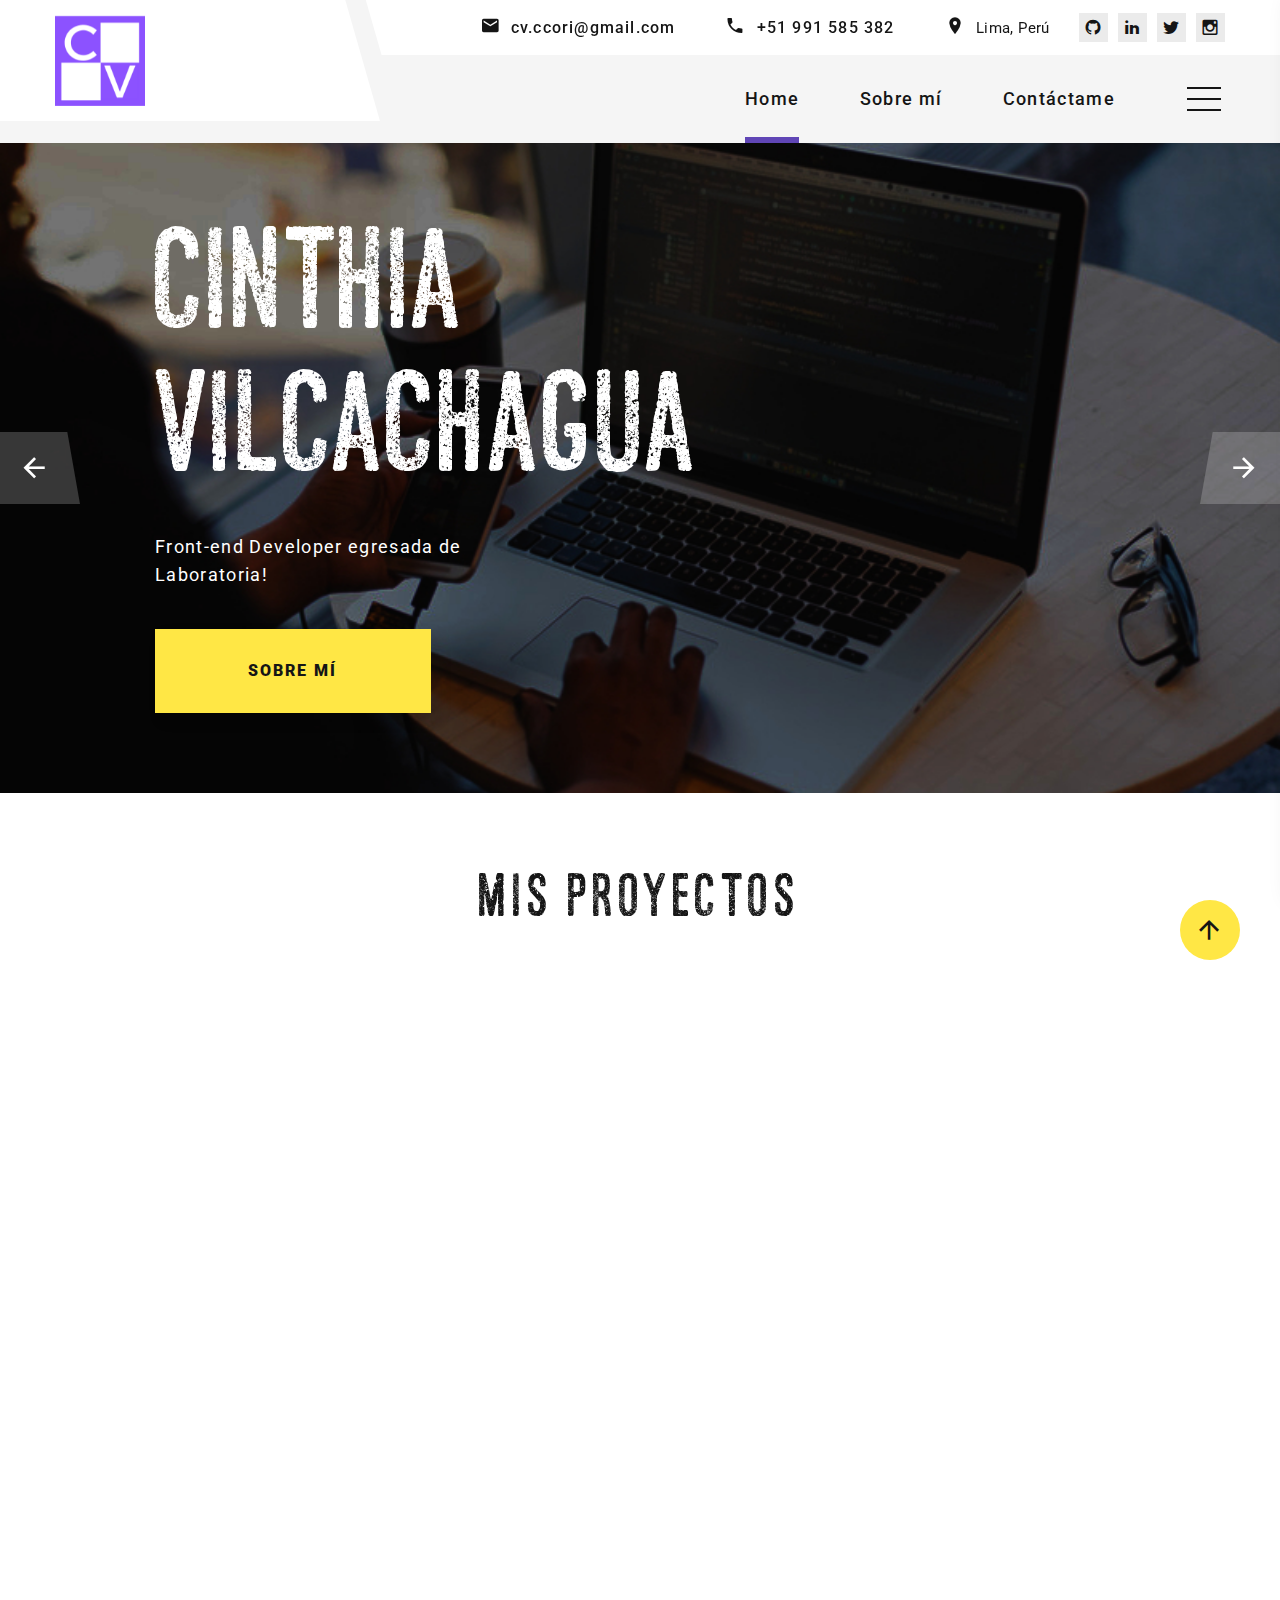
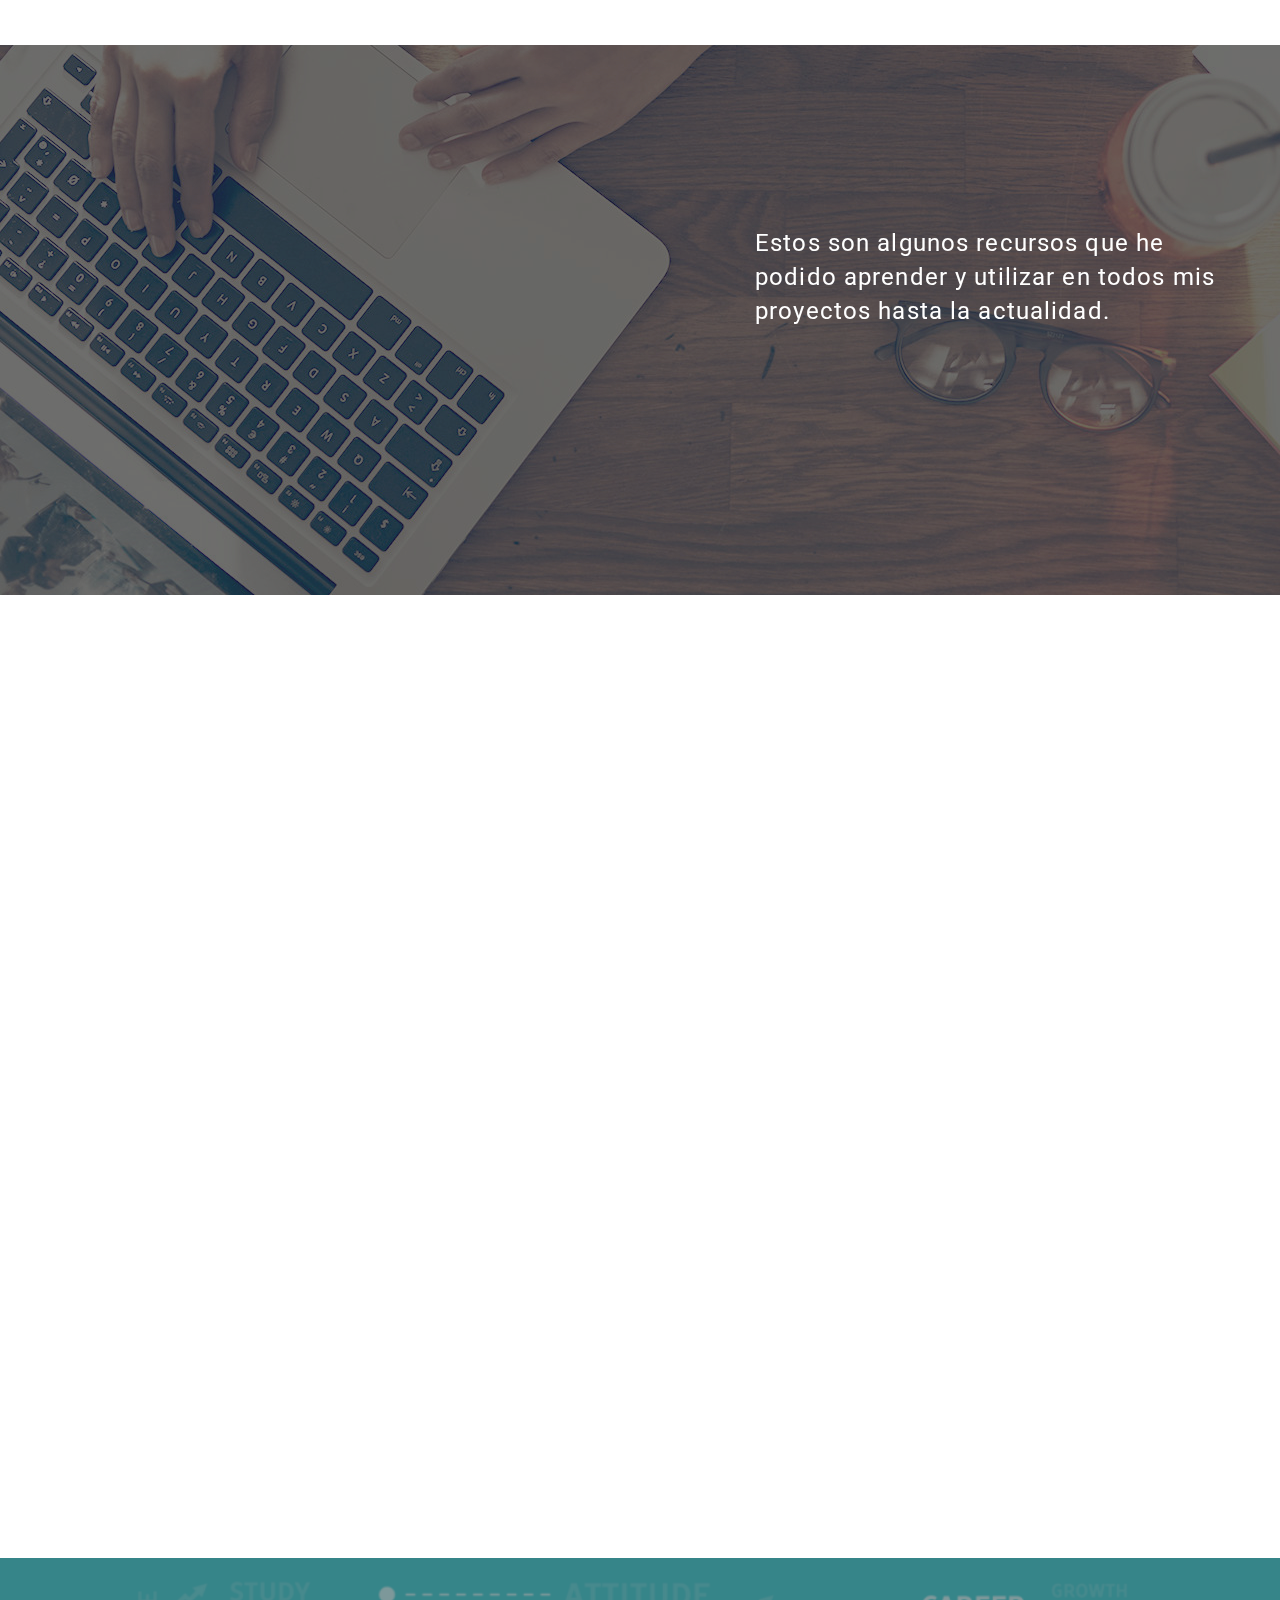
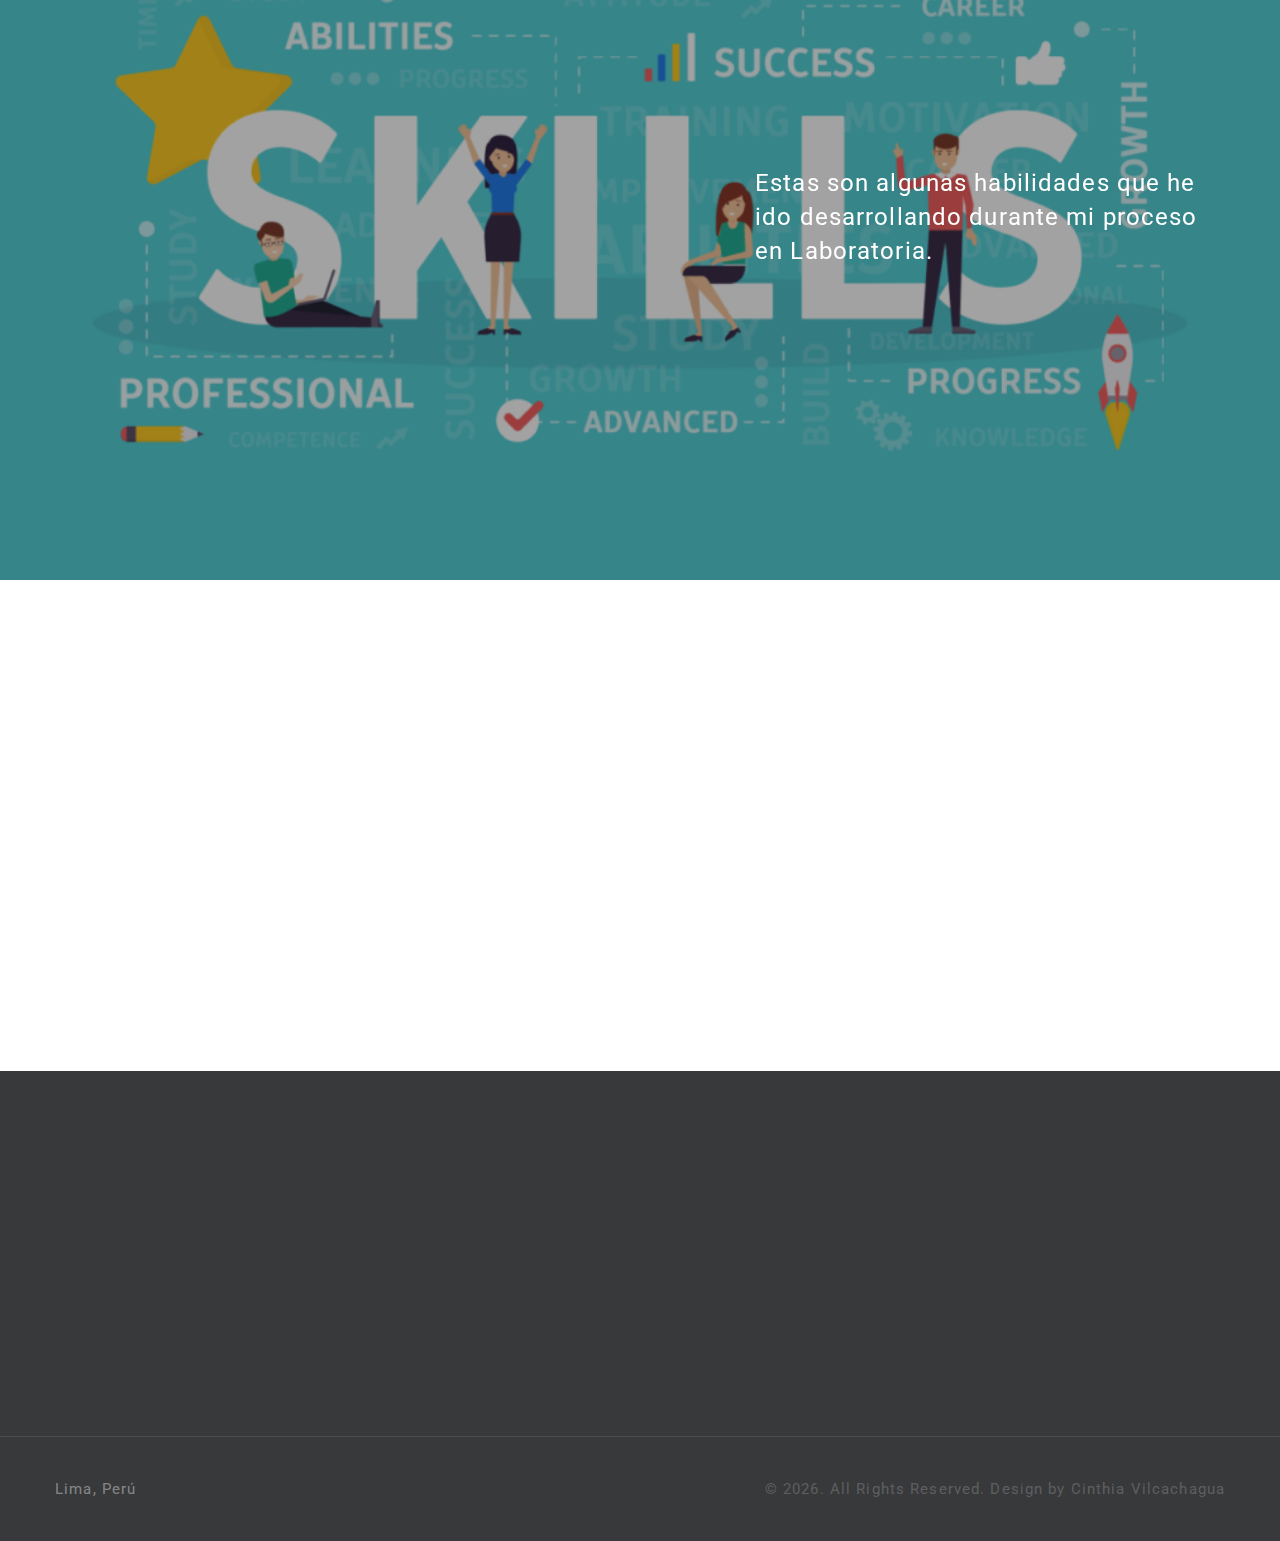
<file: src/index.html>
<!DOCTYPE html>
<html class="wide wow-animation" lang="en">
  <head>
    <title>Home</title>
    <meta name="format-detection" content="telephone=no">
    <meta name="viewport" content="width=device-width, height=device-height, initial-scale=1.0, maximum-scale=1.0, user-scalable=0">
    <meta http-equiv="X-UA-Compatible" content="IE=edge">
    <meta charset="utf-8">
    <link rel="icon" href="./images/Cinthia-minilogo.png" type="image/x-icon">
    <!-- Stylesheets-->
    <link rel="stylesheet" type="text/css" href="//fonts.googleapis.com/css?family=Roboto:100,300,300i,400,500,600,700,900%7CRaleway:500">
    <link rel="stylesheet" href="css/bootstrap.css">
    <link rel="stylesheet" href="css/fonts.css">
    <link rel="stylesheet" href="css/style.css">
    <!--[if lt IE 10]>
    <div style="background: #212121; padding: 10px 0; box-shadow: 3px 3px 5px 0 rgba(0,0,0,.3); clear: both; text-align:center; position: relative; z-index:1;"><a href="http://windows.microsoft.com/en-US/internet-explorer/"><img src="images/ie8-panel/warning_bar_0000_us.jpg" border="0" height="42" width="820" alt="You are using an outdated browser. For a faster, safer browsing experience, upgrade for free today."></a></div>
    <script src="js/html5shiv.min.js"></script>
    <![endif]-->
  </head>
  <body>
    <div class="preloader">
      <div class="wrapper-triangle">
        <div class="pen">
          <div class="line-triangle">
            <div class="triangle"></div>
            <div class="triangle"></div>
            <div class="triangle"></div>
            <div class="triangle"></div>
            <div class="triangle"></div>
            <div class="triangle"></div>
            <div class="triangle"></div>
          </div>
          <div class="line-triangle">
            <div class="triangle"></div>
            <div class="triangle"></div>
            <div class="triangle"></div>
            <div class="triangle"></div>
            <div class="triangle"></div>
            <div class="triangle"></div>
            <div class="triangle"></div>
          </div>
          <div class="line-triangle">
            <div class="triangle"></div>
            <div class="triangle"></div>
            <div class="triangle"></div>
            <div class="triangle"></div>
            <div class="triangle"></div>
            <div class="triangle"></div>
            <div class="triangle"></div>
          </div>
        </div>
      </div>
    </div>
    <div class="page">
      <!-- Page Header-->
      <header class="section page-header">
        <!-- RD Navbar-->
        <div class="rd-navbar-wrap">
          <nav class="rd-navbar rd-navbar-modern" data-layout="rd-navbar-fixed" data-sm-layout="rd-navbar-fixed" data-md-layout="rd-navbar-fixed" data-md-device-layout="rd-navbar-fixed" data-lg-layout="rd-navbar-static" data-lg-device-layout="rd-navbar-fixed" data-xl-layout="rd-navbar-static" data-xl-device-layout="rd-navbar-static" data-xxl-layout="rd-navbar-static" data-xxl-device-layout="rd-navbar-static" data-lg-stick-up-offset="56px" data-xl-stick-up-offset="56px" data-xxl-stick-up-offset="56px" data-lg-stick-up="true" data-xl-stick-up="true" data-xxl-stick-up="true">
            <div class="rd-navbar-inner-outer">
              <div class="rd-navbar-inner">
                <!-- RD Navbar Panel-->
                <div class="rd-navbar-panel">
                  <!-- RD Navbar Toggle-->
                  <button class="rd-navbar-toggle" data-rd-navbar-toggle=".rd-navbar-nav-wrap"><span></span></button>
                  <!-- RD Navbar Brand-->
                  <div class="rd-navbar-brand"><a class="brand" href="index.html"><img class="brand-logo-dark" src="./images/Cinthia-minilogo1.png" alt="" /></a></div>
                </div>
                <div class="rd-navbar-right rd-navbar-nav-wrap">
                  <div class="rd-navbar-aside">
                    <ul class="rd-navbar-contacts-2">
                      <li> 
                        <div class="unit unit-spacing-xs">
                          <div class="unit-left"><span class="icon mdi mdi-email"></span></div>
                          <div class="unit-body"><a class="mail" href="mailto:#">cv.ccori@gmail.com</a></div>
                        </div>    
                      </li>
                      <li>
                        <div class="unit unit-spacing-xs">
                          <div class="unit-left"><span class="icon mdi mdi-phone"></span></div>
                          <div class="unit-body"><a class="phone" href="tel:#">+51 991 585 382</a></div>
                        </div>
                      </li>
                      <li>
                        <div class="unit unit-spacing-xs">
                          <div class="unit-left"><span class="icon mdi mdi-map-marker"></span></div>
                          <div class="unit-body"><a class="address" href="#">Lima, Perú</a></div>
                        </div>
                      </li>
                    </ul>
                    <ul class="list-share-2">
                      <li><a class="icon mdi mdi-github-circle" href="https://github.com/CinthiaVilcachagua"></a></li>
                      <li><a class="icon mdi mdi-linkedin" href="https://www.linkedin.com/in/cinthiavilcachagua/"></a></li>
                      <li><a class="icon mdi mdi-twitter" href="https://twitter.com/CinthiaVilcach1"></a></li>
                      <li><a class="icon mdi mdi-instagram" href="#"></a></li>
                    </ul>
                  </div>
                  <div class="rd-navbar-main">
                    <!-- RD Navbar Nav-->
                    <ul class="rd-navbar-nav">
                      <li class="rd-nav-item active"><a class="rd-nav-link" href="index.html">Home</a>
                      </li>
                      <li class="rd-nav-item"><a class="rd-nav-link" href="about-us.html">Sobre mí</a>
                      </li>
                      
                      <li class="rd-nav-item"><a class="rd-nav-link" href="contacts.html">Contáctame</a>
                      </li>
                    </ul>
                  </div>
                </div>
                <div class="rd-navbar-project-hamburger rd-navbar-project-hamburger-open rd-navbar-fixed-element-1" data-multitoggle=".rd-navbar-inner" data-multitoggle-blur=".rd-navbar-wrap" data-multitoggle-isolate="data-multitoggle-isolate">
                  <div class="project-hamburger"><span class="project-hamburger-arrow"></span><span class="project-hamburger-arrow"></span><span class="project-hamburger-arrow"></span>
                  </div>
                </div>
                <div class="rd-navbar-project">
                  <div class="rd-navbar-project-header">
                    <h5 class="rd-navbar-project-title">Galería de fotos</h5>
                    <div class="rd-navbar-project-hamburger rd-navbar-project-hamburger-close" data-multitoggle=".rd-navbar-inner" data-multitoggle-blur=".rd-navbar-wrap" data-multitoggle-isolate="data-multitoggle-isolate">
                      <div class="project-close"><span></span><span></span></div>
                    </div>
                  </div>
                  <div class="rd-navbar-project-content rd-navbar-content">
                    <div>
                      <div class="row gutters-20" data-lightgallery="group">
                        <div class="col-6">
                          <!-- Foto 1-->
                          <article class="thumbnail thumbnail-creative"><a href="images/project-1-1200x800-original.jpg" data-lightgallery="item">
                              <div class="thumbnail-creative-figure"><img src="images/project-1-195x164.jpg" alt="" width="195" height="164"/>
                              </div>
                              <div class="thumbnail-creative-caption"><span class="icon thumbnail-creative-icon linearicons-magnifier"></span></div></a></article>
                        </div>
                        <div class="col-6">
                          <!-- Foro 2-->
                          <article class="thumbnail thumbnail-creative"><a href="images/project-2-1200x800-original.jpg" data-lightgallery="item">
                              <div class="thumbnail-creative-figure"><img src="images/project-2-195x164.jpg" alt="" width="195" height="164"/>
                              </div>
                              <div class="thumbnail-creative-caption"><span class="icon thumbnail-creative-icon linearicons-magnifier"></span></div></a></article>
                        </div>
                        <div class="col-6">
                          <!-- Foto 3-->
                          <article class="thumbnail thumbnail-creative"><a href="images/project-3-1200x800-original.jpg" data-lightgallery="item">
                              <div class="thumbnail-creative-figure"><img src="images/project-3-195x164.jpg" alt="" width="195" height="164"/>
                              </div>
                              <div class="thumbnail-creative-caption"><span class="icon thumbnail-creative-icon linearicons-magnifier"></span></div></a></article>
                        </div>
                        <div class="col-6">
                          <!-- Foto 4-->
                          <article class="thumbnail thumbnail-creative"><a href="images/project-4-1200x800-original.jpg" data-lightgallery="item">
                              <div class="thumbnail-creative-figure"><img src="images/project-4-195x164.jpg" alt="" width="195" height="164"/>
                              </div>
                              <div class="thumbnail-creative-caption"><span class="icon thumbnail-creative-icon linearicons-magnifier"></span></div></a></article>
                        </div>
                        <div class="col-6">
                          <!-- Foto 5-->
                          <article class="thumbnail thumbnail-creative"><a href="images/project-5-1200x800-original.jpg" data-lightgallery="item">
                              <div class="thumbnail-creative-figure"><img src="images/project-5-195x164.jpg" alt="" width="195" height="164"/>
                              </div>
                              <div class="thumbnail-creative-caption"><span class="icon thumbnail-creative-icon linearicons-magnifier"></span></div></a></article>
                        </div>
                        <div class="col-6">
                          <!-- Foto 6e-->
                          <article class="thumbnail thumbnail-creative"><a href="images/project-6-1200x800-original.jpg" data-lightgallery="item">
                              <div class="thumbnail-creative-figure"><img src="images/project-6-195x164.jpg" alt="" width="195" height="164"/>
                              </div>
                              <div class="thumbnail-creative-caption"><span class="icon thumbnail-creative-icon linearicons-magnifier"></span></div></a></article>
                        </div>
                      </div>
                    </div>
                  </div>
                </div>
              </div>
            </div>
          </nav>
        </div>
      </header>
      <!-- Swiper-->
      <section class="section swiper-container swiper-slider swiper-slider-2 swiper-slider-3" data-loop="true" data-autoplay="5000" data-simulate-touch="false" data-slide-effect="fade">
        <div class="swiper-wrapper text-sm-left">
          <div class="swiper-slide context-dark" data-slide-bg="./images/imagen1.jpg">
            <div class="swiper-slide-caption section-md">
              <div class="container">
                <div class="row">
                  <div class="col-sm-9 col-md-8 col-lg-7 col-xl-7 offset-lg-1 offset-xxl-0">
                    <h1 class=""><span class="d-inline-block" data-caption-animate="slideInUp" data-caption-delay="0">Cinthia Vilcachagua</span></h1>
                    <p class="big swiper-text" data-caption-animate="fadeInLeft" data-caption-delay="300">Front-end Developer egresada de Laboratoria!</p><a class="button button-lg button-primary button-winona button-shadow-2" href="about-us.html" data-caption-animate="fadeInUp" data-caption-delay="300">Sobre mí</a>
                  </div>
                </div>
              </div>
            </div>
          </div>
          <div class="swiper-slide context-dark" data-slide-bg="./images/imagen2.jpg">
            <div class="swiper-slide-caption section-md">
              <div class="container">
                <div class="row">
                  <div class="col-sm-8 col-lg-7 offset-lg-1 offset-xxl-0">
                    <h1 class=""><span class="d-inline-block" data-caption-animate="slideInDown" data-caption-delay="0">Front-end Developer</span></h1>
                    <p class="big swiper-text" data-caption-animate="fadeInRight" data-caption-delay="300">El único limite que tiene el código es el que cada persona crea.</p>
                    <div class="button-wrap oh"><a class="button button-lg button-primary button-winona button-shadow-2" href="https://drive.google.com/open?id=1ZoIomPz6py47MBXJ3QSpJIkM6CI326ws" data-caption-animate="slideInUp" data-caption-delay="0">Mi CV</a></div>
                  </div>
                </div>
              </div>
            </div>
          </div>
        </div>
        <!-- Swiper Pagination-->
        <div class="swiper-pagination" data-bullet-custom="true"></div>
        <!-- Swiper Navigation-->
        <div class="swiper-button-prev">
          <div class="preview">
            <div class="preview__img"></div>
          </div>
          <div class="swiper-button-arrow"></div>
        </div>
        <div class="swiper-button-next">
          <div class="swiper-button-arrow"></div>
          <div class="preview">
            <div class="preview__img"></div>
          </div>
        </div>
      </section>
      <!-- What We Offer-->
      <section class="section section-md bg-default">
        <div class="container">
          <h3 class="oh-desktop"><span class="d-inline-block wow slideInDown">Mis proyectos</span></h3>
          <div class="row row-md row-30">
            <div class="col-sm-6 col-lg-4">
              <div class="oh-desktop">
                <!-- Services Terri-->
                <article class="services-terri wow slideInUp">
                  <div class="services-terri-figure"><img src="images/menu-1-370x278.jpg" alt="" width="370" height="278"/>
                  </div>
                  <div class="services-terri-caption"><span class="services-terri-icon linearicons-leaf"></span>
                    <h5 class="services-terri-title"><a href="#">Trivia</a></h5>
                  </div>
                </article>
              </div>
            </div>
            <div class="col-sm-6 col-lg-4">
              <div class="oh-desktop">
                <!-- Services Terri-->
                <article class="services-terri wow slideInDown">
                  <div class="services-terri-figure"><img src="images/menu-2-370x278.jpg" alt="" width="370" height="278"/>
                  </div>
                  <div class="services-terri-caption"><span class="services-terri-icon linearicons-map2"><a href="https://github.com/CinthiaVilcachagua/lim-2018-11-bc-core-am-cipher"></a></span>  
                    <h5 class="services-terri-title"><a href="https://github.com/CinthiaVilcachagua/lim-2018-11-bc-core-am-cipher">Cipher</a></h5>
                  </div>
                </article>
              </div>
            </div>
            <div class="col-sm-6 col-lg-4">
              <div class="oh-desktop">
                <!-- Services Terri-->
                <article class="services-terri wow slideInUp">
                  <div class="services-terri-figure"><img src="images/menu-3-370x278.jpg" alt="" width="370" height="278"/>
                  </div>
                  <div class="services-terri-caption"><span class="services-terri-icon linearicons-rocket"></span>
                    <h5 class="services-terri-title"><a href="https://github.com/CinthiaVilcachagua/lim-2018-11-bc-core-am-data-lovers">Data Lol</a></h5>
                  </div>
                </article>
              </div>
            </div>
            <div class="col-sm-6 col-lg-4">
              <div class="oh-desktop">
                <!-- Services Terri-->
                <article class="services-terri wow slideInDown">
                  <div class="services-terri-figure"><img src="images/menu-4-370x278.jpg" alt="" width="370" height="278"/>
                  </div>
                  <div class="services-terri-caption"><span class="services-terri-icon linearicons-thumbs-up"></span>
                    <h5 class="services-terri-title"><a href="https://github.com/CinthiaVilcachagua/scl-2018-12-bc-core-data-lovers">Worldbank</a></h5>
                  </div>
                </article>
              </div>
            </div>
            <div class="col-sm-6 col-lg-4">
              <div class="oh-desktop">
                <!-- Services Terri-->
                <article class="services-terri wow slideInUp">
                  <div class="services-terri-figure"><img src="images/menu-5-370x278.jpg" alt="" width="370" height="278"/>
                  </div>
                  <div class="services-terri-caption"><span class="services-terri-icon linearicons-users"></span>
                    <h5 class="services-terri-title"><a href="https://github.com/CinthiaVilcachagua/comunal-co">Reto-Comunal</a></h5>
                  </div>
                </article>
              </div>
            </div>
            <div class="col-sm-6 col-lg-4">
              <div class="oh-desktop">
                <!-- Services Terri-->
                <article class="services-terri wow slideInDown">
                  <div class="services-terri-figure"><img src="images/menu-6-370x278.jpg" alt="" width="370" height="278"/>
                  </div>
                  <div class="services-terri-caption"><span class="services-terri-icon linearicons-home"></span>
                    <h5 class="services-terri-title"><a href="https://github.com/CinthiaVilcachagua/app-rimac-seguros">Reto-Rimac</a></h5>
                  </div>
                </article>
              </div>
            </div>
          </div>
        </div>
      </section>

      <!-- Section CTA-->
      <section class="primary-overlay section parallax-container" data-parallax-img="./images/portada3.jpg">
        <div class="parallax-content section-xl context-dark text-md-left">
          <div class="container">
            <div class="row justify-content-end">
              <div class="col-sm-8 col-md-7 col-lg-5">
                <div class="cta-modern">
                  <h3 class="cta-modern-title wow fadeInRight">Hábilidades Técnicas</h3>
                  <p class="lead">Estos son algunos recursos que he podido aprender y utilizar en todos mis proyectos hasta la actualidad.</p>
                  <p class="cta-modern-text oh-desktop" data-wow-delay=".1s"><span class="cta-modern-decor wow slideInLeft"></span><span class="d-inline-block wow slideInDown">Cinthia Vilcachagua, Front-end</span></p><a class="button button-md button-secondary-2 button-winona wow fadeInUp" href="#" data-wow-delay=".2s">Ver los recursos</a>
                </div>
              </div>
            </div>
          </div>
        </div>
      </section>

      <!-- Recursos-->
      <section class="section section-lg bg-default">
        <div class="container">
          <h3 class="oh-desktop"><span class="d-inline-block wow slideInUp">Recursos para los proyectos</span></h3>
          <div class="row row-lg row-30">
            <div class="col-sm-6 col-lg-4 col-xl-3">
              <!-- Product-->
              <article class="product wow fadeInLeft" data-wow-delay=".15s">
                <div class="product-figure"><img src="./images/JavaScript.png" alt="" width="161" height="162"/>
                </div>
                <div class="product-rating"><span class="mdi mdi-star"></span><span class="mdi mdi-star"></span><span class="mdi mdi-star"></span><span class="mdi mdi-star"></span><span class="mdi mdi-star text-gray-13"></span>
                </div>
                <h6 class="product-title">Javascript(EMS 6)</h6>
                <!--<div class="product-button">
                  <div class="button-wrap"><a class="button button-xs button-primary button-winona" href="#">Add to cart</a></div>
                  <div class="button-wrap"><a class="button button-xs button-secondary button-winona" href="#">View Product</a></div>
                </div>-->
              </article>
            </div>
            <div class="col-sm-6 col-lg-4 col-xl-3">
              <!-- Product-->
              <article class="product wow fadeInLeft" data-wow-delay=".1s">
                <div class="product-figure"><img src="./images/html.png" alt="" width="161" height="162"/>
                </div>
                <div class="product-rating"><span class="mdi mdi-star"></span><span class="mdi mdi-star"></span><span class="mdi mdi-star"></span><span class="mdi mdi-star"></span><span class="mdi mdi-star"></span>
                </div>
                <h6 class="product-title">HTML 5</h6>
                <!-- <div class="product-button">
                  <div class="button-wrap"><a class="button button-xs button-primary button-winona" href="#">Add to cart</a></div>
                  <div class="button-wrap"><a class="button button-xs button-secondary button-winona" href="#">View Product</a></div>
                </div> -->
              </article>
            </div>
            <div class="col-sm-6 col-lg-4 col-xl-3">
              <!-- Product-->
              <article class="product wow fadeInLeft" data-wow-delay=".05s">
                <div class="product-figure"><img src="./images/css.png" alt="" width="161" height="162"/>
                </div>
                <div class="product-rating"><span class="mdi mdi-star"></span><span class="mdi mdi-star"></span><span class="mdi mdi-star"></span><span class="mdi mdi-star"></span><span class="mdi mdi-star text-gray-13"></span>
                </div>
                <h6 class="product-title">CSS 3</h6>
                <!-- <div class="product-button">
                  <div class="button-wrap"><a class="button button-xs button-primary button-winona" href="#">Add to cart</a></div>
                  <div class="button-wrap"><a class="button button-xs button-secondary button-winona" href="#">View Product</a></div>
                </div> -->
              </article>
            </div>
            <div class="col-sm-6 col-lg-4 col-xl-3">
              <!-- Product-->
              <article class="product wow fadeInLeft" data-wow-delay=".05s">
                <div class="product-figure"><img src="./images/firebase.png" alt="" width="161" height="162"/>
                </div>
                <div class="product-rating"><span class="mdi mdi-star"></span><span class="mdi mdi-star"></span><span class="mdi mdi-star"></span><span class="mdi mdi-star text-gray-13"></span><span class="mdi mdi-star text-gray-13"></span>
                </div>
                <h6 class="product-title">Firebase</h6>
                <!-- <div class="product-button">
                  <div class="button-wrap"><a class="button button-xs button-primary button-winona" href="#">Add to cart</a></div>
                  <div class="button-wrap"><a class="button button-xs button-secondary button-winona" href="#">View Product</a></div>
                </div> -->
              </article>
            </div>
            <div class="col-sm-6 col-lg-4 col-xl-3">
              <!-- Product-->
              <article class="product wow fadeInLeft" data-wow-delay=".05s">
                <div class="product-figure"><img src="./images/react2.png" alt="" width="161" height="162"/>
                </div>
                <div class="product-rating"><span class="mdi mdi-star"></span><span class="mdi mdi-star"></span><span class="mdi mdi-star"></span><span class="mdi mdi-star text-gray-13"></span><span class="mdi mdi-star text-gray-13"></span>
                </div>
                <h6 class="product-title">React.js</h6>
                <!-- <div class="product-button">
                  <div class="button-wrap"><a class="button button-xs button-primary button-winona" href="#">Add to cart</a></div>
                  <div class="button-wrap"><a class="button button-xs button-secondary button-winona" href="#">View Product</a></div>
                </div> -->
              </article>
            </div>
            <div class="col-sm-6 col-lg-4 col-xl-3">
              <!-- Product-->
              <article class="product wow fadeInLeft" data-wow-delay=".05s">
                <div class="product-figure"><img src="./images/bootstrap.png" alt="" width="161" height="162"/>
                </div>
                <div class="product-rating"><span class="mdi mdi-star"></span><span class="mdi mdi-star"></span><span class="mdi mdi-star"></span><span class="mdi mdi-star text-gray-13"></span><span class="mdi mdi-star text-gray-13"></span>
                </div>
                <h6 class="product-title">Bootstrap</h6>
                <!-- <div class="product-button">
                  <div class="button-wrap"><a class="button button-xs button-primary button-winona" href="#">Add to cart</a></div>
                  <div class="button-wrap"><a class="button button-xs button-secondary button-winona" href="#">View Product</a></div>
                </div> -->
              </article>
            </div>
            <div class="col-sm-6 col-lg-4 col-xl-3">
              <!-- Product-->
              <article class="product wow fadeInLeft">
                <div class="product-figure"><img src="./images/node.png" alt="" width="161" height="162"/>
                </div>
                <div class="product-rating"><span class="mdi mdi-star"></span><span class="mdi mdi-star"></span><span class="mdi mdi-star"></span><span class="mdi mdi-star text-gray-13"></span><span class="mdi mdi-star text-gray-13"></span>
                </div>
                <h6 class="product-title">Node.js</h6>
                <!-- <div class="product-button">
                  <div class="button-wrap"><a class="button button-xs button-primary button-winona" href="#">Add to cart</a></div>
                  <div class="button-wrap"><a class="button button-xs button-secondary button-winona" href="#">View Product</a></div>
                </div> -->
              </article>
            </div>
            <div class="col-sm-6 col-lg-4 col-xl-3">
              <!-- Product-->
              <article class="product wow fadeInLeft" data-wow-delay=".05s">
                <div class="product-figure"><img src="./images/wordPress.jpg" alt="" width="161" height="162"/>
                </div>
                <div class="product-rating"><span class="mdi mdi-star"></span><span class="mdi mdi-star"></span><span class="mdi mdi-star"></span><span class="mdi mdi-star text-gray-13"></span><span class="mdi mdi-star text-gray-13"></span>
                </div>
                <h6 class="product-title">WordPress</h6>
                <!-- <div class="product-button">
                  <div class="button-wrap"><a class="button button-xs button-primary button-winona" href="#">Add to cart</a></div>
                  <div class="button-wrap"><a class="button button-xs button-secondary button-winona" href="#">View Product</a></div>
                </div> -->
              </article>
            </div>
          </div>
        </div>
      </section>

      <!-- Section CTA-->
      <section class="primary-overlay section parallax-container" data-parallax-img="./images/Soft.png">
        <div class="parallax-content section-xxl context-dark text-md-left">
          <div class="container">
            <div class="row justify-content-end">
              <div class="col-sm-9 col-md-7 col-lg-5">
                <div class="cta-modern">
                  <h3 class="cta-modern-title cta-modern-title-2 oh-desktop"><span class="d-inline-block wow fadeInLeft">Habilidades Blandas</span></h3>
                  <p class="lead">Estas son algunas habilidades que he ido desarrollando durante mi proceso en Laboratoria.</p>
                  <p class="cta-modern-text cta-modern-text-2 oh-desktop" data-wow-delay=".1s"><span class="cta-modern-decor cta-modern-decor-2 wow slideInLeft"></span><span class="d-inline-block wow slideInUp">Soft skills!</span></p><a class="button button-lg button-secondary button-winona wow fadeInRight" href="contacts.html" data-wow-delay=".2s">contact us</a>
                </div>
              </div>
            </div>
          </div>
        </div>
      </section>

      <!-- Section Services  Last section-->
      <section class="section section-sm bg-default">
        <div class="container">
          <div class="owl-carousel owl-style-11 dots-style-2" data-items="1" data-sm-items="1" data-lg-items="2" data-xl-items="4" data-margin="30" data-dots="true" data-mouse-drag="true" data-rtl="true">
            <article class="box-icon-megan wow fadeInUp">
              <div class="box-icon-megan-header">
                <div class="box-icon-megan-icon linearicons-users"></div>
              </div>
              <h5 class="box-icon-megan-title"><a href="#">Trabajo en Equipo</a></h5>
              <p class="box-icon-megan-text">Trabajo junto a mi equipo para alcanzar una meta en común compartiendo ideas y conocimientos.</p>
            </article>
            <article class="box-icon-megan wow fadeInUp" data-wow-delay=".05s">
              <div class="box-icon-megan-header">
                <div class="box-icon-megan-icon linearicons-map2"></div>
              </div>
              <h5 class="box-icon-megan-title"><a href="#">Metodología Agile</a></h5>
              <p class="box-icon-megan-text">Trabajo con perfiles multidisciplinarios para lograr el desarrollo de productos y servicios de calidad que precisan rapidez y flexibilidad.</p>
            </article>
            <article class="box-icon-megan wow fadeInUp" data-wow-delay=".1s">
              <div class="box-icon-megan-header">
                <div class="box-icon-megan-icon linearicons-rocket"></div>
              </div>
              <h5 class="box-icon-megan-title"><a href="#">Proactividad/Creatividad</a></h5>
              <p class="box-icon-megan-text">Genero propuestas originales en base a nuevas ideas o conceptos.</p>
            </article>
            <article class="box-icon-megan wow fadeInUp" data-wow-delay=".15s">
              <div class="box-icon-megan-header">
                <div class="box-icon-megan-icon linearicons-thumbs-up"></div>
              </div>
              <h5 class="box-icon-megan-title"><a href="#">Growth Mindset</a></h5>
              <p class="box-icon-megan-text">Constantemente reto a mi mente a mantenerse en modo de auto aprendizaje.</p>
            </article>
          </div>
        </div>
      </section>
      
      <!-- Page Footer-->
      <footer class="section footer-modern context-dark footer-modern-2">
        <div class="footer-modern-line">
          <div class="container">
            <div class="row row-50">
              <div class="col-md-6 col-lg-4">
                <h5 class="footer-modern-title oh-desktop"><span class="d-inline-block wow slideInLeft">Hab. técnicas</span></h5>
                <ul class="footer-modern-list d-inline-block d-sm-block wow fadeInUp">
                  <li><a href="#">Javascript(EMS 6)</a></li>
                  <li><a href="#">HTML 5</a></li>
                  <li><a href="#">CSS 3</a></li>
                  <li><a href="#">Firebase</a></li>
                  <li><a href="#">Node.js</a></li>
                  <li><a href="#">React</a></li>
                  <li><a href="#">Bootstrap</a></li>
                  <li><a href="#">Chart.js</a></li>
                </ul>
              </div>
              <div class="col-md-6 col-lg-4 col-xl-3">
                <h5 class="footer-modern-title oh-desktop"><span class="d-inline-block wow slideInLeft">Aptitudes</span></h5>
                <ul class="footer-modern-list d-inline-block d-sm-block wow fadeInUp">
                  <li><a href="#">Metodología Agile</a></li>
                  <li><a href="#">Autoaprendizaje</a></li>
                  <li><a href="#">Trabajo en Equipo</a></li>
                  <li><a href="#">Proacividad</a></li>
                  <li><a href="#">Liderazgo</a></li>
                  <li><a href="#">Adaptabilidad</a></li>
                  <li><a href="#">Creatividad</a></li>
                </ul>
              </div>
              <div class="col-lg-4 col-xl-5">
                  <h5 class="footer-modern-title oh-desktop"><span class="d-inline-block wow slideInLeft">Redes Sociales</span></h5>
                <div class="footer-modern-contacts wow slideInUp">
                  <div class="unit unit-spacing-sm align-items-center">
                    <div class="unit-left"><span class="icon icon-24 mdi mdi-phone"></span></div>
                    <div class="unit-body"><a class="phone" href="tel:#">+51 991 585 382</a></div>
                  </div>
                </div>
                <div class="margen"> </div>
                <div class="footer-modern-contacts wow slideInDown">
                  <div class="unit unit-spacing-sm align-items-center">
                    <div class="unit-left"><span class="icon mdi mdi-email"></span></div>
                    <div class="unit-body"><a class="mail" href="mailto:#">cv.ccori@gmail.com</a></div>
                  </div>
                </div>
                <div class="margen"></div>
                <!-- Redes Sociales-->
                <div class="wow slideInRight">
                  <ul class="list-inline footer-social-list footer-social-list-2 footer-social-list-3">
                    <li><a class="icon mdi mdi-github-circle" href="https://github.com/CinthiaVilcachagua"></a></li>
                    <li><a class="icon mdi mdi-linkedin" href="https://www.linkedin.com/in/cinthiavilcachagua/"></a></li>
                    <li><a class="icon mdi mdi-twitter" href="https://twitter.com/CinthiaVilcach1"></a></li>
                    <li><a class="icon mdi mdi-instagram" href="#"></a></li>
                  </ul>
                </div>
              </div>
            </div>
          </div>
        </div>
        <div class="footer-modern-line-3">
          <div class="container">
            <div class="row row-10 justify-content-between">
              <div class="col-md-6"><span>Lima, Perú</span></div>
              <div class="col-md-auto">
                <!-- Rights-->
                <p class="rights"><span>&copy;&nbsp;</span><span class="copyright-year"></span><span></span><span>.&nbsp;</span><span>All Rights Reserved.</span><span> Design&nbsp;by&nbsp;<a href="#">Cinthia Vilcachagua</a></span></p>
              </div>
            </div>
          </div>
        </div>
      </footer>
    </div>
    <!-- Global Mailform Output-->
    <div class="snackbars" id="form-output-global"></div>
    <!-- Javascript-->
    <script src="js/core.min.js"></script>
    <script src="js/script.js"></script>
    <!-- coded by Cinthia vilcachagua-->
  </body>
</html>
</file>
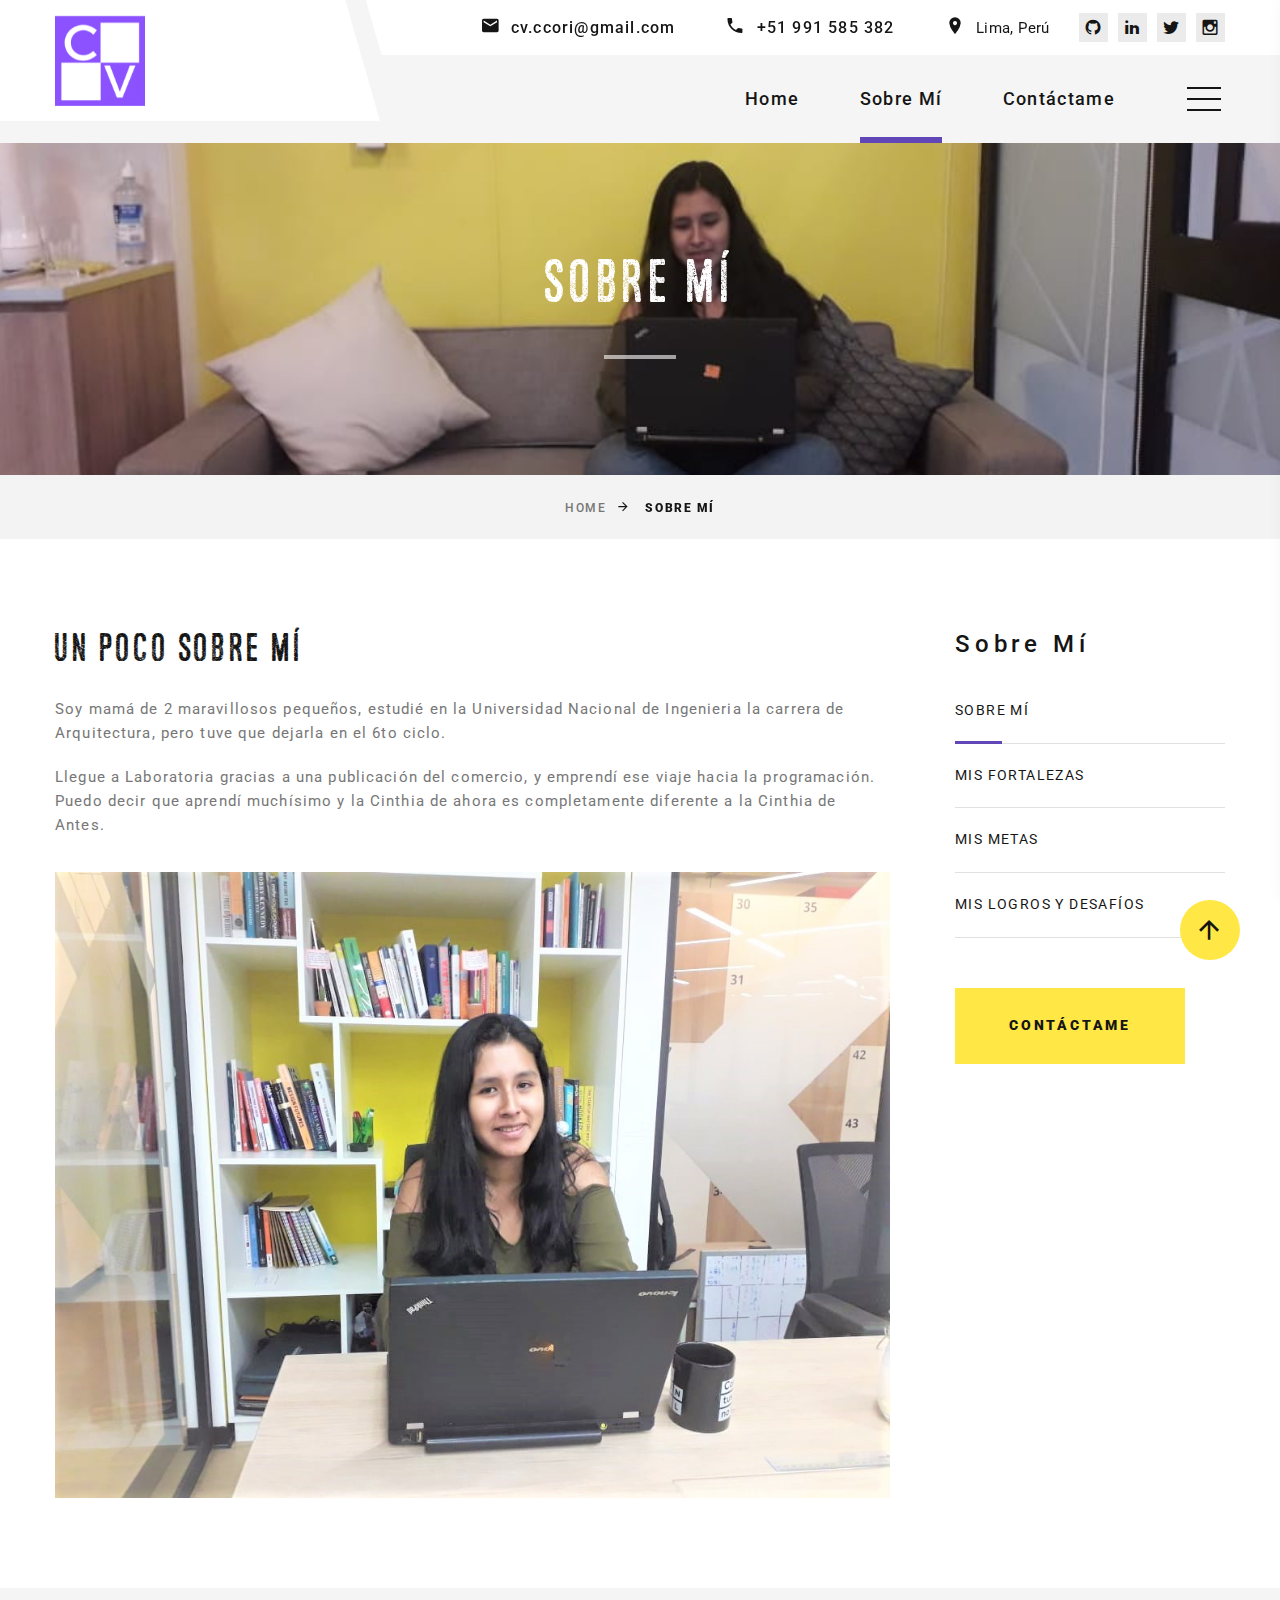
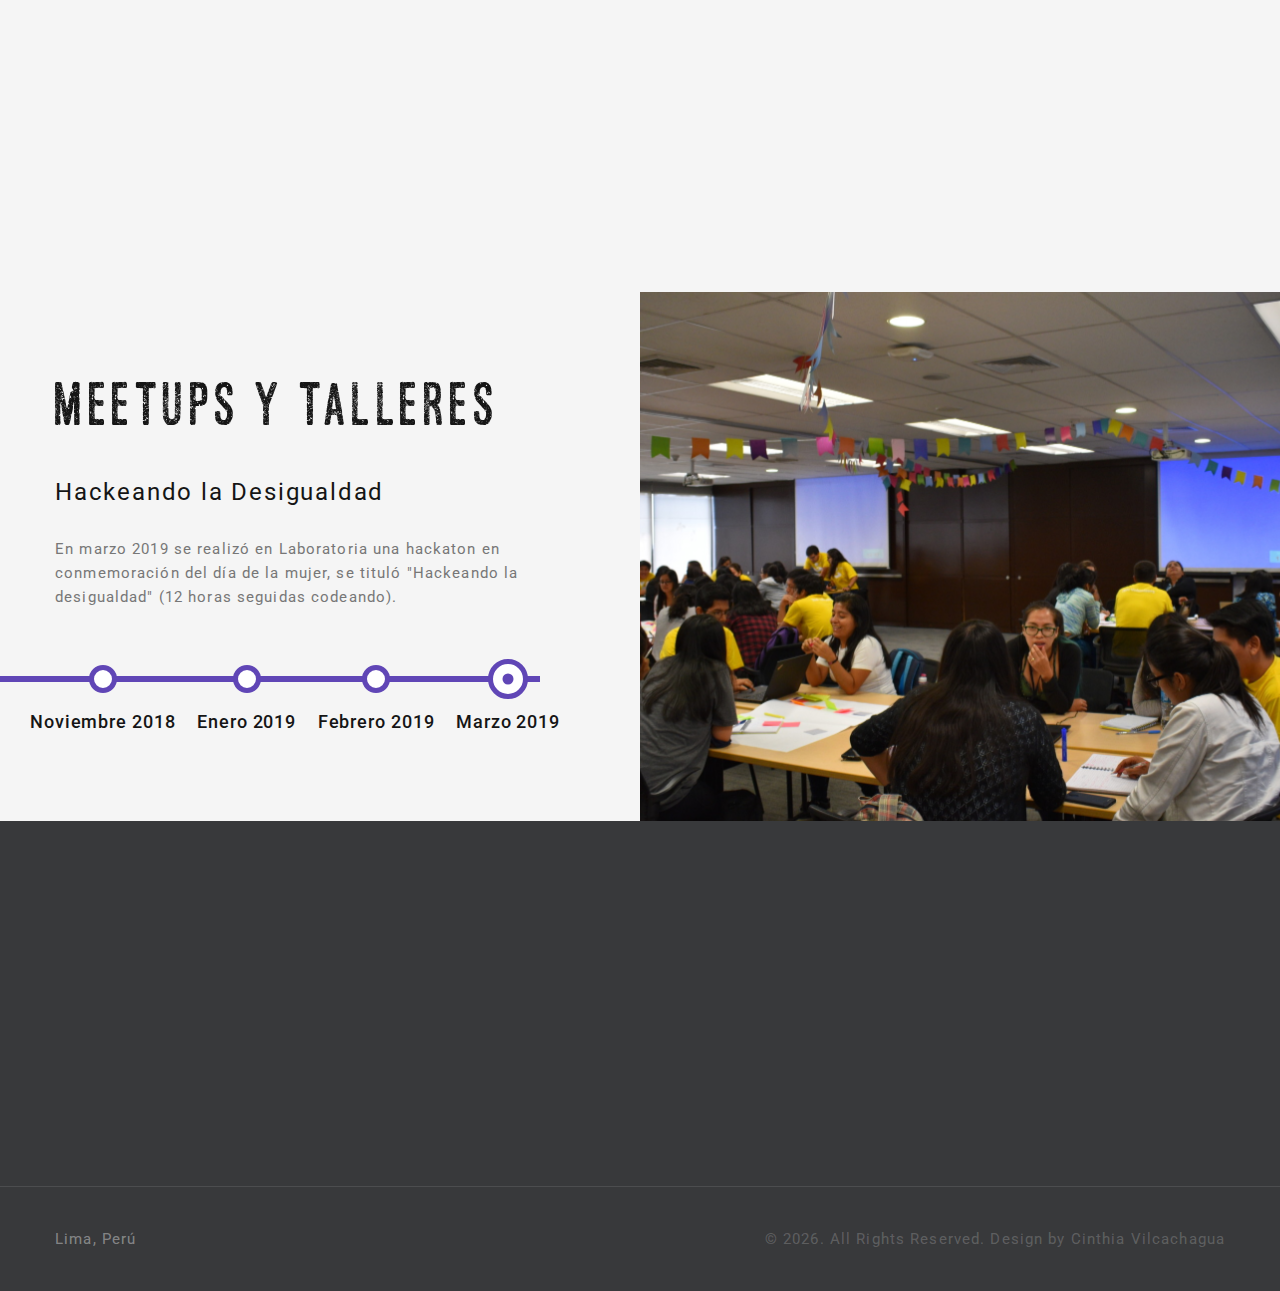
<file: src/about-us.html>
<!DOCTYPE html>
<html class="wide wow-animation" lang="en">
  <head>
    <title>Sobre mí</title>
    <meta name="format-detection" content="telephone=no">
    <meta name="viewport" content="width=device-width, height=device-height, initial-scale=1.0, maximum-scale=1.0, user-scalable=0">
    <meta http-equiv="X-UA-Compatible" content="IE=edge">
    <meta charset="utf-8">
    <link rel="icon" href="./images/Cinthia-minilogo.png" type="image/x-icon">
    <!-- Stylesheets-->
    <link rel="stylesheet" type="text/css" href="//fonts.googleapis.com/css?family=Roboto:100,300,300i,400,500,600,700,900%7CRaleway:500">
    <link rel="stylesheet" href="css/bootstrap.css">
    <link rel="stylesheet" href="css/fonts.css">
    <link rel="stylesheet" href="css/style.css">
    <!--[if lt IE 10]>
    <div style="background: #212121; padding: 10px 0; box-shadow: 3px 3px 5px 0 rgba(0,0,0,.3); clear: both; text-align:center; position: relative; z-index:1;"><a href="http://windows.microsoft.com/en-US/internet-explorer/"><img src="images/ie8-panel/warning_bar_0000_us.jpg" border="0" height="42" width="820" alt="You are using an outdated browser. For a faster, safer browsing experience, upgrade for free today."></a></div>
    <script src="js/html5shiv.min.js"></script>
    <![endif]-->
  </head>
  <body>
    <div class="preloader">
      <div class="wrapper-triangle">
        <div class="pen">
          <div class="line-triangle">
            <div class="triangle"></div>
            <div class="triangle"></div>
            <div class="triangle"></div>
            <div class="triangle"></div>
            <div class="triangle"></div>
            <div class="triangle"></div>
            <div class="triangle"></div>
          </div>
          <div class="line-triangle">
            <div class="triangle"></div>
            <div class="triangle"></div>
            <div class="triangle"></div>
            <div class="triangle"></div>
            <div class="triangle"></div>
            <div class="triangle"></div>
            <div class="triangle"></div>
          </div>
          <div class="line-triangle">
            <div class="triangle"></div>
            <div class="triangle"></div>
            <div class="triangle"></div>
            <div class="triangle"></div>
            <div class="triangle"></div>
            <div class="triangle"></div>
            <div class="triangle"></div>
          </div>
        </div>
      </div>
    </div>
    <div class="page">
      <!-- Page Header-->
      <header class="section page-header">
        <!-- RD Navbar-->
        <div class="rd-navbar-wrap">
          <nav class="rd-navbar rd-navbar-modern" data-layout="rd-navbar-fixed" data-sm-layout="rd-navbar-fixed" data-md-layout="rd-navbar-fixed" data-md-device-layout="rd-navbar-fixed" data-lg-layout="rd-navbar-static" data-lg-device-layout="rd-navbar-fixed" data-xl-layout="rd-navbar-static" data-xl-device-layout="rd-navbar-static" data-xxl-layout="rd-navbar-static" data-xxl-device-layout="rd-navbar-static" data-lg-stick-up-offset="56px" data-xl-stick-up-offset="56px" data-xxl-stick-up-offset="56px" data-lg-stick-up="true" data-xl-stick-up="true" data-xxl-stick-up="true">
            <div class="rd-navbar-inner-outer">
              <div class="rd-navbar-inner">
                <!-- RD Navbar Panel-->
                <div class="rd-navbar-panel">
                  <!-- RD Navbar Toggle-->
                  <button class="rd-navbar-toggle" data-rd-navbar-toggle=".rd-navbar-nav-wrap"><span></span></button>
                  <!-- RD Navbar Brand-->
                  <div class="rd-navbar-brand"><a class="brand" href="index.html"><img class="brand-logo-dark" src="./images/Cinthia-minilogo1.png" alt="" width="198" height="66"/></a></div>
                </div>
                <div class="rd-navbar-right rd-navbar-nav-wrap">
                  <div class="rd-navbar-aside">
                    <ul class="rd-navbar-contacts-2">
                      <li> 
                        <div class="unit unit-spacing-xs">
                          <div class="unit-left"><span class="icon mdi mdi-email"></span></div>
                          <div class="unit-body"><a class="mail" href="mailto:#">cv.ccori@gmail.com</a></div>
                          </div>    
                      </li>
                      <li>
                        <div class="unit unit-spacing-xs">
                          <div class="unit-left"><span class="icon mdi mdi-phone"></span></div>
                          <div class="unit-body"><a class="phone" href="tel:#">+51 991 585 382</a></div>
                        </div>
                      </li>
                      <li>
                        <div class="unit unit-spacing-xs">
                          <div class="unit-left"><span class="icon mdi mdi-map-marker"></span></div>
                          <div class="unit-body"><a class="address" href="#">Lima, Perú</a></div>
                        </div>
                      </li>
                    </ul>
                    <ul class="list-share-2">
                      <li><a class="icon mdi mdi-github-circle" href="https://github.com/CinthiaVilcachagua"></a></li>
                      <li><a class="icon mdi mdi-linkedin" href="https://www.linkedin.com/in/cinthiavilcachagua/"></a></li>
                      <li><a class="icon mdi mdi-twitter" href="https://twitter.com/CinthiaVilcach1"></a></li>
                      <li><a class="icon mdi mdi-instagram" href="#"></a></li>
                    </ul>
                  </div>
                  <div class="rd-navbar-main">
                    <!-- RD Navbar Nav-->
                    <ul class="rd-navbar-nav">
                      <li class="rd-nav-item"><a class="rd-nav-link" href="index.html">Home</a>
                      </li>
                      <li class="rd-nav-item active"><a class="rd-nav-link" href="about-us.html">Sobre Mí</a>
                      </li>
                      <!--<li class="rd-nav-item"><a class="rd-nav-link" href="typography.html">Proyectos</a>
                      </li> -->
                      <li class="rd-nav-item"><a class="rd-nav-link" href="contacts.html">Contáctame</a>
                      </li>
                    </ul>
                  </div>
                </div>
                <div class="rd-navbar-project-hamburger rd-navbar-project-hamburger-open rd-navbar-fixed-element-1" data-multitoggle=".rd-navbar-inner" data-multitoggle-blur=".rd-navbar-wrap" data-multitoggle-isolate="data-multitoggle-isolate">
                  <div class="project-hamburger"><span class="project-hamburger-arrow"></span><span class="project-hamburger-arrow"></span><span class="project-hamburger-arrow"></span>
                  </div>
                </div>
                <div class="rd-navbar-project">
                  <div class="rd-navbar-project-header">
                    <h5 class="rd-navbar-project-title">Galería de fotos</h5>
                    <div class="rd-navbar-project-hamburger rd-navbar-project-hamburger-close" data-multitoggle=".rd-navbar-inner" data-multitoggle-blur=".rd-navbar-wrap" data-multitoggle-isolate="data-multitoggle-isolate">
                      <div class="project-close"><span></span><span></span></div>
                    </div>
                  </div>
                  <div class="rd-navbar-project-content rd-navbar-content">
                    <div>
                      <div class="row gutters-20" data-lightgallery="group">
                        <div class="col-6">
                          <!-- Foto 1-->
                          <article class="thumbnail thumbnail-creative"><a href="images/project-1-1200x800-original.jpg" data-lightgallery="item">
                              <div class="thumbnail-creative-figure"><img src="images/project-1-195x164.jpg" alt="" width="195" height="164"/>
                              </div>
                              <div class="thumbnail-creative-caption"><span class="icon thumbnail-creative-icon linearicons-magnifier"></span></div></a></article>
                        </div>
                        <div class="col-6">
                          <!-- Foto 2-->
                          <article class="thumbnail thumbnail-creative"><a href="images/project-2-1200x800-original.jpg" data-lightgallery="item">
                              <div class="thumbnail-creative-figure"><img src="images/project-2-195x164.jpg" alt="" width="195" height="164"/>
                              </div>
                              <div class="thumbnail-creative-caption"><span class="icon thumbnail-creative-icon linearicons-magnifier"></span></div></a></article>
                        </div>
                        <div class="col-6">
                          <!-- Foto 3-->
                          <article class="thumbnail thumbnail-creative"><a href="images/project-3-1200x800-original.jpg" data-lightgallery="item">
                              <div class="thumbnail-creative-figure"><img src="images/project-3-195x164.jpg" alt="" width="195" height="164"/>
                              </div>
                              <div class="thumbnail-creative-caption"><span class="icon thumbnail-creative-icon linearicons-magnifier"></span></div></a></article>
                        </div>
                        <div class="col-6">
                          <!-- Foto 4-->
                          <article class="thumbnail thumbnail-creative"><a href="images/project-4-1200x800-original.jpg" data-lightgallery="item">
                              <div class="thumbnail-creative-figure"><img src="images/project-4-195x164.jpg" alt="" width="195" height="164"/>
                              </div>
                              <div class="thumbnail-creative-caption"><span class="icon thumbnail-creative-icon linearicons-magnifier"></span></div></a></article>
                        </div>
                        <div class="col-6">
                          <!-- Foto 5-->
                          <article class="thumbnail thumbnail-creative"><a href="images/project-5-1200x800-original.jpg" data-lightgallery="item">
                              <div class="thumbnail-creative-figure"><img src="images/project-5-195x164.jpg" alt="" width="195" height="164"/>
                              </div>
                              <div class="thumbnail-creative-caption"><span class="icon thumbnail-creative-icon linearicons-magnifier"></span></div></a></article>
                        </div>
                        <div class="col-6">
                          <!-- Foto 6-->
                          <article class="thumbnail thumbnail-creative"><a href="images/project-6-1200x800-original.jpg" data-lightgallery="item">
                              <div class="thumbnail-creative-figure"><img src="images/project-6-195x164.jpg" alt="" width="195" height="164"/>
                              </div>
                              <div class="thumbnail-creative-caption"><span class="icon thumbnail-creative-icon linearicons-magnifier"></span></div></a></article>
                        </div>
                      </div>
                    </div>
                  </div>
                </div>
              </div>
            </div>
          </nav>
        </div>
      </header>
      <!-- parallax top-->
      <!-- Breadcrumbs -->
      <section class="bg-gray-7">
        <div class="breadcrumbs-custom box-transform-wrap context-dark">
          <div class="container">
            <h3 class="breadcrumbs-custom-title">Sobre mí</h3>
            <div class="breadcrumbs-custom-decor"></div>
          </div>
          <div class="box-transform" style="background-image: url(./images/codeando.jpeg);"></div>
        </div>
        <div class="container">
          <ul class="breadcrumbs-custom-path">
            <li><a href="index.html">Home</a></li>
            <li class="active">Sobre mí</li>
          </ul>
        </div>
      </section>
      <section class="section section-lg bg-default">
        <div class="container">
          <div class="tabs-custom row row-50 justify-content-center flex-lg-row-reverse text-center text-md-left" id="tabs-4">
            <div class="col-lg-4 col-xl-3">
              <h5 class="text-spacing-200 text-capitalize">Sobre Mí</h5>
              <ul class="nav list-category list-category-down-md-inline-block">
                <li class="list-category-item wow fadeInRight" role="presentation" data-wow-delay="0s"><a class="active" href="#tabs-4-1" data-toggle="tab">Sobre mí</a></li>
                <li class="list-category-item wow fadeInRight" role="presentation" data-wow-delay=".1s"><a href="#tabs-4-2" data-toggle="tab">Mis Fortalezas</a></li>
                <li class="list-category-item wow fadeInRight" role="presentation" data-wow-delay=".2s"><a href="#tabs-4-3" data-toggle="tab">Mis metas</a></li>
                <li class="list-category-item wow fadeInRight" role="presentation" data-wow-delay=".3s"><a href="#tabs-4-4" data-toggle="tab">Mis logros y desafíos</a></li>
              </ul><a class="button button-xl button-primary button-winona" href="contacts.html">Contáctame</a>
            </div>
            <div class="col-lg-8 col-xl-9">
              <!-- Tab panes-->
              <div class="tab-content tab-content-1">
                <div class="tab-pane fade show active" id="tabs-4-1">
                  <h4>Un poco sobre mí</h4>
                  <p>Soy mamá de 2 maravillosos pequeños, estudié en la Universidad Nacional de Ingenieria la carrera de Arquitectura, pero tuve que dejarla en el 6to ciclo.</p>
                  <p>Llegue a Laboratoria gracias a una publicación del comercio, y emprendí ese viaje hacia la programación. Puedo decir que aprendí muchísimo y la Cinthia de ahora es completamente diferente a la Cinthia de Antes.</p><img src="./images/sobre-mi.jpeg" alt="" width="835" height="418"/>
                </div>
                <div class="tab-pane fade" id="tabs-4-2">
                  <h4>Mis Fortalezas y Debilidades</h4>
                  <p>Soy una mujer con determinación. Los obstáculos en mi camino no han sido impedimento para salir adelante. Me adapto fácilmente a nuevos entornos logrando el éxito de los proyectos planteados. </p>
                  <p>  Hablar en público es una de mis debilidades, pero vengo trabajando para mejor este aspecto en mi día a día. Asimismo, estoy reforzando mis conocimientos básicos de inglés. </p><img src="./images/hackaton-labo.jpg" alt="" width="835" height="418"/>
                </div>
                <div class="tab-pane fade" id="tabs-4-3">
                  <h4>Lo que quiero llegar a ser</h4>
                  <p>Quiero trabajar en una empresa que me permita desarrollarme profesionalmente. </p>
                  <p>Ser una gran programadora y una full stack developer. Como parte de mi aprendizaje, me he planteado conocer sobre inteligencia artificial y otros lenguajes de programación.</p><img src="./images/node.js1.jpeg" alt="" width="835" height="418"/>
                </div>
                <div class="tab-pane fade" id="tabs-4-4">
                  <h4>Integridad y Dedicación</h4>
                  <p>Logros: Ingresar a la Universidad Nacional de Ingeniería. (2014), Trabajar con una nueva metodología, haciéndome ver todo desde diferente perspectiva. (2018), Concluir el Bootcamp de Laboratoria. (2019)</p>
                  <p>Desafíos: Cambiar la arquitectura por la programación. Es una gran aventura, donde siento que ambas profesiones se fusionan. Enfrentarme a nuevos dilemas para mejorar un proyecto ha sido un gran reto, rescato mi perseverancia, mi comunicación y confianza para lograr el éxito.    </p><img src="./images/soft1.jpeg" alt="" width="835" height="418"/>
                </div>
              </div>
            </div>
          </div>
        </div>
      </section>

      <!-- Icon Classic-->
      <section class="section section-lg bg-gray-100">
        <div class="container">
          <div class="row row-md row-50">
            <div class="col-sm-6 col-xl-4 wow fadeInUp" data-wow-delay="0s">
              <article class="box-icon-classic">
                <div class="unit unit-spacing-lg flex-column text-center flex-md-row text-md-left">
                  <div class="unit-left">
                    <div class="box-icon-classic-icon linearicons-helicopter"></div>
                  </div>
                  <div class="unit-body">
                    <h5 class="box-icon-classic-title"><a href="#">Habilidades blandas</a></h5>
                    <p class="box-icon-classic-text">Habilidades formadas durante el proceso de Trabajo individual y colaborativo.</p>
                  </div>
                </div>
              </article>
            </div>
            <div class="col-sm-6 col-xl-4 wow fadeInUp" data-wow-delay=".1s">
              <article class="box-icon-classic">
                <div class="unit unit-spacing-lg flex-column text-center flex-md-row text-md-left">
                  <div class="unit-left">
                    <div class="box-icon-classic-icon linearicons-pizza"></div>
                  </div>
                  <div class="unit-body">
                    <h5 class="box-icon-classic-title"><a href="#">+6 Proyectos creados</a></h5>
                    <p class="box-icon-classic-text">6 proyectos creados a lo largo del bootcamp de Laboratoria</p>
                  </div>
                </div>
              </article>
            </div>
            <div class="col-sm-6 col-xl-4 wow fadeInUp" data-wow-delay=".2s">
              <article class="box-icon-classic">
                <div class="unit unit-spacing-lg flex-column text-center flex-md-row text-md-left">
                  <div class="unit-left">
                    <div class="box-icon-classic-icon linearicons-leaf"></div>
                  </div>
                  <div class="unit-body">
                    <h5 class="box-icon-classic-title"><a href="#">Habilidades Técnicas</a></h5>
                    <p class="box-icon-classic-text">Conocimiento aprendido usando el Autiaprendizaje.</p>
                  </div>
                </div>
              </article>
            </div>
          </div>
        </div>
      </section>

      <section class="section section-lg bg-gray-100 text-left section-relative">
        <div class="container">
          <div class="row row-60 justify-content-center justify-content-xxl-between">
            <div class="col-lg-6 col-xxl-5 position-static">
              <h3>Meetups y Talleres</h3>
              <div class="tabs-custom" id="tabs-5">
                <div class="tab-content tab-content-1">
                  <div class="tab-pane fade" id="tabs-5-1">
                    <h5 class="font-weight-normal text-transform-none text-spacing-75">Taller Stefanini</h5>
                    <p>Tuvimos un recorrido por sus instalaciones y una charla sobre Digital Business, cambiando nuestra perspectiva de las soluciones que brindan.</p>
                  </div>
                  <div class="tab-pane fade" id="tabs-5-2">
                    <h5 class="font-weight-normal text-transform-none text-spacing-75">Charla Manki</h5>
                    <p>Manki,una comunidad para mujeres emprendedoras y super creativas.</p>
                  </div>
                  <div class="tab-pane fade" id="tabs-5-3">
                    <h5 class="font-weight-normal text-transform-none text-spacing-75">Taller IBM</h5>
                    <p>Tuvimos el taller de "Crea tu primer Chatbot", con tecnicas sobre  Design Thinking y una intro de Data Science.</p>
                  </div>
                  <div class="tab-pane fade show active" id="tabs-5-4">
                    <h5 class="font-weight-normal text-transform-none text-spacing-75">Hackeando la Desigualdad </h5>
                    <p>En marzo 2019 se realizó en Laboratoria una hackaton en conmemoración del día de la mujer, se tituló "Hackeando la desigualdad" (12 horas seguidas codeando).</p>
                  </div>
                </div>
                <div class="list-history-wrap">
                  <ul class="nav list-history">
                    <li class="list-history-item" role="presentation"><a href="#tabs-5-1" data-toggle="tab">
                        <div class="list-history-circle"></div>Noviembre 2018</a></li>
                    <li class="list-history-item" role="presentation"><a href="#tabs-5-2" data-toggle="tab">
                        <div class="list-history-circle"></div>Enero 2019</a></li>
                    <li class="list-history-item" role="presentation"><a href="#tabs-5-3" data-toggle="tab">
                        <div class="list-history-circle"></div>Febrero 2019</a></li>
                    <li class="list-history-item" role="presentation"><a class="active" href="#tabs-5-4" data-toggle="tab">
                        <div class="list-history-circle"></div>Marzo 2019</a></li>
                  </ul>
                </div>
              </div>
            </div>
            <div class="col-md-9 col-lg-6 position-static index-1">
              <div class="bg-image-right-1 bg-image-right-lg"><img src="./images/charla-ibm.jpg" alt="" width="1110" height="710"/>
                <!--<div class="link-play-modern"><a class="icon mdi mdi-play" data-lightgallery="item" href="https://www.youtube.com/watch?v=1UWpbtUupQQ"></a>
                  <div class="link-play-modern-title">En<span>Meetups y Talleres</span></div>
                  <div class="link-play-modern-decor"></div>
                </div> -->
                <div class="box-transform" style="background-image: url(./images/charla-ibm.jpg);"></div>
              </div>
            </div>
          </div>
        </div>
      </section>

      <!-- Page Footer-->
      <footer class="section footer-modern context-dark footer-modern-2">
          <div class="footer-modern-line">
            <div class="container">
              <div class="row row-50">
                <div class="col-md-6 col-lg-4">
                  <h5 class="footer-modern-title oh-desktop"><span class="d-inline-block wow slideInLeft">Hab. técnicas</span></h5>
                  <ul class="footer-modern-list d-inline-block d-sm-block wow fadeInUp">
                    <li><a href="#">Javascript(EMS 6)</a></li>
                    <li><a href="#">HTML 5</a></li>
                    <li><a href="#">CSS 3</a></li>
                    <li><a href="#">Firebase</a></li>
                    <li><a href="#">Node.js</a></li>
                    <li><a href="#">React</a></li>
                    <li><a href="#">Bootstrap</a></li>
                    <li><a href="#">Chart.js</a></li>
                  </ul>
                </div>
                <div class="col-md-6 col-lg-4 col-xl-3">
                  <h5 class="footer-modern-title oh-desktop"><span class="d-inline-block wow slideInLeft">Aptitudes</span></h5>
                  <ul class="footer-modern-list d-inline-block d-sm-block wow fadeInUp">
                    <li><a href="#">Metodología Agile</a></li>
                    <li><a href="#">Autoaprendizaje</a></li>
                    <li><a href="#">Trabajo en Equipo</a></li>
                    <li><a href="#">Proacividad</a></li>
                    <li><a href="#">Liderazgo</a></li>
                    <li><a href="#">Adaptabilidad</a></li>
                    <li><a href="#">Creatividad</a></li>
                  </ul>
                </div>
                <div class="col-lg-4 col-xl-5">
                    <h5 class="footer-modern-title oh-desktop"><span class="d-inline-block wow slideInLeft">Redes Sociales</span></h5>
                  <div class="footer-modern-contacts wow slideInUp">
                    <div class="unit unit-spacing-sm align-items-center">
                      <div class="unit-left"><span class="icon icon-24 mdi mdi-phone"></span></div>
                      <div class="unit-body"><a class="phone" href="tel:#">+51 991 585 382</a></div>
                    </div>
                  </div>
                  <div class="margen"> </div>
                  <div class="footer-modern-contacts wow slideInDown">
                    <div class="unit unit-spacing-sm align-items-center">
                      <div class="unit-left"><span class="icon mdi mdi-email"></span></div>
                      <div class="unit-body"><a class="mail" href="mailto:#">cv.ccori@gmail.com</a></div>
                    </div>
                  </div>
                  <div class="margen"></div>
                  <!-- Redes Sociales-->
                  <div class="wow slideInRight">
                    <ul class="list-inline footer-social-list footer-social-list-2 footer-social-list-3">
                      <li><a class="icon mdi mdi-github-circle" href="https://github.com/CinthiaVilcachagua"></a></li>
                      <li><a class="icon mdi mdi-linkedin" href="https://www.linkedin.com/in/cinthiavilcachagua/"></a></li>
                      <li><a class="icon mdi mdi-twitter" href="https://twitter.com/CinthiaVilcach1"></a></li>
                      <li><a class="icon mdi mdi-instagram" href="#"></a></li>
                    </ul>
                  </div>
                </div>
              </div>
            </div>
          </div>
          <div class="footer-modern-line-3">
            <div class="container">
              <div class="row row-10 justify-content-between">
                <div class="col-md-6"><span>Lima, Perú</span></div>
                <div class="col-md-auto">
                  <!-- Rights-->
                  <p class="rights"><span>&copy;&nbsp;</span><span class="copyright-year"></span><span></span><span>.&nbsp;</span><span>All Rights Reserved.</span><span> Design&nbsp;by&nbsp;<a href="#">Cinthia Vilcachagua</a></span></p>
                </div>
              </div>
            </div>
          </div>
        </footer>
    </div>
    <!-- Global Mailform Output-->
    <div class="snackbars" id="form-output-global"></div>
    <!-- Javascript-->
    <script src="js/core.min.js"></script>
    <script src="js/script.js"></script>
  </body>
</html>
</file>
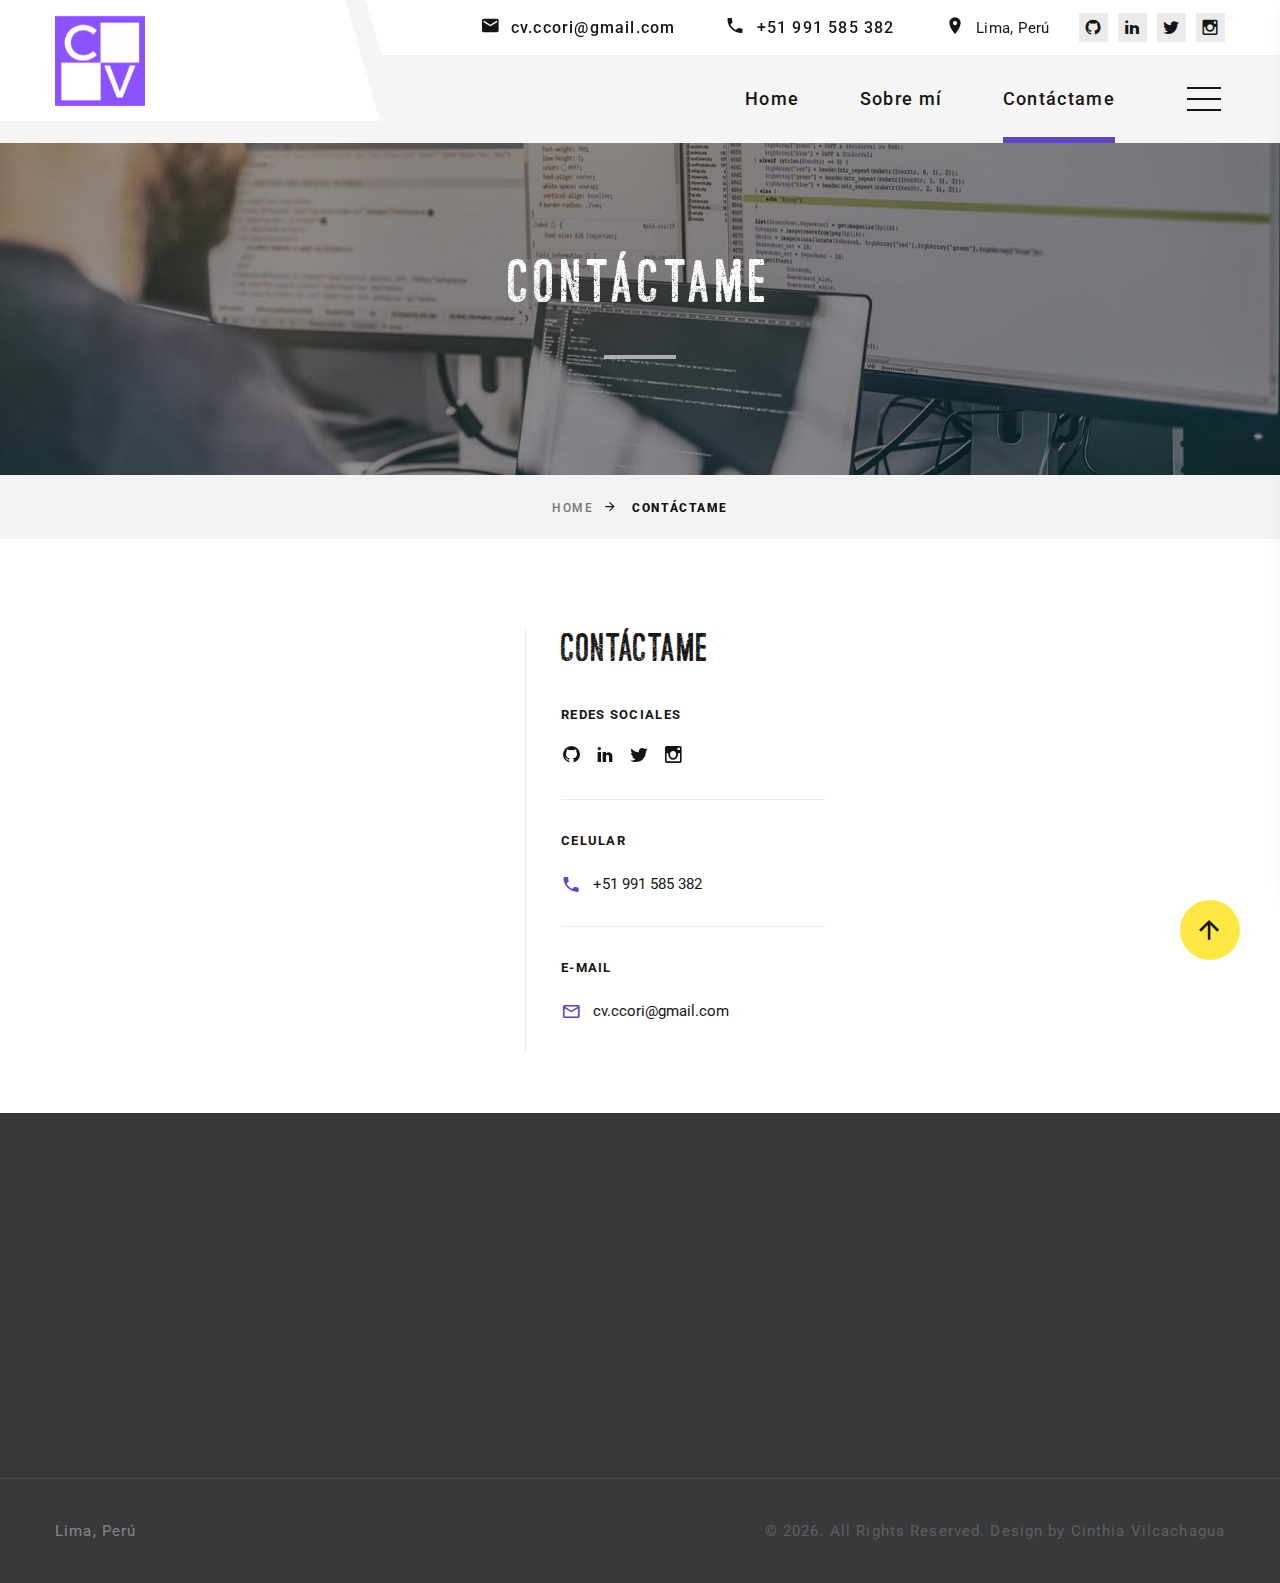
<file: src/contacts.html>
<!DOCTYPE html>
<html class="wide wow-animation" lang="en">
  <head>
    <title>Contáctame</title>
    <meta name="format-detection" content="telephone=no">
    <meta name="viewport" content="width=device-width, height=device-height, initial-scale=1.0, maximum-scale=1.0, user-scalable=0">
    <meta http-equiv="X-UA-Compatible" content="IE=edge">
    <meta charset="utf-8">
    <link rel="icon" href="./images/Cinthia-minilogo.png" type="image/x-icon">
    <!-- Stylesheets-->
    <link rel="stylesheet" type="text/css" href="//fonts.googleapis.com/css?family=Roboto:100,300,300i,400,500,600,700,900%7CRaleway:500">
    <link rel="stylesheet" href="css/bootstrap.css">
    <link rel="stylesheet" href="css/fonts.css">
    <link rel="stylesheet" href="css/style.css">
    <!--[if lt IE 10]>
    <div style="background: #212121; padding: 10px 0; box-shadow: 3px 3px 5px 0 rgba(0,0,0,.3); clear: both; text-align:center; position: relative; z-index:1;"><a href="http://windows.microsoft.com/en-US/internet-explorer/"><img src="images/ie8-panel/warning_bar_0000_us.jpg" border="0" height="42" width="820" alt="You are using an outdated browser. For a faster, safer browsing experience, upgrade for free today."></a></div>
    <script src="js/html5shiv.min.js"></script>
    <![endif]-->
  </head>
  <body>
    <div class="preloader">
      <div class="wrapper-triangle">
        <div class="pen">
          <div class="line-triangle">
            <div class="triangle"></div>
            <div class="triangle"></div>
            <div class="triangle"></div>
            <div class="triangle"></div>
            <div class="triangle"></div>
            <div class="triangle"></div>
            <div class="triangle"></div>
          </div>
          <div class="line-triangle">
            <div class="triangle"></div>
            <div class="triangle"></div>
            <div class="triangle"></div>
            <div class="triangle"></div>
            <div class="triangle"></div>
            <div class="triangle"></div>
            <div class="triangle"></div>
          </div>
          <div class="line-triangle">
            <div class="triangle"></div>
            <div class="triangle"></div>
            <div class="triangle"></div>
            <div class="triangle"></div>
            <div class="triangle"></div>
            <div class="triangle"></div>
            <div class="triangle"></div>
          </div>
        </div>
      </div>
    </div>
    <div class="page">
      <!-- Page Header-->
      <header class="section page-header">
        <!-- RD Navbar-->
        <div class="rd-navbar-wrap">
          <nav class="rd-navbar rd-navbar-modern" data-layout="rd-navbar-fixed" data-sm-layout="rd-navbar-fixed" data-md-layout="rd-navbar-fixed" data-md-device-layout="rd-navbar-fixed" data-lg-layout="rd-navbar-static" data-lg-device-layout="rd-navbar-fixed" data-xl-layout="rd-navbar-static" data-xl-device-layout="rd-navbar-static" data-xxl-layout="rd-navbar-static" data-xxl-device-layout="rd-navbar-static" data-lg-stick-up-offset="56px" data-xl-stick-up-offset="56px" data-xxl-stick-up-offset="56px" data-lg-stick-up="true" data-xl-stick-up="true" data-xxl-stick-up="true">
            <div class="rd-navbar-inner-outer">
              <div class="rd-navbar-inner">
                <!-- RD Navbar Panel-->
                <div class="rd-navbar-panel">
                  <!-- RD Navbar Toggle-->
                  <button class="rd-navbar-toggle" data-rd-navbar-toggle=".rd-navbar-nav-wrap"><span></span></button>
                  <!-- RD Navbar Brand-->
                  <div class="rd-navbar-brand"><a class="brand" href="index.html"><img class="brand-logo-dark" src="./images/Cinthia-minilogo1.png" alt="" width="198" height="66"/></a></div>
                </div>
                <div class="rd-navbar-right rd-navbar-nav-wrap">
                  <div class="rd-navbar-aside">
                    <ul class="rd-navbar-contacts-2">
                      <li> 
                        <div class="unit unit-spacing-xs">
                          <div class="unit-left"><span class="icon mdi mdi-email"></span></div>
                          <div class="unit-body"><a class="mail" href="mailto:#">cv.ccori@gmail.com</a></div>
                        </div>    
                      </li>
                      <li>
                        <div class="unit unit-spacing-xs">
                          <div class="unit-left"><span class="icon mdi mdi-phone"></span></div>
                          <div class="unit-body"><a class="phone" href="tel:#">+51 991 585 382</a></div>
                        </div>
                      </li>
                      <li>
                        <div class="unit unit-spacing-xs">
                          <div class="unit-left"><span class="icon mdi mdi-map-marker"></span></div>
                          <div class="unit-body"><a class="address" href="#">Lima, Perú</a></div>
                        </div>
                      </li>
                    </ul>
                    <ul class="list-share-2">
                      <li><a class="icon mdi mdi-github-circle" href="https://github.com/CinthiaVilcachagua"></a></li>
                      <li><a class="icon mdi mdi-linkedin" href="https://www.linkedin.com/in/cinthiavilcachagua/"></a></li>
                      <li><a class="icon mdi mdi-twitter" href="https://twitter.com/CinthiaVilcach1"></a></li>
                      <li><a class="icon mdi mdi-instagram" href="#"></a></li>
                    </ul>
                  </div>
                  <div class="rd-navbar-main">
                    <!-- RD Navbar Nav-->
                    <ul class="rd-navbar-nav">
                      <li class="rd-nav-item"><a class="rd-nav-link" href="index.html">Home</a>
                      </li>
                      <li class="rd-nav-item"><a class="rd-nav-link" href="about-us.html">Sobre mí</a>
                      </li>
                      <!--<li class="rd-nav-item"><a class="rd-nav-link" href="typography.html">Proyectos</a>
                      </li> -->
                      <li class="rd-nav-item active"><a class="rd-nav-link" href="contacts.html">Contáctame</a>
                      </li>
                    </ul>
                  </div>
                </div>
                <div class="rd-navbar-project-hamburger rd-navbar-project-hamburger-open rd-navbar-fixed-element-1" data-multitoggle=".rd-navbar-inner" data-multitoggle-blur=".rd-navbar-wrap" data-multitoggle-isolate="data-multitoggle-isolate">
                  <div class="project-hamburger"><span class="project-hamburger-arrow"></span><span class="project-hamburger-arrow"></span><span class="project-hamburger-arrow"></span>
                  </div>
                </div>
                <div class="rd-navbar-project">
                  <div class="rd-navbar-project-header">
                    <h5 class="rd-navbar-project-title">Gallery</h5>
                    <div class="rd-navbar-project-hamburger rd-navbar-project-hamburger-close" data-multitoggle=".rd-navbar-inner" data-multitoggle-blur=".rd-navbar-wrap" data-multitoggle-isolate="data-multitoggle-isolate">
                      <div class="project-close"><span></span><span></span></div>
                    </div>
                  </div>
                  <div class="rd-navbar-project-content rd-navbar-content">
                    <div>
                      <div class="row gutters-20" data-lightgallery="group">
                        <div class="col-6">
                          <!-- Thumbnail Creative-->
                          <article class="thumbnail thumbnail-creative"><a href="images/project-1-1200x800-original.jpg" data-lightgallery="item">
                              <div class="thumbnail-creative-figure"><img src="images/project-1-195x164.jpg" alt="" width="195" height="164"/>
                              </div>
                              <div class="thumbnail-creative-caption"><span class="icon thumbnail-creative-icon linearicons-magnifier"></span></div></a></article>
                        </div>
                        <div class="col-6">
                          <!-- Thumbnail Creative-->
                          <article class="thumbnail thumbnail-creative"><a href="images/project-2-1200x800-original.jpg" data-lightgallery="item">
                              <div class="thumbnail-creative-figure"><img src="images/project-2-195x164.jpg" alt="" width="195" height="164"/>
                              </div>
                              <div class="thumbnail-creative-caption"><span class="icon thumbnail-creative-icon linearicons-magnifier"></span></div></a></article>
                        </div>
                        <div class="col-6">
                          <!-- Thumbnail Creative-->
                          <article class="thumbnail thumbnail-creative"><a href="images/project-3-1200x800-original.jpg" data-lightgallery="item">
                              <div class="thumbnail-creative-figure"><img src="images/project-3-195x164.jpg" alt="" width="195" height="164"/>
                              </div>
                              <div class="thumbnail-creative-caption"><span class="icon thumbnail-creative-icon linearicons-magnifier"></span></div></a></article>
                        </div>
                        <div class="col-6">
                          <!-- Thumbnail Creative-->
                          <article class="thumbnail thumbnail-creative"><a href="images/project-4-1200x800-original.jpg" data-lightgallery="item">
                              <div class="thumbnail-creative-figure"><img src="images/project-4-195x164.jpg" alt="" width="195" height="164"/>
                              </div>
                              <div class="thumbnail-creative-caption"><span class="icon thumbnail-creative-icon linearicons-magnifier"></span></div></a></article>
                        </div>
                        <div class="col-6">
                          <!-- Thumbnail Creative-->
                          <article class="thumbnail thumbnail-creative"><a href="images/project-5-1200x800-original.jpg" data-lightgallery="item">
                              <div class="thumbnail-creative-figure"><img src="images/project-5-195x164.jpg" alt="" width="195" height="164"/>
                              </div>
                              <div class="thumbnail-creative-caption"><span class="icon thumbnail-creative-icon linearicons-magnifier"></span></div></a></article>
                        </div>
                        <div class="col-6">
                          <!-- Thumbnail Creative-->
                          <article class="thumbnail thumbnail-creative"><a href="images/project-6-1200x800-original.jpg" data-lightgallery="item">
                              <div class="thumbnail-creative-figure"><img src="images/project-6-195x164.jpg" alt="" width="195" height="164"/>
                              </div>
                              <div class="thumbnail-creative-caption"><span class="icon thumbnail-creative-icon linearicons-magnifier"></span></div></a></article>
                        </div>
                      </div>
                    </div>
                  </div>
                </div>
              </div>
            </div>
          </nav>
        </div>
      </header>
      <!-- Breadcrumbs -->
      <section class="bg-gray-7">
        <div class="breadcrumbs-custom box-transform-wrap context-dark">
          <div class="container">
            <h3 class="breadcrumbs-custom-title">Contáctame</h3>
            <div class="breadcrumbs-custom-decor"></div>
          </div>
          <div class="box-transform" style="background-image: url(./images/imagen0.jpg);"></div>
        </div>
        <div class="container">
          <ul class="breadcrumbs-custom-path">
            <li><a href="index.html">Home</a></li>
            <li class="active">Contáctame</li>
          </ul>
        </div>
      </section>
      <!-- Contacts-->
      <section class="section section-lg bg-default text-md-left">
        <div class="container">
          <div class="row row-60 justify-content-center">
              
            <!-- <div class="col-lg-8">
              
              <form class="rd-form rd-mailform" data-form-output="form-output-global" data-form-type="contact" method="post" action="bat/rd-mailform.php">
                <div class="row row-20 gutters-20">
                  <div class="col-md-6">
                    <div class="form-wrap">
                      <input class="form-input" id="contact-your-name-5" type="text" name="name" data-constraints="@Required">
                      <label class="form-label" for="contact-your-name-5">Tu nombre*</label>
                    </div>
                  </div>
                  <div class="col-md-6">
                    <div class="form-wrap">
                      <input class="form-input" id="contact-email-5" type="email" name="email" data-constraints="@Email @Required">
                      <label class="form-label" for="contact-email-5">E-mail*</label>
                    </div>
                  </div>
                  <div class="col-md-6">
                    <div class="form-wrap">
                      //Select-2
                      <select class="form-input" data-minimum-results-for-search="Infinity" data-constraints="@Required">
                        <option value="1">Select a Service</option>
                        <option value="2">Dine-In</option>
                        <option value="3">Carry-Out</option>
                        <option value="4">Event Catering</option>
                      </select>
                    </div>
                  </div>
                  <div class="col-md-6">
                    <div class="form-wrap">
                      <input class="form-input" id="contact-phone-5" type="number" name="phone" data-constraints="@Numeric">
                      <label class="form-label" for="contact-phone-5">Celular*</label>
                    </div>
                  </div>
                  <div class="col-12">
                    <div class="form-wrap">
                      <label class="form-label" for="contact-message-5">Mensaje</label>
                      <textarea class="form-input textarea-lg" id="contact-message-5" name="message" data-constraints="@Required"></textarea>
                    </div>
                  </div>
                </div>
                <button class="button button-secondary button-winona" type="submit">Contactar</button>
              </form> 
            </div> -->
            <div class="col-lg-4">
              <div class="aside-contacts">
                <div class="row row-30">
                    <h4 class="text-spacing-25 text-transform-none">Contáctame</h4>
                  <div class="col-sm-6 col-lg-12 aside-contacts-item">
                    <p class="aside-contacts-title">Redes sociales</p>
                    <ul class="list-inline contacts-social-list list-inline-sm">
                        <li><a class="icon mdi mdi-github-circle" href="https://github.com/CinthiaVilcachagua"></a></li>
                        <li><a class="icon mdi mdi-linkedin" href="https://www.linkedin.com/in/cinthiavilcachagua/"></a></li>
                        <li><a class="icon mdi mdi-twitter" href="https://twitter.com/CinthiaVilcach1"></a></li>
                        <li><a class="icon mdi mdi-instagram" href="#"></a></li>
                    </ul>
                  </div>
                  <div class="col-sm-6 col-lg-12 aside-contacts-item">
                    <p class="aside-contacts-title">Celular</p>
                    <div class="unit unit-spacing-xs justify-content-center justify-content-md-start">
                      <div class="unit-left"><span class="icon mdi mdi-phone"></span></div>
                      <div class="unit-body"><a class="phone" href="tel:#">+51 991 585 382</a></div>
                    </div>
                  </div>
                  <div class="col-sm-6 col-lg-12 aside-contacts-item">
                    <p class="aside-contacts-title">E-mail</p>
                    <div class="unit unit-spacing-xs justify-content-center justify-content-md-start">
                      <div class="unit-left"><span class="icon mdi mdi-email-outline"></span></div>
                      <div class="unit-body"><a class="mail" href="mailto:#">cv.ccori@gmail.com</a></div>
                    </div>
                  </div>
                </div>
              </div>
            </div>
          </div>
        </div>
      </section>
      <!-- Page Footer-->
      <footer class="section footer-modern context-dark footer-modern-2">
          <div class="footer-modern-line">
            <div class="container">
              <div class="row row-50">
                <div class="col-md-6 col-lg-4">
                  <h5 class="footer-modern-title oh-desktop"><span class="d-inline-block wow slideInLeft">Hab. técnicas</span></h5>
                  <ul class="footer-modern-list d-inline-block d-sm-block wow fadeInUp">
                    <li><a href="#">Javascript(EMS 6)</a></li>
                    <li><a href="#">HTML 5</a></li>
                    <li><a href="#">CSS 3</a></li>
                    <li><a href="#">Firebase</a></li>
                    <li><a href="#">Node.js</a></li>
                    <li><a href="#">React</a></li>
                    <li><a href="#">Bootstrap</a></li>
                    <li><a href="#">Chart.js</a></li>
                  </ul>
                </div>
                <div class="col-md-6 col-lg-4 col-xl-3">
                  <h5 class="footer-modern-title oh-desktop"><span class="d-inline-block wow slideInLeft">Aptitudes</span></h5>
                  <ul class="footer-modern-list d-inline-block d-sm-block wow fadeInUp">
                    <li><a href="#">Metodología Agile</a></li>
                    <li><a href="#">Autoaprendizaje</a></li>
                    <li><a href="#">Trabajo en Equipo</a></li>
                    <li><a href="#">Proacividad</a></li>
                    <li><a href="#">Liderazgo</a></li>
                    <li><a href="#">Adaptabilidad</a></li>
                    <li><a href="#">Creatividad</a></li>
                  </ul>
                </div>
                <div class="col-lg-4 col-xl-5">
                    <h5 class="footer-modern-title oh-desktop"><span class="d-inline-block wow slideInLeft">Redes Sociales</span></h5>
                  <div class="footer-modern-contacts wow slideInUp">
                    <div class="unit unit-spacing-sm align-items-center">
                      <div class="unit-left"><span class="icon icon-24 mdi mdi-phone"></span></div>
                      <div class="unit-body"><a class="phone" href="tel:#">+51 991 585 382</a></div>
                    </div>
                  </div>
                  <div class="margen"> </div>
                  <div class="footer-modern-contacts wow slideInDown">
                    <div class="unit unit-spacing-sm align-items-center">
                      <div class="unit-left"><span class="icon mdi mdi-email"></span></div>
                      <div class="unit-body"><a class="mail" href="mailto:#">cv.ccori@gmail.com</a></div>
                    </div>
                  </div>
                  <div class="margen"></div>
                  <!-- Redes Sociales-->
                  <div class="wow slideInRight">
                    <ul class="list-inline footer-social-list footer-social-list-2 footer-social-list-3">
                      <li><a class="icon mdi mdi-github-circle" href="https://github.com/CinthiaVilcachagua"></a></li>
                      <li><a class="icon mdi mdi-linkedin" href="https://www.linkedin.com/in/cinthiavilcachagua/"></a></li>
                      <li><a class="icon mdi mdi-twitter" href="https://twitter.com/CinthiaVilcach1"></a></li>
                      <li><a class="icon mdi mdi-instagram" href="#"></a></li>
                    </ul>
                  </div>
                </div>
              </div>
            </div>
          </div>
          <div class="footer-modern-line-3">
            <div class="container">
              <div class="row row-10 justify-content-between">
                <div class="col-md-6"><span>Lima, Perú</span></div>
                <div class="col-md-auto">
                  <!-- Rights-->
                  <p class="rights"><span>&copy;&nbsp;</span><span class="copyright-year"></span><span></span><span>.&nbsp;</span><span>All Rights Reserved.</span><span> Design&nbsp;by&nbsp;<a href="#">Cinthia Vilcachagua</a></span></p>
                </div>
              </div>
            </div>
          </div>
        </footer>
    </div>
    <!-- Global Mailform Output-->
    <div class="snackbars" id="form-output-global"></div>
    <!-- Javascript-->
    <script src="js/core.min.js"></script>
    <script src="js/script.js"></script>
  </body>
</html>
</file>
<file: src/css/style.css>
@charset "UTF-8";
@font-face {
    font-family: Asfalto;
    src: url(../fonts/FernandoForero-Asfalto.ttf);
  }
/*
*
* Contexts
*/
.margen{
	padding: 10px;
}

a:focus,
button:focus {
	outline: none !important;
}

button::-moz-focus-inner {
	border: 0;
}

*:focus {
	outline: none;
}

blockquote {
	padding: 0;
	margin: 0;
}

input,
button,
select,
textarea {
	outline: none;
}

label {
	margin-bottom: 0;
}

p {
	margin: 0;
}

ul,
ol {
	list-style: none;
	padding: 0;
	margin: 0;
}

ul li,
ol li {
	display: block;
}

dl {
	margin: 0;
}

dt,
dd {
	line-height: inherit;
}

dt {
	font-weight: inherit;
}

dd {
	margin-bottom: 0;
}

cite {
	font-style: normal;
}

form {
	margin-bottom: 0;
}

blockquote {
	padding-left: 0;
	border-left: 0;
}

address {
	margin-top: 0;
	margin-bottom: 0;
}

figure {
	margin-bottom: 0;
}

html p a:hover {
	text-decoration: none;
}

/*
*
* Typography
*/
body {
	font-family: "Roboto", -apple-system, BlinkMacSystemFont, "Segoe UI", "Helvetica Neue", Arial, sans-serif;
	font-size: 15px;
	line-height: 1.6;
	font-weight: 400;
	letter-spacing: .075em;
	color: #777777;
	background-color: #ffffff;
	-webkit-text-size-adjust: none;
	-webkit-font-smoothing: subpixel-antialiased;
}

.section-style-2 {
	color: #151515;
	letter-spacing: .05em;
}

h1, h2, h3, h4, h5, h6, [class^='heading-'] {
	margin-top: 0;
	margin-bottom: 0;
	font-weight: 500;
	letter-spacing: .1em;
	text-transform: uppercase;
	font-family: Asfalto;
	color: #151515;
}

h1 a, h2 a, h3 a, h4 a, h5 a, h6 a, [class^='heading-'] a {
	color: inherit;
}

h1 a:focus, h1 a:hover, h2 a:focus, h2 a:hover, h3 a:focus, h3 a:hover, h4 a:focus, h4 a:hover, h5 a:focus, h5 a:hover, h6 a:focus, h6 a:hover, [class^='heading-'] a:focus, [class^='heading-'] a:hover {
	color: #6046b6;
}

h1,
.heading-1 {
	font-size: 50px;
	line-height: 1.1;
	letter-spacing: .025em;
}

@media (min-width: 768px) {
	h1,
	.heading-1 {
		font-size: 70px;
	}
}

@media (min-width: 992px) {
	h1,
	.heading-1 {
		font-size: 90px;
	}
}

@media (min-width: 1200px) {
	h1,
	.heading-1 {
		font-size: 130px;
	}
}

h2,
.heading-2 {
	font-size: 36px;
	line-height: 1.14286;
	letter-spacing: .075em;
}

@media (min-width: 768px) {
	h2,
	.heading-2 {
		font-size: 46px;
	}
}

@media (min-width: 992px) {
	h2,
	.heading-2 {
		font-size: 54px;
	}
}

@media (min-width: 1200px) {
	h2,
	.heading-2 {
		font-size: 70px;
	}
}

h3,
.heading-3 {
	font-size: 30px;
	line-height: 1.1;
	font-weight: 400;
}

@media (min-width: 768px) {
	h3,
	.heading-3 {
		font-size: 34px;
	}
}

@media (min-width: 992px) {
	h3,
	.heading-3 {
		font-size: 40px;
	}
}

@media (min-width: 1200px) {
	h3,
	.heading-3 {
		font-size: 55px;
	}
}

h4,
.heading-4 {
	font-size: 26px;
	line-height: 1.27778;
	font-weight: 400;
}

@media (min-width: 768px) {
	h4,
	.heading-4 {
		font-size: 30px;
	}
}

@media (min-width: 1200px) {
	h4,
	.heading-4 {
		font-size: 36px;
	}
}

h5,
.heading-5 {
	font-size: 20px;
	font-family: "Roboto", -apple-system, BlinkMacSystemFont, "Segoe UI", "Helvetica Neue", Arial, sans-serif;
	line-height: 1.25;
}

@media (min-width: 768px) {
	h5,
	.heading-5 {
		font-size: 24px;
	}
}

h6,
.heading-6 {
	font-size: 16px;
	line-height: 1.33333;
	font-family: "Roboto", -apple-system, BlinkMacSystemFont, "Segoe UI", "Helvetica Neue", Arial, sans-serif;
}

@media (min-width: 768px) {
	h6,
	.heading-6 {
		font-size: 18px;
	}
}

.heading-7 {
	font-size: 16px;
	line-height: 1.5;
	font-weight: 400;
	letter-spacing: .2em;
	color: #777777;
}

small,
.small {
	display: block;
	font-size: 12px;
	line-height: 1.5;
}

mark,
.mark {
	padding: 3px 5px;
	color: #ffffff;
	background: #6046b6;
}

.big {
	font-size: 18px;
	line-height: 1.55556;
}

.lead {
	font-size: 24px;
	line-height: 34px;
	font-weight: 400;
}

code {
	padding: 10px 5px;
	border-radius: 0.2rem;
	font-size: 90%;
	color: #111111;
	background: #f5f5f5;
}

p [style*='max-width'] {
	display: inline-block;
}

/*
*
* Brand
*/
.brand {
	display: inline-block;
}

.brand .brand-logo-light {
	display: none;
}

.brand .brand-logo-dark {
	display: block;
}

.brand > * + * {
	margin-top: 0;
}

/*
*
* Links
*/
a {
	transition: all 0.3s ease-in-out;
}

a, a:focus, a:active, a:hover {
	text-decoration: none;
}

a, a:focus, a:active {
	color: #6046b6;
}

a:hover {
	color: #43317f;
}

a[href*='tel'], a[href*='mailto'] {
	white-space: nowrap;
}

.link-hover {
	color: #6046b6;
}

.link-press {
	color: #6046b6;
}

.privacy-link {
	display: inline-block;
}

* + .privacy-link {
	margin-top: 40px;
}

.link-classic {
	font-size: 14px;
	font-weight: 500;
	letter-spacing: .1em;
	text-transform: uppercase;
}

.link-classic a, .link-classic a:focus, .link-classic a:active {
	color: #6046b6;
}

.link-classic a:hover {
	color: #151515;
}

* + .link-classic {
	margin-top: 25px;
}

.link-play-modern {
	position: absolute;
	top: 50%;
	left: 50%;
	text-align: center;
	padding: 10px 15px;
	border-radius: 10px;
	background: rgba(96, 70, 182, 0.7);
	transform: translate3d(-50%, -50%, 0);
}

.link-play-modern .icon {
	font-size: 64px;
	color: #ffffff;
}

.link-play-modern-title {
	font-size: 16px;
	line-height: 1.3;
	letter-spacing: .2em;
	text-transform: uppercase;
	font-family: "Asfalto";
	color: #ffffff;
}

.link-play-modern-title span {
	display: block;
	font-size: 24px;
	font-weight: 900;
}

.link-play-modern-decor {
	display: none;
	height: 2px;
	width: 64px;
	background: #ffffff;
	transition: all .3s ease;
}

* + .link-play-modern-title {
	margin-top: 16px;
}

* + .link-play-modern-decor {
	margin-top: 16px;
}

.link-play-modern:hover .link-play-modern-decor {
	width: 30px;
}

@media (min-width: 576px) {
	.link-play-modern {
		padding: 20px 26px;
	}
	.link-play-modern .icon {
		color: rgba(255, 255, 255, 0.5);
	}
	.link-play-modern a:hover {
		color: #ffffff;
	}
	.link-play-modern-decor {
		display: inline-block;
	}
}

/*
*
* Blocks
*/
.block-center, .block-sm, .block-lg {
	margin-left: auto;
	margin-right: auto;
}

.block-sm {
	max-width: 560px;
}

.block-lg {
	max-width: 768px;
}

.block-center {
	padding: 10px;
}

.block-center:hover .block-center-header {
	background-color: #6046b6;
}

.block-center-title {
	background-color: #ffffff;
}

@media (max-width: 1599px) {
	.block-center {
		padding: 20px;
	}
	.block-center:hover .block-center-header {
		background-color: #ffffff;
	}
	.block-center-header {
		background-color: #6046b6;
	}
}

/*
*
* Boxes
*/
.box-icon-classic {
	text-align: left;
	transition: all .2s ease;
	z-index: 1;
}

.box-icon-classic-icon {
	display: inline-block;
	text-align: center;
	height: 70px;
	width: 70px;
	margin-top: 4px;
	font-size: 30px;
	line-height: 70px;
	color: #151515;
	background: #f3f3f3;
	border-radius: 50%;
	box-shadow: 4px 4px 10px 0 rgba(0, 0, 0, 0.15);
	animation: iconClassic 20s ease-in-out infinite;
}

.box-icon-classic-title {
	text-transform: none;
	letter-spacing: .05em;
}

.box-icon-classic-title a, .box-icon-classic-title a:focus, .box-icon-classic-title a:active {
	color: inherit;
}

.box-icon-classic-title a:hover {
	color: #6046b6;
}

.box-icon-classic-text {
	line-height: 1.47;
	letter-spacing: .05em;
	color: rgba(21, 21, 21, 0.8);
}

* + .box-icon-classic-text {
	margin-top: 20px;
}

@keyframes iconClassic {
	30% {
		color: #151515;
		background: #f3f3f3;
	}
	33% {
		color: #ffffff;
		background: #6046b6;
	}
	64% {
		color: #ffffff;
		background: #6046b6;
	}
	67% {
		color: #151515;
		background: #ffe745;
	}
	97% {
		color: #151515;
		background: #ffe745;
	}
}

@media (min-width: 992px) {
	.box-icon-classic-icon {
		height: 90px;
		width: 90px;
		font-size: 40px;
		line-height: 90px;
	}
}

@media (min-width: 1200px) {
	.box-icon-classic-text {
		max-width: 92%;
	}
}

.box-icon-megan {
	position: relative;
	padding: 50px 15px;
	background: #ffffff;
	box-shadow: 0 0 20px 0 rgba(0, 0, 0, 0.03);
	z-index: 1;
}

.box-icon-megan-header {
	position: relative;
}

.box-icon-megan-header::before, .box-icon-megan-header::after {
	position: absolute;
	content: '';
	top: 50%;
	left: 50%;
	border-width: 0 4px 0 4px;
	border-style: solid;
	border-color: #f5f5f5;
	transform: translate3d(-50%, -50%, 0);
	pointer-events: none;
}

.box-icon-megan-header::before {
	width: 114px;
	height: 55px;
	transition: all .3s ease, border-color .3s ease-in-out .3s;
}

.box-icon-megan-header::after {
	width: 153px;
	height: 25px;
	transition: all .2s ease .2s, border-width .2s ease 0s, border-color .3s ease-in-out .3s;
}

.box-icon-megan-icon {
	display: inline-block;
	vertical-align: middle;
	min-height: 55px;
	font-size: 48px;
	line-height: 55px;
	color: #6046b6;
	transition: color ease .25s;
}

.box-icon-megan-icon.icon-46 {
	font-size: 46px;
}

.box-icon-megan-icon.icon-53 {
	font-size: 53px;
}

.box-icon-megan-title {
	font-weight: 400;
	letter-spacing: .025em;
	text-transform: none;
}

* + .box-icon-megan-title {
	margin-top: 38px;
}

* + .box-icon-megan-text {
	margin-top: 24px;
}

@media (min-width: 992px) {
	.desktop .box-icon-megan {
		padding: 55px 5px;
		box-shadow: none;
	}
	.desktop .box-icon-megan::before {
		position: absolute;
		content: '';
		top: 5px;
		right: -10px;
		bottom: 5px;
		left: -10px;
		background: #ffffff;
		transition: all .3s ease-in-out;
		pointer-events: none;
		z-index: -1;
	}
	.desktop .box-icon-megan:hover::before {
		box-shadow: 0 0 20px 0 rgba(0, 0, 0, 0.03);
	}
	.desktop .box-icon-megan:hover .box-icon-megan-icon {
		color: #73cca1;
		transition: color ease .25s;
	}
	.desktop .box-icon-megan:hover .box-icon-megan-header::before, .desktop .box-icon-megan:hover .box-icon-megan-header::after {
		border-color: #abe0c7;
	}
	.desktop .box-icon-megan:hover .box-icon-megan-header::before {
		height: 44px;
		transform: translate3d(-50%, -50%, 0) rotate(180deg);
		transition-delay: 0s, 0s;
	}
	.desktop .box-icon-megan:hover .box-icon-megan-header::after {
		height: 4px;
		width: 173px;
		border-width: 0 25px 0 25px;
		transition-delay: 0s, .2s, 0s;
	}
}

@media (min-width: 768px) {
	.box-icon-megan-text {
		display: inline-block;
		max-width: 90%;
	}
}

.box-icon-minimal {
	text-align: left;
}

.box-icon-minimal .icon {
	font-size: 42px;
	color: #151515;
}

.box-icon-minimal .linearicons-medal-empty {
	font-size: 48px;
}

.box-icon-minimal-title {
	font-size: 18px;
	line-height: 1.33;
	font-weight: 500;
	letter-spacing: .1em;
	font-family: "Asfalto";
	color: #151515;
}

.box-icon-minimal-text {
	letter-spacing: .1em;
}

* + .box-icon-minimal-text {
	margin-top: 2px;
}

.cta-modern {
	text-align: left;
}

.cta-modern .button {
	min-width: auto;
}

.cta-modern-title {
	line-height: 1.22;
	letter-spacing: .05em;
	font-weight: 400;
	text-transform: none;
}

.cta-modern-title-2 {
	line-height: 1.36;
}

.cta-modern-text {
	position: relative;
	padding-left: 55px;
	font-size: 18px;
	line-height: 1.55556;
	font-weight: 300;
	letter-spacing: .025em;
	color: rgba(255, 255, 255, 0.3);
}

.cta-modern-text > * {
	display: inline-block;
	vertical-align: middle;
	text-indent: 0;
}

.cta-modern-text-2 {
	color: #ffffff;
}

.cta-modern-decor {
	display: inline-block;
	width: 40px;
	height: 3px;
	margin-right: 15px;
	background: #ffe745;
}

.cta-modern-decor-2 {
	background: #6046b6;
}

.cta-modern-decor, .cta-modern-decor-2 {
	position: absolute;
	left: 0;
	top: 12px;
	display: block;
}

* + .cta-modern-text {
	margin-top: 22px;
}

* + .cta-modern-text-2 {
	margin-top: 38px;
}

.cta-modern-text + .button {
	margin-top: 40px;
}

@media (min-width: 992px) {
	.box-style-1 {
		margin-top: 10px;
		margin-left: 30px;
	}
}

@media (min-width: 1200px) {
	.box-style-1 {
		margin-left: 70px;
	}
}

/*
* Element groups
*/
html .group {
	margin-bottom: -20px;
	margin-left: -15px;
}

html .group:empty {
	margin-bottom: 0;
	margin-left: 0;
}

html .group > * {
	display: inline-block;
	margin-top: 0;
	margin-bottom: 20px;
	margin-left: 15px;
}

html .group-xmd {
	margin-bottom: -10px;
	margin-left: -20px;
}

html .group-xmd:empty {
	margin-bottom: 0;
	margin-left: 0;
}

html .group-xmd > * {
	display: inline-block;
	margin-top: 0;
	margin-bottom: 10px;
	margin-left: 20px;
}

html .group-custom-1 {
	margin-bottom: -30px;
	margin-left: -40px;
}

html .group-custom-1:empty {
	margin-bottom: 0;
	margin-left: 0;
}

html .group-custom-1 > * {
	display: inline-block;
	margin-top: 0;
	margin-bottom: 30px;
	margin-left: 40px;
}

@media (min-width: 992px) {
	html .group-custom-1 {
		margin-bottom: -30px;
		margin-left: -80px;
	}
	html .group-custom-1:empty {
		margin-bottom: 0;
		margin-left: 0;
	}
	html .group-custom-1 > * {
		display: inline-block;
		margin-top: 0;
		margin-bottom: 30px;
		margin-left: 80px;
	}
}

html .group-middle {
	display: flex;
	flex-wrap: wrap;
	align-items: center;
	justify-content: center;
}

@media (min-width: 768px) {
	html .group-middle {
		justify-content: flex-start;
	}
}

html .group-justify {
	display: flex;
	flex-wrap: wrap;
	align-items: center;
	justify-content: space-between;
}

html .group-sm-justify {
	display: flex;
	flex-wrap: wrap;
	align-items: center;
	justify-content: center;
}

@media (min-width: 576px) {
	html .group-sm-justify {
		justify-content: space-between;
	}
}

* + .group-xxs {
	margin-top: 30px;
}

* + .group-sm {
	margin-top: 30px;
}

* + .group-md {
	margin-top: 30px;
}

* + .group-lg {
	margin-top: 30px;
}

* + .group-xl {
	margin-top: 30px;
}

* + .group-xxxl {
	margin-top: 35px;
}

* + .group-custom-1 {
	margin-top: 30px;
}

h4 + .group-md {
	margin-top: 40px;
}

/*
*
* Responsive units
*/
.unit {
	display: flex;
	flex: 0 1 100%;
	margin-bottom: -20px;
	margin-left: -30px;
}

.unit > * {
	margin-bottom: 20px;
	margin-left: 30px;
}

.unit:empty {
	margin-bottom: 0;
	margin-left: 0;
}

.unit-body {
	flex: 0 1 auto;
}

.unit-left,
.unit-right {
	flex: 0 0 auto;
	max-width: 100%;
}

.unit-spacing-xs {
	margin-bottom: -10px;
	margin-left: -10px;
}

.unit-spacing-xs > * {
	margin-bottom: 10px;
	margin-left: 10px;
}

.unit-spacing-sm {
	margin-bottom: -15px;
	margin-left: -15px;
}

.unit-spacing-sm > * {
	margin-bottom: 15px;
	margin-left: 15px;
}

.unit-spacing-lg {
	margin-bottom: -30px;
	margin-left: -30px;
}

.unit-spacing-lg > * {
	margin-bottom: 30px;
	margin-left: 30px;
}

/*
*
* Lists
*/
.list-inline > li {
	display: inline-block;
}

html .list-inline-xs {
	transform: translate3d(0, -8px, 0);
	margin-bottom: -8px;
	margin-left: -3px;
	margin-right: -3px;
}

html .list-inline-xs > * {
	margin-top: 8px;
	padding-left: 3px;
	padding-right: 3px;
}

html .list-inline-sm {
	transform: translate3d(0, -8px, 0);
	margin-bottom: -8px;
	margin-left: -5px;
	margin-right: -5px;
}

html .list-inline-sm > * {
	margin-top: 8px;
	padding-left: 5px;
	padding-right: 5px;
}

html .list-inline-md {
	transform: translate3d(0, -10px, 0);
	margin-bottom: -10px;
	margin-left: -11px;
	margin-right: -11px;
}

html .list-inline-md > * {
	margin-top: 10px;
	padding-left: 11px;
	padding-right: 11px;
}

html .list-inline-xl {
	transform: translate3d(0, -14px, 0);
	margin-bottom: -14px;
	margin-left: -17px;
	margin-right: -17px;
}

html .list-inline-xl > * {
	margin-top: 14px;
	padding-left: 17px;
	padding-right: 17px;
}

.list-terms dt + dd {
	margin-top: 20px;
}

.list-terms dd + dt {
	margin-top: 40px;
}

* + .list-terms {
	margin-top: 50px;
}

.index-list {
	counter-reset: li;
}

.index-list > li .list-index-counter:before {
	content: counter(li, decimal-leading-zero);
	counter-increment: li;
}

.list-marked {
	text-align: left;
}

.list-marked > li {
	text-indent: -24px;
	padding-left: 24px;
}

.list-marked > li::before {
	position: relative;
	display: inline-block;
	left: 0;
	top: 0;
	content: '';
	height: 9px;
	width: 9px;
	margin-right: 15px;
	border-radius: 50%;
	background: #d7d7d7;
}

.list-marked > li + li {
	margin-top: 10px;
}

* + .list-marked {
	margin-top: 15px;
}

p + .list-marked {
	margin-top: 10px;
}

.list-ordered {
	counter-reset: li;
	text-align: left;
}

.list-ordered > li {
	position: relative;
	text-indent: -18px;
	padding-left: 18px;
}

.list-ordered > li:before {
	content: counter(li, decimal) ".";
	counter-increment: li;
	display: inline-block;
	top: 0;
	left: 0;
	text-indent: 0;
	min-width: 18px;
	color: inherit;
}

.list-ordered > li + li {
	margin-top: 10px;
}

* + .list-ordered {
	margin-top: 15px;
}

.list > li + li {
	margin-top: 10px;
}

.list-xs > li + li {
	margin-top: 5px;
}

.list-sm > li + li {
	margin-top: 10px;
}

.list-md > li + li {
	margin-top: 18px;
}

.list-lg > li + li {
	margin-top: 25px;
}

.list-xl > li + li {
	margin-top: 40px;
}

@media (min-width: 768px) {
	.list-xl > li + li {
		margin-top: 50px;
	}
}

@media (min-width: 992px) {
	.list-xl > li + li {
		margin-top: 60px;
	}
}

.list-history-wrap {
	height: 72px;
}

.list-history {
	display: flex;
	flex-wrap: nowrap;
	justify-content: space-between;
	position: relative;
}

.list-history::before {
	position: absolute;
	content: '';
	top: 17px;
	right: 20px;
	height: 6px;
	width: 1000%;
	background: #6046b6;
}

@media (min-width: 576px) {
	.list-history {
		padding-left: 20px;
		max-width: 95%;
	}
}

@media (min-width: 1200px) {
	.list-history {
		position: absolute;
		right: calc(50% + 80px);
		left: 0;
		padding-left: 30px;
		max-width: none;
	}
	.list-history::before {
		width: 100%;
	}
}

@media (min-width: 1400px) {
	.list-history {
		padding-left: 90px;
	}
}

@media (min-width: 1600px) {
	.list-history {
		right: calc(50% + 185px);
		padding-left: 120px;
	}
}

.list-history-item {
	position: relative;
	padding-top: 54px;
	font-size: 18px;
	line-height: 1;
	font-weight: 500;
	letter-spacing: .05em;
}

.list-history-item a, .list-history-item a:focus, .list-history-item a:active {
	color: #151515;
}

.list-history-item a:hover {
	color: #6046b6;
}

.list-history-item > .active .list-history-circle {
	width: 40px;
	height: 40px;
}

.list-history-item > .active .list-history-circle::before {
	width: 11px;
	height: 11px;
}

.list-history-circle {
	position: absolute;
	display: inline-block;
	top: 20px;
	left: 50%;
	font-size: 0;
	line-height: 0;
	width: 28px;
	height: 28px;
	background: #ffffff;
	border: 5px solid #6046b6;
	border-radius: 50%;
	transform: translate3d(-50%, -50%, 0);
	transition: all .3s ease-in-out;
}

.list-history-circle::before {
	position: absolute;
	content: '';
	top: 50%;
	left: 50%;
	width: 0;
	height: 0;
	background: #6046b6;
	border-radius: 50%;
	transform: translate3d(-50%, -50%, 0);
	transition: inherit;
}

* + .list-history-wrap {
	margin-top: 50px;
}

/*
*
* Images
*/
img {
	display: inline-block;
	max-width: 100%;
	height: auto;
}

.img-circle {
	border-radius: 50%;
}

.img-responsive {
	width: 100%;
}

.brand-logo-dark {
	max-width: 50%;
}

/*
*
* Icons
*/
.icon {
	display: inline-block;
	font-size: 16px;
	line-height: 1;
}

.icon::before {
	position: relative;
	display: inline-block;
	font-weight: 400;
	font-style: normal;
	speak: none;
	text-transform: none;
}

.icon-circle {
	border-radius: 50%;
}

.icon-xxxl {
	font-size: 78px;
}

/*
*
* Buttons
*/
button {
	padding: 0;
}

.button {
	position: relative;
	overflow: hidden;
	display: inline-block;
	padding: 17px 40px;
	font-size: 14px;
	line-height: 1.85;
	min-width: 200px;
	border: none;
	font-family: "Roboto", -apple-system, BlinkMacSystemFont, "Segoe UI", "Helvetica Neue", Arial, sans-serif;
	font-weight: 900;
	letter-spacing: 0.2em;
	text-transform: uppercase;
	white-space: nowrap;
	text-overflow: ellipsis;
	text-align: center;
	cursor: pointer;
	vertical-align: middle;
	user-select: none;
	transition: all .25s ease-in-out;
}

.button.button-shadow, .button.button-icon {
	min-width: auto;
}

@media (min-width: 992px) {
	.button {
		min-width: 230px;
		padding: 25px 50px;
	}
}

@media (min-width: 992px) {
	.cta-modern .button-md {
		padding: 25px 31px !important;
	}
}

.button-block {
	display: block;
	width: 100%;
}

.button-outline {
	z-index: 1;
}

.button-outline::before {
	position: absolute;
	content: '';
	top: 0;
	right: 0;
	bottom: 0;
	left: 0;
	border: 2px solid;
	transition: all .25s ease-in-out;
	pointer-events: none;
	z-index: -1;
}

.button-outline-2::before {
	border-width: 1px;
}

.button-default, .button-default:focus {
	color: #e1e1e1;
	background-color: #2c343b;
	border-color: #2c343b;
}

.button-default:hover, .button-default:active {
	color: #ffffff;
	background-color: #73cca1;
	border-color: #6046b6;
}

.button-default.button-ujarak::before {
	background: #73cca1;
}

.button-default.button-outline::before {
	border-color: #2c343b;
}

.button-default.button-outline:hover::before, .button-default.button-outline:active::before {
	border-color: #6046b6;
}

.button-white, .button-white:focus {
	color: #6046b6;
	background-color: #ffffff;
	border-color: #ffffff;
}

.button-white:hover, .button-white:active {
	color: #ffffff;
	background-color: #73cca1;
	border-color: #6046b6;
}

.button-white.button-ujarak::before {
	background: #73cca1;
}

.button-white.button-outline::before {
	border-color: #ffffff;
}

.button-white.button-outline:hover::before, .button-white.button-outline:active::before {
	border-color: #6046b6;
}

.button-gray-100, .button-gray-100:focus {
	color: #151515;
	background-color: #f5f5f5;
	border-color: #f5f5f5;
}

.button-gray-100:hover, .button-gray-100:active {
	color: #151515;
	background-color: #e8e8e8;
	border-color: #e8e8e8;
}

.button-gray-100.button-ujarak::before {
	background: #e8e8e8;
}

.button-gray-100.button-outline::before {
	border-color: #f5f5f5;
}

.button-gray-100.button-outline:hover::before, .button-gray-100.button-outline:active::before {
	border-color: #e8e8e8;
}

.button-gray-3, .button-gray-3:focus {
	color: #ffffff;
	background-color: #3f4651;
	border-color: #3f4651;
}

.button-gray-3:hover, .button-gray-3:active {
	color: #ffffff;
	background-color: #4f5763;
	border-color: #4f5763;
}

.button-gray-3.button-ujarak::before {
	background: #4f5763;
}

.button-gray-3.button-outline::before {
	border-color: #3f4651;
}

.button-gray-3.button-outline:hover::before, .button-gray-3.button-outline:active::before {
	border-color: #4f5763;
}

.button-gray-8, .button-gray-8:focus {
	color: #ffffff;
	background-color: #47505f;
	border-color: #47505f;
}

.button-gray-8:hover, .button-gray-8:active {
	color: #151515;
	background-color: #ffe745;
	border-color: #ffe745;
}

.button-gray-8.button-ujarak::before {
	background: #ffe745;
}

.button-gray-8.button-outline::before {
	border-color: #47505f;
}

.button-gray-8.button-outline:hover::before, .button-gray-8.button-outline:active::before {
	border-color: #ffe745;
}

.button-primary, .button-primary:focus {
	color: #151515;
	background-color: #ffe745;
	border-color: #ffe745;
}

.button-primary:hover, .button-primary:active {
	color: #ffffff;
	background-color: #73cca1;
	border-color: #6046b6;
}

.button-primary.button-ujarak::before {
	background: #73cca1;
}

.button-primary.button-outline::before {
	border-color: #ffe745;
}

.button-primary.button-outline:hover::before, .button-primary.button-outline:active::before {
	border-color: #6046b6;
}

.button-primary-2, .button-primary-2:focus {
	color: #ffffff;
	background-color: #6046b6;
	border-color: #6046b6;
}

.button-primary-2:hover, .button-primary-2:active {
	color: #ffffff;
	background-color: #ffe745;
	border-color: #ffe745;
}

.button-primary-2.button-ujarak::before {
	background: #ffe745;
}

.button-primary-2.button-outline::before {
	border-color: #6046b6;
}

.button-primary-2.button-outline:hover::before, .button-primary-2.button-outline:active::before {
	border-color: #ffe745;
}

.button-secondary, .button-secondary:focus {
	color: #151515;
	background-color: #ffe745;
	border-color: #ffe745;
}

.button-secondary:hover, .button-secondary:active {
	color: #ffffff;
	background-color: #73cca1;
	border-color: #6046b6;
}

.button-secondary.button-ujarak::before {
	background: #73cca1;
}

.button-secondary.button-outline::before {
	border-color: #ffe745;
}

.button-secondary.button-outline:hover::before, .button-secondary.button-outline:active::before {
	border-color: #6046b6;
}

.button-secondary-2, .button-secondary-2:focus {
	color: #ffffff;
	background-color: #73cca1;
	border-color: #73cca1;
}

.button-secondary-2:hover, .button-secondary-2:active {
	color: #151515;
	background-color: #ffe745;
	border-color: #6046b6;
}

.button-secondary-2.button-ujarak::before {
	background: #ffe745;
}

.button-secondary-2.button-outline::before {
	border-color: #73cca1;
}

.button-secondary-2.button-outline:hover::before, .button-secondary-2.button-outline:active::before {
	border-color: #6046b6;
}

.button-default-outline, .button-default-outline:focus {
	color: #151515;
	background-color: transparent;
	border-color: #151515;
}

.button-default-outline:hover, .button-default-outline:active {
	color: #ffffff;
	background-color: #151515;
	border-color: #151515;
}

.button-default-outline.button-ujarak::before {
	background: #151515;
}

.button-default-outline.button-outline::before {
	border-color: #151515;
}

.button-default-outline.button-outline:hover::before, .button-default-outline.button-outline:active::before {
	border-color: #151515;
}

.button-default-outline-2, .button-default-outline-2:focus {
	color: #151515;
	background-color: transparent;
	border-color: #151515;
}

.button-default-outline-2:hover, .button-default-outline-2:active {
	color: #ffffff;
	background-color: #6046b6;
	border-color: #6046b6;
}

.button-default-outline-2.button-ujarak::before {
	background: #6046b6;
}

.button-default-outline-2.button-outline::before {
	border-color: #151515;
}

.button-default-outline-2.button-outline:hover::before, .button-default-outline-2.button-outline:active::before {
	border-color: #6046b6;
}

.button-default-outline-3, .button-default-outline-3:focus {
	color: #151515;
	background-color: transparent;
	border-color: #e1e1e1;
}

.button-default-outline-3:hover, .button-default-outline-3:active {
	color: #6046b6;
	background-color: transparent;
	border-color: rgba(96, 70, 182, 0.3);
}

.button-default-outline-3.button-ujarak::before {
	background: transparent;
}

.button-default-outline-3.button-outline::before {
	border-color: #e1e1e1;
}

.button-default-outline-3.button-outline:hover::before, .button-default-outline-3.button-outline:active::before {
	border-color: rgba(96, 70, 182, 0.3);
}

.button-default-outline-4, .button-default-outline-4:focus {
	color: #151515;
	background-color: transparent;
	border-color: #e1e1e1;
}

.button-default-outline-4:hover, .button-default-outline-4:active {
	color: #ffe745;
	background-color: transparent;
	border-color: rgba(255, 231, 69, 0.3);
}

.button-default-outline-4.button-ujarak::before {
	background: transparent;
}

.button-default-outline-4.button-outline::before {
	border-color: #e1e1e1;
}

.button-default-outline-4.button-outline:hover::before, .button-default-outline-4.button-outline:active::before {
	border-color: rgba(255, 231, 69, 0.3);
}

.button-ghost {
	border: 0;
	background-color: transparent;
}

.button-ghost:hover {
	color: #ffffff;
	background: #6046b6;
}

.button-facebook, .button-facebook:focus {
	color: #ffffff;
	background-color: #4d70a8;
	border-color: #4d70a8;
}

.button-facebook:hover, .button-facebook:active {
	color: #ffffff;
	background-color: #456497;
	border-color: #456497;
}

.button-facebook.button-ujarak::before {
	background: #456497;
}

.button-facebook.button-outline::before {
	border-color: #4d70a8;
}

.button-facebook.button-outline:hover::before, .button-facebook.button-outline:active::before {
	border-color: #456497;
}

.button-twitter, .button-twitter:focus {
	color: #ffffff;
	background-color: #02bcf3;
	border-color: #02bcf3;
}

.button-twitter:hover, .button-twitter:active {
	color: #ffffff;
	background-color: #02a8da;
	border-color: #02a8da;
}

.button-twitter.button-ujarak::before {
	background: #02a8da;
}

.button-twitter.button-outline::before {
	border-color: #02bcf3;
}

.button-twitter.button-outline:hover::before, .button-twitter.button-outline:active::before {
	border-color: #02a8da;
}

.button-google, .button-google:focus {
	color: #ffffff;
	background-color: #e2411e;
	border-color: #e2411e;
}

.button-google:hover, .button-google:active {
	color: #ffffff;
	background-color: #cc3a1a;
	border-color: #cc3a1a;
}

.button-google.button-ujarak::before {
	background: #cc3a1a;
}

.button-google.button-outline::before {
	border-color: #e2411e;
}

.button-google.button-outline:hover::before, .button-google.button-outline:active::before {
	border-color: #cc3a1a;
}

.button-shadow {
	position: relative;
	z-index: 1;
}

.button-shadow::before {
	position: absolute;
	content: '';
	bottom: -5px;
	left: 0;
	width: 100%;
	height: 5px;
	transition: inherit;
	z-index: -1;
}

.button-shadow.button {
	overflow: visible;
}

.button-shadow.button-primary::before {
	background: #513f7c;
}

.button-shadow.button-primary:hover::before, .button-shadow.button-primary:active::before {
	background: #d4c036;
}

.button-shadow.button-secondary::before {
	background: #d4c036;
}

.button-shadow.button-secondary:hover::before, .button-shadow.button-secondary:active::before {
	background: #513f7c;
}

.button-shadow:focus, .button-shadow:active {
	box-shadow: none;
}

.button-shadow-2 {
	box-shadow: 7px 7px 13px 0 rgba(0, 0, 0, 0.13);
}

.button-xs {
	padding: 12px 25px;
	font-size: 12px;
	line-height: 2.17;
	min-width: auto;
	font-size: 14px;
}

.button-sm {
	padding: 12px 30px;
	font-size: 12px;
	line-height: 2.17;
	min-width: 160px;
}

@media (min-width: 992px) {
	.button-sm {
		min-width: 200px;
		padding: 17px 40px;
	}
}

.button-lg {
	padding: 20px 45px;
	font-size: 16px;
	line-height: 1.85;
	min-width: 230px;
	font-size: 16px;
	line-height: 1.5;
	letter-spacing: 2px !important;
}

@media (min-width: 992px) {
	.button-lg {
		min-width: 276px;
		padding: 30px 55px;
	}
}

.button-circle {
	border-radius: 30px;
}

.button-round-1 {
	border-radius: 5px;
}

.button-round-2 {
	border-radius: 10px;
}

.button-icon .icon {
	position: relative;
	display: inline-block;
	vertical-align: middle;
	line-height: 1;
	color: inherit;
}

.button-icon-left .icon {
	padding-right: 5px;
	font-size: 17px;
}

.button-icon-left span {
	display: inline-block;
	vertical-align: middle;
}

.button-icon-right {
	padding-right: 95px;
}

.button-icon-right .icon {
	display: flex;
	align-items: center;
	justify-content: center;
	position: absolute;
	top: 0;
	right: 0;
	bottom: 0;
	width: 68px;
	font-size: 27px;
}

.button-icon-right:hover .icon::before {
	animation: btnIconTransform .2s ease;
}

.button-icon-right.button-outline .icon {
	top: 1px;
	right: 1px;
	bottom: 1px;
	background: transparent;
	border-left: 1px solid;
}

.button-icon-right.button-outline::before {
	border-width: 1px;
}

.button-icon-right.button-primary .icon {
	background: #6a4bd1;
}

.button-icon-right.button-primary:hover, .button-icon-right.button-primary:active {
	color: #ffffff;
	border-color: #6a4bd1;
	background: #6a4bd1;
}

.button-icon-right.button-primary:hover .icon, .button-icon-right.button-primary:active .icon {
	background: #6046b6;
}

.button-icon-right.button-gray-3 .icon {
	background: #4f5763;
}

.button-icon-right.button-gray-3:hover .icon, .button-icon-right.button-gray-3:active .icon {
	background: #3f4651;
}

@media (min-width: 992px) {
	.button-icon-right.button-lg {
		padding-right: 115px;
	}
	.button-icon-right.button-outline {
		padding-left: 45px;
	}
}

@keyframes btnIconTransform {
	25% {
		transform: translateX(5px);
	}
	75% {
		transform: translateX(-5px);
	}
}

.button-winona {
	overflow: hidden;
}

.content-original,
.content-dubbed {
	transition: transform .3s, opacity .3s;
	transition-timing-function: cubic-bezier(0.2, 1, 0.3, 1);
}

.content-dubbed {
	display: flex;
	align-items: center;
	justify-content: center;
	position: absolute;
	top: 0;
	left: 0;
	width: 100%;
	height: 100%;
	opacity: 0;
	transform: translate3d(0, 20%, 0);
	pointer-events: none;
}

.button-winona:hover .content-original {
	opacity: 0;
	transform: translate3d(0, -50%, 0);
}

.button-winona:hover .content-dubbed {
	opacity: 1;
	transform: none;
}

.btn-primary {
	border-radius: 3px;
	font-family: "Roboto", -apple-system, BlinkMacSystemFont, "Segoe UI", "Helvetica Neue", Arial, sans-serif;
	font-weight: 900;
	letter-spacing: .05em;
	text-transform: uppercase;
	transition: .33s;
}

.btn-primary, .btn-primary:active, .btn-primary:focus {
	color: #ffffff;
	background: #6046b6;
	border-color: #6046b6;
}

.btn-primary:hover {
	color: #ffffff;
	background: #000000;
	border-color: #000000;
}

.button-social {
	display: flex;
	align-items: center;
	justify-content: space-between;
	flex-wrap: wrap;
	margin-bottom: -12px;
	margin-left: -12px;
}

.button-social:empty {
	margin-bottom: 0;
	margin-left: 0;
}

.button-social > * {
	display: inline-block;
	margin-top: 0;
	margin-bottom: 12px;
	margin-left: 12px;
}

.button-social > * {
	min-width: 175px;
	flex-grow: 1;
}

.button-social .button {
	padding-left: 20px;
	padding-right: 20px;
}

.button-social * + .button {
	margin-top: 0;
}

.button-width-auto {
	min-width: auto;
}

.button-width-240 {
	min-width: 240px;
}

.button-tags {
	position: relative;
	overflow: hidden;
	display: inline-block;
	padding: 7px 20px;
	font-size: 12px;
	line-height: 24px;
	border-width: 1px;
	border-style: solid;
	font-weight: 700;
	letter-spacing: .05em;
	font-family: "Roboto", -apple-system, BlinkMacSystemFont, "Segoe UI", "Helvetica Neue", Arial, sans-serif;
	text-transform: uppercase;
	white-space: nowrap;
	text-overflow: ellipsis;
	text-align: center;
	cursor: pointer;
	vertical-align: middle;
	user-select: none;
	transition: all .25s ease-in-out;
}

.button-tags, .button-tags:focus {
	color: #9b9b9b;
	background-color: transparent;
	border-color: #e1e1e1;
}

.button-tags:hover, .button-tags:active {
	color: #151515;
	background-color: #ffe745;
	border-color: #ffe745;
}

.button-wrap.oh {
	padding-bottom: 15px;
	margin-bottom: -15px;
}

.button-style-1 {
	position: relative;
	text-align: center;
	padding: 0;
	color: #151515;
	background: #ffffff;
	border: 2px solid #151515;
	margin-bottom: 20px;
	z-index: 1;
}

.button-style-1 .icon {
	display: none;
	font-size: 28px;
	line-height: inherit;
	transition: all .2s ease;
	transform: none;
	opacity: 1;
}

.button-style-1-text {
	display: inline-block;
	padding: 18px 15px 17px;
	white-space: nowrap;
	font-size: 12px;
	line-height: 1.75;
	letter-spacing: .1em;
	font-weight: 900;
	text-transform: uppercase;
	cursor: pointer;
	transition: all .2s ease-in-out, padding .3s ease;
}

.button-style-1-text a, .button-style-1-text a:focus, .button-style-1-text a:active {
	color: #151515;
}

.button-style-1-text a:hover {
	color: #6046b6;
}

@media (min-width: 992px) {
	.button-style-1-text {
		padding-left: 20px;
		padding-right: 20px;
	}
}

@media (min-width: 1200px) {
	.desktop .button-style-1 {
		width: 78px;
		height: 67px;
		line-height: 63px;
	}
	.desktop .button-style-1 .icon {
		display: inline-block;
	}
	.desktop .button-style-1-text {
		position: absolute;
		top: -2px;
		left: -2px;
		padding: 21px 0;
		letter-spacing: .2em;
		background: inherit;
		border: inherit;
		visibility: hidden;
		opacity: 0;
	}
	.desktop .button-style-1:hover .button-style-1-text {
		opacity: 1;
		visibility: visible;
		padding-left: 34px;
		padding-right: 34px;
	}
	.desktop .button-style-1:hover .icon {
		transform: scale(0);
		opacity: 0;
	}
}

/*
*
* Form styles
*/
.rd-form {
	position: relative;
	text-align: center;
}

.rd-form .button {
	padding-left: 30px;
	padding-right: 30px;
}

.rd-form .button-icon-right {
	padding-left: 45px;
	padding-right: 95px;
}

.rd-form [class*='col-'] .button {
	min-width: auto;
	padding-left: 20px;
	padding-right: 20px;
}

@media (max-width: 575px) {
	.rd-form .button {
		display: block;
		width: 100%;
	}
}

@media (min-width: 768px) {
	.rd-form {
		text-align: left;
	}
}

.rd-form-2 .form-input {
	border-color: #ffffff;
}

.rd-form-center .form-label,
.rd-form-center .form-input {
	text-align: center;
}

input:-webkit-autofill ~ label,
input:-webkit-autofill ~ .form-validation {
	color: #000000 !important;
}

.form-wrap {
	position: relative;
}

.form-wrap.has-error .form-input {
	border-color: #f5543f;
}

.form-wrap.has-focus .form-input {
	border-color: #6046b6;
}

* + .form-wrap {
	margin-top: 18px;
}

.form-wrap + .button {
	margin-top: 30px;
}

.form-input {
	display: block;
	width: 100%;
	min-height: 60px;
	padding: 16px 25px;
	font-size: 15px;
	font-weight: 400;
	line-height: 26px;
	letter-spacing: .075em;
	color: #777777;
	background-color: #ffffff;
	background-image: none;
	border-radius: 0;
	-webkit-appearance: none;
	transition: .3s ease-in-out;
	border: 1px solid #e1e1e1;
}

.form-input:focus {
	outline: 0;
}

textarea.form-input {
	height: 150px;
	min-height: 60px;
	max-height: 255px;
	resize: vertical;
}

.form-label,
.form-label-outside {
	margin-bottom: 0;
	color: #777777;
	font-weight: 400;
}

.form-label {
	position: absolute;
	top: 30px;
	left: 0;
	right: 0;
	padding-left: 25px;
	padding-right: 25px;
	font-size: 15px;
	font-weight: 400;
	line-height: 26px;
	letter-spacing: .075em;
	pointer-events: none;
	text-align: left;
	z-index: 9;
	transition: .25s;
	will-change: transform;
	transform: translateY(-50%);
}

.form-label.focus {
	opacity: 0;
}

.form-label.auto-fill {
	color: #777777;
}

.form-label-outside {
	width: 100%;
	margin-bottom: 4px;
}

@media (min-width: 768px) {
	.form-label-outside {
		position: static;
	}
	.form-label-outside, .form-label-outside.focus, .form-label-outside.auto-fill {
		transform: none;
	}
}

[data-x-mode='true'] .form-label {
	pointer-events: auto;
}

.form-validation {
	position: absolute;
	right: 8px;
	top: 0;
	z-index: 11;
	margin-top: 2px;
	font-size: 9px;
	font-weight: 400;
	line-height: 12px;
	letter-spacing: 0;
	color: #f5543f;
	transition: .3s;
}

.form-validation-left .form-validation {
	top: 100%;
	right: auto;
	left: 0;
}

#form-output-global {
	position: fixed;
	bottom: 30px;
	left: 15px;
	z-index: 2000;
	visibility: hidden;
	transform: translate3d(-500px, 0, 0);
	transition: .3s all ease;
}

#form-output-global.active {
	visibility: visible;
	transform: translate3d(0, 0, 0);
}

@media (min-width: 576px) {
	#form-output-global {
		left: 30px;
	}
}

.form-output {
	position: absolute;
	top: 100%;
	left: 0;
	font-size: 10px;
	font-weight: 400;
	line-height: 1.2;
	margin-top: 2px;
	transition: .3s;
	opacity: 0;
	visibility: hidden;
}

.form-output.active {
	opacity: 1;
	visibility: visible;
}

.form-output.error {
	color: #f5543f;
}

.form-output.success {
	color: #98bf44;
}

.radio .radio-custom,
.radio-inline .radio-custom,
.checkbox .checkbox-custom,
.checkbox-inline .checkbox-custom {
	opacity: 0;
}

.radio .radio-custom, .radio .radio-custom-dummy,
.radio-inline .radio-custom,
.radio-inline .radio-custom-dummy,
.checkbox .checkbox-custom,
.checkbox .checkbox-custom-dummy,
.checkbox-inline .checkbox-custom,
.checkbox-inline .checkbox-custom-dummy {
	position: absolute;
	top: 3px;
	left: 0;
	width: 18px;
	height: 18px;
	outline: none;
	cursor: pointer;
}

.radio .radio-custom-dummy,
.radio-inline .radio-custom-dummy,
.checkbox .checkbox-custom-dummy,
.checkbox-inline .checkbox-custom-dummy {
	pointer-events: none;
	background: #ffffff;
}

.radio .radio-custom-dummy::after,
.radio-inline .radio-custom-dummy::after,
.checkbox .checkbox-custom-dummy::after,
.checkbox-inline .checkbox-custom-dummy::after {
	position: absolute;
	opacity: 0;
	transition: .22s;
}

.radio .radio-custom:focus,
.radio-inline .radio-custom:focus,
.checkbox .checkbox-custom:focus,
.checkbox-inline .checkbox-custom:focus {
	outline: none;
}

.radio input,
.radio-inline input,
.checkbox input,
.checkbox-inline input {
	position: absolute;
	width: 1px;
	height: 1px;
	padding: 0;
	overflow: hidden;
	clip: rect(0, 0, 0, 0);
	white-space: nowrap;
	clip-path: inset(50%);
	border: 0;
}

.radio-custom:checked + .radio-custom-dummy:after,
.checkbox-custom:checked + .checkbox-custom-dummy:after {
	opacity: 1;
}

.radio,
.radio-inline {
	position: relative;
	text-align: left;
	padding-left: 30px;
	cursor: pointer;
}

.radio .radio-custom-dummy,
.radio-inline .radio-custom-dummy {
	top: 3px;
	left: 0;
	width: 18px;
	height: 18px;
	margin: 0;
	border: 2px solid #e8e8e8;
}

.radio .radio-custom-dummy::after,
.radio-inline .radio-custom-dummy::after {
	content: '\f222';
	font-family: "Material Design Icons";
	position: absolute;
	top: -2px;
	left: -1px;
	font-size: 18px;
	line-height: 1;
	color: #151515;
}

.checkbox,
.checkbox-inline {
	position: relative;
	text-align: left;
	padding-left: 30px;
	cursor: pointer;
}

.checkbox .checkbox-custom-dummy,
.checkbox-inline .checkbox-custom-dummy {
	top: 3px;
	left: 0;
	width: 18px;
	height: 18px;
	margin: 0;
	border: 2px solid #e8e8e8;
}

.checkbox .checkbox-custom-dummy::after,
.checkbox-inline .checkbox-custom-dummy::after {
	content: '\f222';
	font-family: "Material Design Icons";
	position: absolute;
	top: -2px;
	left: -1px;
	font-size: 18px;
	line-height: 1;
	color: #151515;
}

.form-wrap + .checkbox-inline {
	margin-top: 10px;
}

.row + .checkbox-inline {
	margin-top: 20px;
}

.checkbox-inline + .row {
	margin-top: 26px;
}

.toggle-custom {
	padding-left: 60px;
	-webkit-appearance: none;
}

.toggle-custom:checked ~ .checkbox-custom-dummy::after {
	background: #6046b6;
	transform: translate(20px, -50%);
}

.toggle-custom ~ .checkbox-custom-dummy {
	position: relative;
	display: inline-block;
	margin-top: -1px;
	width: 44px;
	height: 20px;
	background: #ffffff;
	cursor: pointer;
}

.toggle-custom ~ .checkbox-custom-dummy::after {
	content: '';
	position: absolute;
	display: inline-block;
	width: 16px;
	height: 16px;
	left: 0;
	top: 50%;
	background: #b7b7b7;
	transform: translate(4px, -50%);
	opacity: 1;
	transition: .22s;
}

.rd-form-inline {
	display: flex;
	flex-wrap: wrap;
	align-items: stretch;
	justify-content: center;
	text-align: center;
	max-width: 600px;
	margin-bottom: -16px;
	margin-left: 0;
}

.rd-form-inline:empty {
	margin-bottom: 0;
	margin-left: 0;
}

.rd-form-inline > * {
	display: inline-block;
	margin-top: 0;
	margin-bottom: 16px;
	margin-left: 0;
}

.rd-form-inline > * {
	margin-top: 0;
}

.rd-form-inline .form-wrap {
	flex-grow: 1;
	flex-shrink: 0;
	min-width: 185px;
}

.rd-form-inline .form-wrap-select {
	text-align: left;
}

.rd-form-inline .form-button {
	flex-grow: 1;
	flex-shrink: 0;
	min-height: 60px;
}

.rd-form-inline .form-button .button {
	min-height: inherit;
}

.rd-form-inline .form-button.form-button-2 {
	flex-grow: 0;
}

@media (min-width: 576px) {
	.rd-form-inline .form-button {
		flex-grow: 0;
	}
}

.rd-form-inline.rd-form-inline-centered {
	margin-left: auto;
	margin-right: auto;
}

.rd-form-inline-sm .icon {
	font-size: 30px;
}

.rd-form-inline-sm .button {
	min-width: auto;
}

.rd-form-inline-sm .button-icon-2,
.rd-form-inline-sm .button-icon-3 {
	padding: 9px 14px;
}

@media (min-width: 576px) {
	.rd-form-inline-sm .icon {
		font-size: 38px;
	}
}

@media (min-width: 1200px) {
	.rd-form-inline-sm .button-icon-3 {
		padding: 17px 30px;
	}
}

.rd-form-inline-lg {
	max-width: none;
	margin-bottom: -16px;
	margin-left: -30px;
}

.rd-form-inline-lg:empty {
	margin-bottom: 0;
	margin-left: 0;
}

.rd-form-inline-lg > * {
	display: inline-block;
	margin-top: 0;
	margin-bottom: 16px;
	margin-left: 30px;
}

.rd-form-inline-lg .form-input {
	min-height: 65px;
	padding: 19px 30px 18px;
}

.rd-form-inline-lg .form-label {
	top: 50%;
	padding-left: 30px;
	padding-right: 30px;
}

.rd-form-inline-lg .button {
	min-width: auto;
}

@media (min-width: 768px) {
	.rd-form-inline-lg .button {
		min-width: 240px;
	}
}

@media (min-width: 992px) {
	.rd-form-inline-lg .form-input {
		min-height: 85px;
		padding: 29px 30px 28px;
	}
}

@media (min-width: 1200px) {
	.rd-form-inline-lg .form-input {
		padding-left: 50px;
	}
	.rd-form-inline-lg .form-label {
		padding-left: 50px;
	}
}

.rd-form-inline-spacing-12 {
	margin-bottom: -12px;
	margin-left: -12px;
}

.rd-form-inline-spacing-12:empty {
	margin-bottom: 0;
	margin-left: 0;
}

.rd-form-inline-spacing-12 > * {
	display: inline-block;
	margin-top: 0;
	margin-bottom: 12px;
	margin-left: 12px;
}

.form-sm .form-input,
.form-sm .button {
	padding-top: 9px;
	padding-bottom: 9px;
	min-height: 40px;
}

.form-sm .form-validation {
	top: -16px;
}

.form-sm .form-label {
	top: 20px;
}

.form-sm * + .button {
	margin-top: 10px;
}

.form-lg .form-input,
.form-lg .form-label,
.form-lg .select2-container .select2-choice {
	font-size: 16px;
}

.form-lg .form-input,
.form-lg .select2-container .select2-choice {
	font-size: 16px;
	padding-top: 21px;
	padding-bottom: 21px;
}

.form-lg .form-input,
.form-lg .select2-container .select2-choice {
	min-height: 68px;
}

.form-lg .form-button {
	min-height: 70px;
}

.form-lg .form-label {
	top: 35px;
}

.form-wrap-recaptcha {
	display: inline-block;
}

@media (max-width: 767px) {
	.recaptcha iframe {
		transform: scale(0.95);
		transform-origin: 0 50%;
		will-change: transform;
	}
	.form-wrap-recaptcha .form-validation {
		right: 22px;
	}
}

* + .rd-form {
	margin-top: 30px;
}

h4 + .rd-form {
	margin-top: 46px;
}

* + .form-login {
	margin-top: 30px;
}

@media (min-width: 992px) {
	h3 + .rd-form {
		margin-top: 50px;
	}
	h3 + .form-login {
		margin-top: 50px;
	}
}

.form-checkout .form-label,
.form-checkout .form-input {
	color: #151515;
}

.form-style-1 .quote-classic {
	max-width: 330px;
}

.form-style-1 .button {
	min-width: auto;
	letter-spacing: .3em;
}

.form-style-1 * + .quote-classic {
	margin-top: 0;
}

@media (min-width: 576px) {
	.form-style-1 {
		padding: 40px 30px;
		box-shadow: 0 0 10px 0 rgba(0, 0, 0, 0.05);
	}
}

@media (min-width: 768px) {
	.form-style-1 {
		padding: 55px 50px;
	}
}

@media (min-width: 992px) {
	.form-style-1 .quote-classic {
		max-width: 430px;
	}
	.form-style-1 .button {
		min-width: 245px;
	}
}

* + .form-style-1 {
	margin-top: 55px;
}

/*
*
* Quotes
*/
.quote-classic {
	position: relative;
	text-align: left;
	padding-top: 50px;
}

.quote-classic-2 .quote-classic-text {
	font-style: normal;
	font-weight: 400;
}

.quote-classic-3 {
	padding-top: 0;
	padding-left: 65px;
}

.quote-classic-3 .quote-classic-text {
	line-height: 1.21;
	letter-spacing: .05em;
}

.quote-classic-3 .quote-classic-text::before {
	color: rgba(21, 21, 21, 0.07);
}

.quote-classic-text {
	font-size: 20px;
	line-height: 1.375;
	font-weight: 300;
	font-style: italic;
	letter-spacing: .075em;
}

.quote-classic-text::before {
	position: absolute;
	left: -8px;
	top: -8px;
	content: '\201C';
	font-size: 140px;
	line-height: .88;
	font-style: normal;
	font-weight: 500;
	letter-spacing: 0;
	font-family: "Raleway", -apple-system, BlinkMacSystemFont, "Segoe UI", "Helvetica Neue", Arial, sans-serif;
	color: rgba(21, 21, 21, 0.2);
}

.quote-classic-author {
	font-size: 14px;
	font-weight: 500;
	letter-spacing: .1em;
	text-transform: uppercase;
	color: #6046b6;
}

.quote-classic-figure {
	position: absolute;
	top: 0;
	right: 65%;
	bottom: 0;
	left: 0;
}

.quote-classic-figure img {
	position: absolute;
	top: 50%;
	left: 50%;
	transform: translate(-50%, -50%);
	min-height: 100%;
	min-width: 100%;
	width: auto;
	height: auto;
	max-width: none;
}

@supports (object-fit: cover) {
	.quote-classic-figure img {
		left: 0;
		top: 0;
		width: 100%;
		height: 100%;
		transform: none;
		object-fit: cover;
		object-position: center center;
	}
}

* + .quote-classic {
	margin-top: 30px;
}

p + .quote-classic {
	margin-top: 40px;
}

.quote-classic + .unit {
	margin-top: 45px;
}

* + .quote-classic-author {
	margin-top: 30px;
}

@media (min-width: 768px) {
	.quote-classic {
		padding-top: 0;
		padding-left: 65px;
	}
	.quote-classic-text::before {
		top: 0;
	}
}

@media (min-width: 992px) {
	.quote-classic-text {
		font-size: 24px;
	}
	.quote-classic-text::before {
		font-size: 160px;
	}
	.quote-classic-figure {
		right: 60%;
	}
}

@media (min-width: 1200px) {
	.quote-classic-2 .quote-classic-text {
		line-height: 1.5;
	}
	.quote-classic-3 {
		padding-left: 75px;
	}
	.quote-classic-3 .quote-classic-text::before {
		font-size: 180px;
	}
	.quote-classic-figure {
		right: 50%;
	}
}

.context-dark .quote-classic-text::before, .bg-gray-dark .quote-classic-text::before, .bg-primary .quote-classic-text::before {
	color: rgba(255, 255, 255, 0.07);
}

.context-dark .quote-classic-author, .bg-gray-dark .quote-classic-author, .bg-primary .quote-classic-author {
	color: #ffe745;
}

.context-dark .quote-classic-4 .quote-classic-author, .bg-gray-dark .quote-classic-4 .quote-classic-author, .bg-primary .quote-classic-4 .quote-classic-author {
	color: #6046b6;
}

.quote-modern-wrap {
	background: #ffffff;
}

.quote-modern-figure {
	display: block;
}

.quote-modern-figure img {
	width: 100%;
}

.quote-modern-text {
	font-weight: 300;
	letter-spacing: .075em;
	font-style: italic;
	text-transform: none;
	font-family: "Roboto", -apple-system, BlinkMacSystemFont, "Segoe UI", "Helvetica Neue", Arial, sans-serif;
	color: #777777;
}

.quote-modern-author {
	font-weight: 400;
	letter-spacing: .05em;
	text-transform: none;
}

.quote-modern-status {
	color: #eea660;
	letter-spacing: .05em;
}

* + .quote-modern-author {
	margin-top: 16px;
}

* + .quote-modern-status {
	margin-top: 7px;
}

@media (max-width: 575px) {
	.quote-modern-figure {
		overflow: hidden;
		max-width: 120px;
		max-height: 160px;
	}
}

@media (min-width: 576px) {
	.quote-modern-wrap {
		display: flex;
		text-align: left;
		overflow: hidden;
		border-radius: 10px;
		box-shadow: 0 0 20px 0 rgba(0, 0, 0, 0.03);
	}
	.quote-modern-wrap .unit {
		flex-grow: 1;
	}
}

@media (min-width: 768px) {
	.quote-modern {
		text-align: left;
	}
}

@media (min-width: 992px) and (max-width: 1199px) {
	.quote-modern-2 .quote-modern-text {
		font-size: 18px;
	}
}

@media (min-width: 1200px) {
	* + .quote-modern-author {
		margin-top: 36px;
	}
}

.quote-tara {
	position: relative;
	text-align: center;
}

.quote-tara-caption {
	position: relative;
	display: flex;
	align-items: center;
	flex-direction: column;
	justify-content: flex-end;
	padding: 25px 15px 0;
	z-index: 1;
}

.quote-tara-caption::before {
	position: absolute;
	content: '';
	top: 0;
	right: 0;
	bottom: 40px;
	left: 0;
	border-radius: 8px;
	background: #ffffff;
	box-shadow: 0 0 24px 0 rgba(0, 0, 0, 0.07);
	transition: all .4s ease;
	z-index: -1;
}

.quote-tara-figure {
	display: inline-block;
	overflow: hidden;
	border-radius: 50%;
	box-shadow: 15px 15px 10px 0 rgba(0, 0, 0, 0.01);
	transition: all .4s ease;
}

.quote-tara-author {
	letter-spacing: .05em;
	text-transform: none;
}

.quote-tara-status {
	font-size: 14px;
	letter-spacing: .05em;
	color: #6046b6;
}

* + .quote-tara-figure {
	margin-top: 20px;
}

* + .quote-tara-author {
	margin-top: 42px;
}

* + .quote-tara-status {
	margin-top: 5px;
}

@media (min-width: 992px) {
	.desktop .quote-tara-caption,
	.owl-item .quote-tara-caption {
		padding: 38px 15px 46px;
	}
	.desktop .quote-tara-caption::before,
	.owl-item .quote-tara-caption::before {
		bottom: 0;
		box-shadow: none;
		background: #f5f5f5;
	}
	.desktop .quote-tara-text,
	.owl-item .quote-tara-text {
		display: flex;
		overflow: hidden;
		height: 144px;
		transition: all .4s ease;
		will-change: transform;
		transform: none;
	}
	.desktop .quote-tara-text > *,
	.owl-item .quote-tara-text > * {
		margin: auto 0;
	}
	.desktop .quote-tara-figure,
	.owl-item .quote-tara-figure {
		position: absolute;
		bottom: 0;
		left: 50%;
		transform: translate3d(-50%, 20px, 0);
		visibility: hidden;
		opacity: 0;
	}
	.desktop .quote-tara:hover .quote-tara-caption::before,
	.owl-item.center .quote-tara-caption::before {
		top: -70px;
		bottom: 40px;
		background: #ffffff;
		box-shadow: 0 0 24px 0 rgba(0, 0, 0, 0.07);
	}
	.desktop .quote-tara:hover .quote-tara-text,
	.owl-item.center .quote-tara-text {
		transform: translate3d(0, -80px, 0);
	}
	.desktop .quote-tara:hover .quote-tara-figure,
	.owl-item.center .quote-tara-figure {
		transform: translate3d(-50%, 0, 0);
		transition: all .3s ease .1s;
		visibility: visible;
		opacity: 1;
	}
}

@media (min-width: 1200px) {
	.desktop .quote-tara-caption,
	.owl-item .quote-tara-caption {
		padding-left: 25px;
		padding-right: 25px;
	}
}

.ie-10 .quote-tara-text,
.ie-11 .quote-tara-text,
.ie-edge .quote-tara-text {
	width: 100%;
}

/*
*
* Thumbnails
*/
.thumbnail {
	position: relative;
}

.thumbnail-xs {
	max-width: 270px;
	margin-left: auto;
	margin-right: auto;
}

.thumbnail-sm {
	max-width: 370px;
	margin-left: auto;
	margin-right: auto;
}

.thumbnail-md {
	max-width: 420px;
	margin-left: auto;
	margin-right: auto;
}

.thumbnail-lg {
	max-width: 570px;
	margin-left: auto;
	margin-right: auto;
}

.thumbnail-xl {
	max-width: 870px;
	margin-left: auto;
	margin-right: auto;
}

.thumbnail-creative {
	position: relative;
	transition: all .3s ease;
}

.thumbnail-creative::before {
	position: absolute;
	content: '';
	top: 0;
	right: 0;
	bottom: 0;
	left: 0;
	background: rgba(92, 66, 222, 0.44);
	pointer-events: none;
	transition: inherit;
	z-index: 1;
}

.thumbnail-creative a {
	display: block;
}

.thumbnail-creative-figure {
	overflow: hidden;
}

.thumbnail-creative-figure img {
	width: 100%;
	transition: all .3s ease;
	will-change: transform;
}

.thumbnail-creative-caption {
	display: flex;
	align-items: center;
	justify-content: center;
	position: absolute;
	top: 0;
	right: 0;
	bottom: 0;
	left: 0;
	pointer-events: none;
	z-index: 1;
}

.thumbnail-creative-caption > * {
	pointer-events: auto;
}

.thumbnail-creative-icon {
	font-size: 36px;
	color: #ffffff;
	transition: all .3s ease;
}

@media (min-width: 992px) {
	.desktop .thumbnail-creative::before {
		opacity: 0;
		visibility: hidden;
	}
	.desktop .thumbnail-creative-figure img {
		transform: scale(1.1);
	}
	.desktop .thumbnail-creative-icon {
		opacity: 0;
		visibility: hidden;
		transform: scale(0.5);
	}
	.desktop .thumbnail-creative:hover::before {
		opacity: 1;
		visibility: visible;
	}
	.desktop .thumbnail-creative:hover .thumbnail-creative-figure img {
		transform: none;
	}
	.desktop .thumbnail-creative:hover .thumbnail-creative-icon {
		opacity: 1;
		transform: none;
		visibility: visible;
	}
}

.thumbnail-mary {
	position: relative;
	overflow: hidden;
	text-align: left;
}

.thumbnail-mary-figure {
	display: block;
	transition: all .3s ease;
	transform: none;
	will-change: transform;
}

.thumbnail-mary-figure img {
	width: 100%;
}

.thumbnail-mary-caption {
	width: 100%;
	padding: 10px 15px;
	background: #f5f5f5;
	transition: all .3s ease;
}

.thumbnail-mary-caption > * {
	width: inherit;
}

.thumbnail-mary-title {
	font-size: 14px;
	overflow: hidden;
	white-space: nowrap;
	text-overflow: ellipsis;
}

.thumbnail-mary-location {
	font-size: 12px;
	font-weight: 500;
	letter-spacing: .1em;
	text-transform: uppercase;
	color: #73cca1;
}

* + .thumbnail-mary-location {
	margin-top: 4px;
}

@media (min-width: 992px) {
	.thumbnail-mary-title {
		font-size: 16px;
	}
}

@media (min-width: 992px) {
	.desktop .thumbnail-mary-big .thumbnail-mary-caption {
		min-height: 150px;
		padding-left: 9%;
		padding-right: 9%;
	}
	.desktop .thumbnail-mary-caption {
		position: absolute;
		display: flex;
		align-items: center;
		top: 100%;
		min-height: 100px;
		padding: 15px 5%;
	}
	.desktop.ie-10 .thumbnail-mary-big .thumbnail-mary-caption, .desktop.ie-11 .thumbnail-mary-big .thumbnail-mary-caption, .desktop.ie-edge .thumbnail-mary-big .thumbnail-mary-caption {
		height: 150px;
		overflow: hidden;
	}
	.desktop.ie-10 .thumbnail-mary-caption, .desktop.ie-11 .thumbnail-mary-caption, .desktop.ie-edge .thumbnail-mary-caption {
		height: 100px;
		overflow: hidden;
	}
	.desktop .thumbnail-mary-title {
		overflow: visible;
		white-space: normal;
		text-overflow: clip;
		font-size: 18px;
	}
	.desktop .thumbnail-mary-location {
		font-size: 14px;
	}
	.desktop * + .thumbnail-mary-location {
		margin-top: 8px;
	}
	.desktop .thumbnail-mary:hover .thumbnail-mary-figure {
		transform: translate3d(0, -50px, 0);
	}
	.desktop .thumbnail-mary:hover .thumbnail-mary-caption {
		transform: translate3d(0, -100%, 0);
	}
	.desktop .thumbnail-mary-big:hover .thumbnail-mary-figure {
		transform: translate3d(0, -100px, 0);
	}
}

@media (min-width: 1200px) and (max-width: 1399px) {
	.desktop .thumbnail-mary-2 .thumbnail-mary-caption {
		min-height: auto;
	}
	.desktop .thumbnail-mary-2 .thumbnail-mary-title {
		font-size: 15px;
	}
	.desktop .thumbnail-mary-2 .thumbnail-mary-location {
		font-size: 12px;
	}
	.desktop .thumbnail-mary-2 * + .thumbnail-mary-location {
		margin-top: 4px;
	}
}

/*
*
* Breadcrumbs
*/
.breadcrumbs-custom {
	position: relative;
	padding: 50px 0;
	text-align: center;
	background-color: #6046b6;
}

.breadcrumbs-custom-title {
	font-weight: 400;
	font-size: 55px;
}

.breadcrumbs-custom-decor {
	font-size: 0;
	line-height: 0;
}

.breadcrumbs-custom-decor::before {
	display: inline-block;
	content: '';
	width: 72px;
	height: 4px;
	background: rgba(255, 255, 255, 0.6);
}

.breadcrumbs-custom-path {
	padding: 10px 0;
	margin-left: -17px;
	margin-right: -17px;
}

.breadcrumbs-custom-path > * {
	padding-left: 17px;
	padding-right: 17px;
}

.breadcrumbs-custom-path a {
	display: inline;
	vertical-align: middle;
}

.breadcrumbs-custom-path a, .breadcrumbs-custom-path a:active, .breadcrumbs-custom-path a:focus {
	color: #777777;
}

.breadcrumbs-custom-path li {
	position: relative;
	display: inline-block;
	vertical-align: middle;
	font-size: 12px;
	line-height: 1.5;
	font-weight: 500;
	letter-spacing: .13em;
	text-transform: uppercase;
}

.breadcrumbs-custom-path li::after {
	position: absolute;
	content: "";
	top: 46%;
	right: -8px;
	display: inline-block;
	font-size: 14px;
	line-height: 1;
	font-style: normal;
	font-family: "Material Design Icons";
	color: #151515;
	transform: translate3d(0, -50%, 0);
}

.breadcrumbs-custom-path li:last-child:after {
	display: none;
}

.breadcrumbs-custom-path a:hover {
	color: #6046b6;
}

.breadcrumbs-custom-path li.active {
	font-weight: 900;
	color: #151515;
}

* + .breadcrumbs-custom-path {
	margin-top: 14px;
}

* + .breadcrumbs-custom-decor {
	margin-top: 20px;
}

@media (min-width: 576px) {
	.breadcrumbs-custom {
		padding: 70px 0;
	}
}

@media (min-width: 768px) {
	.breadcrumbs-custom {
		padding: 80px 0;
	}
	.breadcrumbs-custom-path {
		padding: 20px 0;
	}
	* + .breadcrumbs-custom-decor {
		margin-top: 35px;
	}
}

@media (min-width: 992px) {
	.breadcrumbs-custom {
		padding: 90px 0;
	}
}

@media (min-width: 1200px) {
	.breadcrumbs-custom {
		padding: 116px 0;
	}
}

/*
*
* Snackbars
*/
.snackbars {
	padding: 9px 16px;
	margin-left: auto;
	margin-right: auto;
	color: #ffffff;
	text-align: left;
	background-color: #151515;
	border-radius: 0;
	box-shadow: 0 1px 4px 0 rgba(0, 0, 0, 0.15);
	font-size: 14px;
}

.snackbars .icon-xxs {
	font-size: 18px;
}

.snackbars p span:last-child {
	padding-left: 14px;
}

.snackbars-left {
	display: inline-block;
	margin-bottom: 0;
}

.snackbars-right {
	display: inline-block;
	float: right;
	text-transform: uppercase;
}

.snackbars-right:hover {
	text-decoration: underline;
}

@media (min-width: 576px) {
	.snackbars {
		max-width: 540px;
		padding: 12px 15px;
		font-size: 15px;
	}
}

/*
*
* Footers
*/
.footer-modern {
	background: #38393b;
}

.footer-modern > * + * {
	border-top: 1px solid rgba(255, 255, 255, 0.1);
}

.footer-modern * + .rd-form {
	margin-top: 8px;
}

.footer-modern-line {
	padding: 50px 0;
}

.footer-modern-line-2 {
	padding: 40px 0;
}

.footer-modern-line-3 {
	padding: 30px 0;
}

.footer-modern-line-3 a, .footer-modern-line-3 a:focus, .footer-modern-line-3 a:active {
	color: rgba(255, 255, 255, 0.2);
}

.footer-modern-line-3 a:hover {
	color: #ffe745;
}

.footer-modern-title {
	font-weight: 700;
	letter-spacing: .05em;
	text-transform: none;
}

.footer-modern-list {
	text-align: center;
	margin-bottom: -10px;
	margin-left: -10px;
}

.footer-modern-list > li {
	display: inline-block;
	margin-bottom: 10px;
	margin-left: 10px;
}

.footer-modern-list a, .footer-modern-list a:focus, .footer-modern-list a:active {
	color: rgba(255, 255, 255, 0.8);
}

.footer-modern-list a:hover {
	color: #ffe745;
}

.footer-modern-contacts .icon {
	text-align: center;
	width: 35px;
	height: 35px;
	font-size: 20px;
	line-height: 35px;
	color: #ffffff;
	background: rgba(255, 255, 255, 0.1);
}

.footer-modern-contacts a, .footer-modern-contacts a:focus, .footer-modern-contacts a:active {
	color: #ffffff;
}

.footer-modern-contacts a:hover {
	color: #ffe745;
}

.footer-modern-title + * {
	margin-top: 20px;
}

@media (min-width: 576px) {
	.footer-modern-list {
		text-align: center;
		columns: 3;
		break-inside: avoid;
		-moz-column-gap: 30px;
		-webkit-column-gap: 30px;
		margin-left: 0;
	}
	.footer-modern-list > li {
		display: block;
		margin-left: 0;
	}
}

@media (min-width: 768px) {
	.footer-modern {
		text-align: left;
	}
	.footer-modern-list {
		text-align: left;
		columns: 2;
		max-width: 300px;
	}
	.footer-modern-title + * {
		margin-top: 30px;
	}
}

@media (min-width: 992px) {
	.footer-modern-list {
		-moz-column-gap: 20px;
		-webkit-column-gap: 20px;
	}
}

@media (min-width: 1200px) {
	.footer-modern-2 .footer-modern-list {
		-moz-column-gap: 10px;
		-webkit-column-gap: 10px;
	}
	.footer-modern-line {
		padding: 80px 0;
	}
	.footer-modern-line-2 {
		padding: 50px 0;
	}
	.footer-modern-line-3 {
		padding: 40px 0;
	}
	.footer-modern-list {
		-moz-column-gap: 30px;
		-webkit-column-gap: 30px;
	}
	.footer-modern-contacts .phone {
		font-size: 18px;
		letter-spacing: .1em;
	}
}

.footer-social-list {
	font-size: 0;
	line-height: 0;
	transform: translate3d(0, -12px, 0);
	margin-bottom: -12px;
	margin-left: -6px;
	margin-right: -6px;
}

.footer-social-list > * {
	margin-top: 12px;
	padding-left: 6px;
	padding-right: 6px;
}

.footer-social-list .icon {
	overflow: hidden;
	text-align: center;
	width: 42px;
	height: 42px;
	font-size: 20px;
	line-height: 42px;
	background: rgba(255, 255, 255, 0.1);
	z-index: 1;
}

.footer-social-list .icon::after {
	display: inline-block;
	position: absolute;
	content: '';
	top: 50%;
	left: 50%;
	width: 150%;
	height: 150%;
	background: #ffe745;
	transform-origin: 0 0;
	transform: rotate(45deg) translate3d(-50%, 50%, 0);
	transition: all 0.35s cubic-bezier(0.05, 0.29, 0.11, 1.54);
	pointer-events: none;
	z-index: -1;
}

.footer-social-list .icon:focus::after, .footer-social-list .icon:hover::after {
	transform: rotate(45deg) translate3d(-50%, -50%, 0);
}

.footer-social-list a, .footer-social-list a:focus, .footer-social-list a:active {
	color: #ffffff;
}

.footer-social-list a:hover {
	color: #151515;
}

.footer-social-list .mdi-google-plus {
	font-size: 24px;
}

.footer-social-list-2 .icon::after {
	background: #6046b6;
}

.footer-social-list-2 a:hover {
	color: #ffffff;
}

.footer-social-list-3 .icon {
	width: 35px;
	height: 35px;
	font-size: 22px;
	line-height: 35px;
}

.footer-social-list-4 {
	transform: translate3d(0, -8px, 0);
	margin-bottom: -8px;
	margin-left: -4px;
	margin-right: -4px;
}

.footer-social-list-4 > * {
	margin-top: 8px;
	padding-left: 4px;
	padding-right: 4px;
}

.footer-social-list-4 .icon {
	width: 30px;
	height: 30px;
	font-size: 18px;
	line-height: 30px;
}

* + .rights {
	margin-top: 30px;
}

hr + .footer-social-list {
	margin-top: 35px;
}

* + .footer-social-list {
	margin-top: 50px;
}

* + .footer-social-list-4 {
	margin-top: 30px;
}

.iso-1 {
	display: inline-block;
	font-size: 18px;
	line-height: 1.33;
	letter-spacing: .05em;
	text-transform: uppercase;
	color: #ffffff;
}

.iso-1 span {
	display: inline-block;
	vertical-align: middle;
	cursor: pointer;
}

.iso-1 .iso-1-big {
	margin-left: 8px;
	font-size: 24px;
	color: #ffffff;
}

/*
*
* Product
*/
.product {
	position: relative;
	overflow: hidden;
	text-align: center;
	padding: 48px 20px 35px;
	max-width: 300px;
	margin-left: auto;
	margin-right: auto;
	box-shadow: 0 0 10px 0 rgba(0, 0, 0, 0.1);
}

.product-rating {
	font-size: 17px;
	color: #ffe745;
}

.product-rating > * {
	display: inline-block;
	vertical-align: middle;
}

.product-title {
	font-weight: 400;
	letter-spacing: .025em;
	text-transform: none;
}

.product-price {
	display: inline-block;
	vertical-align: middle;
	line-height: 1;
	letter-spacing: .025em;
	color: #6046b6;
}

.product-price-old {
	color: rgba(21, 21, 21, 0.5);
	text-decoration: line-through;
}

.product-price-old + .product-price {
	margin-left: 4px;
}

.product-badge {
	position: absolute;
	text-align: center;
	overflow: hidden;
	top: 0;
	left: 0;
	padding: 2px 14px 3px 10px;
	min-width: 76px;
	font-size: 12px;
	line-height: 2;
	letter-spacing: .1em;
	font-weight: 700;
	text-transform: uppercase;
	z-index: 1;
}

.product-badge::before {
	position: absolute;
	content: '';
	top: 0;
	right: 0;
	bottom: 0;
	left: 0;
	transform: skew(-22deg);
	transform-origin: 50% 0;
	pointer-events: none;
	z-index: -1;
}

.product-badge-new {
	color: #ffffff;
}

.product-badge-new::before {
	background: #6046b6;
}

.product-badge-sale {
	color: #151515;
}

.product-badge-sale::before {
	background: #ffe745;
}

.product-button {
	pointer-events: none;
}

.product-button .button {
	width: 100%;
	letter-spacing: .01em;
	pointer-events: auto;
	min-width: 176px;
}

.product-button * + .button-wrap,
.product-button * + .button {
	margin-top: 10px;
}

@media (min-width: 992px) {
	.desktop .product-button {
		display: flex;
		align-items: center;
		justify-content: center;
		flex-direction: column;
		position: absolute;
		top: 0;
		right: 0;
		bottom: 0;
		left: 0;
	}
	.desktop .product-button::before {
		position: absolute;
		content: '';
		top: 50%;
		left: 50%;
		width: 200px;
		height: 200px;
		opacity: 0;
		visibility: hidden;
		background: rgba(96, 70, 182, 0.5);
		transform: translate3d(-50%, -50%, 0);
		border-radius: 50%;
		transition-delay: .35s;
	}
	.desktop .product-button .button-wrap {
		opacity: 0;
		visibility: hidden;
		transition: all .35s ease-in-out;
	}
	.desktop .product-button .button-wrap .button {
		font-weight: 600;
		letter-spacing: 2px;
	}
	.desktop .product-button .button-wrap:first-child {
		transform: translate3d(15px, 0, 0);
	}
	.desktop .product-button .button-wrap:last-child {
		transform: translate3d(-15px, 0, 0);
	}
	.desktop .product:hover .product-button::before {
		width: 500px;
		height: 500px;
		opacity: 1;
		visibility: visible;
		background: rgba(255, 255, 255, 0.92);
		transition: all .35s ease;
	}
	.desktop .product:hover .product-button .button-wrap {
		opacity: 1;
		transform: none;
		visibility: visible;
	}
	.desktop * + .product-button {
		margin-top: 0;
	}
}

* + .product-rating {
	margin-top: 18px;
}

* + .product-title {
	margin-top: 8px;
}

* + .product-price-wrap {
	margin-top: 6px;
}

* + .product-button {
	margin-top: 14px;
}

@media (min-width: 992px) {
	.product {
		text-align: left;
		padding-left: 44px;
	}
}

/*
*
* Quotes
*/
.services-terri {
	position: relative;
	text-align: center;
}

.services-terri::before {
	position: absolute;
	content: '';
	top: 0;
	right: 0;
	bottom: 0;
	left: 0;
	background: rgba(51, 51, 51, 0.55);
	pointer-events: none;
	z-index: 1;
}

.services-terri-figure {
	display: block;
	overflow: hidden;
}

.services-terri-figure img {
	display: inline-block;
	width: 100%;
	transition: all .2s ease;
}

.services-terri-caption {
	display: flex;
	align-items: center;
	flex-direction: column;
	justify-content: center;
	position: absolute;
	content: '';
	padding: 10px;
	top: 0;
	right: 0;
	bottom: 0;
	left: 0;
	pointer-events: none;
	z-index: 1;
}

.services-terri-caption > * {
	pointer-events: auto;
}

.services-terri-icon {
	position: relative;
	height: 63px;
	width: 63px;
	font-size: 34px;
	line-height: 63px;
	border-radius: 50%;
	color: #ffffff;
	background: #6046b6;
	transition: all .2s ease-in-out;
	z-index: 1;
}

.services-terri-icon::after {
	position: absolute;
	content: '';
	top: -5px;
	right: -5px;
	bottom: -5px;
	left: -5px;
	border-radius: inherit;
	border: 5px solid rgba(255, 255, 255, 0.35);
	z-index: -1;
}

.services-terri-title {
	letter-spacing: .025em;
	text-transform: none;
	color: #ffffff;
}

.services-terri-title a, .services-terri-title a:focus, .services-terri-title a:active {
	color: inherit;
}

.services-terri-title a:hover {
	color: #ffe745;
}

* + .services-terri-title {
	margin-top: 20px;
}

@media (min-width: 768px) {
	.services-terri-caption {
		padding: 15px;
	}
	.services-terri-icon {
		height: 83px;
		width: 83px;
		font-size: 42px;
		line-height: 83px;
	}
	.services-terri-icon.icon-50 {
		font-size: 50px;
	}
}

@media (min-width: 992px) {
	.desktop .services-terri-figure img {
		transform: scale(1.1);
	}
	.desktop .services-terri:hover .services-terri-figure img {
		transform: none;
	}
	.desktop .services-terri:hover .services-terri-icon {
		color: #151515;
		background: #ffe745;
	}
}

.aside-services {
	text-align: center;
	min-height: 100%;
}

.aside-services .button {
	min-width: auto;
}

@media (min-width: 768px) {
	.aside-services {
		text-align: left;
	}
}

@media (min-width: 992px) {
	.aside-services {
		margin-left: 35px;
		padding-left: 64px;
		border-left: 1px solid #e1e1e1;
	}
}

.aside-services-title {
	letter-spacing: .2em;
}

.list-category {
	display: block;
	text-align: center;
	font-size: 14px;
	line-height: 1.71;
	letter-spacing: .1em;
	color: #151515;
}

.list-category-item a {
	position: relative;
	display: block;
	padding: 10px 0;
	border-bottom: 1px solid #e1e1e1;
	text-transform: uppercase;
	cursor: pointer;
	-webkit-overflow-scrolling: touch;
}

.list-category-item a, .list-category-item a:focus, .list-category-item a:active {
	color: inherit;
}

.list-category-item a:hover {
	color: inherit;
}

.list-category-item a::before {
	position: absolute;
	content: '';
	bottom: -1px;
	left: 0;
	height: 3px;
	width: 0;
	background: #6046b6;
	transition: all .3s ease;
}

.list-category-item a.active::before {
	width: 47px;
}

.desktop .list-category-item a:hover:not(.active)::before {
	width: 100%;
}

* + .list-category {
	margin-top: 20px;
}

.aside-services-title + .button {
	margin-top: 40px;
}

@media (max-width: 767px) {
	.list-category {
		margin-bottom: 0;
		margin-left: -20px;
	}
	.list-category:empty {
		margin-bottom: 0;
		margin-left: 0;
	}
	.list-category > * {
		display: inline-block;
		margin-top: 0;
		margin-bottom: 0;
		margin-left: 20px;
	}
}

@media (min-width: 768px) {
	.list-category {
		text-align: left;
	}
	.list-category-item a {
		padding-top: 20px;
		padding-bottom: 20px;
	}
	.list-category + .button {
		margin-top: 50px;
	}
}

@media (max-width: 991px) {
	.list-category-down-md-inline-block {
		margin-bottom: 0;
		margin-left: -20px;
	}
	.list-category-down-md-inline-block:empty {
		margin-bottom: 0;
		margin-left: 0;
	}
	.list-category-down-md-inline-block > * {
		display: inline-block;
		margin-top: 0;
		margin-bottom: 0;
		margin-left: 20px;
	}
}

@media (max-width: 1199px) {
	.list-category-down-lg-inline-block {
		margin-bottom: 0;
		margin-left: -20px;
	}
	.list-category-down-lg-inline-block:empty {
		margin-bottom: 0;
		margin-left: 0;
	}
	.list-category-down-lg-inline-block > * {
		display: inline-block;
		margin-top: 0;
		margin-bottom: 0;
		margin-left: 20px;
	}
}

.single-service {
	text-align: left;
}

.single-service .team-classic {
	max-width: 270px;
}

.single-service img + h4 {
	margin-top: 40px;
}

.single-service * + p {
	margin-top: 24px;
}

.single-service p + p {
	margin-top: 20px;
}

.single-service * + .row {
	margin-top: 50px;
}

@media (min-width: 1200px) {
	.team-classic {
		margin-left: auto;
	}
}

/*
*
* Team
*/
.team-modern {
	position: relative;
	text-align: center;
	max-width: 270px;
	margin-left: auto;
	margin-right: auto;
	background: #ffffff;
	transition: all .3s ease;
	z-index: 1;
}

.team-modern-figure {
	position: relative;
	display: block;
}

.team-modern-figure img {
	width: 100%;
	transition: all .3s ease;
	will-change: transform;
}

.team-modern-caption {
	padding: 26px 0 0;
	overflow: hidden;
}

.team-modern-name {
	font-weight: 500;
	letter-spacing: .025em;
	text-transform: none;
}

.team-modern-status {
	letter-spacing: .05em;
}

.team-modern-social-list {
	text-align: center;
	transform: translate3d(0, -8px, 0);
	margin-bottom: -8px;
	margin-left: -3px;
	margin-right: -3px;
}

.team-modern-social-list > * {
	margin-top: 8px;
	padding-left: 3px;
	padding-right: 3px;
}

.team-modern-social-list .icon {
	width: 31px;
	height: 31px;
	font-size: 15px;
	line-height: 31px;
	background: #f5f5f5;
}

.team-modern-social-list .icon:hover {
	background: #6046b6;
}

.team-modern-social-list .mdi-google-plus {
	font-size: 18px;
}

.team-modern-social-list a, .team-modern-social-list a:focus, .team-modern-social-list a:active {
	color: #151515;
}

.team-modern-social-list a:hover {
	color: #ffffff;
}

* + .team-modern-status {
	margin-top: 2px;
}

* + .team-modern-social-list {
	margin-top: 12px;
}

@media (min-width: 992px) {
	.desktop .team-modern::before {
		position: absolute;
		content: '';
		top: 0;
		right: 0;
		bottom: 0;
		left: 0;
		background: #ffffff;
		box-shadow: 0 0 20px 0 rgba(0, 0, 0, 0.03);
		opacity: 0;
		visibility: hidden;
		transition: inherit;
		z-index: -1;
	}
	.desktop .team-modern-social-list {
		transform: translate3d(0, -8px, 0);
		margin-bottom: -8px;
		margin-left: -3px;
		margin-right: -3px;
	}
	.desktop .team-modern-social-list > * {
		margin-top: 8px;
		padding-left: 3px;
		padding-right: 3px;
	}
	.desktop .team-modern-social-list li {
		transform: translate3d(0, 110%, 0);
		transition: all .2s ease;
	}
	.desktop .team-modern-social-list li:nth-child(2) {
		transition-delay: 50ms;
	}
	.desktop .team-modern-social-list li:nth-child(3) {
		transition-delay: 100ms;
	}
	.desktop .team-modern-social-list li:nth-child(4) {
		transition-delay: 150ms;
	}
	.desktop .team-modern-social-list li:nth-child(5) {
		transition-delay: 200ms;
	}
	.desktop .team-modern-social-list li:nth-child(6) {
		transition-delay: 250ms;
	}
	.desktop .team-modern-social-list li:nth-child(7) {
		transition-delay: 300ms;
	}
	.desktop .team-modern-social-list li:nth-child(8) {
		transition-delay: 350ms;
	}
	.desktop .team-modern-social-list li:nth-child(9) {
		transition-delay: 400ms;
	}
	.desktop .team-modern-social-list li:nth-child(10) {
		transition-delay: 450ms;
	}
	.desktop .team-modern:hover {
		transform: translate3d(0, -20px, 0);
	}
	.desktop .team-modern:hover::before {
		top: -12px;
		right: -12px;
		bottom: -24px;
		left: -12px;
		opacity: 1;
		visibility: visible;
	}
	.desktop .team-modern:hover .team-modern-social-list li {
		transform: none;
	}
}

@media (min-width: 992px) {
	.mac-os.desktop .team-modern::before {
		box-shadow: 0 0 10px 0 rgba(0, 0, 0, 0.03);
	}
}

/*
*
* Page layout
*/
.page {
	position: relative;
	text-align: center;
	overflow: hidden;
	min-height: 100vh;
	opacity: 0;
}

[data-x-mode] .page {
	opacity: 1;
}

html.boxed body {
	background: #f5f5f5 url(../images/bg-pattern-boxed.png) repeat fixed;
}

@media (min-width: 1630px) {
	html.boxed .page {
		max-width: 1600px;
		margin-left: auto;
		margin-right: auto;
		box-shadow: 0 0 23px 0 rgba(1, 1, 1, 0.1);
	}
	html.boxed .rd-navbar-static {
		max-width: 1600px;
		margin-left: auto;
		margin-right: auto;
	}
	html.boxed .rd-navbar-static.rd-navbar--is-stuck {
		max-width: 1600px;
		width: 100%;
		left: calc(50% - 1600px);
		right: calc(50% - 1600px);
	}
}

/*
*
* Text styling
*/
.text-italic {
	font-style: italic;
}

.text-normal {
	font-style: normal;
}

.text-underline {
	text-decoration: underline;
}

.text-strike {
	text-decoration: line-through;
}

.font-weight-thin {
	font-weight: 100;
}

.font-weight-light {
	font-weight: 300;
}

.font-weight-regular {
	font-weight: 400;
}

.font-weight-medium {
	font-weight: 500;
}

.font-weight-sbold {
	font-weight: 600;
}

.font-weight-ubold {
	font-weight: 900;
}

.text-primary {
	color: #6046b6 !important;
}

.text-secondary {
	color: #ffe745;
}

.text-gray-13 {
	color: #cccccc;
}

.text-gray-21 {
	color: #bcbbbb;
}

.text-gray-500 {
	color: #9b9b9b;
}

.text-gray-600 {
	color: #777777;
}

.text-white-03 {
	color: rgba(255, 255, 255, 0.3);
}

.text-white-05 {
	color: rgba(255, 255, 255, 0.5);
}

.text-white-06 {
	color: rgba(255, 255, 255, 0.6);
}

.text-gray-800-01 {
	color: rgba(21, 21, 21, 0.1);
}

.text-spacing-0 {
	letter-spacing: 0;
}

.text-spacing-25 {
	letter-spacing: .025em;
}

.text-spacing-50 {
	letter-spacing: .05em;
}

.text-spacing-75 {
	letter-spacing: .075em;
}

.text-spacing-100 {
	letter-spacing: .1em;
}

.text-spacing-180 {
	letter-spacing: .18em;
}

.text-spacing-200 {
	letter-spacing: .2em;
}

.text-spacing-500 {
	letter-spacing: .5em;
}

.text-width-small {
	max-width: 500px;
}

.text-width-medium {
	max-width: 550px;
}

.text-center [class*='text-width-'] {
	margin-left: auto;
	margin-right: auto;
}

.text-transform-none {
	text-transform: none;
}

@media (min-width: 1200px) {
	.text-xl-nowrap {
		white-space: nowrap;
	}
}

/*
*
* Offsets
*/
* + p {
	margin-top: 15px;
}

* + img {
	margin-top: 30px;
}

h5 + h2 {
	margin-top: 18px;
}

h1 + p {
	margin-top: 8px;
}

h2 + p {
	margin-top: 8px;
}

h3 + p {
	margin-top: 14px;
}

h4 + p {
	margin-top: 14px;
}

h5 + p {
	margin-top: 12px;
}

h6 + p {
	margin-top: 12px;
}

p + h2,
p + .heading-2 {
	margin-top: 15px;
}

p + p {
	margin-top: 12px;
}

img + p {
	margin-top: 35px;
}

h3 + img {
	margin-top: 42px;
}

* + .row {
	margin-top: 30px;
}

* + .row-xs {
	margin-top: 20px;
}

* + .row-sm {
	margin-top: 40px;
}

* + .row-md {
	margin-top: 45px;
}

* + .row-lg {
	margin-top: 50px;
}

* + .row-xl {
	margin-top: 60px;
}

* + .big {
	margin-top: 20px;
}

* + .text-block {
	margin-top: 32px;
}

* + .button {
	margin-top: 30px;
}

* + .button-outline-2 {
	margin-top: 0;
}

* + .button-wrap {
	margin-top: 30px;
}

* + .owl-carousel {
	margin-top: 30px;
}

* + .owl-style-4 {
	margin-top: 30px;
}

.row + h3 {
	margin-top: 80px;
}

.heading-7 + h3 {
	margin-top: 16px;
}

.container + .container {
	margin-top: 35px;
}

.container + .container-fluid {
	margin-top: 45px;
}

.row + .button-wrap {
	margin-top: 40px;
}

.row + .row {
	margin-top: 35px;
}

h4 + .big,
h3 + .big {
	margin-top: 14px;
}

@media (min-width: 768px) {
	* + .row-xxl {
		margin-top: 50px;
	}
}

@media (min-width: 992px) {
	h5 + p {
		margin-top: 16px;
	}
	h6 + p {
		margin-top: 22px;
	}
	.row + .button-wrap {
		margin-top: 60px;
	}
	* + .owl-carousel {
		margin-top: 50px;
	}
	* + .owl-style-4 {
		margin-top: 50px;
	}
	* + .row-xxl {
		margin-top: 70px;
	}
}

@media (min-width: 1200px) {
	.container + .container {
		margin-top: 60px;
	}
	.row + .row {
		margin-top: 60px;
	}
}

.container + .container-style-1 {
	margin-top: 26px;
}

.row-10 {
	margin-bottom: -10px;
}

.row-10:empty {
	margin-bottom: 0;
}

.row-10 > * {
	margin-bottom: 10px;
}

.row-20 {
	margin-bottom: -20px;
}

.row-20:empty {
	margin-bottom: 0;
}

.row-20 > * {
	margin-bottom: 20px;
}

.row-30 {
	margin-bottom: -30px;
}

.row-30:empty {
	margin-bottom: 0;
}

.row-30 > * {
	margin-bottom: 30px;
}

.row-40 {
	margin-bottom: -40px;
}

.row-40:empty {
	margin-bottom: 0;
}

.row-40 > * {
	margin-bottom: 40px;
}

.row-50 {
	margin-bottom: -50px;
}

.row-50:empty {
	margin-bottom: 0;
}

.row-50 > * {
	margin-bottom: 50px;
}

.row-60 {
	margin-bottom: -60px;
}

.row-60:empty {
	margin-bottom: 0;
}

.row-60 > * {
	margin-bottom: 60px;
}

@media (min-width: 768px) {
	.row-md-40 {
		margin-bottom: -40px;
	}
	.row-md-40:empty {
		margin-bottom: 0;
	}
	.row-md-40 > * {
		margin-bottom: 40px;
	}
	.row-md-50 {
		margin-bottom: -50px;
	}
	.row-md-50:empty {
		margin-bottom: 0;
	}
	.row-md-50 > * {
		margin-bottom: 50px;
	}
}

@media (min-width: 992px) {
	.row-lg-0 {
		margin-bottom: 0px;
	}
	.row-lg-0:empty {
		margin-bottom: 0;
	}
	.row-lg-0 > * {
		margin-bottom: 0px;
	}
	.row-lg-50 {
		margin-bottom: -50px;
	}
	.row-lg-50:empty {
		margin-bottom: 0;
	}
	.row-lg-50 > * {
		margin-bottom: 50px;
	}
	.row-lg-60 {
		margin-bottom: -60px;
	}
	.row-lg-60:empty {
		margin-bottom: 0;
	}
	.row-lg-60 > * {
		margin-bottom: 60px;
	}
}

.nav-custom-2 > * {
	top: 70% !important;
}

@media (min-width: 1200px) {
	.row-xl-60 {
		margin-bottom: -60px;
	}
	.row-xl-60:empty {
		margin-bottom: 0;
	}
	.row-xl-60 > * {
		margin-bottom: 60px;
	}
	.row-xl-75 {
		margin-bottom: -75px;
	}
	.row-xl-75:empty {
		margin-bottom: 0;
	}
	.row-xl-75 > * {
		margin-bottom: 75px;
	}
	.row-xl-90 {
		margin-bottom: -90px;
	}
	.row-xl-90:empty {
		margin-bottom: 0;
	}
	.row-xl-90 > * {
		margin-bottom: 90px;
	}
}

@media (min-width: 992px) {
	.desktop .row-desktop-0 {
		margin-bottom: 0px;
	}
	.desktop .row-desktop-0:empty {
		margin-bottom: 0;
	}
	.desktop .row-desktop-0 > * {
		margin-bottom: 0px;
	}
	.desktop .row-desktop-8 {
		margin-bottom: -8px;
	}
	.desktop .row-desktop-8:empty {
		margin-bottom: 0;
	}
	.desktop .row-desktop-8 > * {
		margin-bottom: 8px;
	}
	.desktop * + .row-desktop-0 {
		margin-top: 20px;
	}
}

/*
*
* Sections
*/
.section-sm {
	padding: 30px 0;
}

.section-sm.section-first {
	padding-top: 60px;
}

.section-sm.section-last {
	padding-bottom: 60px;
}

.section-md,
.section-lg,
.section-xl,
.section-xxl {
	padding: 50px 0;
}

.section-collapse + .section-collapse {
	padding-top: 0;
}

.section-collapse:last-child {
	padding-bottom: 0;
}

html [class*='section-'].section-bottom-0 {
	padding-bottom: 0;
}

html [class*='section-'].section-top-0 {
	padding-top: 0;
}

@media (min-width: 992px) {
	html [class*='section-'].section-lg-0 {
		padding: 0 0 1px;
	}
}

@media (min-width: 768px) {
	.section-sm {
		padding: 40px 0;
	}
	.section-sm.section-first {
		padding-top: 80px;
	}
	.section-sm.section-last {
		padding-bottom: 80px;
	}
	.section-md {
		padding: 70px 0;
	}
	.section-lg {
		padding: 80px 0;
	}
	.section-xl {
		padding: 90px 0;
	}
	.section-xxl {
		padding: 100px 0;
	}
	[class*='section-'].section-bottom-md-70 {
		padding-bottom: 70px;
	}
}

@media (min-width: 992px) {
	.section-sm {
		padding: 45px 0;
	}
	.section-sm.section-first {
		padding-top: 90px;
	}
	.section-sm.section-last {
		padding-bottom: 90px;
	}
	.section-md {
		padding: 80px 0;
	}
	.section-lg {
		padding: 90px 0;
	}
	.section-xl {
		padding: 100px 0;
	}
	.section-xxl {
		padding: 120px 0;
	}
}

.section-relative {
	position: relative;
	z-index: 1;
}

.section-banner {
	display: block;
	background-position: center right;
	background-size: cover;
	text-align: center;
}

.section-banner img {
	max-width: 100%;
	height: auto;
}

/*
*
* Grid modules
*/
.grid-demonstration {
	text-align: left;
	line-height: 1.67;
}

.grid-demonstration h5, .grid-demonstration .heading-5 {
	font-weight: 400;
	letter-spacing: 0;
}

@media (max-width: 767px) {
	.grid-demonstration * + p {
		margin-top: 6px;
	}
}

@media (max-width: 1199px) {
	.grid-demonstration h5, .grid-demonstration .heading-5 {
		font-size: 16px;
	}
}

@media (max-width: 1599px) {
	.grid-demonstration p {
		white-space: nowrap;
		overflow: hidden;
		text-overflow: ellipsis;
	}
}

@media (min-width: 1200px) {
	.grid-demonstration * + p {
		margin-top: 26px;
	}
}

@media (max-width: 575px) {
	.container.grid-demonstration [class^='col'] {
		padding: 5px;
	}
}

@media (max-width: 991px) {
	.container-fluid.grid-demonstration .row {
		margin-left: 0;
		margin-right: 0;
	}
}

.container-fluid.grid-demonstration [class^='col'] {
	padding: 5px;
}

@media (min-width: 576px) {
	.container-fluid.grid-demonstration [class^='col'] {
		padding: 10px;
	}
}

@media (min-width: 768px) {
	.container-fluid.grid-demonstration [class^='col'] {
		padding: 15px 10px;
	}
}

@media (min-width: 992px) {
	.container-fluid.grid-demonstration [class^='col'] {
		padding: 20px;
	}
}

@media (min-width: 1200px) {
	.container-fluid.grid-demonstration [class^='col'] {
		padding: 30px;
	}
}

@media (min-width: 1600px) {
	.container-fluid.grid-demonstration .row {
		margin-left: -35px;
		margin-right: -35px;
	}
	.container-fluid.grid-demonstration [class^='col'] {
		padding: 40px 40px 40px 60px;
	}
	.container-fluid.grid-demonstration .col-12,
	.container-fluid.grid-demonstration .col-6 {
		padding-right: 60px;
	}
}

@media (min-width: 1800px) {
	.container-fluid.grid-demonstration .row {
		margin-left: -75px;
		margin-right: -75px;
	}
	.container-fluid.grid-demonstration [class^='col'] {
		padding: 50px 80px 50px 100px;
	}
	.container-fluid.grid-demonstration .col-12,
	.container-fluid.grid-demonstration .col-6 {
		padding-right: 100px;
	}
}

.grid-system-bordered .row {
	margin-left: 0;
	margin-right: 0;
}

.grid-system-bordered [class*='col'] {
	padding-top: 15px;
	padding-bottom: 15px;
}

.grid-system-bordered .row {
	border-bottom: 1px solid #f5f5f5;
}

.grid-system-bordered * + .row {
	margin-top: 30px;
}

@media (min-width: 768px) {
	.grid-system-bordered [class*='col'] {
		padding-top: 25px;
		padding-bottom: 25px;
	}
}

@media (min-width: 1200px) {
	.grid-system-bordered [class*='col'] {
		padding-top: 0;
		padding-bottom: 40px;
	}
	.grid-system-bordered * + .row {
		margin-top: 50px;
	}
}

.grid-system-outline .row {
	border: 1px solid #f5f5f5;
}

.grid-system-outline .row:not(:last-child) {
	border-bottom-width: 0;
}

.grid-system-outline [class*='col']:not(:last-child) {
	border-right: 1px solid #f5f5f5;
}

.grid-system-outline * + .row {
	margin-top: 30px;
}

.grid-system-outline .row + .row {
	margin-top: 0;
}

@media (min-width: 768px) {
	.grid-system-outline * + .row {
		margin-top: 45px;
	}
}

@media (min-width: 480px) and (max-width: 575px) {
	.col-xs-6 {
		flex: 0 0 50%;
		max-width: 50%;
	}
}

/*
*
* Backgrounds
*/
.context-dark, .bg-gray-dark, .bg-primary,
.context-dark h1,
.bg-gray-dark h1,
.bg-primary h1, .context-dark h2, .bg-gray-dark h2, .bg-primary h2, .context-dark h3, .bg-gray-dark h3, .bg-primary h3, .context-dark h4, .bg-gray-dark h4, .bg-primary h4, .context-dark h5, .bg-gray-dark h5, .bg-primary h5, .context-dark h6, .bg-gray-dark h6, .bg-primary h6, .context-dark [class^='heading-'], .bg-gray-dark [class^='heading-'], .bg-primary [class^='heading-'] {
	color: #ffffff;
}

.context-dark:not(.section-single):not(.form-default) .form-validation, .bg-gray-dark:not(.section-single):not(.form-default) .form-validation, .bg-primary:not(.section-single):not(.form-default) .form-validation,
.context-dark:not(.section-single):not(.form-default) .form-label,
.bg-gray-dark:not(.section-single):not(.form-default) .form-label,
.bg-primary:not(.section-single):not(.form-default) .form-label,
.context-dark:not(.section-single):not(.form-default) .form-input,
.bg-gray-dark:not(.section-single):not(.form-default) .form-input,
.bg-primary:not(.section-single):not(.form-default) .form-input {
	color: #ffffff;
}


.context-dark:not(.section-single):not(.form-default) .form-input,
.bg-gray-dark:not(.section-single):not(.form-default) .form-input,
.bg-primary:not(.section-single):not(.form-default) .form-input {
	background: rgba(255, 255, 255, 0.15);
	border-color: transparent;
}

.context-dark:not(.section-single):not(.form-default) .form-wrap.has-error .form-input, .bg-gray-dark:not(.section-single):not(.form-default) .form-wrap.has-error .form-input, .bg-primary:not(.section-single):not(.form-default) .form-wrap.has-error .form-input {
	border-color: #ffffff;
}

.context-dark .button-outline, .bg-gray-dark .button-outline, .bg-primary .button-outline {
	color: #ffffff;
}

.context-dark .button-outline::before, .bg-gray-dark .button-outline::before, .bg-primary .button-outline::before {
	border-color: #ffffff;
}

.context-dark .button-outline:hover::before, .bg-gray-dark .button-outline:hover::before, .bg-primary .button-outline:hover::before, .context-dark .button-outline:active::before, .bg-gray-dark .button-outline:active::before, .bg-primary .button-outline:active::before {
	border-color: #6046b6;
}

.context-dark .button-outline.button-icon-right .icon, .bg-gray-dark .button-outline.button-icon-right .icon, .bg-primary .button-outline.button-icon-right .icon, .context-dark .button-outline.button-icon-right::before, .bg-gray-dark .button-outline.button-icon-right::before, .bg-primary .button-outline.button-icon-right::before {
	border-color: #959595;
}

.context-dark .button-outline.button-icon-right:hover, .bg-gray-dark .button-outline.button-icon-right:hover, .bg-primary .button-outline.button-icon-right:hover, .context-dark .button-outline.button-icon-right:active, .bg-gray-dark .button-outline.button-icon-right:active, .bg-primary .button-outline.button-icon-right:active {
	background: #6046b6;
}

.context-dark .button-outline.button-icon-right:hover .icon, .bg-gray-dark .button-outline.button-icon-right:hover .icon, .bg-primary .button-outline.button-icon-right:hover .icon, .context-dark .button-outline.button-icon-right:hover::before, .bg-gray-dark .button-outline.button-icon-right:hover::before, .bg-primary .button-outline.button-icon-right:hover::before, .context-dark .button-outline.button-icon-right:active .icon, .bg-gray-dark .button-outline.button-icon-right:active .icon, .bg-primary .button-outline.button-icon-right:active .icon, .context-dark .button-outline.button-icon-right:active::before, .bg-gray-dark .button-outline.button-icon-right:active::before, .bg-primary .button-outline.button-icon-right:active::before {
	border-color: #6046b6;
}

.context-dark .button-outline.button-icon-right:hover .icon, .bg-gray-dark .button-outline.button-icon-right:hover .icon, .bg-primary .button-outline.button-icon-right:hover .icon, .context-dark .button-outline.button-icon-right:active .icon, .bg-gray-dark .button-outline.button-icon-right:active .icon, .bg-primary .button-outline.button-icon-right:active .icon {
	background: #6a4bd1;
}

.context-dark .counter-classic-title, .bg-gray-dark .counter-classic-title, .bg-primary .counter-classic-title {
	color: rgba(255, 255, 255, 0.6);
}

.rd-navbar-creative.context-dark, .rd-navbar-creative.bg-gray-dark, .rd-navbar-creative.bg-primary {
	background: transparent;
}

.rd-navbar-creative.rd-navbar-static.context-dark .rd-nav-link, .rd-navbar-creative.rd-navbar-static.bg-gray-dark .rd-nav-link, .rd-navbar-creative.rd-navbar-static.bg-primary .rd-nav-link {
	color: #ffffff;
}

.rd-navbar-creative.rd-navbar-static.context-dark .rd-navbar-contacts-3, .rd-navbar-creative.rd-navbar-static.bg-gray-dark .rd-navbar-contacts-3, .rd-navbar-creative.rd-navbar-static.bg-primary .rd-navbar-contacts-3 {
	color: #ffffff;
}

.rd-navbar-creative.rd-navbar-static.context-dark .rd-navbar-contacts-3 .mail, .rd-navbar-creative.rd-navbar-static.bg-gray-dark .rd-navbar-contacts-3 .mail, .rd-navbar-creative.rd-navbar-static.bg-primary .rd-navbar-contacts-3 .mail, .rd-navbar-creative.rd-navbar-static.context-dark .rd-navbar-contacts-3 .mail:focus, .rd-navbar-creative.rd-navbar-static.bg-gray-dark .rd-navbar-contacts-3 .mail:focus, .rd-navbar-creative.rd-navbar-static.bg-primary .rd-navbar-contacts-3 .mail:focus, .rd-navbar-creative.rd-navbar-static.context-dark .rd-navbar-contacts-3 .mail:active, .rd-navbar-creative.rd-navbar-static.bg-gray-dark .rd-navbar-contacts-3 .mail:active, .rd-navbar-creative.rd-navbar-static.bg-primary .rd-navbar-contacts-3 .mail:active {
	color: rgba(255, 255, 255, 0.5);
}

.rd-navbar-creative.rd-navbar-static.context-dark .rd-navbar-contacts-3 .mail:hover, .rd-navbar-creative.rd-navbar-static.bg-gray-dark .rd-navbar-contacts-3 .mail:hover, .rd-navbar-creative.rd-navbar-static.bg-primary .rd-navbar-contacts-3 .mail:hover {
	color: #6046b6;
}

.rd-navbar-creative.rd-navbar-static.rd-navbar--is-stuck.context-dark, .rd-navbar-creative.rd-navbar-static.rd-navbar--is-stuck.bg-gray-dark, .rd-navbar-creative.rd-navbar-static.rd-navbar--is-stuck.bg-primary, .rd-navbar-creative.rd-navbar-static.rd-navbar--is-clone.context-dark, .rd-navbar-creative.rd-navbar-static.rd-navbar--is-clone.bg-gray-dark, .rd-navbar-creative.rd-navbar-static.rd-navbar--is-clone.bg-primary {
	background: #3f4959;
}

.rd-navbar-creative.rd-navbar-fixed.context-dark .rd-navbar-panel, .rd-navbar-creative.rd-navbar-fixed.bg-gray-dark .rd-navbar-panel, .rd-navbar-creative.rd-navbar-fixed.bg-primary .rd-navbar-panel {
	background: #3f4959;
}

.rd-navbar-creative.rd-navbar-fixed.context-dark .button-outline, .rd-navbar-creative.rd-navbar-fixed.bg-gray-dark .button-outline, .rd-navbar-creative.rd-navbar-fixed.bg-primary .button-outline {
	color: #151515;
}

.rd-navbar-creative.rd-navbar-fixed.context-dark .button-outline::before, .rd-navbar-creative.rd-navbar-fixed.bg-gray-dark .button-outline::before, .rd-navbar-creative.rd-navbar-fixed.bg-primary .button-outline::before {
	border-color: #151515;
}

.rd-navbar-creative.rd-navbar-fixed.context-dark .button-outline:hover, .rd-navbar-creative.rd-navbar-fixed.bg-gray-dark .button-outline:hover, .rd-navbar-creative.rd-navbar-fixed.bg-primary .button-outline:hover, .rd-navbar-creative.rd-navbar-fixed.context-dark .button-outline:active, .rd-navbar-creative.rd-navbar-fixed.bg-gray-dark .button-outline:active, .rd-navbar-creative.rd-navbar-fixed.bg-primary .button-outline:active {
	color: #ffffff;
}

.rd-navbar-creative.rd-navbar-fixed.context-dark .button-outline:hover::before, .rd-navbar-creative.rd-navbar-fixed.bg-gray-dark .button-outline:hover::before, .rd-navbar-creative.rd-navbar-fixed.bg-primary .button-outline:hover::before, .rd-navbar-creative.rd-navbar-fixed.context-dark .button-outline:active::before, .rd-navbar-creative.rd-navbar-fixed.bg-gray-dark .button-outline:active::before, .rd-navbar-creative.rd-navbar-fixed.bg-primary .button-outline:active::before {
	border-color: #6046b6;
}

.rd-navbar-creative.context-dark .rd-navbar-toggle span, .rd-navbar-creative.bg-gray-dark .rd-navbar-toggle span, .rd-navbar-creative.bg-primary .rd-navbar-toggle span, .rd-navbar-creative.context-dark .rd-navbar-toggle span:before, .rd-navbar-creative.bg-gray-dark .rd-navbar-toggle span:before, .rd-navbar-creative.bg-primary .rd-navbar-toggle span:before, .rd-navbar-creative.context-dark .rd-navbar-toggle span:after, .rd-navbar-creative.bg-gray-dark .rd-navbar-toggle span:after, .rd-navbar-creative.bg-primary .rd-navbar-toggle span:after {
	background-color: #ffffff;
}

.rd-navbar-creative.context-dark .rd-navbar-toggle.active span, .rd-navbar-creative.bg-gray-dark .rd-navbar-toggle.active span, .rd-navbar-creative.bg-primary .rd-navbar-toggle.active span {
	background: transparent;
}

.rd-navbar-creative.context-dark .rd-navbar-collapse-toggle span, .rd-navbar-creative.bg-gray-dark .rd-navbar-collapse-toggle span, .rd-navbar-creative.bg-primary .rd-navbar-collapse-toggle span, .rd-navbar-creative.context-dark .rd-navbar-collapse-toggle span:before, .rd-navbar-creative.bg-gray-dark .rd-navbar-collapse-toggle span:before, .rd-navbar-creative.bg-primary .rd-navbar-collapse-toggle span:before, .rd-navbar-creative.context-dark .rd-navbar-collapse-toggle span:after, .rd-navbar-creative.bg-gray-dark .rd-navbar-collapse-toggle span:after, .rd-navbar-creative.bg-primary .rd-navbar-collapse-toggle span:after {
	background-color: #ffffff;
}

.context-dark p.rights, .bg-gray-dark p.rights, .bg-primary p.rights {
	color: #ffffff;
}

.footer-classic.context-dark p.rights, .footer-classic.bg-gray-dark p.rights, .footer-classic.bg-primary p.rights, .footer-corporate.context-dark p.rights, .footer-corporate.bg-gray-dark p.rights, .footer-corporate.bg-primary p.rights {
	color: rgba(255, 255, 255, 0.2);
}

.footer-modern.context-dark, .footer-modern.bg-gray-dark, .footer-modern.bg-primary {
	color: rgba(255, 255, 255, 0.4);
}

.footer-modern.context-dark p.rights, .footer-modern.bg-gray-dark p.rights, .footer-modern.bg-primary p.rights {
	color: rgba(255, 255, 255, 0.2);
}

.footer-modern.context-dark p.rights a, .footer-modern.bg-gray-dark p.rights a, .footer-modern.bg-primary p.rights a, .footer-modern.context-dark p.rights a:focus, .footer-modern.bg-gray-dark p.rights a:focus, .footer-modern.bg-primary p.rights a:focus, .footer-modern.context-dark p.rights a:active, .footer-modern.bg-gray-dark p.rights a:active, .footer-modern.bg-primary p.rights a:active {
	color: inherit;
}

.footer-modern.context-dark p.rights a:hover, .footer-modern.bg-gray-dark p.rights a:hover, .footer-modern.bg-primary p.rights a:hover {
	color: #ffe745;
}

.footer-creative.context-dark, .footer-creative.bg-gray-dark, .footer-creative.bg-primary {
	color: rgba(255, 255, 255, 0.4);
}

.footer-creative.context-dark p.rights, .footer-creative.bg-gray-dark p.rights, .footer-creative.bg-primary p.rights {
	color: inherit;
}

.footer-creative.context-dark hr, .footer-creative.bg-gray-dark hr, .footer-creative.bg-primary hr {
	border-top-color: rgba(255, 255, 255, 0.13);
}

.context-dark .quote-creative-text::before, .bg-gray-dark .quote-creative-text::before, .bg-primary .quote-creative-text::before {
	color: rgba(184, 194, 203, 0.2);
}

.context-dark .quote-creative-author, .bg-gray-dark .quote-creative-author, .bg-primary .quote-creative-author {
	color: rgba(255, 255, 255, 0.4);
}

.context-dark .owl-dot, .bg-gray-dark .owl-dot, .bg-primary .owl-dot {
	background: rgba(184, 194, 203, 0.3);
}

.context-dark .owl-dot::before, .bg-gray-dark .owl-dot::before, .bg-primary .owl-dot::before {
	background: #ffe745;
}

.context-dark .brand .brand-logo-dark, .bg-gray-dark .brand .brand-logo-dark, .bg-primary .brand .brand-logo-dark {
	display: none;
}

.context-dark .brand .brand-logo-light, .bg-gray-dark .brand .brand-logo-light, .bg-primary .brand .brand-logo-light {
	display: block;
}

/**
* Light Backgrounds
*/
.bg-default {
	background-color: #ffffff;
}

.bg-primary {
	background-color: #6046b6;
}

.bg-secondary {
	background-color: #ffe745;
}

.bg-gray-100 {
	background-color: #f5f5f5;
}

.bg-gray-200 {
	background-color: #ebebeb;
}

.bg-gray-300 {
	background-color: #e1e1e1;
}

.bg-gray-600 {
	background-color: #777777;
}

.bg-gray-800 {
	background-color: #151515;
}

.bg-gray-7 {
	background-color: #f3f3f3;
}

.bg-gray-8 {
	background-color: #47505f;
}

.bg-blue-2 {
	background-color: #3f4959;
}

/**
* Dark Backgrounds
*/
.bg-gray-dark {
	background-color: #2c343b;
}

/** 
* Accent Backgrounds
*/
.bg-primary + .bg-primary {
	padding-top: 0;
}

/**
* Background Image
*/
.bg-image {
	background-size: cover;
	background-position: center center;
}

[class^='bg-'] {
	background-size: cover;
	background-position: center center;
}

@media (min-width: 992px) {
	html:not(.tablet):not(.mobile) .bg-fixed {
		background-attachment: fixed;
	}
}

[class*='bg-image-left-'],
[class*='bg-image-right-'] {
	position: relative;
}

[class*='bg-image-left-'] .box-transform,
[class*='bg-image-right-'] .box-transform {
	display: none;
}

.bg-image-right,
.bg-image-left {
	position: absolute;
	overflow: hidden;
	top: 0;
	bottom: 0;
	z-index: -1;
}

.bg-image-right {
	right: 0;
}

.bg-image-left {
	left: 0;
}

.bg-image-right-3 {
	left: 0;
	background-image: url(../images/about-6-960x646.jpg);
}

.bg-image-left-2 {
	right: 0;
	background-image: url(../images/steelworks/about-1-960x674.jpg);
	background-position-x: 0;
}

@media (min-width: 768px) {
	.bg-image-right-md,
	.bg-image-left-md {
		position: absolute;
		overflow: hidden;
		top: 0;
		bottom: 0;
		z-index: -1;
	}
	.bg-image-right-md {
		right: 0;
	}
	.bg-image-left-md {
		left: 0;
	}
	.bg-image-right-2 {
		left: calc(50% + 60px);
		background-color: #ffffff;
		background-image: url(../images/bg-index-3.jpg);
	}
}

@media (min-width: 992px) {
	.bg-image-right-lg,
	.bg-image-left-lg {
		position: absolute;
		overflow: hidden;
		top: 0;
		bottom: 0;
		z-index: -1;
	}
	.bg-image-right-lg {
		right: 0;
	}
	.bg-image-left-lg {
		left: 0;
	}
	.bg-image-right-1 {
		left: 50%;
	}
	.bg-image-right-1 .link-play-modern {
		position: absolute;
		top: 50%;
		right: -14px;
		left: auto;
		transform: translateY(-50%);
	}
	.bg-image-right-1 .box-transform {
		display: block;
	}
	.bg-image-right-1 img {
		display: none;
	}
	.bg-image-right-2 {
		left: calc(50% + 175px);
	}
	.bg-image-right-3 {
		left: 50%;
	}
	.bg-image-left-1 {
		right: 50%;
		background-image: url(../images/steelworks/video-1-1110x800.jpg);
	}
	.bg-image-left-1 .box-transform {
		display: block;
	}
	.bg-image-left-1 img {
		display: none;
	}
	.bg-image-left-2 {
		right: 50%;
	}
}

@media (min-width: 1200px) {
	.bg-image-right-2 {
		left: calc(50% + 215px);
	}
}

.primary-overlay {
	position: relative;
}

.primary-overlay:before {
	position: absolute;
	content: '';
	top: 0;
	right: 0;
	bottom: 0;
	left: 0;
	background: rgba(51, 51, 51, 0.45);
	pointer-events: none;
	z-index: 1;
}

/*
*
* Utilities custom
*/
.oh {
	position: relative;
	overflow: hidden;
}

.desktop .oh-desktop {
	position: relative;
	overflow: hidden;
}

p.rights {
	font-size: 15px;
	letter-spacing: .075em;
	color: #777777;
}

p.rights a {
	color: inherit;
}

p.rights a:hover {
	color: #ffe745;
}

[style*='z-index: 1000;'] {
	z-index: 1101 !important;
}

.text-block {
	text-align: left;
}

.text-block > * {
	margin-left: .125em;
	margin-right: .125em;
}

@media (min-width: 1200px) {
	.box-typography p {
		max-width: 96%;
	}
}

.box-color-line {
	margin-bottom: -8px;
	margin-left: -4px;
}

.box-color-line:empty {
	margin-bottom: 0;
	margin-left: 0;
}

.box-color-line > * {
	display: inline-block;
	margin-top: 0;
	margin-bottom: 8px;
	margin-left: 4px;
}

.box-color-item {
	display: inline-block;
	vertical-align: middle;
	width: 53px;
	height: 53px;
}

* + .box-color {
	margin-top: 20px;
}

.box-color-line + .box-color-line {
	margin-top: 8px;
}

.box-typography-description-item + .box-typography-description-item {
	margin-top: 38px;
}

@media (min-width: 768px) {
	.box-typography-description {
		padding-left: 30px;
		border-left: 1px solid #e1e1e1;
	}
	.tablet .rd-range-input, .mobile .rd-range-input {
		line-height: 1;
	}
}

@media (min-width: 992px) {
	.box-typography-description {
		margin-top: 38px;
	}
}

.box-transform-wrap {
	position: relative;
	overflow: hidden;
	z-index: 1;
}

.box-transform {
	position: absolute;
	right: 0;
	top: 0;
	width: calc(100% + 150px);
	height: calc(100% + 150px);
	will-change: transform;
	animation: bgPos 100s linear infinite;
	transform: translate3d(75px, -75px, 0) rotate(0.001deg);
	background-position: 50% 50%;
	background-size: cover;
	pointer-events: none;
	z-index: -1;
}

@media (max-width: 767px) {
	.box-transform-1 {
		padding-top: 56.25%;
	}
}

@keyframes bgPos {
	25% {
		transform: translate3d(150px, -150px, 0) rotate(0.001deg);
	}
	75% {
		transform: translate3d(0, 0, 0) rotate(0.001deg);
	}
}

.container-inset-0 {
	padding-left: 0;
	padding-right: 0;
}

@media (min-width: 576px) and (max-width: 991px) {
	.container-style-1 {
		max-width: none;
		padding-left: 0;
		padding-right: 0;
	}
}

.gutters-10 {
	margin-left: -5px;
	margin-right: -5px;
}

.gutters-10 [class*='col-'] {
	padding-left: 5px;
	padding-right: 5px;
}

.gutters-20 {
	margin-left: -10px;
	margin-right: -10px;
}

.gutters-20 [class*='col-'] {
	padding-left: 10px;
	padding-right: 10px;
}

.aside {
	text-align: left;
}

.aside-title {
	font-weight: 400;
	text-transform: none;
	padding-bottom: 15px;
	border-bottom: 1px solid #e1e1e1;
}

@media (min-width: 768px) {
	.aside {
		text-align: left;
	}
}

@media (min-width: 992px) {
	.inset-left-lg-15 {
		padding-left: 15px;
	}
	.inset-right-lg-15 {
		padding-right: 15px;
	}
}

@media (min-width: 1200px) {
	.inset-left-xl-20 {
		padding-left: 20px;
	}
	.inset-right-xl-55 {
		padding-right: 55px;
	}
	.inset-left-xl-40 {
		padding-left: 40px;
	}
	.inset-left-xl-70 {
		padding-left: 70px;
	}
}

@media (min-width: 1200px) {
	.offset-left-xl-40 {
		margin-left: 40px;
	}
	.offset-left-xl-70 {
		margin-left: 70px;
	}
}

.aside-contacts {
	text-align: center;
	letter-spacing: 0;
}

.aside-contacts .unit-left {
	min-width: 22px;
}

.aside-contacts span.icon {
	vertical-align: middle;
	font-size: 20px;
	color: #6046b6;
}

.aside-contacts a {
	display: inline-block;
}

.aside-contacts a, .aside-contacts a:focus, .aside-contacts a:active {
	color: #151515;
}

.aside-contacts a:hover {
	color: #6046b6;
}

.aside-contacts-title {
	font-size: 13px;
	font-weight: 700;
	letter-spacing: .1em;
	text-transform: uppercase;
	color: #151515;
}

.contacts-social-list .icon {
	font-size: 20px;
	line-height: 1;
}

.contacts-social-list a, .contacts-social-list a:focus, .contacts-social-list a:active {
	color: #151515;
}

.contacts-social-list a:hover {
	color: #6046b6;
}

.aside-contacts-title + * {
	margin-top: 20px;
}

@media (min-width: 768px) {
	.aside-contacts {
		text-align: left;
	}
}

@media (min-width: 992px) {
	.aside-contacts {
		margin-left: 30px;
		padding-left: 35px;
		border-left: 1px solid #ebebeb;
	}
	.aside-contacts html:not(.ie-11) {
		display: flex;
	}
	.aside-contacts .row {
		margin-left: 0;
		margin-right: 0;
	}
	.aside-contacts .row > * {
		padding-left: 0;
		padding-right: 0;
	}
	.aside-contacts-item + .aside-contacts-item {
		padding-top: 31px;
		border-top: 1px solid #ebebeb;
	}
}

@media (min-width: 1200px) {
	.aside-contacts {
		margin-left: 70px;
	}
	.aside-contacts .address {
		max-width: 90%;
	}
}

.position-static {
	position: static;
}

.index-1 {
	z-index: 1;
}

/*
*
* Animate.css
*/
.animated {
	-webkit-animation-duration: .7s;
	animation-duration: .7s;
	-webkit-animation-fill-mode: both;
	animation-fill-mode: both;
	opacity: 1;
}

.animated.infinite {
	-webkit-animation-iteration-count: infinite;
	animation-iteration-count: infinite;
}

.animated.hinge {
	-webkit-animation-duration: 2s;
	animation-duration: 2s;
}

html:not(.lt-ie10) .not-animated {
	opacity: 0;
}

@-webkit-keyframes fadeIn {
	0% {
		opacity: 0;
	}
	100% {
		opacity: 1;
	}
}

@keyframes fadeIn {
	0% {
		opacity: 0;
	}
	100% {
		opacity: 1;
	}
}

.fadeIn {
	-webkit-animation-name: fadeIn;
	animation-name: fadeIn;
}

@-webkit-keyframes fadeInUp {
	0% {
		opacity: 0;
		-webkit-transform: translate3d(0, 40px, 0);
		transform: translate3d(0, 40px, 0);
	}
	100% {
		opacity: 1;
		-webkit-transform: none;
		transform: none;
	}
}

@keyframes fadeInUp {
	0% {
		opacity: 0;
		-webkit-transform: translate3d(0, 40px, 0);
		transform: translate3d(0, 40px, 0);
	}
	100% {
		opacity: 1;
		-webkit-transform: none;
		transform: none;
	}
}

.fadeInUp {
	-webkit-animation-name: fadeInUp;
	animation-name: fadeInUp;
}

@-webkit-keyframes fadeInDown {
	0% {
		opacity: 0;
		-webkit-transform: translate3d(0, -40px, 0);
		transform: translate3d(0, -40px, 0);
	}
	100% {
		opacity: 1;
		-webkit-transform: none;
		transform: none;
	}
}

@keyframes fadeInDown {
	0% {
		opacity: 0;
		-webkit-transform: translate3d(0, -40px, 0);
		transform: translate3d(0, -40px, 0);
	}
	100% {
		opacity: 1;
		-webkit-transform: none;
		transform: none;
	}
}

.fadeInDown {
	-webkit-animation-name: fadeInDown;
	animation-name: fadeInDown;
}

@-webkit-keyframes fadeInLeft {
	0% {
		opacity: 0;
		-webkit-transform: translate3d(-40px, 0, 0);
		transform: translate3d(-40px, 0, 0);
	}
	100% {
		opacity: 1;
		-webkit-transform: none;
		transform: none;
	}
}

@keyframes fadeInLeft {
	0% {
		opacity: 0;
		-webkit-transform: translate3d(-40px, 0, 0);
		transform: translate3d(-40px, 0, 0);
	}
	100% {
		opacity: 1;
		-webkit-transform: none;
		transform: none;
	}
}

.fadeInLeft {
	-webkit-animation-name: fadeInLeft;
	animation-name: fadeInLeft;
}

@-webkit-keyframes fadeInRight {
	0% {
		opacity: 0;
		-webkit-transform: translate3d(40px, 0, 0);
		transform: translate3d(40px, 0, 0);
	}
	100% {
		opacity: 1;
		-webkit-transform: none;
		transform: none;
	}
}

@keyframes fadeInRight {
	0% {
		opacity: 0;
		-webkit-transform: translate3d(40px, 0, 0);
		transform: translate3d(40px, 0, 0);
	}
	100% {
		opacity: 1;
		-webkit-transform: none;
		transform: none;
	}
}

.fadeInRight {
	-webkit-animation-name: fadeInRight;
	animation-name: fadeInRight;
}

@-webkit-keyframes fadeOut {
	0% {
		opacity: 1;
	}
	100% {
		opacity: 0;
	}
}

@keyframes fadeOut {
	0% {
		opacity: 1;
	}
	100% {
		opacity: 0;
	}
}

.fadeOut {
	-webkit-animation-name: fadeOut;
	animation-name: fadeOut;
}

@-webkit-keyframes slideInUp {
	0% {
		-webkit-transform: translate3d(0, 100%, 0);
		transform: translate3d(0, 100%, 0);
		visibility: visible;
	}
	100% {
		-webkit-transform: translate3d(0, 0, 0);
		transform: translate3d(0, 0, 0);
	}
}

@keyframes slideInUp {
	0% {
		-webkit-transform: translate3d(0, 100%, 0);
		transform: translate3d(0, 100%, 0);
		visibility: visible;
	}
	100% {
		-webkit-transform: translate3d(0, 0, 0);
		transform: translate3d(0, 0, 0);
	}
}

.slideInUp {
	-webkit-animation-name: slideInUp;
	animation-name: slideInUp;
}

@-webkit-keyframes slideInDown {
	0% {
		-webkit-transform: translate3d(0, -100%, 0);
		transform: translate3d(0, -100%, 0);
		visibility: visible;
	}
	100% {
		-webkit-transform: translate3d(0, 0, 0);
		transform: translate3d(0, 0, 0);
	}
}

@keyframes slideInDown {
	0% {
		-webkit-transform: translate3d(0, -100%, 0);
		transform: translate3d(0, -100%, 0);
		visibility: visible;
	}
	100% {
		-webkit-transform: translate3d(0, 0, 0);
		transform: translate3d(0, 0, 0);
	}
}

.slideInDown {
	-webkit-animation-name: slideInDown;
	animation-name: slideInDown;
}

@-webkit-keyframes slideInLeft {
	0% {
		-webkit-transform: translate3d(-100%, 0, 0);
		transform: translate3d(-100%, 0, 0);
		visibility: visible;
	}
	100% {
		-webkit-transform: translate3d(0, 0, 0);
		transform: translate3d(0, 0, 0);
	}
}

@keyframes slideInLeft {
	0% {
		-webkit-transform: translate3d(-100%, 0, 0);
		transform: translate3d(-100%, 0, 0);
		visibility: visible;
	}
	100% {
		-webkit-transform: translate3d(0, 0, 0);
		transform: translate3d(0, 0, 0);
	}
}

.slideInLeft {
	-webkit-animation-name: slideInLeft;
	animation-name: slideInLeft;
}

@-webkit-keyframes slideInRight {
	0% {
		-webkit-transform: translate3d(100%, 0, 0);
		transform: translate3d(100%, 0, 0);
		visibility: visible;
	}
	100% {
		-webkit-transform: translate3d(0, 0, 0);
		transform: translate3d(0, 0, 0);
	}
}

@keyframes slideInRight {
	0% {
		-webkit-transform: translate3d(100%, 0, 0);
		transform: translate3d(100%, 0, 0);
		visibility: visible;
	}
	100% {
		-webkit-transform: translate3d(0, 0, 0);
		transform: translate3d(0, 0, 0);
	}
}

.slideInRight {
	-webkit-animation-name: slideInRight;
	animation-name: slideInRight;
}

@-webkit-keyframes slideOutDown {
	0% {
		-webkit-transform: translate3d(0, 0, 0);
		transform: translate3d(0, 0, 0);
	}
	100% {
		visibility: hidden;
		-webkit-transform: translate3d(0, 100%, 0);
		transform: translate3d(0, 100%, 0);
	}
}

@keyframes slideOutDown {
	0% {
		-webkit-transform: translate3d(0, 0, 0);
		transform: translate3d(0, 0, 0);
	}
	100% {
		visibility: hidden;
		-webkit-transform: translate3d(0, 100%, 0);
		transform: translate3d(0, 100%, 0);
	}
}

.slideOutDown {
	-webkit-animation-name: slideOutDown;
	animation-name: slideOutDown;
}

@keyframes pagInX {
	0% {
		transform: translateX(-100%);
	}
	100% {
		transform: translateX(0);
	}
}

@keyframes pagOutX {
	0% {
		transform: translateX(0);
	}
	100% {
		transform: translateX(100%);
	}
}

@keyframes arrowTransformY {
	25% {
		transform: translateY(5px);
	}
	75% {
		transform: translateY(-5px);
	}
}

/*
*
* Preloader
*/
.preloader {
	position: fixed;
	left: 0;
	top: 0;
	bottom: 0;
	right: 0;
	z-index: 10000;
	display: flex;
	justify-content: center;
	align-items: center;
	padding: 20px;
	background: #ffffff;
	transition: .3s all ease;
}

.preloader.loaded {
	opacity: 0;
	visibility: hidden;
}

.preloader.loaded .triangle,
.preloader.loaded .pen {
	animation: none;
}

.preloader-body {
	text-align: center;
}

.preloader-body p {
	position: relative;
	right: -8px;
}

.wrapper-triangle {
	position: absolute;
	overflow: hidden;
	top: 50%;
	left: 50%;
	width: 304px;
	height: 250px;
	transform: translate(-50%, -50%);
}

.line-triangle {
	position: absolute;
	width: 250px;
	height: 54px;
	border: 1px solid transparent;
	transform-origin: 0 100%;
}

.line-triangle:nth-last-of-type(1) {
	left: 313px;
	bottom: -21px;
	transform: rotate(-120deg);
	transform-origin: 0 100%;
}

.line-triangle:nth-last-of-type(2) {
	left: 156px;
	top: -54px;
	transform: rotate(120deg);
	transform-origin: 0 100%;
}

.line-triangle:nth-last-of-type(3) {
	top: 217px;
	left: 0;
}

.triangle:nth-of-type(1) {
	animation: tri1 1.5s linear infinite;
}

@keyframes tri1 {
	0% {
		opacity: 0;
	}
	0% {
		opacity: 0;
	}
	100% {
		opacity: 1;
	}
}

.triangle:nth-of-type(2) {
	animation: tri2 1.5s linear infinite;
}

@keyframes tri2 {
	0% {
		opacity: 0;
	}
	14.28571% {
		opacity: 0;
	}
	100% {
		opacity: 1;
	}
}

.triangle:nth-of-type(3) {
	animation: tri3 1.5s linear infinite;
}

@keyframes tri3 {
	0% {
		opacity: 0;
	}
	28.57143% {
		opacity: 0;
	}
	100% {
		opacity: 1;
	}
}

.triangle:nth-of-type(4) {
	animation: tri4 1.5s linear infinite;
}

@keyframes tri4 {
	0% {
		opacity: 0;
	}
	42.85714% {
		opacity: 0;
	}
	100% {
		opacity: 1;
	}
}

.triangle:nth-of-type(5) {
	animation: tri5 1.5s linear infinite;
}

@keyframes tri5 {
	0% {
		opacity: 0;
	}
	57.14286% {
		opacity: 0;
	}
	100% {
		opacity: 1;
	}
}

.triangle:nth-of-type(6) {
	animation: tri6 1.5s linear infinite;
}

@keyframes tri6 {
	0% {
		opacity: 0;
	}
	71.42857% {
		opacity: 0;
	}
	100% {
		opacity: 1;
	}
}

.triangle:nth-of-type(7) {
	animation: tri7 1.5s linear infinite;
}

@keyframes tri7 {
	0% {
		opacity: 0;
	}
	85.71429% {
		opacity: 0;
	}
	100% {
		opacity: 1;
	}
}

.triangle {
	position: absolute;
	bottom: 0;
	width: 0;
	height: 0;
	border: 31px solid transparent;
	border-bottom: 54px solid #6046b6;
	animation: tri 1.5s linear infinite;
}

.triangle:nth-of-type(1) {
	left: 0px;
}

.triangle:nth-of-type(2) {
	left: 31px;
}

.triangle:nth-of-type(3) {
	left: 63px;
}

.triangle:nth-of-type(4) {
	left: 94px;
}

.triangle:nth-of-type(5) {
	left: 125px;
}

.triangle:nth-of-type(6) {
	left: 156px;
}

.triangle:nth-of-type(7) {
	left: 188px;
}

.triangle:nth-child(even) {
	transform: rotate(180deg);
	top: 0;
}

.triangle:nth-child(1) {
	animation: none;
}

.line:nth-child(2) .triangle:nth-child(1):before {
	position: absolute;
	content: "";
	width: 0;
	height: 0;
	left: -22px;
	bottom: -77px;
	background: transparent;
	border: 13px solid transparent;
	border-bottom: 21px solid #F1ECDB;
	animation: tri 1.5s linear infinite;
}

.pen {
	position: absolute;
	left: 0;
	top: 0;
	height: 100%;
	width: 312.5px;
	transform-origin: 50% 0;
	animation: move 1.5s cubic-bezier(0, 0, 0.5, 0.85) infinite;
}

@keyframes tri {
	0% {
		opacity: 1;
	}
	100% {
		opacity: 0;
	}
}

@keyframes move {
	0% {
		transform: scale(2.45);
	}
	100% {
		transform: scale(0.5);
	}
}

/*
*
* ToTop
*/
.ui-to-top {
	position: fixed;
	overflow: hidden;
	right: 15px;
	bottom: 15px;
	z-index: 100;
	width: 60px;
	height: 60px;
	font-size: 30px;
	line-height: 60px;
	color: #151515;
	background: #ffe745;
	text-align: center;
	text-decoration: none;
	border-radius: 50%;
	transition: .3s all ease-in-out;
	transform: translate3d(0, 100px, 0);
}

.ui-to-top:focus, .ui-to-top:hover {
	color: #ffffff;
	background: #6046b6;
	text-decoration: none;
}

.ui-to-top.active {
	transform: translate3d(0, 0, 0);
}

html.mobile .ui-to-top,
html.tablet .ui-to-top {
	display: none !important;
}

@media (min-width: 576px) {
	.ui-to-top {
		right: 40px;
		bottom: 40px;
	}
}

/*
*
* RD Navbar
*/
@keyframes rd-navbar-slide-down {
	0% {
		transform: translateY(-100%);
	}
	100% {
		transform: translateY(0);
	}
}

@keyframes rd-navbar-slide-up {
	0% {
		transform: translateY(0);
	}
	100% {
		transform: translateY(-100%);
	}
}

.rd-navbar-wrap, .rd-navbar,
.rd-menu,
.rd-navbar-nav,
.rd-navbar-panel, .rd-navbar-static .rd-menu, .rd-navbar-fixed .rd-navbar-nav-wrap, .rd-navbar-fixed .rd-navbar-submenu, .rd-navbar-project {
	transition: 0.35s all cubic-bezier(0.65, 0.05, 0.36, 1);
}

.rd-navbar--no-transition, .rd-navbar--no-transition * {
	transition: none !important;
}

.rd-navbar,
.rd-navbar.rd-navbar--is-clone {
	display: none;
}

.rd-navbar.rd-navbar-fixed + .rd-navbar.rd-navbar--is-clone,
.rd-navbar.rd-navbar-sidebar + .rd-navbar.rd-navbar--is-clone {
	display: none;
}

.rd-navbar {
	display: none;
	background: #ffffff;
}

.rd-navbar .button {
	font-weight: 700;
	letter-spacing: .1em;
}

.rd-navbar-toggle {
	display: inline-block;
	position: relative;
	width: 48px;
	height: 48px;
	line-height: 48px;
	cursor: pointer;
	color: #151515;
	background-color: transparent;
	border: none;
	display: none;
}

.rd-navbar-toggle span {
	position: relative;
	display: block;
	margin: auto;
	transition: .3s all ease;
}

.rd-navbar-toggle span:after, .rd-navbar-toggle span:before {
	content: "";
	position: absolute;
	left: 0;
	top: -10px;
	transition: .3s all ease;
}

.rd-navbar-toggle span:after {
	top: 10px;
}

.rd-navbar-toggle span:after, .rd-navbar-toggle span:before, .rd-navbar-toggle span {
	width: 30px;
	height: 2px;
	background-color: #151515;
	backface-visibility: hidden;
	border-radius: 0;
}

.rd-navbar-toggle span:before, .rd-navbar-toggle span:after {
	-webkit-transition-duration: 0.3s, 0.3s;
	transition-duration: 0.3s, 0.3s;
	-webkit-transition-delay: 0.3s, 0s;
	transition-delay: 0.3s, 0s;
	-webkit-transition-property: top, -webkit-transform;
	transition-property: top, transform;
}

.rd-navbar-toggle.active span {
	transform: rotate(180deg);
	transition: background .3s 0s ease;
	background: transparent;
}

.rd-navbar-toggle.active span:before, .rd-navbar-toggle.active span:after {
	top: 0;
	-webkit-transition-delay: 0s, 0.3s;
	transition-delay: 0s, 0.3s;
}

.rd-navbar-toggle.active span:before {
	-webkit-transform: rotate(45deg);
	-ms-transform: rotate(45deg);
	transform: rotate(45deg);
}

.rd-navbar-toggle.active span:after {
	-webkit-transform: rotate(-45deg);
	-ms-transform: rotate(-45deg);
	transform: rotate(-45deg);
}

.rd-navbar-collapse-toggle {
	display: inline-block;
	position: relative;
	width: 48px;
	height: 48px;
	line-height: 48px;
	cursor: pointer;
	color: #2c343b;
	display: none;
}

.rd-navbar-collapse-toggle span {
	top: 50%;
	margin-top: -3px;
}

.rd-navbar-collapse-toggle span, .rd-navbar-collapse-toggle span:before, .rd-navbar-collapse-toggle span:after {
	position: absolute;
	width: 6px;
	height: 6px;
	line-height: 6px;
	text-align: center;
	background: #2c343b;
	left: 50%;
	margin-left: -3px;
	border-radius: 50%;
	transition: .3s all ease;
}

.rd-navbar-collapse-toggle span:before, .rd-navbar-collapse-toggle span:after {
	content: '';
}

.rd-navbar-collapse-toggle span:before {
	bottom: 100%;
	margin-bottom: 4.8px;
}

.rd-navbar-collapse-toggle span:after {
	top: 100%;
	margin-top: 4.8px;
}

.rd-navbar-collapse-toggle.active span {
	transform: scale(0.7);
}

.rd-navbar-collapse-toggle.active span:before {
	transform: translateY(21.6px);
}

.rd-navbar-collapse-toggle.active span:after {
	transform: translateY(-21.6px);
}

.rd-navbar-brand a {
	display: block;
}

.rd-navbar-search {
	position: relative;
	display: inline-flex;
}

.rd-navbar-search .form-input {
	padding-right: 50px;
}

.rd-navbar-search .rd-search-form-submit {
	position: absolute;
	top: 0;
	bottom: 0;
	right: 0;
	width: 50px;
	padding: 0;
	margin: 0;
	border: none;
	cursor: pointer;
	background-color: transparent;
	color: #e1e1e1;
	transition: .33s;
}

.rd-navbar-search .rd-search-form-submit:hover {
	color: #6046b6;
}

.rd-navbar-search-toggle {
	background: none;
	border: none;
	display: inline-block;
	padding: 0;
	outline: none;
	outline-offset: 0;
	cursor: pointer;
	-webkit-appearance: none;
}

.rd-navbar-search-toggle::-moz-focus-inner {
	border: none;
	padding: 0;
}

.rd-navbar-dropdown {
	display: none;
}

/*
* @subsection  RD Navbar Static
*/
.rd-navbar-static {
	display: block;
}

.rd-navbar-static .rd-nav-item {
	display: inline-block;
}

.rd-navbar-static .rd-nav-item.focus .rd-nav-link, .rd-navbar-static .rd-nav-item.opened .rd-nav-link {
	background: transparent;
}

.rd-navbar-static .rd-nav-item.focus .rd-nav-link::before, .rd-navbar-static .rd-nav-item.opened .rd-nav-link::before {
	right: 0;
	opacity: 1;
	width: 100%;
	transition: right .3s ease, width .3s ease .3s;
}

.rd-navbar-static .rd-nav-item.focus > .rd-navbar-submenu-toggle, .rd-navbar-static .rd-nav-item.opened > .rd-navbar-submenu-toggle {
	color: #6046b6;
}

.rd-navbar-static .rd-nav-item.active .rd-nav-link {
	background: transparent;
}

.rd-navbar-static .rd-nav-item.active .rd-nav-link::before {
	right: 0;
	opacity: 1;
	width: 100%;
	transition: right .3s ease, width .3s ease .3s;
}

.rd-navbar-static .rd-nav-item.active > .rd-navbar-submenu-toggle {
	color: #6046b6;
}

.rd-navbar-static .rd-nav-item.focus > .rd-navbar-submenu-toggle::before,
.rd-navbar-static .rd-nav-item.opened > .rd-navbar-submenu-toggle::before,
.rd-navbar-static .rd-nav-item .rd-nav-link:hover + .rd-navbar-submenu-toggle::before {
	transform: rotate(180deg);
}

.rd-navbar-static .rd-nav-item > .rd-navbar-submenu-toggle {
	display: none;
	margin-left: 4px;
	font-family: "Material Design Icons";
	font-size: 16px;
	cursor: pointer;
}

.rd-navbar-static .rd-nav-item > .rd-navbar-submenu-toggle::before {
	position: relative;
	display: inline-block;
	transition: .22s;
	content: '\f236';
}

.rd-navbar-static .rd-nav-item > .rd-navbar-submenu-toggle:hover {
	color: #6046b6;
}

.rd-navbar-static .rd-nav-item > .rd-navbar-submenu {
	margin-top: 20px;
}

.rd-navbar-static .rd-nav-item + .rd-nav-item {
	margin-left: 60px;
}

.rd-navbar-static .rd-nav-link {
	position: relative;
	display: inline-block;
	padding: 22px 0;
	font-size: 14px;
	line-height: 1.72;
	font-weight: 500;
	letter-spacing: .1em;
	text-transform: uppercase;
	font-family: "Roboto", -apple-system, BlinkMacSystemFont, "Segoe UI", "Helvetica Neue", Arial, sans-serif;
	color: #2c343b;
	transition: all .25s;
}

.rd-navbar-static .rd-nav-link::before {
	position: absolute;
	content: '';
	bottom: -1px;
	right: 100%;
	width: 10px;
	height: 3px;
	background: #6046b6;
	opacity: 0;
	transition: all .2s ease, right 0s ease .2s;
}

.rd-navbar-static .rd-nav-link:hover::before {
	right: 0;
	opacity: 1;
	width: 100%;
	transition: right .2s ease, width .2s ease .2s;
}

.rd-navbar-static .rd-menu {
	z-index: 15;
	position: absolute;
	display: block;
	margin-top: 30px;
	visibility: hidden;
	opacity: 0;
	text-align: left;
	border: none;
	transform: translate3d(0, 30px, 0);
}

.rd-navbar-static .rd-menu::before, .rd-navbar-static .rd-menu::after {
	position: absolute;
	content: '';
	top: 0;
	right: 0;
	bottom: 0;
	left: 0;
	pointer-events: none;
}

.rd-navbar-static .rd-menu::before {
	z-index: -2;
}

.rd-navbar-static .rd-menu::after {
	background: inherit;
	z-index: -1;
}

.rd-navbar-static .rd-navbar-dropdown {
	position: absolute;
	top: calc(100% + 1px);
	width: 240px;
	padding: 0;
	margin-left: -20px;
	background: #ffffff;
	border-bottom: 7px solid #6046b6;
	z-index: 5;
}

.rd-navbar-static .rd-navbar-dropdown::before {
	top: 20px;
	box-shadow: 0 0 20px 0 rgba(0, 0, 0, 0.1);
}

.rd-navbar-static .rd-navbar-dropdown .rd-navbar-dropdown {
	top: -1px;
	left: 100%;
	z-index: 2;
	margin-top: -15px;
	margin-left: 15px;
	transform: translate3d(30px, 0, 0);
}

.rd-navbar-static .rd-navbar-dropdown .rd-navbar-dropdown.rd-navbar-open-left {
	left: auto;
	right: 100%;
	margin-left: 0;
	margin-right: 15px;
	transform: translate3d(-30px, 0, 0);
}

@media (min-width: 1200px) {
	.rd-navbar-static .rd-navbar-dropdown {
		width: 290px;
		margin-left: -30px;
	}
}

.rd-navbar-static .rd-dropdown-item + .rd-dropdown-item {
	border-top: 1px solid #e1e1e1;
}

.rd-navbar-static .rd-dropdown-item.focus .rd-dropdown-link, .rd-navbar-static .rd-dropdown-item.opened .rd-dropdown-link {
	color: #6046b6;
}

.rd-navbar-static .rd-dropdown-link {
	display: block;
	padding: 15px 20px;
	font-size: 14px;
	line-height: 1.71;
	font-weight: 500;
	text-transform: uppercase;
	letter-spacing: .1em;
	color: #151515;
	transition-duration: .2s;
}

.rd-navbar-static .rd-dropdown-link:hover {
	background: #f7f7f7;
}

@media (min-width: 1200px) {
	.rd-navbar-static .rd-dropdown-link {
		padding: 23px 30px;
	}
}

.rd-navbar-static .rd-megamenu-list {
	margin-bottom: -12px;
}

.rd-navbar-static .rd-megamenu-list li > a {
	position: relative;
	left: -3px;
	display: inline-flex;
	padding: 1px 14px 1px 0;
	text-align: left;
}

.rd-navbar-static .rd-megamenu-list li > a, .rd-navbar-static .rd-megamenu-list li > a:focus, .rd-navbar-static .rd-megamenu-list li > a:active {
	color: #151515;
}

.rd-navbar-static .rd-megamenu-list li > a:hover {
	color: #6046b6;
}

.rd-navbar-static .rd-megamenu-list li > a, .rd-navbar-static .rd-megamenu-list li > a::before {
	transition: .2s ease-in-out;
}

.rd-navbar-static .rd-megamenu-list li > a::before {
	position: relative;
	top: -1px;
	left: -6px;
	display: inline-block;
	content: '\f105';
	font-family: 'FontAwesome';
	font-size: inherit;
	line-height: inherit;
	color: #6046b6;
	opacity: 0;
	visibility: hidden;
}

.rd-navbar-static .rd-megamenu-list li.focus > a,
.rd-navbar-static .rd-megamenu-list li.opened > a,
.rd-navbar-static .rd-megamenu-list li > a:hover {
	left: 0;
	padding-left: 14px;
	padding-right: 0;
}

.rd-navbar-static .rd-megamenu-list li.focus > a::before,
.rd-navbar-static .rd-megamenu-list li.opened > a::before,
.rd-navbar-static .rd-megamenu-list li > a:hover::before {
	left: -7px;
	opacity: 1;
	visibility: visible;
}

.rd-navbar-static .rd-megamenu-list li {
	display: inline-block;
	width: 100%;
	margin-bottom: 12px;
}

.rd-navbar-static .rd-navbar-megamenu {
	display: flex;
	left: 0;
	width: 100%;
	max-width: 1170px;
	padding: 55px 30px;
	background: #ffffff;
}

.rd-navbar-static .rd-navbar-megamenu::before {
	top: 40px;
	box-shadow: 0 0 40px 0 rgba(0, 0, 0, 0.15);
}

@media (min-width: 1600px) {
	.rd-navbar-static .rd-navbar-megamenu .rd-navbar-megamenu {
		padding-left: 64px;
		padding-right: 64px;
	}
}

.rd-navbar-static .rd-megamenu-item {
	flex-basis: 25%;
	flex-grow: 1;
}

.rd-navbar-static .rd-megamenu-item + .rd-megamenu-item {
	padding-left: 20px;
}

.rd-navbar-static .rd-megamenu-title {
	font-size: 16px;
	letter-spacing: .075em;
	color: #6046b6;
}

@media (min-width: 1200px) {
	.rd-navbar-static .rd-megamenu-title {
		font-size: 18px;
	}
}

.rd-navbar-static .rd-megamenu-list-link {
	font-size: 14px;
	line-height: 1.5;
	letter-spacing: .065em;
	color: #151515;
	background: transparent;
}

.rd-navbar-static .rd-megamenu-list-link:hover {
	color: #6046b6;
	background: transparent;
}

@media (min-width: 1200px) {
	.rd-navbar-static .rd-megamenu-list-link {
		font-size: 16px;
	}
}

.rd-navbar-static * + .rd-megamenu-list {
	margin-top: 20px;
}

.rd-navbar-static .rd-navbar-submenu.focus > .rd-menu, .rd-navbar-static .rd-navbar-submenu.opened > .rd-menu {
	opacity: 1;
	visibility: visible;
	transform: translate3d(0, 0, 0);
}

.rd-navbar-static .rd-navbar-search.active .rd-search {
	visibility: visible;
	opacity: 1;
}

.rd-navbar-static .rd-search {
	position: absolute;
	top: 100%;
	right: 0;
	width: 270px;
	opacity: 0;
	visibility: hidden;
	transition: .3s;
	margin-top: 20px;
	z-index: 2;
}

.rd-navbar-static * + .rd-navbar-search {
	margin-left: 60px;
}

.rd-navbar-static .rd-navbar-search-toggle {
	display: inline-flex;
	color: #2c343b;
}

.rd-navbar-static .rd-navbar-search-toggle span {
	display: inline-block;
	position: relative;
	width: 32px;
	height: 32px;
	font-size: 26px;
	line-height: 32px;
	text-align: center;
	cursor: pointer;
	background: none;
	border: none;
	outline: none;
	padding: 0;
}

.rd-navbar-static .rd-navbar-search-toggle span, .rd-navbar-static .rd-navbar-search-toggle span::before, .rd-navbar-static .rd-navbar-search-toggle span::after {
	transition: .3s all ease-in-out;
}

.rd-navbar-static .rd-navbar-search-toggle span::before, .rd-navbar-static .rd-navbar-search-toggle span::after {
	position: absolute;
	top: 0;
	left: 0;
	right: 0;
	bottom: 0;
}

.rd-navbar-static .rd-navbar-search-toggle span::before {
	content: "";
	transform: rotate(0deg) scale(1);
	opacity: 1;
	visibility: visible;
	font-family: "Material Design Icons";
}

.rd-navbar-static .rd-navbar-search-toggle span::after {
	content: "";
	transform: rotate(-90deg) scale(0.4);
	opacity: 0;
	visibility: hidden;
	font-family: "Material Design Icons";
}

.rd-navbar-static .rd-navbar-search-toggle.active span::before {
	opacity: 0;
	visibility: hidden;
	transform: rotate(90deg) scale(0.4);
}

.rd-navbar-static .rd-navbar-search-toggle.active span::after {
	transform: rotate(0deg) scale(1);
	opacity: 1;
	visibility: visible;
}

.rd-navbar-static .rd-navbar-search-toggle:hover {
	color: #6046b6;
}

.rd-navbar-static.rd-navbar--is-clone {
	display: block;
	transform: translate3d(0, -100%, 0);
}

.rd-navbar-static.rd-navbar--is-clone.rd-navbar--is-stuck {
	transform: translate3d(0, 0, 0);
}

.rd-navbar-static.rd-navbar--is-stuck, .rd-navbar-static.rd-navbar--is-clone {
	position: fixed;
	left: 0;
	top: 0;
	right: 0;
	z-index: 1070;
	background: #ffffff;
}

/*
*
* RD Navbar Fixed
*/
.rd-navbar-fixed {
	display: block;
}

.rd-navbar-fixed .rd-navbar-toggle {
	display: inline-block;
}

.rd-navbar-fixed .rd-navbar-brand {
	position: relative;
	margin-left: 6px;
	overflow: hidden;
	white-space: nowrap;
	text-overflow: ellipsis;
	text-align: left;
	font-size: 22px;
	line-height: 46px;
}

.rd-navbar-fixed .rd-navbar-brand img {
	max-width: 180px;
	max-height: 46px;
	width: auto;
	height: auto;
}

.rd-navbar-fixed .rd-navbar-panel {
	position: fixed;
	left: 0;
	top: 0;
	right: 0;
	z-index: 1070;
	display: flex;
	align-items: center;
	height: 56px;
	padding: 4px;
}

.rd-navbar-fixed .rd-navbar-nav-wrap {
	position: fixed;
	left: 0;
	top: -56px;
	bottom: -56px;
	z-index: 1069;
	width: 270px;
	padding: 112px 0 81px;
	overflow-y: auto;
	overflow-x: hidden;
	-webkit-overflow-scrolling: touch;
	font-size: 14px;
	line-height: 34px;
	transform: translateX(-110%);
}

.rd-navbar-fixed .rd-navbar-nav-wrap::-webkit-scrollbar {
	width: 4px;
}

.rd-navbar-fixed .rd-navbar-nav-wrap::-webkit-scrollbar-thumb {
	background: #9e8ed4;
	border: none;
	border-radius: 0;
	opacity: .2;
}

.rd-navbar-fixed .rd-navbar-nav-wrap::-webkit-scrollbar-track {
	background: #6046b6;
	border: none;
	border-radius: 0;
}

.rd-navbar-fixed .rd-navbar-nav-wrap.active {
	transform: translateX(0);
}

.rd-navbar-fixed .rd-navbar-nav {
	display: block;
	margin: 30px 0;
	height: auto;
	text-align: left;
}

.rd-navbar-fixed .rd-nav-item {
	text-align: left;
}

.rd-navbar-fixed .rd-nav-item + .rd-nav-item {
	margin-top: 4px;
}

.rd-navbar-fixed .rd-nav-link {
	display: block;
	font-size: 16px;
	padding: 9px 56px 9px 18px;
}

.rd-navbar-fixed li.opened > .rd-navbar-dropdown {
	padding: 4px 0 0;
}

.rd-navbar-fixed li.opened > .rd-navbar-megamenu {
	padding-top: 15px;
	padding-bottom: 15px;
}

.rd-navbar-fixed li.opened > .rd-menu {
	opacity: 1;
	height: auto;
}

.rd-navbar-fixed li.opened > .rd-navbar-submenu-toggle::after {
	transform: rotate(180deg);
}

.rd-navbar-fixed .rd-menu {
	display: none;
	transition: opacity 0.3s, height 0.4s ease;
	opacity: 0;
	height: 0;
	overflow: hidden;
}

.rd-navbar-fixed .rd-navbar-submenu {
	position: relative;
}

.rd-navbar-fixed .rd-navbar-submenu .rd-navbar-dropdown .rd-navbar-submenu-toggle:after {
	height: 34px;
	line-height: 34px;
}

.rd-navbar-fixed .rd-navbar-submenu .rd-navbar-dropdown > li > a {
	padding-left: 30px;
}

.rd-navbar-fixed .rd-navbar-submenu .rd-navbar-dropdown li li > a,
.rd-navbar-fixed .rd-navbar-submenu .rd-navbar-megamenu ul li li > a {
	padding-left: 46px;
}

.rd-navbar-fixed .rd-navbar-submenu.opened > .rd-navbar-dropdown,
.rd-navbar-fixed .rd-navbar-submenu.opened > .rd-navbar-megamenu {
	display: block;
}

.rd-navbar-fixed .rd-megamenu-list > li > a,
.rd-navbar-fixed .rd-navbar-dropdown > li > a {
	display: block;
	padding: 9px 56px 9px 16px;
	font-size: 14px;
	line-height: 1.5;
}

.rd-navbar-fixed .rd-megamenu-list > li + li,
.rd-navbar-fixed .rd-navbar-dropdown > li + li {
	margin-top: 3px;
}

.rd-navbar-fixed .rd-megamenu-list > li > a {
	padding-left: 30px;
}

.rd-navbar-fixed .rd-navbar-megamenu .rd-megamenu-title {
	position: relative;
	display: block;
	padding: 0 18px 7px;
	font-size: 16px;
	line-height: 1.5;
}

.rd-navbar-fixed .rd-navbar-megamenu .rd-megamenu-title::after {
	content: '';
	position: absolute;
	left: 20px;
	right: 20px;
	bottom: 0;
	border-bottom: 1px solid;
}

.rd-navbar-fixed .rd-navbar-megamenu * + .rd-megamenu-list {
	margin-top: 11px;
}

.rd-navbar-fixed .rd-navbar-megamenu * + .rd-megamenu-title {
	margin-top: 20px;
}

.rd-navbar-fixed .rd-navbar-megamenu > li + li {
	margin-top: 20px;
}

.rd-navbar-fixed .rd-navbar-submenu-toggle {
	cursor: pointer;
}

.rd-navbar-fixed .rd-navbar-submenu-toggle::after {
	content: '\f107';
	position: absolute;
	top: 0;
	right: 0;
	width: 56px;
	height: 52px;
	font: 400 14px "FontAwesome";
	line-height: 52px;
	text-align: center;
	transition: 0.4s all ease;
	z-index: 2;
	cursor: pointer;
}

.rd-navbar-fixed .rd-navbar-collapse-toggle {
	display: block;
	top: 4px;
	z-index: 1071;
}

.rd-navbar-fixed .rd-navbar-collapse {
	position: fixed;
	right: 0;
	top: 56px;
	z-index: 1069;
	transform: translate3d(100%, 0, 0);
	padding: 30px 15px;
	width: auto;
	max-width: 270px;
	border-radius: 0;
	text-align: left;
	font-size: 14px;
	opacity: 0;
	visibility: hidden;
	transition: all .3s ease;
}

.rd-navbar-fixed .rd-navbar-collapse.active {
	transform: translate3d(0, 0, 0);
	opacity: 1;
	visibility: visible;
}

.rd-navbar-fixed .rd-navbar-collapse .list-inline > li {
	display: block;
}

.rd-navbar-fixed .rd-navbar-collapse .list-inline > li + li {
	margin-top: 10px;
}

.rd-navbar-fixed .rd-navbar-collapse .button {
	display: block;
}

.rd-navbar-fixed .rd-navbar-collapse .button-white {
	color: #ffffff;
	background: #6046b6;
}

.rd-navbar-fixed .rd-navbar-collapse .button-white:hover, .rd-navbar-fixed .rd-navbar-collapse .button-white:active {
	color: #151515;
	background: #ffe745;
}

.rd-navbar-fixed .rd-navbar-collapse * + .button {
	margin-top: 20px;
}

.rd-navbar-fixed .rd-navbar-collapse * + .button-xs {
	margin-top: 20px;
}

.rd-navbar-fixed .rd-navbar-collapse .button + .button {
	margin-top: 10px;
}

.rd-navbar-fixed .rd-navbar-main-element {
	position: absolute;
	float: left;
}

.rd-navbar-fixed .rd-navbar-search .rd-search {
	position: fixed;
	right: 0;
	left: 0;
	top: 56px;
	z-index: 1069;
	width: 100%;
	opacity: 0;
	visibility: hidden;
	transition: .3s;
	transform: translate3d(0, -10px, 0);
}

.rd-navbar-fixed .rd-navbar-search .rd-search-results-live {
	display: none;
}

.rd-navbar-fixed .rd-navbar-search .form-input {
	padding-right: 50px;
}

.rd-navbar-fixed .rd-navbar-search .rd-search-form-submit {
	position: absolute;
	top: 0;
	bottom: 0;
	right: 0;
	width: 50px;
	padding: 0;
	margin: 0;
	border: none;
	background-color: transparent;
}

.rd-navbar-fixed .rd-navbar-search.active .rd-search {
	opacity: 1;
	visibility: visible;
	transform: none;
}

.rd-navbar-fixed .rd-navbar-search-toggle {
	display: inline-flex;
}

.rd-navbar-fixed .rd-navbar-search-toggle span {
	display: inline-block;
	position: relative;
	width: 48px;
	height: 48px;
	font-size: 26px;
	line-height: 48px;
	text-align: center;
	cursor: pointer;
	background: none;
	border: none;
	outline: none;
	padding: 0;
}

.rd-navbar-fixed .rd-navbar-search-toggle span, .rd-navbar-fixed .rd-navbar-search-toggle span::before, .rd-navbar-fixed .rd-navbar-search-toggle span::after {
	transition: .3s all ease-in-out;
}

.rd-navbar-fixed .rd-navbar-search-toggle span::before, .rd-navbar-fixed .rd-navbar-search-toggle span::after {
	position: absolute;
	top: 0;
	left: 0;
	right: 0;
	bottom: 0;
}

.rd-navbar-fixed .rd-navbar-search-toggle span::before {
	content: "";
	transform: rotate(0deg) scale(1);
	opacity: 1;
	visibility: visible;
	font-family: "Material Design Icons";
}

.rd-navbar-fixed .rd-navbar-search-toggle span::after {
	content: "";
	transform: rotate(-90deg) scale(0.4);
	opacity: 0;
	visibility: hidden;
	font-family: "Material Design Icons";
}

.rd-navbar-fixed .rd-navbar-search-toggle.active span::before {
	opacity: 0;
	visibility: hidden;
	transform: rotate(90deg) scale(0.4);
}

.rd-navbar-fixed .rd-navbar-search-toggle.active span::after {
	transform: rotate(0deg) scale(1);
	opacity: 1;
	visibility: visible;
}

.rd-navbar-fixed [class*='rd-navbar-fixed-element'] {
	position: fixed;
	top: 4px;
	z-index: 1072;
}

.rd-navbar-fixed .rd-navbar-fixed-element-1 {
	right: 0;
}

.rd-navbar-fixed .rd-navbar-fixed-element-2 {
	top: 4px;
	right: 42px;
}

.rd-navbar-fixed.rd-navbar--is-clone {
	display: none;
}

.rd-navbar-fixed .rd-navbar-fixed--visible {
	display: block;
}

.rd-navbar-fixed .rd-navbar-fixed--hidden {
	display: none;
}

.rd-navbar-fixed .rd-navbar-contacts {
	font-size: 16px;
	margin-bottom: -15px;
	margin-left: -30px;
}

.rd-navbar-fixed .rd-navbar-contacts:empty {
	margin-bottom: 0;
	margin-left: 0;
}

.rd-navbar-fixed .rd-navbar-contacts > * {
	display: inline-block;
	margin-top: 0;
	margin-bottom: 15px;
	margin-left: 30px;
}

.rd-navbar-fixed .box-icon-minimal .icon {
	font-size: 26px;
}

.rd-navbar-fixed .box-icon-minimal-title {
	font-size: 14px;
}

@media (min-width: 768px) {
	.rd-navbar-fixed .box-icon-minimal-title {
		font-size: 16px;
	}
}

.rd-navbar-fixed .box-icon-minimal-text {
	font-size: 12px;
}

.rd-navbar-fixed * + .box-icon-minimal-text {
	margin-top: 0;
}

.rd-navbar-fixed .rd-navbar-panel {
	color: #151515;
	background: #ffffff;
	box-shadow: 0 0 10px 0 rgba(0, 0, 0, 0.1);
}

.rd-navbar-fixed .rd-navbar-nav-wrap {
	color: #ffffff;
	background: #ffffff;
	border: none;
	box-shadow: 0 0 10px 0 rgba(0, 0, 0, 0.1);
}

.rd-navbar-fixed .rd-nav-item:hover .rd-nav-link, .rd-navbar-fixed .rd-nav-item.focus .rd-nav-link, .rd-navbar-fixed .rd-nav-item.active .rd-nav-link, .rd-navbar-fixed .rd-nav-item.opened .rd-nav-link {
	color: #ffffff;
	background: #6046b6;
}

.rd-navbar-fixed .rd-nav-item:hover > .rd-navbar-submenu-toggle, .rd-navbar-fixed .rd-nav-item.focus > .rd-navbar-submenu-toggle, .rd-navbar-fixed .rd-nav-item.active > .rd-navbar-submenu-toggle, .rd-navbar-fixed .rd-nav-item.opened > .rd-navbar-submenu-toggle {
	color: #ffffff;
}

.rd-navbar-fixed .rd-nav-link {
	color: #151515;
}

.rd-navbar-fixed .rd-megamenu-list > li > a,
.rd-navbar-fixed .rd-navbar-dropdown > li > a {
	color: #151515;
}

.rd-navbar-fixed .rd-megamenu-list > li:hover > a,
.rd-navbar-fixed .rd-megamenu-list > li.focus > a,
.rd-navbar-fixed .rd-megamenu-list > li.active > a,
.rd-navbar-fixed .rd-megamenu-list > li.opened > a,
.rd-navbar-fixed .rd-navbar-dropdown > li:hover > a,
.rd-navbar-fixed .rd-navbar-dropdown > li.focus > a,
.rd-navbar-fixed .rd-navbar-dropdown > li.active > a,
.rd-navbar-fixed .rd-navbar-dropdown > li.opened > a {
	color: #ffffff;
	background: #6046b6;
}

.rd-navbar-fixed .rd-navbar-megamenu .rd-megamenu-title {
	color: #6046b6;
}

.rd-navbar-fixed .rd-navbar-megamenu .rd-megamenu-title::after {
	border-bottom: 1px solid #ebebeb;
}

.rd-navbar-fixed .rd-navbar-megamenu .rd-megamenu-title a, .rd-navbar-fixed .rd-navbar-megamenu .rd-megamenu-title a:focus, .rd-navbar-fixed .rd-navbar-megamenu .rd-megamenu-title a:active {
	color: #ffffff;
}

.rd-navbar-fixed .rd-navbar-megamenu .rd-megamenu-title a:hover {
	color: #6046b6;
}

.rd-navbar-fixed .rd-navbar-submenu-toggle {
	color: #151515;
}

.rd-navbar-fixed .rd-navbar-search .rd-search-form-submit {
	color: #e1e1e1;
}

.rd-navbar-fixed .rd-navbar-search .rd-search-form-submit:hover {
	color: #6046b6;
}

.rd-navbar-fixed .rd-navbar-search-toggle {
	color: #2c343b;
}

.rd-navbar-fixed .rd-navbar-search-toggle:hover {
	color: #6046b6;
}

.rd-navbar-fixed .rd-navbar-collapse {
	background-color: #ffffff;
	box-shadow: 0 0 22px -4px rgba(0, 0, 0, 0.17);
}

.rd-navbar-fixed .rd-navbar-info {
	flex-direction: column;
}

.rd-navbar-fixed .list-share {
	margin-bottom: -10px;
	margin-left: -10px;
}

.rd-navbar-fixed .list-share:empty {
	margin-bottom: 0;
	margin-left: 0;
}

.rd-navbar-fixed .list-share > * {
	display: inline-block;
	margin-top: 0;
	margin-bottom: 10px;
	margin-left: 10px;
}

.rd-navbar-fixed * + .button-share {
	margin-top: 20px;
}

html.rd-navbar-fixed-linked .page {
	padding-top: 56px;
}

/*
*
* RD Navbar Sidebar
*/
.rd-navbar-sidebar {
	display: block;
	background: #ffffff;
}

.rd-navbar-sidebar .rd-navbar-main-outer {
	padding-left: 15px;
	padding-right: 15px;
}

.rd-navbar-sidebar .rd-navbar-main {
	position: relative;
	display: flex;
	align-items: center;
	justify-content: space-between;
	padding: 22px 60px 22px 0;
	max-width: 1200px;
	margin-left: auto;
	margin-right: auto;
	transition: 0.5s cubic-bezier(0.4, 0, 0.2, 1);
}

.rd-navbar-sidebar .rd-navbar-main-element {
	display: flex;
	align-items: center;
}

.rd-navbar-sidebar .rd-navbar-main-element > * + * {
	margin-left: 20px;
}

.rd-navbar-sidebar .rd-navbar-toggle {
	position: absolute;
	right: 0;
	top: 50%;
	transform: translateY(-50%);
	display: block;
	z-index: 1102;
}

.rd-navbar-sidebar .rd-navbar-panel {
	min-width: 200px;
	text-align: center;
}

.rd-navbar-sidebar .rd-navbar-brand img {
	width: auto;
	height: auto;
	max-width: 200px;
	max-height: 200px;
}

.rd-navbar-sidebar .rd-navbar-nav-wrap {
	position: fixed;
	top: 0;
	bottom: 0;
	right: 0;
	z-index: 1101;
	width: 450px;
	padding: 94px 0 0 0;
	background: #ffffff;
	transition: 0.5s cubic-bezier(0.4, 0, 0.2, 1);
	transform: translateX(100%);
	box-shadow: 0 0 13px 0 rgba(225, 225, 225, 0.16);
}

.rd-navbar-sidebar .rd-navbar-nav-wrap.active {
	transition-delay: .1s;
	transform: translateX(0);
}

.rd-navbar-sidebar .rd-navbar-nav {
	height: calc(100vh - 100px);
	overflow-x: hidden;
	overflow-y: auto;
	-webkit-overflow-scrolling: touch;
	border-top: 1px solid #ebebeb;
}

.rd-navbar-sidebar .rd-nav-item {
	position: relative;
	display: block;
	padding: 19px 30px 19px 40px;
}

.rd-navbar-sidebar .rd-nav-item.active .rd-nav-link {
	color: #6046b6;
}

.rd-navbar-sidebar .rd-nav-item .rd-nav-link,
.rd-navbar-sidebar .rd-nav-item > .rd-navbar-submenu-toggle {
	font-size: 18px;
}

.rd-navbar-sidebar .rd-nav-item + .rd-nav-item {
	border-top: 1px solid #ebebeb;
}

.rd-navbar-sidebar .rd-nav-item:last-child {
	border-bottom: 1px solid #ebebeb;
	margin-bottom: 30px;
}

.rd-navbar-sidebar .rd-nav-link {
	max-width: calc(100% - 30px);
	word-break: break-all;
	font-size: 18px;
	line-height: 1.4;
	text-transform: none;
	color: #e1e1e1;
}

.rd-navbar-sidebar .rd-nav-link:hover {
	color: #6046b6;
}

.rd-navbar-sidebar .rd-navbar-submenu .opened > .rd-navbar-submenu-toggle::after {
	transform: rotate(180deg);
}

.rd-navbar-sidebar .rd-navbar-submenu > .rd-navbar-dropdown,
.rd-navbar-sidebar .rd-navbar-submenu > .rd-navbar-megamenu {
	display: none;
	opacity: 0;
	visibility: hidden;
	will-change: opacity, visibility;
	transition: opacity .2s;
}

.rd-navbar-sidebar .rd-navbar-submenu.opened > .rd-navbar-dropdown,
.rd-navbar-sidebar .rd-navbar-submenu.opened > .rd-navbar-megamenu {
	display: block;
	opacity: 1;
	visibility: visible;
}

.rd-navbar-sidebar .rd-navbar-submenu > .rd-navbar-submenu > .rd-navbar-dropdown,
.rd-navbar-sidebar .rd-navbar-submenu > .rd-navbar-submenu > .rd-navbar-megamenu {
	transform: translateY(30px);
}

.rd-navbar-sidebar .rd-navbar-submenu > .rd-navbar-submenu.opened > .rd-navbar-dropdown,
.rd-navbar-sidebar .rd-navbar-submenu > .rd-navbar-submenu.opened > .rd-navbar-megamenu {
	transform: translateY(0);
}

.rd-navbar-sidebar .rd-navbar-submenu > .rd-navbar-submenu .rd-navbar-submenu > .rd-navbar-dropdown {
	transform: translateX(-20px);
}

.rd-navbar-sidebar .rd-navbar-submenu > .rd-navbar-submenu .rd-navbar-submenu.opened > .rd-navbar-dropdown {
	transform: translateX(0);
}

.rd-navbar-sidebar .rd-nav-item > .rd-navbar-submenu-toggle,
.rd-navbar-sidebar .rd-nav-item .rd-navbar--has-dropdown > .rd-navbar-submenu-toggle {
	position: absolute;
	top: 0;
	right: 0;
	padding-top: inherit;
	padding-right: inherit;
	padding-left: 10px;
	margin-bottom: inherit;
	display: inline-block;
	width: 30px;
	margin-left: 5px;
	text-align: center;
	cursor: pointer;
	color: #2c343b;
}

.rd-navbar-sidebar .rd-nav-item > .rd-navbar-submenu-toggle:hover,
.rd-navbar-sidebar .rd-nav-item .rd-navbar--has-dropdown > .rd-navbar-submenu-toggle:hover {
	color: #6046b6;
}

.rd-navbar-sidebar .rd-nav-item > .rd-navbar-submenu-toggle::after,
.rd-navbar-sidebar .rd-nav-item .rd-navbar--has-dropdown > .rd-navbar-submenu-toggle::after {
	content: '\f107';
	position: relative;
	display: inline-block;
	font-family: "FontAwesome";
	font-size: inherit;
	line-height: inherit;
	text-align: center;
	vertical-align: middle;
	transition: 0.4s all ease;
	z-index: 2;
	will-change: transform;
}

.rd-navbar-sidebar .rd-nav-item .rd-navbar--has-dropdown > .rd-navbar-submenu-toggle {
	font-size: 14px;
	color: #e1e1e1;
	margin-left: 7px;
}

.rd-navbar-sidebar .rd-menu {
	margin-top: 31px;
}

.rd-navbar-sidebar .rd-navbar-dropdown,
.rd-navbar-sidebar .rd-megamenu-list {
	font-size: 14px;
}

.rd-navbar-sidebar .rd-navbar-dropdown li > a,
.rd-navbar-sidebar .rd-megamenu-list li > a {
	position: relative;
	left: -3px;
	display: inline-flex;
	padding: 1px 14px 1px 0;
	text-align: left;
}

.rd-navbar-sidebar .rd-navbar-dropdown li > a, .rd-navbar-sidebar .rd-navbar-dropdown li > a:focus, .rd-navbar-sidebar .rd-navbar-dropdown li > a:active,
.rd-navbar-sidebar .rd-megamenu-list li > a,
.rd-navbar-sidebar .rd-megamenu-list li > a:focus,
.rd-navbar-sidebar .rd-megamenu-list li > a:active {
	color: #151515;
}

.rd-navbar-sidebar .rd-navbar-dropdown li > a:hover,
.rd-navbar-sidebar .rd-megamenu-list li > a:hover {
	color: #6046b6;
}

.rd-navbar-sidebar .rd-navbar-dropdown li > a, .rd-navbar-sidebar .rd-navbar-dropdown li > a::before,
.rd-navbar-sidebar .rd-megamenu-list li > a,
.rd-navbar-sidebar .rd-megamenu-list li > a::before {
	transition: .2s ease-in-out;
}

.rd-navbar-sidebar .rd-navbar-dropdown li > a::before,
.rd-navbar-sidebar .rd-megamenu-list li > a::before {
	position: relative;
	top: -1px;
	left: -6px;
	display: inline-block;
	content: '\f105';
	font-family: 'FontAwesome';
	font-size: inherit;
	line-height: inherit;
	color: #6046b6;
	opacity: 0;
	visibility: hidden;
}

.rd-navbar-sidebar .rd-navbar-dropdown li.focus > a,
.rd-navbar-sidebar .rd-navbar-dropdown li.opened > a,
.rd-navbar-sidebar .rd-navbar-dropdown li > a:hover,
.rd-navbar-sidebar .rd-megamenu-list li.focus > a,
.rd-navbar-sidebar .rd-megamenu-list li.opened > a,
.rd-navbar-sidebar .rd-megamenu-list li > a:hover {
	left: 0;
	padding-left: 14px;
	padding-right: 0;
}

.rd-navbar-sidebar .rd-navbar-dropdown li.focus > a::before,
.rd-navbar-sidebar .rd-navbar-dropdown li.opened > a::before,
.rd-navbar-sidebar .rd-navbar-dropdown li > a:hover::before,
.rd-navbar-sidebar .rd-megamenu-list li.focus > a::before,
.rd-navbar-sidebar .rd-megamenu-list li.opened > a::before,
.rd-navbar-sidebar .rd-megamenu-list li > a:hover::before {
	left: -7px;
	opacity: 1;
	visibility: visible;
}

.rd-navbar-sidebar .rd-navbar-megamenu {
	max-width: 450px;
	margin-bottom: -30px;
}

.rd-navbar-sidebar .rd-navbar-megamenu > * {
	margin-bottom: 30px;
}

.rd-navbar-sidebar .rd-navbar-megamenu > li {
	display: inline-block;
	vertical-align: top;
	width: 45%;
}

.rd-navbar-sidebar .rd-megamenu-title {
	display: none;
}

.rd-navbar-sidebar .rd-megamenu-list {
	margin-top: 0;
}

.rd-navbar-sidebar .rd-megamenu-list > li + li {
	margin-top: 10px;
}

.rd-navbar-sidebar .rd-navbar-dropdown .rd-navbar--has-dropdown > a {
	padding-right: 0;
}

.rd-navbar-sidebar .rd-navbar-dropdown .rd-navbar--has-dropdown > a::before {
	display: none;
}

.rd-navbar-sidebar .rd-navbar-dropdown .rd-navbar--has-dropdown > a:hover {
	padding-left: 0;
}

.rd-navbar-sidebar .rd-navbar-dropdown .rd-navbar--has-dropdown.focus > a {
	padding-left: 0;
}

.rd-navbar-sidebar .rd-navbar-dropdown .rd-navbar--has-dropdown.opened > .rd-navbar-submenu-toggle {
	color: #6046b6;
}

.rd-navbar-sidebar .rd-navbar-dropdown .rd-navbar--has-dropdown.opened > .rd-navbar-submenu-toggle::after {
	top: 1px;
}

.rd-navbar-sidebar .rd-navbar-dropdown > li + li {
	margin-top: 10px;
}

.rd-navbar-sidebar .rd-nav-item > .rd-navbar-dropdown {
	margin-top: 25px;
}

.rd-navbar-sidebar .rd-nav-item > .rd-navbar-dropdown .rd-navbar-dropdown {
	margin-top: 10px;
	padding-left: 15px;
}

.rd-navbar-sidebar .rd-nav-item > .rd-navbar-dropdown .rd-navbar-dropdown > li > a {
	font-size: 12px;
}

@media (min-width: 1200px) {
	.rd-navbar-sidebar .rd-navbar-megamenu {
		margin-bottom: -30px;
	}
	.rd-navbar-sidebar .rd-navbar-megamenu > * {
		margin-bottom: 30px;
	}
	.rd-navbar-sidebar .rd-navbar-dropdown > li + li,
	.rd-navbar-sidebar .rd-megamenu-list > li + li {
		margin-top: 18px;
	}
}

@media (min-width: 1200px) {
	.rd-navbar-sidebar .rd-navbar-nav-wrap {
		width: auto;
		left: calc(50% + 600px - 80px);
	}
}

.rd-navbar-sidebar.rd-navbar--is-clone {
	position: fixed;
	top: 0;
	left: 0;
	right: 0;
	z-index: 1000;
	transform: translateY(-101%);
}

.rd-navbar-sidebar.rd-navbar--is-clone.rd-navbar--is-stuck {
	transform: translateY(0);
}

.rd-navbar-sidebar.rd-navbar--is-stuck {
	position: fixed;
	left: 0;
	right: 0;
	top: 0;
	z-index: 1000;
	box-shadow: 0 2px 10px 1px rgba(0, 0, 0, 0.1);
}

.rd-navbar-sidebar.rd-navbar--is-stuck .rd-navbar-main {
	padding-top: 11px;
	padding-bottom: 11px;
}

/**
*
* RD Navbar Modern
* =====================================================
*/
.rd-navbar-modern {
	background: #f5f5f5;
}

.rd-navbar-modern.rd-navbar-static .rd-navbar-inner-outer {
	padding-left: 15px;
	padding-right: 15px;
}

.rd-navbar-modern.rd-navbar-static .rd-navbar-inner {
	position: relative;
	display: flex;
	max-width: 1170px;
	margin-left: auto;
	margin-right: auto;
}

.rd-navbar-modern.rd-navbar-static .rd-navbar-panel {
	position: relative;
	display: flex;
	align-items: center;
	width: 100%;
	padding: 15px 15px 15px 0;
	margin-bottom: 22px;
	max-width: 260px;
	min-width: 200px;
	z-index: 1;
}

.rd-navbar-modern.rd-navbar-static .rd-navbar-panel::before {
	position: absolute;
	content: '';
	top: 0;
	right: 0;
	bottom: 0;
	width: 100vw;
	background: #ffffff;
	transform: skewX(16deg);
	transform-origin: 50% 100%;
	will-change: transform;
	pointer-events: none;
	z-index: -1;
}

@media (min-width: 1200px) {
	.rd-navbar-modern.rd-navbar-static .rd-navbar-panel {
		max-width: 325px;
		min-width: 280px;
	}
}

.rd-navbar-modern.rd-navbar-static .rd-navbar-right {
	flex-grow: 1;
}

.rd-navbar-modern.rd-navbar-static .rd-navbar-aside {
	position: relative;
	display: flex;
	justify-content: flex-end;
	padding: 13px 0 13px 15px;
	z-index: 1;
}

.rd-navbar-modern.rd-navbar-static .rd-navbar-aside::before {
	position: absolute;
	content: '';
	top: 0;
	bottom: 0;
	left: 0;
	width: 100vw;
	background: #ffffff;
	transform: skewX(16deg);
	transform-origin: 50% 90%;
	will-change: transform;
	pointer-events: none;
	z-index: -1;
}

.rd-navbar-modern.rd-navbar-static .rd-navbar-aside > * + * {
	margin-left: 20px;
}

.rd-navbar-modern.rd-navbar-static .rd-navbar-main {
	display: flex;
	align-items: center;
	justify-content: flex-end;
	padding-left: 15px;
	padding-right: 80px;
	transition: all .3s ease;
}

@media (min-width: 1200px) {
	.rd-navbar-modern.rd-navbar-static .rd-navbar-main {
		padding-right: 110px;
	}
}

.rd-navbar-modern.rd-navbar-static .rd-navbar-brand img {
	max-width: 90px;
	max-height: 90px;
}

@media (min-width: 1200px) {
	.rd-navbar-modern.rd-navbar-static .rd-navbar-brand img {
		max-width: 90px;
		max-height: 90px;
	}
}

.rd-navbar-modern.rd-navbar-static .rd-nav-item + .rd-nav-item {
	margin-left: 40px;
}

@media (min-width: 1200px) {
	.rd-navbar-modern.rd-navbar-static .rd-nav-item + .rd-nav-item {
		margin-left: 55px;
	}
}

.rd-navbar-modern.rd-navbar-static .rd-navbar--has-dropdown {
	position: relative;
}

@media (min-width: 1200px) {
	.rd-navbar-modern.rd-navbar-static .rd-navbar--has-dropdown {
		position: static;
	}
}

.rd-navbar-modern.rd-navbar-static .rd-nav-link {
	padding: 22px 0;
	font-size: 16px;
	line-height: 1.5;
	letter-spacing: .075em;
	text-transform: none;
	color: #151515;
}

.rd-navbar-modern.rd-navbar-static .rd-nav-link::before {
	bottom: 0;
	height: 6px;
}

@media (min-width: 1200px) {
	.rd-navbar-modern.rd-navbar-static .rd-nav-link {
		font-size: 18px;
		line-height: 1.34;
		padding: 32px 0;
	}
}

.rd-navbar-modern.rd-navbar-static .rd-menu {
	margin-top: 0;
	top: 100%;
	transform: translate3d(50px, 0, 0);
}

@media (min-width: 1200px) {
	.rd-navbar-modern.rd-navbar-static .rd-menu {
		transform: translate3d(100px, 0, 0);
	}
}

.rd-navbar-modern.rd-navbar-static .rd-navbar-dropdown.rd-navbar-open-left {
	right: 0;
	margin-left: 0;
	margin-right: -30px;
}

.rd-navbar-modern.rd-navbar-static .rd-navbar-submenu.focus > .rd-menu, .rd-navbar-modern.rd-navbar-static .rd-navbar-submenu.opened > .rd-menu {
	transition-delay: .2s;
	transition-duration: .3s;
}

.rd-navbar-modern.rd-navbar-static.rd-navbar--is-stuck, .rd-navbar-modern.rd-navbar-static.rd-navbar--is-clone {
	background: #f5f5f5;
	box-shadow: 0 0 20px 0 rgba(0, 0, 0, 0.1);
}

.rd-navbar-modern.rd-navbar-static.rd-navbar--is-stuck .rd-navbar-panel, .rd-navbar-modern.rd-navbar-static.rd-navbar--is-clone .rd-navbar-panel {
	margin-bottom: 0;
	padding-top: 4px;
	padding-bottom: 4px;
}

.rd-navbar-modern.rd-navbar-static.rd-navbar--is-stuck .rd-navbar-aside, .rd-navbar-modern.rd-navbar-static.rd-navbar--is-clone .rd-navbar-aside {
	display: none;
}

.rd-navbar-modern.rd-navbar-static.rd-navbar--is-stuck .rd-nav-link, .rd-navbar-modern.rd-navbar-static.rd-navbar--is-clone .rd-nav-link {
	padding: 22px 0;
}

.rd-navbar-modern.rd-navbar-static.rd-navbar--is-stuck .rd-navbar-project-hamburger-open, .rd-navbar-modern.rd-navbar-static.rd-navbar--is-clone .rd-navbar-project-hamburger-open {
	bottom: 22px;
}

.rd-navbar-modern.rd-navbar-static.rd-navbar--is-stuck .rd-navbar-nav-item > .rd-navbar-submenu, .rd-navbar-modern.rd-navbar-static.rd-navbar--is-clone .rd-navbar-nav-item > .rd-navbar-submenu {
	margin-top: 17px;
}

.rd-navbar-modern.rd-navbar-static .rd-navbar-project-hamburger-open {
	position: absolute;
	right: 4px;
	bottom: 16px;
}

@media (min-width: 1200px) {
	.rd-navbar-modern.rd-navbar-static .rd-navbar-project-hamburger-open {
		bottom: 26px;
	}
}

.rd-navbar-modern.rd-navbar-fixed .rd-navbar-aside {
	padding: 30px 30px 0;
}

.rd-navbar-modern.rd-navbar-fixed .rd-navbar-project-hamburger-open {
	height: 48px;
	width: 48px;
	padding: 8px 21px;
}

.rd-navbar-modern.rd-navbar-fixed .project-hamburger {
	height: 32px;
}

.rd-navbar-modern.rd-navbar-fixed .project-hamburger > span {
	height: 6px;
	background: #6046b6;
}

.rd-navbar-modern.rd-navbar-fixed .rd-navbar-brand img {
	max-width: 160px;
}

.rd-navbar-modern.rd-navbar-fixed * + .list-share-2 {
	margin-top: 20px;
}

.list-share-2 {
	text-align: center;
	font-size: 0;
	line-height: 0;
	margin-bottom: -14px;
	margin-left: -9px;
}

.list-share-2:empty {
	margin-bottom: 0;
	margin-left: 0;
}

.list-share-2 > * {
	display: inline-block;
	margin-top: 0;
	margin-bottom: 14px;
	margin-left: 9px;
}

.list-share-2 .icon {
	width: 29px;
	height: 29px;
	line-height: 29px;
	font-size: 18px;
	background: #ebebeb;
}

.list-share-2 .icon:hover {
	background: #6046b6;
}

.list-share-2 .mdi-google-plus {
	font-size: 19px;
}

.list-share-2 .mdi-facebook {
	font-size: 16px;
}

.list-share-2 a, .list-share-2 a:focus, .list-share-2 a:active {
	color: #151515;
}

.list-share-2 a:hover {
	color: #ffffff;
}

.rd-navbar-contacts-2 {
	display: flex;
	flex-wrap: wrap;
	align-items: center;
	margin-bottom: -5px;
	margin-left: -30px;
	text-align: left;
	font-size: 14px;
	line-height: 1.5;
	letter-spacing: .075em;
	font-weight: 500;
}

.rd-navbar-contacts-2:empty {
	margin-bottom: 0;
	margin-left: 0;
}

.rd-navbar-contacts-2 > * {
	display: inline-block;
	margin-top: 0;
	margin-bottom: 5px;
	margin-left: 30px;
}

.rd-navbar-contacts-2 .icon {
	font-size: 20px;
	color: #151515;
}

.rd-navbar-contacts-2 .address {
	font-size: 15px;
	font-weight: 400;
	letter-spacing: .025em;
}

.rd-navbar-contacts-2 a, .rd-navbar-contacts-2 a:focus, .rd-navbar-contacts-2 a:active {
	color: #151515;
}

.rd-navbar-contacts-2 a:hover {
	color: #6046b6;
}

@media (min-width: 1200px) {
	.rd-navbar-contacts-2 {
		font-size: 16px;
		margin-bottom: -5px;
		margin-left: -50px;
	}
	.rd-navbar-contacts-2:empty {
		margin-bottom: 0;
		margin-left: 0;
	}
	.rd-navbar-contacts-2 > * {
		display: inline-block;
		margin-top: 0;
		margin-bottom: 5px;
		margin-left: 50px;
	}
}

.rd-navbar-project-hamburger {
	position: relative;
	width: 34px;
	height: 36px;
	padding: 6px 0;
	transition: all .3s ease;
	cursor: pointer;
	z-index: 10;
}

.rd-navbar-project-hamburger.active .project-close > span:nth-child(1) {
	height: 100%;
	transition-delay: .3s;
}

.rd-navbar-project-hamburger.active .project-close > span:nth-child(2) {
	width: 100%;
	transition-delay: .45s;
}

.project-hamburger {
	display: flex;
	overflow: hidden;
	align-self: center;
	flex-direction: column;
	justify-content: space-between;
	height: 24px;
}

.project-hamburger > span {
	position: relative;
	display: inline-block;
	align-self: flex-end;
	height: 2px;
	width: 100%;
	background: #151515;
	transition: width .2s ease;
}

.project-hamburger > span::after {
	position: absolute;
	display: inline-block;
	content: '';
	top: 0;
	left: 0;
	height: inherit;
	width: inherit;
	background: #ffe745;
	transform: translateX(-100%);
	animation: pagOutX .3s;
}

.project-hamburger:hover > span::after {
	animation: pagInX .3s forwards;
}

.project-hamburger:hover > span:nth-child(2)::after {
	animation-delay: .1s;
}

.project-hamburger:hover > span:nth-child(3)::after {
	animation-delay: .2s;
}

.rd-navbar-project-hamburger-close {
	position: absolute;
	top: 50%;
	left: 0;
	width: 36px;
	margin-top: -18px;
}

.project-close {
	position: absolute;
	left: 0;
	top: 0;
	height: 100%;
	width: 100%;
	transform: rotate(45deg);
	z-index: -1;
}

.project-close span {
	position: absolute;
	background: #151515;
	transition: all .15s ease-in-out;
}

.project-close span:nth-child(1) {
	height: 0;
	width: 2px;
	top: 0;
	left: 50%;
	margin-left: -1px;
	transition-delay: 0s;
}

.project-close span:nth-child(2) {
	width: 0;
	height: 2px;
	left: 0;
	top: 50%;
	margin-top: -1px;
	transition-delay: .15s;
}

.rd-navbar-project {
	position: fixed;
	display: flex;
	flex-direction: column;
	top: 0;
	right: 0;
	bottom: 0;
	padding: 50px 20px 30px;
	width: 270px;
	background: #ffffff;
	transform: translateX(102%);
	box-shadow: 0 0 20px 0 rgba(0, 0, 0, 0.1);
	z-index: 1074;
}

.rd-navbar-project-content {
	direction: rtl;
	overflow-y: auto;
	overflow-x: hidden;
	-webkit-overflow-scrolling: touch;
	padding-left: 6px;
	margin-left: -6px;
}

.rd-navbar-project-content > div {
	direction: ltr;
}

.rd-navbar-project-content .row {
	margin-top: -20px;
}

.rd-navbar-project-content .row > div {
	margin-top: 20px;
}

.rd-navbar-project-content::-webkit-scrollbar {
	width: 4px;
}

.rd-navbar-project-content::-webkit-scrollbar-thumb {
	background: rgba(255, 231, 69, 0.8);
	border: none;
	border-radius: 0;
}

.rd-navbar-project-content::-webkit-scrollbar-track {
	background: #e1e1e1;
	border: none;
	border-radius: 0;
}

.rd-navbar-project-header {
	position: relative;
	padding-left: 45px;
	padding-right: 25px;
}

.rd-navbar-project-title {
	font-weight: 400;
	letter-spacing: .025em;
	text-transform: none;
}

* + .rd-navbar-project-content {
	margin-top: 40px;
}

@media (min-width: 576px) {
	.rd-navbar-project {
		width: 346px;
	}
}

@media (min-width: 992px) {
	.rd-navbar-project {
		padding-top: 70px;
	}
}

@media (min-width: 1200px) {
	.rd-navbar-project {
		width: 446px;
		padding-top: 82px;
	}
	.rd-navbar-project .rd-navbar-project-hamburger {
		left: 12px;
		width: 44px;
		height: 44px;
		margin-top: -20px;
	}
	.rd-navbar-project-header {
		padding-left: 60px;
		padding-right: 40px;
	}
	* + .rd-navbar-project-content {
		margin-top: 50px;
	}
}

.rd-navbar-inner.active .rd-navbar-main {
	padding-right: 0;
}

.rd-navbar-inner.active .rd-navbar-project {
	transform: translateX(0);
}

.rd-navbar-inner.active .rd-navbar-project-hamburger-open {
	width: 0;
}

/*
*
* Swiper
*/
.swiper-container {
	display: flex;
	margin: 0 auto;
	position: relative;
	overflow: hidden;
	height: auto;
	width: 100%;
	/* Fix of Webkit flickering */
	z-index: 1;
}

.swiper-container-no-flexbox .swiper-slide {
	float: left;
}

.swiper-container-vertical > .swiper-wrapper {
	flex-direction: column;
}

.swiper-wrapper {
	position: relative;
	z-index: 1;
	display: flex;
	align-self: stretch;
	align-items: stretch;
	width: 100%;
	height: auto;
	min-height: inherit;
	transition-property: transform;
	box-sizing: content-box;
}

.swiper-container {
	flex-shrink: 0;
}

.swiper-container-android .swiper-slide,
.swiper-wrapper {
	transform: translate3d(0, 0, 0);
}

.swiper-container-multirow > .swiper-wrapper {
	flex-wrap: wrap;
}

.swiper-container-free-mode > .swiper-wrapper {
	transition-timing-function: ease-out;
	margin: 0 auto;
}

/* a11y */
.swiper-container .swiper-notification {
	position: absolute;
	left: 0;
	top: 0;
	pointer-events: none;
	opacity: 0;
	z-index: -1000;
}

/* IE10 Windows Phone 8 Fixes */
.swiper-wp8-horizontal {
	touch-action: pan-y;
}

.swiper-wp8-vertical {
	touch-action: pan-x;
}

/* Coverflow */
.swiper-container-coverflow .swiper-wrapper {
	/* Windows 8 IE 10 fix */
}

.swiper-container-fade.swiper-container-free-mode .swiper-slide {
	transition-timing-function: ease-out;
}

.swiper-container-fade .swiper-slide {
	pointer-events: none;
}

.swiper-container-fade .swiper-slide .swiper-slide {
	pointer-events: none;
}

.swiper-container-fade .swiper-slide-active,
.swiper-container-fade .swiper-slide-active .swiper-slide-active {
	pointer-events: auto;
}

.swiper-lazy-preloader {
	width: 42px;
	height: 42px;
	position: absolute;
	left: 50%;
	top: 50%;
	margin-left: -21px;
	margin-top: -21px;
	z-index: 10;
	transform-origin: 50%;
	animation: swiper-preloader-spin 1s steps(12, end) infinite;
}

.swiper-lazy-preloader:after {
	display: block;
	content: "";
	width: 100%;
	height: 100%;
	background-image: url("data:image/svg+xml;charset=utf-8,%3Csvg%20viewBox%3D'0%200%20120%20120'%20xmlns%3D'http%3A%2F%2Fwww.w3.org%2F2000%2Fsvg'%20xmlns%3Axlink%3D'http%3A%2F%2Fwww.w3.org%2F1999%2Fxlink'%3E%3Cdefs%3E%3Cline%20id%3D'l'%20x1%3D'60'%20x2%3D'60'%20y1%3D'7'%20y2%3D'27'%20stroke%3D'%236c6c6c'%20stroke-width%3D'11'%20stroke-linecap%3D'round'%2F%3E%3C%2Fdefs%3E%3Cg%3E%3Cuse%20xlink%3Ahref%3D'%23l'%20opacity%3D'.27'%2F%3E%3Cuse%20xlink%3Ahref%3D'%23l'%20opacity%3D'.27'%20transform%3D'rotate(30%2060%2C60)'%2F%3E%3Cuse%20xlink%3Ahref%3D'%23l'%20opacity%3D'.27'%20transform%3D'rotate(60%2060%2C60)'%2F%3E%3Cuse%20xlink%3Ahref%3D'%23l'%20opacity%3D'.27'%20transform%3D'rotate(90%2060%2C60)'%2F%3E%3Cuse%20xlink%3Ahref%3D'%23l'%20opacity%3D'.27'%20transform%3D'rotate(120%2060%2C60)'%2F%3E%3Cuse%20xlink%3Ahref%3D'%23l'%20opacity%3D'.27'%20transform%3D'rotate(150%2060%2C60)'%2F%3E%3Cuse%20xlink%3Ahref%3D'%23l'%20opacity%3D'.37'%20transform%3D'rotate(180%2060%2C60)'%2F%3E%3Cuse%20xlink%3Ahref%3D'%23l'%20opacity%3D'.46'%20transform%3D'rotate(210%2060%2C60)'%2F%3E%3Cuse%20xlink%3Ahref%3D'%23l'%20opacity%3D'.56'%20transform%3D'rotate(240%2060%2C60)'%2F%3E%3Cuse%20xlink%3Ahref%3D'%23l'%20opacity%3D'.66'%20transform%3D'rotate(270%2060%2C60)'%2F%3E%3Cuse%20xlink%3Ahref%3D'%23l'%20opacity%3D'.75'%20transform%3D'rotate(300%2060%2C60)'%2F%3E%3Cuse%20xlink%3Ahref%3D'%23l'%20opacity%3D'.85'%20transform%3D'rotate(330%2060%2C60)'%2F%3E%3C%2Fg%3E%3C%2Fsvg%3E");
	background-position: 50%;
	background-size: 100%;
	background-repeat: no-repeat;
}

.swiper-lazy-preloader-white:after {
	background-image: url("data:image/svg+xml;charset=utf-8,%3Csvg%20viewBox%3D'0%200%20120%20120'%20xmlns%3D'http%3A%2F%2Fwww.w3.org%2F2000%2Fsvg'%20xmlns%3Axlink%3D'http%3A%2F%2Fwww.w3.org%2F1999%2Fxlink'%3E%3Cdefs%3E%3Cline%20id%3D'l'%20x1%3D'60'%20x2%3D'60'%20y1%3D'7'%20y2%3D'27'%20stroke%3D'%23fff'%20stroke-width%3D'11'%20stroke-linecap%3D'round'%2F%3E%3C%2Fdefs%3E%3Cg%3E%3Cuse%20xlink%3Ahref%3D'%23l'%20opacity%3D'.27'%2F%3E%3Cuse%20xlink%3Ahref%3D'%23l'%20opacity%3D'.27'%20transform%3D'rotate(30%2060%2C60)'%2F%3E%3Cuse%20xlink%3Ahref%3D'%23l'%20opacity%3D'.27'%20transform%3D'rotate(60%2060%2C60)'%2F%3E%3Cuse%20xlink%3Ahref%3D'%23l'%20opacity%3D'.27'%20transform%3D'rotate(90%2060%2C60)'%2F%3E%3Cuse%20xlink%3Ahref%3D'%23l'%20opacity%3D'.27'%20transform%3D'rotate(120%2060%2C60)'%2F%3E%3Cuse%20xlink%3Ahref%3D'%23l'%20opacity%3D'.27'%20transform%3D'rotate(150%2060%2C60)'%2F%3E%3Cuse%20xlink%3Ahref%3D'%23l'%20opacity%3D'.37'%20transform%3D'rotate(180%2060%2C60)'%2F%3E%3Cuse%20xlink%3Ahref%3D'%23l'%20opacity%3D'.46'%20transform%3D'rotate(210%2060%2C60)'%2F%3E%3Cuse%20xlink%3Ahref%3D'%23l'%20opacity%3D'.56'%20transform%3D'rotate(240%2060%2C60)'%2F%3E%3Cuse%20xlink%3Ahref%3D'%23l'%20opacity%3D'.66'%20transform%3D'rotate(270%2060%2C60)'%2F%3E%3Cuse%20xlink%3Ahref%3D'%23l'%20opacity%3D'.75'%20transform%3D'rotate(300%2060%2C60)'%2F%3E%3Cuse%20xlink%3Ahref%3D'%23l'%20opacity%3D'.85'%20transform%3D'rotate(330%2060%2C60)'%2F%3E%3C%2Fg%3E%3C%2Fsvg%3E");
}

@keyframes swiper-preloader-spin {
	100% {
		transform: rotate(360deg);
	}
}

.swiper-slide > .vide__body,
.swiper-slide > .parallax_cnt {
	height: 100%;
}

.swiper-button-prev,
.swiper-button-next {
	position: absolute;
	top: 50%;
	transform: translateY(-50%);
	display: none;
	font-size: 32px;
	line-height: 1;
	color: #ffffff;
	text-align: center;
	cursor: pointer;
	transition: .2s ease-in;
	will-change: transform;
	z-index: 10;
}

.swiper-button-prev::before,
.swiper-button-next::before {
	font-family: "Material Design Icons";
}

.swiper-button-prev:hover,
.swiper-button-next:hover {
	color: #6046b6;
}

@media (min-width: 992px) {
	.swiper-button-prev,
	.swiper-button-next {
		display: block;
	}
}

.swiper-button-prev.swiper-button-disabled,
.swiper-button-next.swiper-button-disabled {
	opacity: 0.35;
	cursor: auto;
	pointer-events: none;
}

.swiper-button-prev {
	left: 30px;
}

.swiper-button-prev:before {
	content: "\f14a";
}

.swiper-button-next {
	right: 30px;
}

.swiper-button-next:before {
	content: "\f14f";
}

.swiper-slider.swiper-container-rtl .swiper-button-prev::before {
	content: "\f061";
}

.swiper-slider.swiper-container-rtl .swiper-button-next::before {
	content: "\f060";
}

.swiper-pagination {
	position: absolute;
	display: block;
	text-align: center;
	font-size: 0;
	line-height: 0;
	transition: .3s;
	transform: translate3d(0, 0, 0);
	z-index: 10;
}

.swiper-pagination.swiper-pagination-hidden {
	opacity: 0;
}

.swiper-pagination.swiper-pagination-clickable .swiper-pagination-bullet {
	cursor: pointer;
}

.swiper-pagination-bullet {
	position: relative;
	width: 24px;
	height: 24px;
	display: inline-block;
	border-radius: 100%;
	transition: .2s;
}

.swiper-pagination-bullet::before {
	position: absolute;
	content: '';
	width: 0;
	height: 0;
	top: 50%;
	left: 50%;
	background: #ffe745;
	border-radius: 50%;
	transform: translate3d(-50%, -50%, 0);
	transition: all .3s ease;
}

.swiper-pagination-bullet circle {
	fill: none;
	stroke-width: 2px;
	stroke-linecap: round;
	stroke-linejoin: round;
}

.swiper-pagination-bullet.swiper-pagination-bullet-active, .swiper-pagination-bullet:hover {
	color: #ffffff;
}

.swiper-pagination-bullet.swiper-pagination-bullet-active .swiper-bullet-line, .swiper-pagination-bullet:hover .swiper-bullet-line {
	opacity: 0;
	transition: all 0s ease-in-out .5s;
}

.swiper-pagination-bullet.swiper-pagination-bullet-active .swiper-bullet-line-2, .swiper-pagination-bullet:hover .swiper-bullet-line-2 {
	stroke-dashoffset: 0;
	transition: stroke-dashoffset .5s;
}

.swiper-pagination-bullet.swiper-pagination-bullet-active::before {
	width: 6px;
	height: 6px;
}

.swiper-bullet-line {
	stroke: rgba(255, 255, 255, 0.44);
}

.swiper-bullet-line-2 {
	opacity: 1;
	stroke: #ffe745;
	stroke-dasharray: 63;
	stroke-dashoffset: 63;
	transition: stroke-dashoffset .5s;
}

.swiper-pagination-2 {
	position: absolute;
	bottom: 30px;
	left: 0;
	width: 100%;
}

.swiper-pagination-2 .swiper-pagination-bullet {
	text-align: center;
	display: inline-flex;
	align-items: center;
	width: 40px;
	height: 24px;
	border-radius: 0;
	margin: 0 10px;
	background: transparent;
}

.swiper-pagination-2 .swiper-pagination-bullet::before {
	display: inline-block;
	position: static;
	top: auto;
	left: auto;
	height: 3px;
	width: 100%;
	transform: none;
	border-radius: inherit;
	background: rgba(255, 255, 255, 0.4);
}

.swiper-pagination-2 .swiper-pagination-bullet:hover:not(.swiper-pagination-bullet-active)::before {
	background: #ffe745;
}

.swiper-pagination-2 .swiper-pagination-bullet.swiper-pagination-bullet-active {
	width: 56px;
}

.swiper-pagination-2 .swiper-pagination-bullet.swiper-pagination-bullet-active::before {
	background: #ffffff;
}

@media (min-width: 992px) {
	.swiper-pagination-2 {
		top: 50%;
		right: 0;
		width: auto;
		bottom: auto;
		left: auto;
		transform: translate3d(0, -50%, 0);
	}
	.swiper-pagination-2 .swiper-pagination-bullet {
		display: flex;
		margin: 5px 0 5px auto;
	}
	.swiper-pagination-2 .swiper-pagination-bullet::before {
		height: 2px;
	}
	.swiper-pagination-2 .swiper-pagination-bullet.swiper-pagination-bullet-active {
		width: 56px;
	}
	.swiper-pagination-2 .swiper-pagination-bullet.swiper-pagination-bullet-active::before {
		background: rgba(255, 255, 255, 0.4);
	}
}

.swiper-pagination-black .swiper-pagination-bullet {
	background: rgba(0, 0, 0, 0.6);
}

.swiper-pagination-black .swiper-pagination-bullet.swiper-pagination-bullet-active {
	background: black;
}

.swiper-container-vertical > .swiper-pagination {
	right: 10px;
	top: 50%;
	transform: translate3d(0px, -50%, 0);
}

.swiper-container-vertical > .swiper-pagination .swiper-pagination-bullet {
	margin: 5px 0;
	display: block;
}

.swiper-container-horizontal > .swiper-pagination {
	bottom: 20px;
	left: 0;
	width: 100%;
}

.swiper-container-horizontal > .swiper-pagination .swiper-pagination-bullet {
	margin: 0 15px;
}

.swiper-slide {
	position: relative;
	display: flex;
	align-items: center;
	justify-content: center;
	flex-shrink: 0;
	width: 100%;
	height: 100%;
	white-space: nowrap;
}

.swiper-slide-caption {
	width: 100%;
	white-space: normal;
}

.swiper-slider-1 {
	min-height: 37.70833vw;
}

.swiper-slider-1 h1 span, .swiper-slider-1 h2 span, .swiper-slider-1 h3 span, .swiper-slider-1 h4 span, .swiper-slider-1 h5 span, .swiper-slider-1 h6 span, .swiper-slider-1 [class^='heading-'] span {
	display: inline-block;
}

.swiper-slider-1 h1.text-spacing-500 {
	margin-left: 5%;
}

.swiper-slider-1 .swiper-button-prev,
.swiper-slider-1 .swiper-button-next {
	overflow: hidden;
	width: 78px;
	height: 78px;
	border-radius: 50%;
	transition: all .2s ease;
}

.swiper-slider-1 .swiper-button-prev::before,
.swiper-slider-1 .swiper-button-next::before {
	display: inline-block;
	position: absolute;
	top: 50%;
	left: 50%;
	transform: translate3d(-50%, -50%, 0);
	will-change: transform;
	transition: all .5s ease;
}

.swiper-slider-1 .swiper-button-prev circle,
.swiper-slider-1 .swiper-button-next circle {
	fill: none;
	stroke-width: 3px;
	stroke-linecap: round;
	stroke-linejoin: round;
}

.swiper-slider-1 .swiper-button-prev .swiper-button-line,
.swiper-slider-1 .swiper-button-next .swiper-button-line {
	stroke: rgba(255, 255, 255, 0.44);
}

.swiper-slider-1 .swiper-button-prev .swiper-button-line-2,
.swiper-slider-1 .swiper-button-next .swiper-button-line-2 {
	opacity: 0;
	stroke: #ffe745;
	stroke-dasharray: 226;
	stroke-dashoffset: 226;
	transition: stroke-dashoffset 0.5s;
}

.swiper-slider-1 .swiper-button-prev:hover,
.swiper-slider-1 .swiper-button-next:hover {
	color: #ffffff;
}

.swiper-slider-1 .swiper-button-prev:hover .swiper-button-line,
.swiper-slider-1 .swiper-button-next:hover .swiper-button-line {
	opacity: 0;
	transition: all 0s ease-in-out .5s;
}

.swiper-slider-1 .swiper-button-prev:hover .swiper-button-line-2,
.swiper-slider-1 .swiper-button-next:hover .swiper-button-line-2 {
	opacity: 1;
	stroke-dashoffset: 0;
}

.swiper-slider-1 .swiper-button-prev svg {
	transform: scale(-1, 1);
	will-change: transform;
}

.swiper-slider-1 h6 + h1 {
	margin-top: 20px;
}

.swiper-slider-1 h1 + h4 {
	margin-top: 23px;
}

.swiper-slider-1 * + .button {
	margin-top: 30px;
}

@media (max-width: 575px) {
	.swiper-slider-1 h1 {
		letter-spacing: .25em;
	}
	.swiper-slider-1 h4 {
		letter-spacing: .15em;
	}
	.swiper-slider-1 .button {
		min-width: auto;
	}
}

@media (max-width: 767px) {
	.swiper-slider-1 .swiper-slide-caption {
		padding-bottom: 70px;
	}
}

@media (min-width: 992px) {
	.swiper-slider-1 .swiper-pagination {
		display: none;
	}
}

@media (min-width: 992px) {
	.swiper-slider-1 h6 + h1 {
		margin-top: 30px;
	}
	.swiper-slider-1 h1 + h4 {
		margin-top: 33px;
	}
	.swiper-slider-1 * + .button {
		margin-top: 50px;
	}
}

@media (min-width: 1600px) {
	.swiper-slider-1 .swiper-slide-caption {
		padding-top: 40px;
	}
}

@media (min-width: 992px) {
	.desktop .swiper-slider-1 .swiper-button-prev {
		left: -78px;
	}
	.desktop .swiper-slider-1 .swiper-button-next {
		right: -78px;
	}
}

@media (min-width: 992px) {
	.desktop .swiper-slider-1:hover .swiper-button-prev {
		left: 30px;
	}
	.desktop .swiper-slider-1:hover .swiper-button-next {
		right: 30px;
	}
}

@media (min-width: 1200px) {
	.desktop .swiper-slider-1:hover .swiper-button-prev {
		left: 50px;
	}
	.desktop .swiper-slider-1:hover .swiper-button-next {
		right: 50px;
	}
}

@media (min-width: 1600px) {
	.desktop .swiper-slider-1:hover .swiper-button-prev {
		left: 75px;
	}
	.desktop .swiper-slider-1:hover .swiper-button-next {
		right: 75px;
	}
}

.swiper-slider-2 {
	min-height: 39.21875vw;
}

.swiper-slider-2 .swiper-slide {
	background-position: 50%;
}

.swiper-slider-2 .swiper-title {
	font-weight: 700;
}

.swiper-slider-2 .swiper-text {
	letter-spacing: .075em;
}

.swiper-slider-2 .swiper-subtitle {
	font-weight: 500;
	letter-spacing: .05em;
	text-transform: none;
}

.swiper-slider-2 .swiper-button-prev,
.swiper-slider-2 .swiper-button-next {
	display: none;
	min-width: 80px;
	height: 72px;
	transition: all .3s ease;
}

.swiper-slider-2 .swiper-button-prev:hover,
.swiper-slider-2 .swiper-button-next:hover {
	color: #ffffff;
	height: 100px;
}

.swiper-slider-2 .swiper-button-prev:hover .swiper-button-arrow::after,
.swiper-slider-2 .swiper-button-next:hover .swiper-button-arrow::after {
	background: #ffe745;
}

.swiper-slider-2 .swiper-button-prev:hover .preview,
.swiper-slider-2 .swiper-button-next:hover .preview {
	width: 180px;
	height: 100px;
}

.swiper-slider-2 .swiper-button-prev::before,
.swiper-slider-2 .swiper-button-next::before {
	display: none;
}

.swiper-slider-2 .swiper-button-arrow {
	display: flex;
	align-items: center;
	justify-content: center;
	position: relative;
	overflow: hidden;
	width: 80px;
	height: inherit;
}

.swiper-slider-2 .swiper-button-arrow::before {
	font-family: "Material Design Icons";
}

.swiper-slider-2 .swiper-button-arrow::after {
	display: inline-block;
	position: absolute;
	content: '';
	top: 0;
	right: 0;
	bottom: 0;
	left: 0;
	background: rgba(255, 255, 255, 0.2);
	transform-origin: 50% 100%;
	will-change: transform;
	pointer-events: none;
	transition: inherit;
	z-index: -1;
}

.swiper-slider-2 .swiper-button-prev {
	left: 0;
}

.swiper-slider-2 .swiper-button-prev .swiper-button-arrow {
	padding-right: 10px;
}

.swiper-slider-2 .swiper-button-prev .swiper-button-arrow:before {
	content: "\f14a";
}

.swiper-slider-2 .swiper-button-prev .swiper-button-arrow::after {
	transform: skew(10deg);
}

.swiper-slider-2 .swiper-button-next {
	right: 0;
}

.swiper-slider-2 .swiper-button-next .swiper-button-arrow {
	padding-left: 10px;
}

.swiper-slider-2 .swiper-button-next .swiper-button-arrow:before {
	content: "\f14f";
}

.swiper-slider-2 .swiper-button-next .swiper-button-arrow::after {
	transform: skew(-10deg);
}

.swiper-slider-2 .preview__img {
	background-size: cover;
	background-position: 50%;
}

.swiper-slider-2 .preview {
	width: 0;
	height: 72px;
	transition: all .3s ease;
}

.swiper-slider-2 .preview__img {
	width: inherit;
	height: inherit;
}

.swiper-slider-2 .swiper-bullet-line {
	stroke: #ffffff;
}

.swiper-slider-2 * + .swiper-subtitle {
	margin-top: 20px;
}

@media (max-width: 767px) {
	.swiper-slider-2 .swiper-slide-caption {
		padding-bottom: 70px;
	}
}

@media (max-width: 991px) {
	.swiper-slider-2 .button {
		min-width: auto;
	}
}

@media (min-width: 992px) {
	.swiper-slider-2 .swiper-button-prev,
	.swiper-slider-2 .swiper-button-next {
		display: flex;
	}
	.swiper-slider-2 .swiper-pagination {
		display: none;
	}
	.swiper-slider-2 .swiper-text {
		max-width: 400px;
	}
	.swiper-slider-2 * + .swiper-text {
		margin-top: 24px;
	}
	.swiper-slider-2 * + .swiper-subtitle {
		margin-top: 28px;
	}
	.swiper-slider-2 * + .button,
	.swiper-slider-2 * + .button-wrap {
		margin-top: 50px;
	}
}

.swiper-slider-3 .swiper-title {
	font-weight: 400;
}

.swiper-slider-3 .button {
	padding-left: 35px;
	padding-right: 35px;
}

@media (min-width: 992px) {
	.swiper-slider-3 .button {
		letter-spacing: .3em;
	}
}

@media (min-width: 1200px) {
	.swiper-slider-3 * + .button,
	.swiper-slider-3 * + .button-wrap {
		margin-top: 40px;
	}
}

.swiper-slider-4 [class*='swiper-title-'] {
	display: inline-block;
	position: relative;
	overflow: hidden;
}

.swiper-slider-4 [class*='swiper-title-']::before {
	position: absolute;
	display: none;
	content: '';
	top: 0;
	right: 1px;
	bottom: 0;
	left: 0;
	background: rgba(0, 0, 0, 0.11);
	transform-origin: 50% 100%;
	z-index: -1;
}

.swiper-slider-4 span[class*='swiper-title-'] {
	overflow: visible;
}

.swiper-slider-4 h2 {
	line-height: 1;
	font-weight: 900;
}

.swiper-slider-4 h4 {
	line-height: 1.14;
}

.swiper-slider-4 h6 {
	line-height: 1.5;
	font-weight: 400;
}

.swiper-slider-4 .swiper-title-1 {
	padding-right: 2px;
	padding-left: 2px;
}

.swiper-slider-4 .swiper-title-1::before {
	transform: skew(10deg);
}

.swiper-slider-4 .swiper-title-2 {
	padding-right: 8px;
	padding-left: 4px;
}

.swiper-slider-4 .swiper-title-2::before {
	transform: skew(8deg);
}

.swiper-slider-4 .swiper-title-3 {
	padding-right: 8px;
	padding-left: 4px;
}

.swiper-slider-4 .swiper-title-3::before {
	transform: skew(14deg);
}

.swiper-slider-4 .swiper-button-prev,
.swiper-slider-4 .swiper-button-next {
	display: none;
}

.swiper-slider-4 .swiper-button-prev .swiper-button-line-2,
.swiper-slider-4 .swiper-button-next .swiper-button-line-2 {
	stroke: #ffffff;
}

.swiper-slider-4 .swiper-pagination {
	display: block;
}

.swiper-slider-4 .swiper-pagination-bullet::before {
	background: #6046b6;
}

.swiper-slider-4 .swiper-bullet-line-2 {
	stroke: #6046b6;
}

.swiper-slider-4 .button {
	padding-left: 40px;
	padding-right: 40px;
}

.swiper-slider-4 * + h2,
.swiper-slider-4 * + .swiper-title-1 {
	margin-top: 16px;
}

.swiper-slider-4 * + h4,
.swiper-slider-4 * + .swiper-title-2 {
	margin-top: 18px;
}

.swiper-slider-4 * + h6,
.swiper-slider-4 * + .swiper-title-3 {
	margin-top: 16px;
}

@media (min-width: 576px) {
	.swiper-slider-4 h2 {
		letter-spacing: .2em;
	}
	.swiper-slider-4 h6 {
		letter-spacing: .18em;
	}
	.swiper-slider-4 [class*='swiper-title-']::before {
		display: inline-block;
	}
}

@media (min-width: 1200px) {
	.swiper-slider-4 .swiper-button-prev,
	.swiper-slider-4 .swiper-button-next {
		display: block;
	}
	.swiper-slider-4 .swiper-pagination {
		display: none;
	}
	.swiper-slider-4 [class*='col-'] {
		margin-right: 8.33333%;
	}
	.swiper-slider-4 .swiper-title-1::before {
		top: 4px;
		bottom: 4px;
	}
	.swiper-slider-4 * + .button-wrap {
		margin-top: 50px;
	}
}

@media (min-width: 1600px) {
	.swiper-slider-4 [class*='col-'] {
		margin-right: -8.33333%;
	}
	.swiper-slider-4 .swiper-slide-caption {
		padding-top: 80px;
	}
}

.swiper-slider-5 {
	margin-top: 70px;
	min-height: 39.21875vw;
	max-width: 1620px;
	margin-left: auto;
	margin-right: auto;
	padding-left: 15px;
	padding-right: 15px;
}

.swiper-slider-5 .swiper-wrapper::before {
	position: absolute;
	content: '';
	top: 0;
	left: 0;
	width: 100%;
	height: 6px;
	background-image: linear-gradient(to right, #fdab69 0%, #faea7d 100%);
	z-index: 1;
}

.swiper-slider-5 .swiper-title {
	font-weight: 700;
	letter-spacing: .05em;
	text-transform: none;
}

.swiper-slider-5 .swiper-title-2 {
	font-weight: 300;
	letter-spacing: .075em;
}

.swiper-slider-5 .swiper-subtitle {
	font-size: 16px;
	letter-spacing: .2em;
	color: rgba(255, 255, 255, 0.8);
}

.swiper-slider-5 .swiper-subtitle-2 {
	letter-spacing: .2em;
	color: #ffe745;
}

.swiper-slider-5 .button {
	min-width: auto;
	padding-left: 40px;
	padding-right: 40px;
}

.swiper-slider-5 * + .swiper-title {
	margin-top: 28px;
}

.swiper-slider-5 * + .swiper-title-2 {
	margin-top: 30px;
}

.swiper-slider-5 * + .swiper-subtitle-2 {
	margin-top: 20px;
}

@media (max-width: 479px) {
	.swiper-slider-5 .swiper-title-2 {
		font-size: 26px;
	}
	.swiper-slider-5 .swiper-title {
		font-size: 28px;
	}
}

@media (min-width: 480px) {
	.swiper-slider-5 {
		padding-left: 30px;
		padding-right: 30px;
	}
}

@media (max-width: 991px) {
	.swiper-slider-5 .swiper-slide-caption {
		padding-bottom: 80px;
	}
}

@media (min-width: 768px) {
	.swiper-slider-5 {
		padding-left: 50px;
		padding-right: 50px;
	}
}

@media (min-width: 992px) {
	.swiper-slider-5 {
		padding-left: 75px;
		padding-right: 75px;
	}
	.swiper-slider-5 .swiper-subtitle {
		font-size: 18px;
	}
	.swiper-slider-5 * + .swiper-subtitle-2 {
		margin-top: 32px;
	}
}

@media (min-width: 992px) and (max-width: 1199px) {
	.swiper-slider-5 .swiper-title {
		font-size: 46px;
	}
}

@media (min-width: 1200px) {
	.swiper-slider-5 .swiper-title {
		line-height: 1.21;
	}
	.swiper-slider-5 .button {
		letter-spacing: .3em;
	}
	.swiper-slider-5 .button-wrap,
	.swiper-slider-5 * + .button {
		margin-top: 45px;
	}
}

@media (min-width: 1200px) and (max-width: 1399px) {
	.swiper-slider-5 .swiper-title {
		font-size: 54px;
	}
}

.swiper-slider-6 .swiper-wrapper::before {
	background: #ffe745;
}

.swiper-slider-6 .button {
	padding-left: 30px;
	padding-right: 30px;
}

@media (min-width: 1200px) {
	.swiper-slider-6 .button-wrap,
	.swiper-slider-6 * + .button {
		margin-top: 50px;
	}
}

@media (min-width: 1600px) {
	.swiper-slider-6 .swiper-slide-caption {
		padding-bottom: 165px;
	}
}

.swiper-slider-7 {
	min-height: 31.51042vw;
	overflow: visible;
	margin-left: auto;
	margin-right: 0;
}

.swiper-slider-7 .swiper-slide {
	align-items: stretch;
}

.swiper-slider-7 .swiper-slide-caption {
	position: relative;
	padding-left: 30px;
	padding-right: 30px;
	margin-left: 0;
	margin-right: auto;
	z-index: 1;
}

.swiper-slider-7 .swiper-box {
	margin-left: auto;
	margin-right: auto;
}

.swiper-slider-7 .swiper-title {
	letter-spacing: .075em;
	text-transform: none;
}

.swiper-slider-7 .swiper-subtitle {
	line-height: 1.67;
	font-weight: 400;
	letter-spacing: .075em;
}

.swiper-slider-7 .swiper-time {
	color: #6046b6;
}

.swiper-slider-7 [class*='swiper-content-bg'] {
	position: absolute;
	top: 0;
	left: 0;
	bottom: 0;
	right: 0;
	background: url(../images/bg-index-6.jpg) repeat;
	transition: all .6s ease-in-out .5s;
	visibility: hidden;
	opacity: 0;
	pointer-events: none;
	z-index: -1;
}

.swiper-slider-7 .swiper-content-bg-1 {
	top: 50%;
	bottom: 50%;
}

.swiper-slider-7 .swiper-content-bg-2 {
	top: 100%;
}

.swiper-slider-7 .swiper-content-bg-3 {
	width: 0;
}

.swiper-slider-7 .swiper-slide-active [class*='swiper-content-bg'] {
	visibility: visible;
	opacity: .7;
}

.swiper-slider-7 .swiper-slide-active .swiper-content-bg-1 {
	top: 0;
	bottom: 0;
}

.swiper-slider-7 .swiper-slide-active .swiper-content-bg-2 {
	top: 0;
}

.swiper-slider-7 .swiper-slide-active .swiper-content-bg-3 {
	width: 100%;
}

.swiper-slider-7 .swiper-pagination {
	bottom: -50px;
}

.swiper-slider-7 .swiper-pagination-bullet::before {
	background: #6046b6;
}

.swiper-slider-7 .swiper-bullet-line {
	stroke: rgba(21, 21, 21, 0.21);
}

.swiper-slider-7 .swiper-bullet-line-2 {
	stroke: #6046b6;
}

.swiper-slider-7 * + .swiper-title {
	margin-top: 24px;
}

.swiper-slider-7 * + .swiper-subtitle {
	margin-top: 20px;
}

.swiper-slider-7 * + .swiper-time {
	margin-top: 18px;
}

.swiper-slider-7 * + .button-wrap,
.swiper-slider-7 * + .button {
	margin-top: 50px;
}

@media (min-width: 576px) {
	.swiper-slider-7 .swiper-slide-caption {
		max-width: 320px;
	}
}

@media (min-width: 768px) {
	.swiper-slider-7 .swiper-slide-caption {
		max-width: 350px;
	}
}

@media (min-width: 992px) {
	.swiper-slider-7 {
		max-width: calc(100% - 100px);
	}
	.swiper-slider-7 .swiper-slide-caption {
		max-width: 380px;
	}
	.swiper-slider-7 .swiper-slide-active [class*='swiper-content-bg'] {
		opacity: 1;
	}
	.swiper-slider-7 .swiper-pagination {
		display: none;
	}
	.swiper-slider-7 * + .swiper-title {
		margin-top: 34px;
	}
	.swiper-slider-7 * + .button-wrap,
	.swiper-slider-7 * + .button {
		margin-top: 70px;
	}
}

@media (min-width: 1200px) {
	.swiper-slider-7 {
		max-width: calc(100% - 150px);
	}
	.swiper-slider-7 .swiper-slide-caption {
		max-width: 400px;
	}
	.swiper-slider-7 .swiper-box {
		max-width: 370px;
	}
}

@media (min-width: 1600px) {
	.swiper-slider-7 {
		max-width: calc(100% - 210px);
	}
	.swiper-slider-7 .swiper-slide-caption {
		padding-left: 50px;
		padding-right: 30px;
		max-width: 36%;
	}
	.swiper-slider-7 .swiper-title {
		font-size: 48px;
	}
	.swiper-slider-7 .swiper-navigation__module {
		padding: 30px 60px 15px;
	}
	.swiper-slider-7 .swiper-pagination__fraction-index {
		font-size: 60px;
	}
}

@media (min-width: 1800px) {
	.swiper-slider-7 .swiper-slide-caption {
		max-width: 38.5%;
	}
}

.swiper-slider-8 {
	min-height: 29.89583vw;
}

.swiper-slider-8 .swiper-slide::before {
	position: absolute;
	content: '';
	top: 0;
	right: 0;
	bottom: 0;
	left: 0;
	background-repeat: no-repeat;
	background-position: 50% 50%;
	background-size: cover;
	z-index: 0;
}

.swiper-slider-8 h4,
.swiper-slider-8 .title-classic {
	color: rgba(255, 255, 255, 0.3);
}

@media (max-width: 767px) {
	.swiper-slider-8 .swiper-slide-caption {
		padding-bottom: 70px;
	}
}

@media (min-width: 768px) {
	.swiper-slider-8 .swiper-slide::before {
		left: 35%;
	}
}

@media (min-width: 992px) {
	.swiper-slider-8 .swiper-slide::before {
		left: 40%;
	}
	.swiper-slider-8 .swiper-pagination {
		display: none;
	}
}

@media (min-width: 1200px) {
	.swiper-slider-8 .swiper-slide::before {
		left: 50%;
	}
}

.swiper-slider-9 .swiper-slide::before {
	background-image: url(../images/bg-index-7.jpg);
}

.swiper-slider-10 .swiper-slide::before {
	background-image: url(../images/bg-index-10.jpg);
}

.swiper-custom-container {
	position: relative;
	padding-top: 1px;
	z-index: 1000;
}

@media (min-width: 1200px) {
	.swiper-custom-container .rd-navbar-creative.rd-navbar-static .rd-navbar-main-outer {
		padding-left: 75px;
		padding-right: 75px;
	}
}

.swiper-custom-container .swiper-custom-bg,
.swiper-custom-container .section-relative {
	position: absolute;
	overflow: hidden;
	top: 0;
	right: 0;
	bottom: 30px;
	left: 0;
	z-index: -1;
}

.swiper-custom-container .list-share-2 {
	position: absolute;
	top: 20px;
	left: 0;
	width: 100%;
	z-index: 1;
}

.swiper-custom-container .list-share-2 .icon {
	background: rgba(255, 255, 255, 0.1);
}

.swiper-custom-container .list-share-2 .icon:hover {
	background: #ffe745;
}

.swiper-custom-container .list-share-2 a, .swiper-custom-container .list-share-2 a:focus, .swiper-custom-container .list-share-2 a:active {
	color: #ffffff;
}

.swiper-custom-container .list-share-2 a:hover {
	color: #151515;
}

@media (min-width: 768px) {
	.swiper-custom-container .swiper-custom-bg,
	.swiper-custom-container .section-relative {
		bottom: 50px;
	}
}

@media (min-width: 992px) {
	.swiper-custom-container .swiper-custom-bg,
	.swiper-custom-container .section-relative {
		bottom: 70px;
	}
	.swiper-custom-container .list-share-2 {
		top: 50%;
		left: 23px;
		width: auto;
		transform: translate3d(0, -50%, 0);
	}
	.swiper-custom-container .list-share-2 > li {
		display: block;
	}
}

@media (min-width: 1400px) {
	.swiper-custom-container .swiper-pagination-2,
	.swiper-custom-container .list-share-2 {
		top: calc(50% - 35px);
	}
}

@media (min-width: 1637px) {
	.swiper-custom-container .list-share-2 {
		left: calc((50% - 735px) / 2);
		transform: translate3d(-50%, -50%, 0);
	}
}

.swiper-custom-bg {
	background-repeat: repeat;
	background: #303e4f;
}

@media (min-width: 1200px) {
	.mobile .swiper-custom-container .page-header + .swiper-slider {
		margin-top: 0;
	}
}

@media (min-width: 992px) {
	.desktop .swiper-custom-container .page-header + .swiper-slider {
		margin-top: 0;
	}
}

@media (min-width: 1200px) {
	.desktop .swiper-slider-5 {
		margin-top: 120px;
	}
}

@media (min-width: 992px) {
	.swiper-custom-container-2 .list-share-2 {
		top: 54%;
	}
	.swiper-custom-container-2 .swiper-pagination-2 {
		top: 53%;
	}
	.swiper-custom-container-2 .swiper-pagination-2 .swiper-pagination-bullet::before {
		background: #50575d;
	}
}

.swiper-custom-container-3 {
	padding-bottom: 80px;
	background: url(../images/bg-index-6.jpg) repeat;
}

.swiper-custom-container-3 .swiper-navigation__module {
	background: url(../images/bg-index-6.jpg) repeat;
}

.swiper-custom-container-3 .rd-navbar-corporate.rd-navbar-static {
	background: transparent;
}

@media (min-width: 1600px) {
	.swiper-custom-container-3 .rd-navbar-corporate.rd-navbar-static .rd-navbar-main {
		padding: 40px 0 65px;
	}
}

@media (min-width: 1600px) {
	.swiper-custom-container-3 .rd-navbar-corporate.rd-navbar-static .rd-menu {
		top: calc(100% - 44px);
	}
}

.swiper-custom-container-3 .rd-navbar-corporate.rd-navbar-static.rd-navbar--is-stuck, .swiper-custom-container-3 .rd-navbar-corporate.rd-navbar-static.rd-navbar--is-clone {
	background: url(../images/bg-index-6.jpg) repeat;
}

.swiper-custom-container-3 .rd-navbar-corporate.rd-navbar-static.rd-navbar--is-stuck .rd-navbar-main, .swiper-custom-container-3 .rd-navbar-corporate.rd-navbar-static.rd-navbar--is-clone .rd-navbar-main {
	padding: 12px 0;
}

@media (min-width: 1600px) {
	.swiper-custom-container-3 .rd-navbar-corporate.rd-navbar-static.rd-navbar--is-stuck .rd-menu, .swiper-custom-container-3 .rd-navbar-corporate.rd-navbar-static.rd-navbar--is-clone .rd-menu {
		top: 100%;
	}
}

@media (min-width: 992px) {
	.swiper-custom-container-3 {
		padding-bottom: 100px;
	}
}

@media (min-width: 1600px) {
	.swiper-custom-container-3 {
		padding-bottom: 110px;
	}
}

.swiper-navigation__module {
	display: none;
	align-items: center;
	position: absolute;
	padding: 10px 20px 5px;
	bottom: 0;
	right: 0;
	background: #ffffff;
	z-index: 1;
}

.swiper-navigation__module .swiper-button-next,
.swiper-navigation__module .swiper-button-prev {
	position: static;
	width: 48px;
	height: 48px;
	top: auto;
	left: auto;
	font-size: 28px;
	line-height: 46px;
	transform: none;
	color: #151515;
	border: 1px solid #989898;
	border-radius: 50%;
}

.swiper-navigation__module .swiper-button-next:hover,
.swiper-navigation__module .swiper-button-prev:hover {
	color: #6046b6;
	border-color: #6046b6;
}

.swiper-navigation__module > * + * {
	margin-left: 18px;
}

.swiper-navigation__module .swiper-pagination__fraction + * {
	margin-left: 32px;
}

@media (min-width: 576px) {
	.swiper-navigation__module {
		display: flex;
	}
}

@media (min-width: 992px) {
	.swiper-navigation__module {
		padding: 20px 30px 10px;
	}
}

@media (min-width: 1800px) {
	.swiper-navigation__module {
		padding: 30px 60px 15px;
	}
}

.swiper-pagination__fraction {
	font-size: 24px;
	line-height: 1.167;
	letter-spacing: 0;
	color: #6046b6;
}

.swiper-pagination__fraction-index {
	font-size: 40px;
	line-height: 1;
	font-weight: 300;
	color: rgba(21, 21, 21, 0.21);
}

@media (min-width: 992px) {
	.swiper-pagination__fraction-index {
		font-size: 50px;
	}
}

@media (min-width: 1800px) {
	.swiper-pagination__fraction-index {
		font-size: 60px;
	}
}

.swiper-pagination__fraction-count {
	margin-left: 6px;
}

/*
* Isotope
*/
@keyframes sprite-animation {
	from {
		background-position: 0 0;
	}
}

[data-isotope-layout] {
	z-index: 0;
	display: block;
	min-height: 160px;
	margin-left: -15px;
	margin-right: -15px;
	transition: .4s all ease;
}

[data-isotope-layout] .row {
	margin-bottom: -30px;
}

[data-isotope-layout] .row > [class*="col-"] {
	margin-top: 30px;
}

[data-isotope-layout] .row-narrow {
	margin-bottom: -30px;
}

[data-isotope-layout] .row-narrow > [class*="col-"] {
	margin-top: 30px;
}

[data-isotope-layout] .row-condensed {
	margin-bottom: 0;
}

[data-isotope-layout] .row-condensed > [class*="col-"] {
	margin-top: 0;
}

[data-isotope-layout] [class*="col-"] {
	display: block;
	will-change: transform;
	backface-visibility: hidden;
	transition: .1s opacity ease-in;
}

[data-isotope-layout].isotope--loaded [class*="col-"] {
	opacity: 1;
}

[data-isotope-layout].isotope--loaded:after {
	opacity: 0;
	visibility: hidden;
}

[data-isotope-layout][data-column-class] > div:first-child {
	opacity: 0;
	visibility: hidden;
}

[data-isotope-layout].gutters-10 {
	margin-left: -5px;
	margin-right: -5px;
}

.isotope-filters > * {
	margin-top: 0;
	vertical-align: middle;
}

.isotope-filters .inline-list {
	position: relative;
	word-spacing: 0;
}

.isotope-filters .inline-list li {
	display: inline-block;
}

.isotope-filters .inline-list a {
	position: relative;
	transition: .3s;
	color: #e1e1e1;
}

.isotope-filters .inline-list .isotope-filters-trigger {
	display: none;
}

.isotope-filters-modern .inline-list {
	transform: translate3d(0, -10px, 0);
	margin-bottom: -10px;
	margin-left: -10px;
	margin-right: -10px;
}

.isotope-filters-modern .inline-list > * {
	margin-top: 10px;
	padding-left: 10px;
	padding-right: 10px;
}

.isotope-filters-modern .inline-list > li {
	font-family: "Asfalto";
	font-size: 18px;
}

.isotope-filters-modern .inline-list a {
	position: relative;
	padding-bottom: 10px;
}

.isotope-filters-modern .inline-list a::after {
	content: '';
	position: absolute;
	left: 0;
	bottom: 0;
	width: 0;
	height: 2px;
	transition: .4s;
	background: #6046b6;
}

.isotope-filters-modern .inline-list a:hover {
	color: #6046b6;
}

.isotope-filters-modern .inline-list a.active::after {
	width: 100%;
}

@media (min-width: 992px) {
	.isotope-filters-modern .inline-list {
		transform: translate3d(0, -10px, 0);
		margin-bottom: -10px;
		margin-left: -23px;
		margin-right: -23px;
	}
	.isotope-filters-modern .inline-list > * {
		margin-top: 10px;
		padding-left: 23px;
		padding-right: 23px;
	}
}

.isotope-modern-wrap [class*='col'] {
	margin-top: 30px;
}

@media (max-width: 767px) {
	.isotope-modern-wrap [class*='col'] {
		width: 100%;
		max-width: 100%;
	}
}

@media (min-width: 992px) {
	html:not(.tablet):not(.mobile) .isotope-modern-wrap [class*='col'] {
		margin-top: 0;
	}
}

.isotope-condensed {
	margin-left: 0;
	margin-right: 0;
}

.isotope-condensed .row > * {
	margin-top: -1px;
	margin-bottom: -1px;
}

* + .isotope {
	margin-top: 44px;
}

* + .isotope-condensed {
	margin-top: 30px;
}

@media (max-width: 991px) {
	.isotope-condensed {
		padding: 0 0 30px;
		margin-left: 0;
		margin-right: 0;
	}
	.isotope-condensed .row.row-condensed > [class*='col'] {
		padding-left: 10px;
		padding-right: 10px;
	}
	.isotope-condensed .row.row-condensed > [class*='col'] + [class*='col'] {
		margin-top: 25px;
	}
}

@media (min-width: 768px) {
	* + .isotope-condensed {
		margin-top: 50px;
	}
}

.isotope-filters {
	position: relative;
}

.isotope-filters .isotope-filters-toggle .icon::before {
	transition: transform .2s ease;
}

.isotope-filters .isotope-filters-toggle.active .icon::before {
	transform: rotate(-180deg);
}

.isotope-filters-list {
	position: absolute;
	top: calc(100% + 20px);
	left: 50%;
	max-width: 280px;
	width: 100%;
	padding: 20px;
	font-size: 14px;
	line-height: 1.1;
	font-weight: 500;
	letter-spacing: .1em;
	text-transform: uppercase;
	font-family: "Asfalto";
	color: #777777;
	background: #ffffff;
	box-shadow: 0 0 10px 0 rgba(0, 0, 0, 0.17);
	transform: translate3d(-50%, 0, 0);
	opacity: 0;
	visibility: hidden;
	transition: all .3s ease-in-out;
	z-index: 1;
}

.isotope-filters-list.active {
	opacity: 1;
	visibility: visible;
}

.isotope-filters-list a {
	display: block;
	padding: 7px 5px;
}

.isotope-filters-list a, .isotope-filters-list a:focus, .isotope-filters-list a:active {
	color: inherit;
}

.isotope-filters-list a:hover {
	color: #ffffff;
}

.isotope-filters-list a:hover {
	color: #6046b6;
}

.isotope-filters-list a.active {
	color: #ffffff;
	background: #6046b6;
}

@media (min-width: 768px) {
	.isotope-filters-list {
		position: static;
		display: flex;
		align-items: center;
		justify-content: center;
		text-align: center;
		max-width: none;
		top: auto;
		left: auto;
		width: auto;
		padding: 0;
		margin-left: -25px;
		margin-right: -25px;
		margin-bottom: -10px;
		box-shadow: none;
		transform: none;
		opacity: 1;
		visibility: visible;
	}
	.isotope-filters-list > * {
		margin-bottom: 10px;
	}
	.isotope-filters-list > li {
		position: relative;
		padding: 0 25px;
	}
	.isotope-filters-list a {
		display: inline;
		padding: 0;
	}
	.isotope-filters-list a, .isotope-filters-list a:focus, .isotope-filters-list a:active {
		color: inherit;
	}
	.isotope-filters-list a:hover {
		color: #6046b6;
	}
	.isotope-filters-list a.active {
		color: #6046b6;
		background: transparent;
	}
	.isotope-filters .isotope-filters-toggle {
		display: none;
	}
}

.tabs-custom {
	text-align: left;
	color: #151515;
}

.tabs-custom .nav-tabs {
	font-size: 0;
	line-height: 0;
	word-spacing: 0;
	border: 0;
	justify-content: center;
}

.tabs-custom .nav-tabs:before, .tabs-custom .nav-tabs:after {
	display: none;
}

.tabs-custom .nav-item {
	float: none;
	margin: 0;
	border: 0;
	cursor: pointer;
	transition: .33s all ease;
}

.tabs-custom .nav-link {
	margin: 0;
	border-radius: 0;
	border: 0;
	color: #777777;
	font-family: "Asfalto";
}

.tabs-custom .nav-link.active {
	cursor: default;
}

.tabs-custom-1 {
	color: inherit;
}

.tab-content > .tab-pane {
	display: block;
	visibility: hidden;
	height: 0;
	overflow: hidden;
}

.tab-content > .active {
	visibility: visible;
	height: auto;
	overflow: visible;
}

* + .tabs-line {
	margin-top: 24px;
}

* + .tabs-line-big {
	margin-top: 18px;
}

* + .tabs-horizontal.tabs-corporate {
	margin-top: 25px;
}

h4 + .tabs-horizontal.tabs-corporate {
	margin-top: 40px;
}

h1 + .tabs-line {
	margin-top: 22px;
}

h3 + .tabs-custom {
	margin-top: 35px;
}

.row + .tabs-corporate {
	margin-top: 40px;
}

@media (min-width: 992px) {
	.tabs-horizontal.tabs-corporate .nav-link {
		padding: 32px 50px;
		letter-spacing: .2em;
	}
	.tabs-horizontal.tabs-corporate .nav-item:first-child .nav-link {
		padding-left: 40px;
	}
	.tabs-horizontal.tabs-corporate .nav-item:last-child .nav-link {
		padding-right: 40px;
	}
}

@media (min-width: 1200px) {
	.tabs-horizontal.tabs-corporate .nav-link {
		padding-left: 60px;
		padding-right: 60px;
	}
}

@media (min-width: 768px) {
	.tabs-vertical {
		display: flex;
		align-items: flex-start;
	}
	.tabs-vertical .nav-tabs {
		display: flex;
		flex-direction: column;
		align-items: stretch;
		flex-shrink: 0;
		max-width: 50%;
	}
	.tabs-vertical .nav-item {
		border: 0;
		width: 100%;
		text-align: left;
	}
	.tabs-vertical .tab-content {
		flex-grow: 1;
	}
	.tabs-vertical.tabs-line .nav-tabs {
		width: auto;
		min-width: 167px;
		border: 0;
	}
	.tabs-vertical.tabs-line .nav-item {
		margin: 0;
	}
	.tabs-vertical.tabs-line .nav-link {
		position: relative;
		padding: 20px 0;
		border: 0;
		overflow: hidden;
		text-align: left;
	}
	.tabs-vertical.tabs-line .nav-link.active,
	.tabs-vertical.tabs-line .nav-link:hover {
		color: #6046b6;
	}
	.tabs-vertical.tabs-line .nav-item + .nav-item {
		border-top: 1px solid #e1e1e1;
	}
	.tabs-vertical.tabs-line .tab-content {
		padding: 0 0 0 35px;
	}
	.tabs-vertical.tabs-line * + .tab-content {
		margin-top: 0;
	}
}

.tab-content-1 {
	color: #777777;
}

.tab-content-1 h4 + p {
	margin-top: 22px;
}

.tab-content-1 h5 + p {
	margin-top: 30px;
}

.tab-content-1 p + p {
	margin-top: 20px;
}

.tab-content-1 * + img {
	margin-top: 35px;
}

.tab-content-1 * + .button {
	margin-top: 30px;
}

@media (min-width: 1200px) {
	.tab-content-1 h5 {
		max-width: 88%;
	}
	.tab-content-1 p {
		max-width: 96%;
	}
	.tab-content-1 * + .button {
		margin-top: 45px;
	}
}

@media (min-width: 992px) {
	.tab-content-2 {
		display: flex;
		align-items: center;
		padding-top: 25px;
		padding-bottom: 25px;
	}
}

@media (max-width: 767px) {
	.tab-content-2 .box-info-figure {
		width: 200px;
	}
}

@media (min-width: 992px) and (max-width: 1199px) {
	.tab-content-2 .box-info-figure {
		width: 230px;
	}
}

.ie-10 .tab-content-2 .tab-content,
.ie-11 .tab-content-2 .tab-content,
.ie-edge .tab-content-2 .tab-content {
	width: 100%;
}

@media (max-width: 767px) {
	.tab-content-3 {
		position: static;
	}
	.tab-content-3 img {
		position: absolute;
		top: 50%;
		left: 50%;
		transform: translate(-50%, -50%);
		min-height: 100%;
		min-width: 100%;
		width: auto;
		height: auto;
		max-width: none;
	}
	@supports (object-fit: cover) {
		.tab-content-3 img {
			left: 0;
			top: 0;
			width: 100%;
			height: 100%;
			transform: none;
			object-fit: cover;
			object-position: center center;
		}
	}
	.tab-content-3::before {
		position: absolute;
		content: '';
		top: 0;
		right: 0;
		bottom: 0;
		left: 0;
		background: rgba(0, 0, 0, 0.6);
		pointer-events: none;
		z-index: 1;
	}
}

.tab-content-4 {
	flex-grow: 1;
	padding-left: 15px;
	padding-right: 15px;
}

.tab-content-4 h4 + p {
	margin-top: 32px;
}

.tab-content-4 * + .button-wrap,
.tab-content-4 * + .button {
	margin-top: 35px;
}

@media (min-width: 576px) {
	.tab-content-4 .tab-pane {
		max-width: 350px;
	}
}

@media (min-width: 1600px) {
	.tab-content-4 {
		padding-left: 9%;
		padding-right: 30px;
	}
}

.nav-tabs-2 {
	padding-top: 10px;
	justify-content: center;
	border-top: 1px solid #ffe745;
}

@media (max-width: 991px) {
	.nav-tabs-2 {
		margin-bottom: -10px;
		margin-left: -20px;
	}
	.nav-tabs-2:empty {
		margin-bottom: 0;
		margin-left: 0;
	}
	.nav-tabs-2 > * {
		display: inline-block;
		margin-top: 0;
		margin-bottom: 10px;
		margin-left: 20px;
	}
}

@media (min-width: 992px) {
	.nav-tabs-2 {
		display: block;
		padding-top: 0;
		border: none;
		background: transparent;
	}
}

.nav-item-2 {
	font-size: 14px;
	line-height: 1.72;
	font-weight: 700;
	letter-spacing: .1em;
	color: #151515;
}

.nav-item-2 a {
	display: block;
	padding-left: 20px;
	color: inherit;
	text-indent: -20px;
}

.nav-item-2 a::before {
	display: inline-block;
	content: '';
	width: 9px;
	height: 9px;
	margin-right: 11px;
	border-radius: 50%;
	background: #e1e1e1;
	transition: inherit;
}

.nav-item-2 a.active::before {
	background: #ffe745;
}

@media (min-width: 992px) {
	.nav-item-2 a {
		padding: 42px 20px 42px 60px;
		letter-spacing: .3em;
		text-transform: uppercase;
		border-width: 1px 1px 0 1px;
		border-style: solid;
		border-color: #ebebeb #ffffff #ebebeb #ffffff;
		background: #ffffff;
	}
	.nav-item-2:last-child a {
		border-bottom-width: 1px;
	}
}

@media (min-width: 1200px) {
	.nav-item-2 a {
		padding-left: 100px;
		padding-right: 42px;
		text-indent: -27px;
	}
	.nav-item-2 a::before {
		margin-right: 18px;
	}
}

@media (min-width: 992px) {
	.desktop .nav-item-2 a:hover {
		background: #f5f5f5;
		border-color: #ebebeb;
	}
	.desktop .nav-item-2 a:hover::before {
		background: #ffe745;
	}
}

.nav-tabs-2-title {
	padding: 10px 15px;
	flex-grow: 1;
	font-weight: 400;
	letter-spacing: 0.025em;
	text-transform: none;
}

@media (min-width: 992px) {
	.nav-tabs-2-title {
		padding-top: 15px;
		padding-bottom: 15px;
	}
}

.nav-tabs-2-button {
	position: relative;
	overflow: hidden;
	display: flex;
	align-items: center;
	flex-wrap: nowrap;
	text-align: center;
	z-index: 1;
}

.nav-tabs-2-button::before {
	display: none;
	position: absolute;
	content: '';
	top: 0;
	bottom: 0;
	left: 14px;
	width: 120%;
	background: #ffffff;
	transform: skew(-43deg);
	transform-origin: 50% 0;
	pointer-events: none;
	z-index: -1;
}

.nav-tabs-2-button .icon {
	display: none;
	width: 65px;
	height: 76px;
	font-size: 22px;
	line-height: 76px;
	color: #6046b6;
	background: #f5f5f5;
	cursor: pointer;
}

@media (min-width: 992px) {
	.nav-tabs-2-button {
		margin-top: -76px;
	}
	.nav-tabs-2-button::before {
		display: inline-block;
	}
	.nav-tabs-2-button .icon {
		display: inline-block;
	}
	.nav-tabs-2-button .icon::before {
		display: inline-block;
		animation: arrowTransformY .7s linear infinite;
	}
}

@media (min-width: 1200px) {
	.nav-tabs-2-button {
		padding-left: 25px;
	}
	.nav-tabs-2-button .icon {
		width: 76px;
	}
}

.tabs-custom-3 {
	display: flex;
	flex-direction: column-reverse;
	text-align: center;
	color: inherit;
}

@media (min-width: 576px) {
	.tabs-custom-3 {
		flex-direction: row;
		text-align: left;
	}
}

@media (min-width: 768px) and (max-width: 991px) {
	.tabs-custom-3 h4 {
		font-size: 26px;
	}
}

.nav-tabs-3 {
	display: flex;
	flex-direction: column;
	text-align: center;
	background: #343c49;
	width: 100%;
}

.nav-tabs-3 > li + li {
	border-top: 1px solid #565c60;
}

@media (min-width: 576px) {
	.nav-tabs-3 {
		max-width: 250px;
	}
}

.nav-item-3 {
	display: flex;
	flex-direction: column;
	flex-grow: 1;
}

.nav-link-3 {
	position: relative;
	display: flex;
	align-items: center;
	justify-content: center;
	flex-grow: 1;
	padding: 15px;
	font-size: 16px;
	letter-spacing: .2em;
	text-transform: uppercase;
}

.nav-link-3, .nav-link-3:focus, .nav-link-3:active {
	color: #ffffff;
}

.nav-link-3:hover {
	color: #ffffff;
}

.nav-link-3::before {
	position: absolute;
	content: '';
	bottom: 0;
	left: 50%;
	width: 20px;
	height: 3px;
	background: transparent;
	transform: translate3d(-50%, 0, 0);
	transition: all .3s ease;
}

.nav-link-3:hover, .nav-link-3.active {
	background: #3f4959;
}

.nav-link-3.active::before {
	width: 77px;
	background: #6046b6;
}

@media (min-width: 1200px) {
	.nav-tabs-3 {
		max-width: 374px;
	}
}

@media (min-width: 1600px) {
	.nav-link-3 {
		font-size: 16px;
	}
}

.nav-tabs-4 {
	margin-bottom: -20px;
	margin-left: -30px;
}

.nav-tabs-4:empty {
	margin-bottom: 0;
	margin-left: 0;
}

.nav-tabs-4 > * {
	display: inline-block;
	margin-top: 0;
	margin-bottom: 20px;
	margin-left: 30px;
}

.nav-link-4 {
	padding: 0;
	font-size: 18px;
	font-weight: 500;
	letter-spacing: .1em;
	text-transform: uppercase;
	color: #777777;
}

.nav-link-4.active {
	color: #6046b6;
}

.tabs-post {
	padding: 30px 15px 30px 35px;
}

.tabs-post .nav-tabs {
	display: block;
}

.tabs-post .nav-item {
	position: relative;
	padding: 10px 0;
	font-size: 12px;
	line-height: 1.6;
	letter-spacing: 0;
	cursor: default;
}

@media (min-width: 768px) {
	.tabs-post .nav-item {
		padding: 20px 2% 20px 10%;
		font-size: 15px;
	}
	.tabs-post .nav-item:first-child {
		padding-top: 0;
	}
	.tabs-post .nav-item:last-child {
		padding-bottom: 0;
	}
}

@media (min-width: 992px) {
	.tabs-post .nav-item {
		padding: 20px 8%;
	}
}

@media (min-width: 1200px) {
	.tabs-post .nav-item {
		padding: 30px 12%;
	}
}

.tabs-post .nav-item + .nav-item {
	border-top: 1px solid #ebebeb;
}

.tabs-post .nav-link {
	position: absolute;
	top: 0;
	right: 0;
	bottom: 0;
	left: 0;
	padding: 0;
	border: none;
	background: transparent;
	pointer-events: auto;
	z-index: 1;
}

.tabs-post .nav-link.active {
	background: transparent;
	pointer-events: none;
}

* + .nav-tabs {
	margin-top: 14px;
}

@media (min-width: 576px) {
	.tabs-post {
		padding: 50px;
	}
	* + .nav-tabs {
		margin-top: 28px;
	}
}

@media (max-width: 767px) {
	.tabs-post {
		position: relative;
		overflow: hidden;
	}
	.tabs-post .nav-link.active + .post-amy {
		opacity: 1;
	}
	.tabs-post-title {
		color: #ffffff;
	}
}

@media (min-width: 768px) {
	.tabs-post {
		padding: 0;
	}
	.tabs-post .nav-link {
		background: rgba(255, 255, 255, 0.5);
	}
	.tabs-post-title {
		padding-left: 10%;
	}
}

@media (min-width: 992px) {
	.tabs-post-title {
		padding-left: 8%;
	}
}

@media (min-width: 1200px) {
	.tabs-post-title {
		padding-left: 12%;
	}
	* + .nav-tabs {
		margin-top: 38px;
	}
}

/*
*
* Tooltop Custom
*/
[data-toggle='tooltip'] {
	padding-left: .25em;
	padding-right: .25em;
	color: #b7b7b7;
}

.tooltip {
	font-size: 15px;
	line-height: 1.35;
	letter-spacing: .05em;
	color: #ffffff;
	z-index: 1010;
}

.tooltip.bs-tooltip-top .arrow::before {
	border-top-color: #151515;
}

.tooltip.bs-tooltip-right .arrow::before {
	border-right-color: #151515;
}

.tooltip.bs-tooltip-bottom .arrow::before {
	border-bottom-color: #151515;
}

.tooltip.bs-tooltip-left .arrow::before {
	border-left-color: #151515;
}

/*
*
* jScrollPane
*/
.jspContainer {
	overflow: hidden;
	position: relative;
}

.jspPane {
	position: absolute;
	right: 4px;
}

.jspVerticalBar {
	position: absolute;
	top: 0;
	right: 0;
	width: 4px;
	height: 100%;
	background: #e1e1e1;
	pointer-events: auto;
}

.jspHorizontalBar {
	position: absolute;
	bottom: 0;
	left: 0;
	width: 100%;
	height: 16px;
	background: #e1e1e1;
	pointer-events: auto;
}

.jspCap {
	display: none;
}

.jspHorizontalBar .jspCap {
	float: left;
}

.jspTrack {
	background: #e1e1e1;
	position: relative;
}

.jspDrag {
	background: rgba(96, 70, 182, 0.5);
	width: 8px;
	position: relative;
	top: 0;
	left: 0;
	cursor: pointer;
}

.jspHorizontalBar .jspTrack,
.jspHorizontalBar .jspDrag {
	float: left;
	height: 100%;
}

/*
* Arrow
*/
.jspArrow {
	background: #50506d;
	text-indent: -20000px;
	display: block;
	cursor: pointer;
	padding: 0;
	margin: 0;
}

.jspArrow.jspDisabled {
	cursor: default;
	background: #80808d;
}

.jspVerticalBar .jspArrow {
	height: 16px;
}

.jspHorizontalBar .jspArrow {
	width: 16px;
	float: left;
	height: 100%;
}

.jspVerticalBar .jspArrow:focus {
	outline: none;
}

.jspCorner {
	background: #eeeef4;
	float: left;
	height: 100%;
}

/*
*
* Owl Carousel
*/
.owl-carousel .animated {
	animation-duration: 1000ms;
	animation-fill-mode: both;
}

.owl-carousel .owl-animated-in {
	z-index: 0;
}

.owl-carousel .owl-animated-out {
	z-index: 1;
}

.owl-carousel .fadeOut {
	animation-name: fadeOut;
}

@keyframes fadeOut {
	0% {
		opacity: 1;
	}
	100% {
		opacity: 0;
	}
}

/* 
 * 	Owl Carousel - Auto Height Plugin
 */
.owl-height {
	transition: height 500ms ease-in-out;
}

/* 
 *  Core Owl Carousel CSS File
 */
.owl-carousel {
	display: none;
	width: 100%;
	-webkit-tap-highlight-color: transparent;
	/* position relative and z-index fix webkit rendering fonts issue */
	position: relative;
	z-index: 1;
}

.owl-carousel .owl-item > img {
	width: 100%;
}

.owl-carousel .owl-stage {
	position: relative;
	-ms-touch-action: pan-Y;
}

.owl-carousel .owl-stage:after {
	content: ".";
	display: block;
	clear: both;
	visibility: hidden;
	line-height: 0;
	height: 0;
}

.owl-carousel .owl-stage-outer {
	position: relative;
	overflow: hidden;
	/* fix for flashing background */
	-webkit-transform: translate3d(0px, 0px, 0px);
}

.owl-carousel .owl-controls .owl-nav .owl-prev,
.owl-carousel .owl-controls .owl-nav .owl-next,
.owl-carousel .owl-controls .owl-dot {
	cursor: pointer;
	user-select: none;
}

.owl-carousel.owl-loaded {
	display: block;
}

.owl-carousel.owl-loading {
	opacity: 0;
	display: block;
}

.owl-carousel.owl-hidden {
	opacity: 0;
}

.owl-carousel .owl-refresh .owl-item {
	display: none;
}

.owl-carousel .owl-item {
	position: relative;
	min-height: 1px;
	float: left;
	-webkit-tap-highlight-color: transparent;
	-webkit-touch-callout: none;
}

.owl-carousel .owl-grab {
	cursor: move;
	cursor: -webkit-grab;
	cursor: grab;
}

.owl-carousel.owl-rtl {
	direction: rtl;
}

.owl-carousel.owl-rtl .owl-item {
	float: right;
}

/* No Js */
.no-js .owl-carousel {
	display: block;
}

/* 
 * 	Owl Carousel - Lazy Load Plugin
 */
.owl-carousel .owl-item .owl-lazy {
	opacity: 0;
	transition: opacity 400ms ease;
}

/* 
 * 	Owl Carousel - Video Plugin
 */
.owl-carousel .owl-video-wrapper {
	position: relative;
	height: 100%;
	background: #000000;
}

.owl-carousel .owl-video-play-icon {
	position: absolute;
	height: 80px;
	width: 80px;
	left: 50%;
	top: 50%;
	margin-left: -40px;
	margin-top: -40px;
	font: 400 40px/80px 'FontAwesome';
	cursor: pointer;
	z-index: 1;
	transition: scale 100ms ease;
}

.owl-carousel .owl-video-play-icon:before {
	content: '\f144';
}

.owl-carousel .owl-video-play-icon:hover {
	transform: scale(1.3);
}

.owl-carousel .owl-video-playing .owl-video-tn,
.owl-carousel .owl-video-playing .owl-video-play-icon {
	display: none;
}

.owl-carousel .owl-video-tn {
	opacity: 0;
	height: 100%;
	background-position: center center;
	background-repeat: no-repeat;
	background-size: contain;
	transition: opacity 400ms ease;
}

.owl-carousel .owl-video-frame {
	position: relative;
	z-index: 1;
}

/*
 * Owl Navigation
 */
.owl-nav.disabled {
	display: none !important;
}

.owl-prev,
.owl-next {
	position: absolute;
	top: 50%;
	padding: 0;
	font: 400 28px/40px "Material Design Icons";
	color: rgba(21, 21, 21, 0.2);
	border: none;
	background: transparent;
	transform: translateY(-50%);
	transition: all .25s ease-in-out;
	cursor: pointer;
}

.owl-prev:hover,
.owl-next:hover {
	color: #151515;
}

.owl-prev {
	left: 0;
}

.owl-prev::before {
	content: "\f14a";
}

.owl-next {
	right: 0;
}

.owl-next::before {
	content: "\f14f";
}

/*
 * Owl Pagination
 */
.owl-dots {
	text-align: center;
	margin-top: 20px;
	font-size: 0;
	line-height: 0;
}

.owl-dots.disabled {
	display: none !important;
}

.owl-dot {
	position: relative;
	display: inline-block;
	width: 14px;
	height: 14px;
	border: none;
	margin-left: 5px;
	margin-right: 5px;
	text-align: center;
	outline: none;
	cursor: pointer;
	background-color: #ebebeb;
	transition: .2s;
}

.owl-dot::before {
	position: absolute;
	content: '';
	top: 50%;
	left: 50%;
	width: 6px;
	height: 6px;
	opacity: 0;
	background: #6046b6;
	transform: translate3d(-50%, -50%, 0);
	will-change: transform;
	transition: all .2s ease;
}

.owl-dot:only-child {
	display: none;
}

.owl-dot:hover::before, .owl-dot:focus::before {
	opacity: 1;
}

.owl-dot.active::before {
	opacity: 1;
	width: 14px;
	height: 14px;
}

.owl-carousel.owl-carousel-light-dots .owl-dot {
	border-color: #ffffff;
}

.owl-carousel.owl-carousel-light-dots .owl-dot:hover, .owl-carousel.owl-carousel-light-dots .owl-dot:focus {
	background-color: #ffffff;
}

.owl-carousel.owl-carousel-light-dots .owl-dot.active {
	background-color: #ffffff;
}

[class*='dots-custom']:not(.dots-custom-wrap) {
	font-size: 0;
	line-height: 0;
}

.dots-custom-wrap {
	margin-top: 20px;
}

.owl-custom-nav {
	display: flex;
	flex-wrap: nowrap;
	align-items: center;
	margin-bottom: -10px;
	margin-left: -10px;
}

.owl-custom-nav:empty {
	margin-bottom: 0;
	margin-left: 0;
}

.owl-custom-nav > * {
	display: inline-block;
	margin-top: 0;
	margin-bottom: 10px;
	margin-left: 10px;
}

.owl-custom-nav .owl-prev,
.owl-custom-nav .owl-next {
	position: static;
	text-align: center;
	transform: none;
	width: 60px;
	height: 60px;
	padding: 0;
	line-height: 56px;
	color: #151515;
	border: 2px solid #151515;
	background: #ffffff;
}

.owl-custom-nav .owl-prev:hover,
.owl-custom-nav .owl-next:hover {
	color: #ffffff;
	background: #6046b6;
	border-color: #6046b6;
}

@media (min-width: 992px) {
	.owl-custom-nav {
		margin-bottom: -16px;
		margin-left: -16px;
	}
	.owl-custom-nav:empty {
		margin-bottom: 0;
		margin-left: 0;
	}
	.owl-custom-nav > * {
		display: inline-block;
		margin-top: 0;
		margin-bottom: 16px;
		margin-left: 16px;
	}
}

@media (min-width: 1200px) {
	.owl-custom-nav .owl-prev,
	.owl-custom-nav .owl-next {
		width: 72px;
		height: 67px;
		line-height: 63px;
	}
}

.owl-custom-nav-2 {
	display: flex;
	align-items: center;
}

.owl-custom-nav-2 .owl-prev,
.owl-custom-nav-2 .owl-next {
	position: static;
	text-align: center;
	padding: 0;
	width: 54px;
	line-height: 28px;
	color: #151515;
	background: #ffffff;
	border: none;
	transform: none;
}

.owl-custom-nav-2 .owl-prev:hover,
.owl-custom-nav-2 .owl-next:hover {
	color: #6046b6;
}

.owl-custom-nav-2 .owl-next {
	border-left: 1px solid #e1e1e1;
}

.dots-style-2 .owl-dots {
	margin-top: 30px;
}

.dots-style-2 .owl-dot {
	width: 30px;
	height: 20px;
	margin-left: 8px;
	margin-right: 8px;
	background: transparent;
	z-index: 1;
}

.dots-style-2 .owl-dot::before {
	height: 4px;
	width: 100%;
	background: transparent;
	opacity: 1;
	z-index: 0;
}

.dots-style-2 .owl-dot::after {
	position: absolute;
	content: '';
	top: 50%;
	left: 0;
	height: 4px;
	width: 100%;
	background: #e1e1e1;
	transform: translate3d(0, -50%, 0);
	z-index: -1;
}

.dots-style-2 .owl-dot:hover::before {
	background: #151515;
}

.dots-style-2 .owl-dot.active::before {
	background: #ffe745;
}

@media (min-width: 576px) {
	.dots-style-2 .owl-dot {
		width: 64px;
	}
}

@media (min-width: 768px) {
	.dots-style-2 .owl-dots {
		margin-top: 45px;
	}
}

.dots-style-3 .owl-dot.active::before {
	background: #6046b6;
}

.dots-style-4 {
	overflow: hidden;
	padding-right: 30px;
}

.dots-style-4 .owl-dots {
	position: absolute;
	top: -13px;
	right: 0;
	margin-top: 0;
}

.dots-style-4 .owl-dots::before {
	position: absolute;
	content: '';
	top: calc( 100% + 20px);
	height: 100vh;
	border-left: 1px solid #ebebeb;
}

.dots-style-4 .owl-dot {
	display: block;
	margin: 17px 0;
}

@media (min-width: 576px) {
	.dots-style-4 {
		padding-right: 40px;
	}
}

@media (min-width: 1200px) {
	.dots-style-4 {
		padding-right: 50px;
	}
}

.owl-style-1 {
	text-align: center;
}

.owl-style-1 .owl-dot {
	margin: 0 9px;
}

@media (min-width: 576px) {
	.owl-style-1 {
		position: relative;
		padding-right: 60px;
		padding-bottom: 30px;
	}
	.owl-style-1 .owl-carousel::before {
		display: inline-block;
		position: absolute;
		content: '';
		top: 20px;
		right: 0;
		bottom: 0;
		left: 0;
		border: 4px solid #e8e8e8;
		transform: translate3d(60px, 30px, 0);
		pointer-events: none;
	}
	.owl-style-1 .owl-dot {
		display: block;
		margin: 18px auto;
	}
	.dots-custom-wrap {
		position: absolute;
		top: 50%;
		right: 4px;
		width: 100%;
		max-width: 56px;
		text-align: center;
		transform: translate3d(0, -40%, 0);
		margin-top: 0;
	}
}

@media (min-width: 1200px) {
	.owl-style-1 {
		margin-right: 40px;
		margin-left: 24px;
	}
}

.owl-numbering {
	color: #151515;
	margin-top: 16px;
}

.owl-numbering > * {
	display: inline-block;
	vertical-align: middle;
}

@media (min-width: 576px) {
	.owl-numbering {
		margin-top: 0;
		padding: 6px 5px;
	}
	.owl-numbering > * {
		display: block;
	}
}

.owl-style-2 {
	text-align: center;
}

.owl-style-2 .owl-dots {
	margin-top: 30px;
}

@media (min-width: 992px) {
	.owl-style-2 .owl-dots {
		position: relative;
		display: inline-block;
		margin-top: 50px;
	}
	.owl-style-2 .owl-dots::before {
		position: absolute;
		content: '';
		top: 50%;
		right: 0;
		left: 0;
		height: 2px;
		background: rgba(255, 255, 255, 0.2);
		transform: translate3d(0, -50%, 0);
	}
	.owl-style-2 .owl-dot {
		width: 92px;
		height: 20px;
		margin: 0 75px;
		background: transparent;
	}
	.owl-style-2 .owl-dot:last-child {
		margin-right: 0;
	}
	.owl-style-2 .owl-dot:first-child {
		margin-left: 0;
	}
	.owl-style-2 .owl-dot::before {
		background: #ffffff;
		transition-duration: .3s;
		z-index: 1;
	}
	.owl-style-2 .owl-dot::after {
		position: absolute;
		content: '';
		top: 50%;
		right: 0;
		left: 0;
		height: 4px;
		background: rgba(255, 255, 255, 0.3);
		transform: translate3d(0, -50%, 0);
		will-change: transform;
	}
	.owl-style-2 .owl-dot:focus::before, .owl-style-2 .owl-dot:hover::before {
		width: 100%;
		height: 4px;
	}
	.owl-style-2 .owl-dot.active::before {
		width: 100%;
		height: 4px;
		background: #ffe745;
	}
}

.owl-style-3 .owl-stage-outer {
	margin: -10px -15px;
	padding: 10px 15px;
}

.owl-style-4 .owl-stage {
	display: flex;
	align-items: stretch;
}

.owl-style-4 .owl-item {
	flex: 0 0 auto;
}

.owl-style-4 .owl-next,
.owl-style-4 .owl-prev {
	display: none;
	top: 79%;
	transform: none;
}

.owl-style-4 .owl-prev {
	left: 12px;
}

.owl-style-4 .owl-next {
	right: 12px;
}

@media (min-width: 768px) {
	.owl-style-4 {
		overflow: hidden;
	}
	.owl-style-4 > div {
		width: calc( 100% + 30px);
		margin-left: -15px;
		margin-right: -15px;
	}
}

@media (min-width: 992px) {
	.owl-style-4 .owl-next,
	.owl-style-4 .owl-prev {
		display: inline-block;
	}
	.owl-style-4 .owl-dots {
		display: none;
	}
}

.owl-style-5 .owl-stage-outer {
	margin: -30px -15px -15px;
	padding: 30px 15px 15px;
}

@media (min-width: 1200px) {
	.owl-style-5 .owl-stage-outer {
		margin: -40px -30px -30px;
		padding: 40px 30px 30px;
	}
}

.owl-style-6 .owl-stage-outer {
	margin: -15px;
	padding: 15px;
}

@media (min-width: 1200px) {
	* + .owl-style-6 {
		margin-top: 60px;
	}
}

.owl-style-7 .owl-item {
	padding: 0 15px;
}

@media (max-width: 1599px) {
	.owl-style-7 .owl-dots {
		display: block !important;
		margin-top: 30px;
	}
}

.owl-style-8 .owl-stage-outer {
	margin: -20px;
	padding: 20px;
}

@media (min-width: 1200px) {
	.owl-style-8 .owl-dots {
		margin-top: 70px;
	}
}

.owl-style-9 .owl-stage-outer {
	margin: -10px;
	padding: 10px;
}

.owl-style-10 {
	overflow: hidden;
	padding: 33px 40px;
	border-width: 1px 0 1px 0;
	border-style: solid;
	border-color: #e1e1e1;
}

.owl-style-10 .owl-nav {
	display: flex;
	align-items: center;
	justify-content: space-between;
	position: absolute;
	top: 50%;
	right: 0;
	left: 0;
	transform: translate3d(0, -50%, 0);
	pointer-events: none;
}

.owl-style-10 .owl-nav::before, .owl-style-10 .owl-nav::after {
	position: absolute;
	content: '';
	width: 100%;
	height: 1000%;
	border-width: 0 1px 0 1px;
	border-style: solid;
	border-color: #e1e1e1;
}

.owl-style-10 .owl-nav::before {
	bottom: 100%;
}

.owl-style-10 .owl-nav::after {
	top: 100%;
}

.owl-style-10 .owl-prev,
.owl-style-10 .owl-next {
	position: relative;
	top: auto;
	line-height: 54px;
	transform: none;
	pointer-events: auto;
}

.owl-style-10 .owl-prev {
	left: -5px;
}

.owl-style-10 .owl-next {
	right: -5px;
}

* + .owl-style-10 {
	margin-top: 50px;
}

@media (min-width: 992px) {
	.owl-style-10 {
		padding-left: 70px;
		padding-right: 70px;
	}
}

@media (min-width: 1200px) {
	.owl-style-10 {
		padding-left: 100px;
		padding-right: 100px;
	}
	* + .owl-style-10 {
		margin-top: 70px;
	}
}

.ie-10 .owl-style-10,
.ie-11 .owl-style-10,
.ie-edge .owl-style-10 {
	overflow: visible;
	border-width: 1px;
}

.ie-10 .owl-style-10 .owl-nav::before, .ie-10 .owl-style-10 .owl-nav::after,
.ie-11 .owl-style-10 .owl-nav::before,
.ie-11 .owl-style-10 .owl-nav::after,
.ie-edge .owl-style-10 .owl-nav::before,
.ie-edge .owl-style-10 .owl-nav::after {
	display: none;
}

.ie-10 .owl-style-10 .owl-prev,
.ie-10 .owl-style-10 .owl-next,
.ie-11 .owl-style-10 .owl-prev,
.ie-11 .owl-style-10 .owl-next,
.ie-edge .owl-style-10 .owl-prev,
.ie-edge .owl-style-10 .owl-next {
	background: #ffffff;
}

.owl-style-11 .owl-stage-outer {
	margin: -20px;
	padding: 20px;
}

.owl-style-12 .owl-stage-outer {
	padding: 60px 24px 0;
	margin-left: -24px;
	margin-right: -24px;
}

.owl-style-12 .owl-item .quote-tara-caption {
	opacity: .3;
}

.owl-style-12 .owl-item .quote-tara-author,
.owl-style-12 .owl-item .quote-tara-status {
	opacity: .4;
}

.owl-style-12 .quote-tara {
	pointer-events: none;
}

.owl-style-12 .owl-item.center .quote-tara {
	pointer-events: auto;
}

.owl-style-12 .owl-item.center .quote-tara-caption {
	opacity: 1;
}

.owl-style-12 .owl-item.center .quote-tara-author,
.owl-style-12 .owl-item.center .quote-tara-status {
	opacity: 1;
}

.owl-style-12 .owl-prev,
.owl-style-12 .owl-next {
	top: 0;
	font-size: 31px;
	transform: none;
	color: #151515;
}

.owl-style-12 .owl-prev:hover,
.owl-style-12 .owl-next:hover {
	color: #6046b6;
}

.owl-style-12 .owl-next {
	right: 5%;
}

.owl-style-12 .owl-prev {
	left: 5%;
}

* + .owl-style-12 {
	margin-top: 26px;
}

@media (min-width: 992px) {
	.owl-style-12 .owl-stage-outer {
		padding-top: 100px;
	}
	.owl-style-12 .owl-prev,
	.owl-style-12 .owl-next {
		top: 35px;
	}
	.owl-style-12 .owl-next {
		right: 14%;
	}
	.owl-style-12 .owl-prev {
		left: 14%;
	}
}

.owl-style-13 .owl-prev,
.owl-style-13 .owl-next {
	display: none;
	font-size: 31px;
	color: #151515;
}

.owl-style-13 .owl-prev:hover,
.owl-style-13 .owl-next:hover {
	color: #6046b6;
}

.owl-style-13 .owl-dots {
	margin-top: 30px;
}

@media (min-width: 992px) {
	.owl-style-13 {
		padding-left: 40px;
		padding-right: 40px;
	}
	.owl-style-13 .owl-prev,
	.owl-style-13 .owl-next {
		display: inline-block;
	}
	.owl-style-13 .owl-next {
		right: -15px;
	}
	.owl-style-13 .owl-prev {
		left: -15px;
	}
	.owl-style-13 .owl-dots {
		display: none;
	}
}

@media (min-width: 1200px) {
	.owl-style-13 {
		padding-left: 100px;
		padding-right: 100px;
	}
	.owl-style-13 .owl-next {
		right: 20px;
	}
	.owl-style-13 .owl-prev {
		left: 20px;
	}
}

.owl-wrap-1 {
	margin-left: -15px;
	margin-right: -15px;
}

* + .owl-wrap-1 {
	margin-top: 50px;
}

.lg-sub-html, .lg-toolbar {
	background-color: rgba(0, 0, 0, 0.45);
}

@font-face {
	font-family: lg;
	src: url(../fonts/lg.eot?n1z373);
	src: url(../fonts/lg.eot?#iefixn1z373) format("embedded-opentype"), url(../fonts/lg.woff?n1z373) format("woff"), url(../fonts/lg.ttf?n1z373) format("truetype"), url(../fonts/lg.svg?n1z373#lg) format("svg");
	font-weight: 400;
	font-style: normal;
}

.lg-icon {
	font-family: lg;
	speak: none;
	font-style: normal;
	font-weight: 400;
	font-variant: normal;
	text-transform: none;
	line-height: 1;
	-webkit-font-smoothing: antialiased;
	-moz-osx-font-smoothing: grayscale;
}

.lg-actions .lg-next, .lg-actions .lg-prev {
	background-color: rgba(0, 0, 0, 0.45);
	border-radius: 2px;
	color: #999;
	cursor: pointer;
	display: block;
	font-size: 22px;
	margin-top: -10px;
	padding: 8px 10px 9px;
	position: absolute;
	top: 50%;
	z-index: 1080;
	border: none;
	outline: 0;
}

.lg-actions .lg-next.disabled, .lg-actions .lg-prev.disabled {
	pointer-events: none;
	opacity: .5;
}

.lg-actions .lg-next:hover, .lg-actions .lg-prev:hover {
	color: #fff;
}

.lg-actions .lg-next {
	right: 20px;
}

.lg-actions .lg-next:before {
	content: "\e095";
}

.lg-actions .lg-prev {
	left: 20px;
}

.lg-actions .lg-prev:after {
	content: "\e094";
}

@-webkit-keyframes lg-right-end {
	0%, 100% {
		left: 0;
	}
	50% {
		left: -30px;
	}
}

@-moz-keyframes lg-right-end {
	0%, 100% {
		left: 0;
	}
	50% {
		left: -30px;
	}
}

@-ms-keyframes lg-right-end {
	0%, 100% {
		left: 0;
	}
	50% {
		left: -30px;
	}
}

@keyframes lg-right-end {
	0%, 100% {
		left: 0;
	}
	50% {
		left: -30px;
	}
}

@-webkit-keyframes lg-left-end {
	0%, 100% {
		left: 0;
	}
	50% {
		left: 30px;
	}
}

@-moz-keyframes lg-left-end {
	0%, 100% {
		left: 0;
	}
	50% {
		left: 30px;
	}
}

@-ms-keyframes lg-left-end {
	0%, 100% {
		left: 0;
	}
	50% {
		left: 30px;
	}
}

@keyframes lg-left-end {
	0%, 100% {
		left: 0;
	}
	50% {
		left: 30px;
	}
}

.lg-outer.lg-right-end .lg-object {
	-webkit-animation: lg-right-end .3s;
	-o-animation: lg-right-end .3s;
	animation: lg-right-end .3s;
	position: relative;
}

.lg-outer.lg-left-end .lg-object {
	-webkit-animation: lg-left-end .3s;
	-o-animation: lg-left-end .3s;
	animation: lg-left-end .3s;
	position: relative;
}

.lg-toolbar {
	z-index: 1082;
	left: 0;
	position: absolute;
	top: 0;
	width: 100%;
}

.lg-toolbar .lg-icon {
	color: #999;
	cursor: pointer;
	float: right;
	font-size: 24px;
	height: 47px;
	line-height: 27px;
	padding: 10px 0;
	text-align: center;
	width: 50px;
	text-decoration: none !important;
	outline: 0;
	-webkit-transition: color .2s linear;
	-o-transition: color .2s linear;
	transition: color .2s linear;
}

.lg-toolbar .lg-icon:hover {
	color: #fff;
}

.lg-toolbar .lg-close:after {
	content: "\e070";
}

.lg-toolbar .lg-download:after {
	content: "\e0f2";
}

.lg-sub-html {
	bottom: 0;
	color: #eee;
	font-size: 16px;
	left: 0;
	padding: 10px 40px;
	position: fixed;
	right: 0;
	text-align: center;
	z-index: 1080;
}

.lg-sub-html h4 {
	margin: 0;
	font-size: 13px;
	font-weight: 700;
}

.lg-sub-html p {
	font-size: 12px;
	margin: 5px 0 0;
}

#lg-counter {
	color: #999;
	display: inline-block;
	font-size: 16px;
	padding-left: 20px;
	padding-top: 12px;
	vertical-align: middle;
}

.lg-next, .lg-prev, .lg-toolbar {
	opacity: 1;
	-webkit-transition: -webkit-transform 0.35s cubic-bezier(0, 0, 0.25, 1) 0s, opacity 0.35s cubic-bezier(0, 0, 0.25, 1) 0s, color 0.2s linear;
	-moz-transition: -moz-transform 0.35s cubic-bezier(0, 0, 0.25, 1) 0s, opacity 0.35s cubic-bezier(0, 0, 0.25, 1) 0s, color 0.2s linear;
	-o-transition: -o-transform 0.35s cubic-bezier(0, 0, 0.25, 1) 0s, opacity 0.35s cubic-bezier(0, 0, 0.25, 1) 0s, color 0.2s linear;
	transition: transform 0.35s cubic-bezier(0, 0, 0.25, 1) 0s, opacity 0.35s cubic-bezier(0, 0, 0.25, 1) 0s, color 0.2s linear;
}

.lg-hide-items .lg-prev {
	opacity: 0;
	-webkit-transform: translate3d(-10px, 0, 0);
	transform: translate3d(-10px, 0, 0);
}

.lg-hide-items .lg-next {
	opacity: 0;
	-webkit-transform: translate3d(10px, 0, 0);
	transform: translate3d(10px, 0, 0);
}

.lg-hide-items .lg-toolbar {
	opacity: 0;
	-webkit-transform: translate3d(0, -10px, 0);
	transform: translate3d(0, -10px, 0);
}

body:not(.lg-from-hash) .lg-outer.lg-start-zoom .lg-object {
	-webkit-transform: scale3d(0.5, 0.5, 0.5);
	transform: scale3d(0.5, 0.5, 0.5);
	opacity: 0;
	-webkit-transition: -webkit-transform 250ms cubic-bezier(0, 0, 0.25, 1) 0s, opacity 250ms cubic-bezier(0, 0, 0.25, 1) !important;
	-moz-transition: -moz-transform 250ms cubic-bezier(0, 0, 0.25, 1) 0s, opacity 250ms cubic-bezier(0, 0, 0.25, 1) !important;
	-o-transition: -o-transform 250ms cubic-bezier(0, 0, 0.25, 1) 0s, opacity 250ms cubic-bezier(0, 0, 0.25, 1) !important;
	transition: transform 250ms cubic-bezier(0, 0, 0.25, 1) 0s, opacity 250ms cubic-bezier(0, 0, 0.25, 1) !important;
	-webkit-transform-origin: 50% 50%;
	-moz-transform-origin: 50% 50%;
	-ms-transform-origin: 50% 50%;
	transform-origin: 50% 50%;
}

body:not(.lg-from-hash) .lg-outer.lg-start-zoom .lg-item.lg-complete .lg-object {
	-webkit-transform: scale3d(1, 1, 1);
	transform: scale3d(1, 1, 1);
	opacity: 1;
}

.lg-outer .lg-thumb-outer {
	background-color: #0d0a0a;
	bottom: 0;
	position: absolute;
	width: 100%;
	z-index: 1080;
	max-height: 350px;
	-webkit-transform: translate3d(0, 100%, 0);
	transform: translate3d(0, 100%, 0);
	-webkit-transition: -webkit-transform 0.25s cubic-bezier(0, 0, 0.25, 1) 0s;
	-moz-transition: -moz-transform 0.25s cubic-bezier(0, 0, 0.25, 1) 0s;
	-o-transition: -o-transform 0.25s cubic-bezier(0, 0, 0.25, 1) 0s;
	transition: transform 0.25s cubic-bezier(0, 0, 0.25, 1) 0s;
}

.lg-outer .lg-thumb-outer.lg-grab .lg-thumb-item {
	cursor: -webkit-grab;
	cursor: -moz-grab;
	cursor: -o-grab;
	cursor: -ms-grab;
	cursor: grab;
}

.lg-outer .lg-thumb-outer.lg-grabbing .lg-thumb-item {
	cursor: move;
	cursor: -webkit-grabbing;
	cursor: -moz-grabbing;
	cursor: -o-grabbing;
	cursor: -ms-grabbing;
	cursor: grabbing;
}

.lg-outer .lg-thumb-outer.lg-dragging .lg-thumb {
	-webkit-transition-duration: 0s !important;
	transition-duration: 0s !important;
}

.lg-outer.lg-thumb-open .lg-thumb-outer {
	-webkit-transform: translate3d(0, 0, 0);
	transform: translate3d(0, 0, 0);
}

.lg-outer .lg-thumb {
	padding: 10px 0;
	height: 100%;
	margin-bottom: -5px;
	margin-left: auto;
	margin-right: auto;
}

.lg-outer .lg-thumb-item {
	cursor: pointer;
	float: left;
	overflow: hidden;
	height: 100%;
	border: 2px solid rgba(255, 255, 255, 0);
	border-radius: 0;
	margin-bottom: 5px;
}

@media (min-width: 1025px) {
	.lg-outer .lg-thumb-item {
		-webkit-transition: border-color .25s ease;
		-o-transition: border-color .25s ease;
		transition: border-color .25s ease;
	}
}

.lg-outer .lg-thumb-item:hover {
	border-color: #ffffff;
}

.lg-outer .lg-thumb-item.active {
	border-color: #6046b6;
}

.lg-outer .lg-thumb-item img {
	width: 100%;
	height: 100%;
	object-fit: cover;
}

.lg-outer.lg-has-thumb .lg-item {
	padding-bottom: 120px;
}

.lg-outer.lg-can-toggle .lg-item {
	padding-bottom: 0;
}

.lg-outer.lg-pull-caption-up .lg-sub-html {
	-webkit-transition: bottom .25s ease;
	-o-transition: bottom .25s ease;
	transition: bottom .25s ease;
}

.lg-outer.lg-pull-caption-up.lg-thumb-open .lg-sub-html {
	bottom: 100px;
}

.lg-outer .lg-toogle-thumb {
	background-color: #0d0a0a;
	border-radius: 2px 2px 0 0;
	color: #999;
	cursor: pointer;
	font-size: 24px;
	height: 39px;
	line-height: 27px;
	padding: 5px 0;
	position: absolute;
	right: 20px;
	text-align: center;
	top: -39px;
	width: 50px;
}

.lg-outer .lg-toogle-thumb:hover, .lg-outer.lg-dropdown-active #lg-share {
	color: #fff;
}

.lg-outer .lg-toogle-thumb:after {
	content: "\e1ff";
}

.lg-outer .lg-video-cont {
	display: inline-block;
	vertical-align: middle;
	max-width: 1140px;
	max-height: 100%;
	width: 100%;
	padding: 0 5px;
}

.lg-outer .lg-video {
	width: 100%;
	height: 0;
	padding-bottom: 56.25%;
	overflow: hidden;
	position: relative;
}

.lg-outer .lg-video .lg-object {
	display: inline-block;
	position: absolute;
	top: 0;
	left: 0;
	width: 100% !important;
	height: 100% !important;
}

.lg-outer .lg-video .lg-video-play {
	width: 84px;
	height: 59px;
	position: absolute;
	left: 50%;
	top: 50%;
	margin-left: -42px;
	margin-top: -30px;
	z-index: 1080;
	cursor: pointer;
}

.lg-outer .lg-has-iframe .lg-video {
	-webkit-overflow-scrolling: touch;
	overflow: auto;
}

.lg-outer .lg-has-vimeo .lg-video-play {
	background: url(../images/vimeo-play.png) no-repeat;
}

.lg-outer .lg-has-vimeo:hover .lg-video-play {
	background: url(../images/vimeo-play.png) 0 -58px no-repeat;
}

.lg-outer .lg-has-html5 .lg-video-play {
	background: url(../images/video-play.png) no-repeat;
	height: 64px;
	margin-left: -32px;
	margin-top: -32px;
	width: 64px;
	opacity: .8;
}

.lg-outer .lg-has-html5:hover .lg-video-play {
	opacity: 1;
}

.lg-outer .lg-has-youtube .lg-video-play {
	background: url(../images/youtube-play.png) no-repeat;
}

.lg-outer .lg-has-youtube:hover .lg-video-play {
	background: url(../images/youtube-play.png) 0 -60px no-repeat;
}

.lg-outer .lg-video-object {
	width: 100% !important;
	height: 100% !important;
	position: absolute;
	top: 0;
	left: 0;
}

.lg-outer .lg-has-video .lg-video-object {
	visibility: hidden;
}

.lg-outer .lg-has-video.lg-video-playing .lg-object, .lg-outer .lg-has-video.lg-video-playing .lg-video-play {
	display: none;
}

.lg-outer .lg-has-video.lg-video-playing .lg-video-object {
	visibility: visible;
}

.lg-progress-bar {
	background-color: #333;
	height: 5px;
	left: 0;
	position: absolute;
	top: 0;
	width: 100%;
	z-index: 1083;
	opacity: 0;
	-webkit-transition: opacity 80ms ease 0s;
	-moz-transition: opacity 80ms ease 0s;
	-o-transition: opacity 80ms ease 0s;
	transition: opacity 80ms ease 0s;
}

.lg-progress-bar .lg-progress {
	background-color: #6046b6;
	height: 5px;
	width: 0;
}

.lg-progress-bar.lg-start .lg-progress {
	width: 100%;
}

.lg-show-autoplay .lg-progress-bar {
	opacity: 1;
}

.lg-autoplay-button:after {
	content: "\e01d";
}

.lg-show-autoplay .lg-autoplay-button:after {
	content: "\e01a";
}

.lg-outer.lg-css3.lg-zoom-dragging .lg-item.lg-complete.lg-zoomable .lg-image, .lg-outer.lg-css3.lg-zoom-dragging .lg-item.lg-complete.lg-zoomable .lg-img-wrap {
	-webkit-transition-duration: 0s;
	transition-duration: 0s;
}

.lg-outer.lg-use-transition-for-zoom .lg-item.lg-complete.lg-zoomable .lg-img-wrap {
	-webkit-transition: -webkit-transform 0.3s cubic-bezier(0, 0, 0.25, 1) 0s;
	-moz-transition: -moz-transform 0.3s cubic-bezier(0, 0, 0.25, 1) 0s;
	-o-transition: -o-transform 0.3s cubic-bezier(0, 0, 0.25, 1) 0s;
	transition: transform 0.3s cubic-bezier(0, 0, 0.25, 1) 0s;
}

.lg-outer.lg-use-left-for-zoom .lg-item.lg-complete.lg-zoomable .lg-img-wrap {
	-webkit-transition: left 0.3s cubic-bezier(0, 0, 0.25, 1) 0s, top 0.3s cubic-bezier(0, 0, 0.25, 1) 0s;
	-moz-transition: left 0.3s cubic-bezier(0, 0, 0.25, 1) 0s, top 0.3s cubic-bezier(0, 0, 0.25, 1) 0s;
	-o-transition: left 0.3s cubic-bezier(0, 0, 0.25, 1) 0s, top 0.3s cubic-bezier(0, 0, 0.25, 1) 0s;
	transition: left 0.3s cubic-bezier(0, 0, 0.25, 1) 0s, top 0.3s cubic-bezier(0, 0, 0.25, 1) 0s;
}

.lg-outer .lg-item.lg-complete.lg-zoomable .lg-img-wrap {
	-webkit-transform: translate3d(0, 0, 0);
	transform: translate3d(0, 0, 0);
	-webkit-backface-visibility: hidden;
	-moz-backface-visibility: hidden;
	backface-visibility: hidden;
}

.lg-outer .lg-item.lg-complete.lg-zoomable .lg-image {
	-webkit-transform: scale3d(1, 1, 1);
	transform: scale3d(1, 1, 1);
	-webkit-transition: -webkit-transform 0.3s cubic-bezier(0, 0, 0.25, 1) 0s, opacity 0.15s !important;
	-moz-transition: -moz-transform 0.3s cubic-bezier(0, 0, 0.25, 1) 0s, opacity 0.15s !important;
	-o-transition: -o-transform 0.3s cubic-bezier(0, 0, 0.25, 1) 0s, opacity 0.15s !important;
	transition: transform 0.3s cubic-bezier(0, 0, 0.25, 1) 0s, opacity 0.15s !important;
	-webkit-transform-origin: 0 0;
	-moz-transform-origin: 0 0;
	-ms-transform-origin: 0 0;
	transform-origin: 0 0;
	-webkit-backface-visibility: hidden;
	-moz-backface-visibility: hidden;
	backface-visibility: hidden;
}

#lg-zoom-in:after {
	content: "\e311";
}

#lg-actual-size {
	font-size: 20px;
}

#lg-actual-size:after {
	content: "\e033";
}

#lg-zoom-out {
	opacity: .5;
	pointer-events: none;
}

#lg-zoom-out:after {
	content: "\e312";
}

.lg-zoomed #lg-zoom-out {
	opacity: 1;
	pointer-events: auto;
}

.lg-outer .lg-pager-outer {
	bottom: 60px;
	left: 0;
	position: absolute;
	right: 0;
	text-align: center;
	z-index: 1080;
	height: 10px;
}

.lg-outer .lg-pager-outer.lg-pager-hover .lg-pager-cont {
	overflow: visible;
}

.lg-outer .lg-pager-cont {
	cursor: pointer;
	display: inline-block;
	overflow: hidden;
	position: relative;
	vertical-align: top;
	margin: 0 5px;
}

.lg-outer .lg-pager-cont:hover .lg-pager-thumb-cont {
	opacity: 1;
	-webkit-transform: translate3d(0, 0, 0);
	transform: translate3d(0, 0, 0);
}

.lg-outer .lg-pager-cont.lg-pager-active .lg-pager {
	box-shadow: 0 0 0 2px #fff inset;
}

.lg-outer .lg-pager-thumb-cont {
	background-color: #fff;
	color: #fff;
	bottom: 100%;
	height: 83px;
	left: 0;
	margin-bottom: 20px;
	margin-left: -60px;
	opacity: 0;
	padding: 5px;
	position: absolute;
	width: 120px;
	border-radius: 3px;
	-webkit-transition: opacity .15s ease 0s, -webkit-transform .15s ease 0s;
	-moz-transition: opacity .15s ease 0s, -moz-transform .15s ease 0s;
	-o-transition: opacity .15s ease 0s, -o-transform .15s ease 0s;
	transition: opacity .15s ease 0s, transform .15s ease 0s;
	-webkit-transform: translate3d(0, 5px, 0);
	transform: translate3d(0, 5px, 0);
}

.lg-outer .lg-pager-thumb-cont img {
	width: 100%;
	height: 100%;
}

.lg-outer .lg-pager {
	background-color: rgba(255, 255, 255, 0.5);
	border-radius: 50%;
	box-shadow: 0 0 0 8px rgba(255, 255, 255, 0.7) inset;
	display: block;
	height: 12px;
	-webkit-transition: box-shadow .3s ease 0s;
	-o-transition: box-shadow .3s ease 0s;
	transition: box-shadow .3s ease 0s;
	width: 12px;
}

.lg-outer .lg-pager:focus, .lg-outer .lg-pager:hover {
	box-shadow: 0 0 0 8px #fff inset;
}

.lg-outer .lg-caret {
	border-left: 10px solid transparent;
	border-right: 10px solid transparent;
	border-top: 10px dashed;
	bottom: -10px;
	display: inline-block;
	height: 0;
	left: 50%;
	margin-left: -5px;
	position: absolute;
	vertical-align: middle;
	width: 0;
}

.lg-fullscreen:after {
	content: "\e20c";
}

.lg-fullscreen-on .lg-fullscreen:after {
	content: "\e20d";
}

.lg-outer #lg-dropdown-overlay {
	background-color: rgba(0, 0, 0, 0.25);
	bottom: 0;
	cursor: default;
	left: 0;
	position: fixed;
	right: 0;
	top: 0;
	z-index: 1081;
	opacity: 0;
	visibility: hidden;
	-webkit-transition: visibility 0s linear .18s, opacity .18s linear 0s;
	-o-transition: visibility 0s linear .18s, opacity .18s linear 0s;
	transition: visibility 0s linear .18s, opacity .18s linear 0s;
}

.lg-outer.lg-dropdown-active #lg-dropdown-overlay, .lg-outer.lg-dropdown-active .lg-dropdown {
	-webkit-transition-delay: 0s;
	transition-delay: 0s;
	-moz-transform: translate3d(0, 0, 0);
	-o-transform: translate3d(0, 0, 0);
	-ms-transform: translate3d(0, 0, 0);
	-webkit-transform: translate3d(0, 0, 0);
	transform: translate3d(0, 0, 0);
	opacity: 1;
	visibility: visible;
}

.lg-outer .lg-dropdown {
	background-color: #fff;
	border-radius: 2px;
	font-size: 14px;
	list-style-type: none;
	margin: 0;
	padding: 10px 0;
	position: absolute;
	right: 0;
	text-align: left;
	top: 50px;
	opacity: 0;
	visibility: hidden;
	-moz-transform: translate3d(0, 5px, 0);
	-o-transform: translate3d(0, 5px, 0);
	-ms-transform: translate3d(0, 5px, 0);
	-webkit-transform: translate3d(0, 5px, 0);
	transform: translate3d(0, 5px, 0);
	-webkit-transition: -webkit-transform .18s linear 0s, visibility 0s linear .5s, opacity .18s linear 0s;
	-moz-transition: -moz-transform .18s linear 0s, visibility 0s linear .5s, opacity .18s linear 0s;
	-o-transition: -o-transform .18s linear 0s, visibility 0s linear .5s, opacity .18s linear 0s;
	transition: transform .18s linear 0s, visibility 0s linear .5s, opacity .18s linear 0s;
}

.lg-outer .lg-dropdown:after {
	content: "";
	display: block;
	height: 0;
	width: 0;
	position: absolute;
	border: 8px solid transparent;
	border-bottom-color: #fff;
	right: 16px;
	top: -16px;
}

.lg-outer .lg-dropdown > li:last-child {
	margin-bottom: 0;
}

.lg-outer .lg-dropdown > li:hover .lg-icon, .lg-outer .lg-dropdown > li:hover a {
	color: #333;
}

.lg-outer .lg-dropdown a {
	color: #333;
	display: block;
	white-space: pre;
	padding: 4px 12px;
	font-family: "Open Sans", "Helvetica Neue", Helvetica, Arial, sans-serif;
	font-size: 12px;
}

.lg-outer .lg-dropdown a:hover {
	background-color: rgba(0, 0, 0, 0.07);
}

.lg-outer .lg-dropdown .lg-dropdown-text {
	display: inline-block;
	line-height: 1;
	margin-top: -3px;
	vertical-align: middle;
}

.lg-outer .lg-dropdown .lg-icon {
	color: #333;
	display: inline-block;
	float: none;
	font-size: 20px;
	height: auto;
	line-height: 1;
	margin-right: 8px;
	padding: 0;
	vertical-align: middle;
	width: auto;
}

.lg-outer, .lg-outer .lg, .lg-outer .lg-inner {
	width: 100%;
	height: 100%;
}

.lg-outer #lg-share {
	position: relative;
}

.lg-outer #lg-share:after {
	content: "\e80d";
}

.lg-outer #lg-share-facebook .lg-icon {
	color: #3b5998;
}

.lg-outer #lg-share-facebook .lg-icon:after {
	content: "\e901";
}

.lg-outer #lg-share-twitter .lg-icon {
	color: #00aced;
}

.lg-outer #lg-share-twitter .lg-icon:after {
	content: "\e904";
}

.lg-outer #lg-share-googleplus .lg-icon {
	color: #dd4b39;
}

.lg-outer #lg-share-googleplus .lg-icon:after {
	content: "\e902";
}

.lg-outer #lg-share-pinterest .lg-icon {
	color: #cb2027;
}

.lg-outer #lg-share-pinterest .lg-icon:after {
	content: "\e903";
}

.lg-group:after {
	content: "";
	display: table;
	clear: both;
}

.lg-outer {
	position: fixed;
	top: 0;
	left: 0;
	z-index: 1090;
	text-align: left;
	opacity: 0;
	-webkit-transition: opacity .15s ease 0s;
	-o-transition: opacity .15s ease 0s;
	transition: opacity .15s ease 0s;
}

.lg-outer * {
	-webkit-box-sizing: border-box;
	-moz-box-sizing: border-box;
	box-sizing: border-box;
}

.lg-outer.lg-visible {
	opacity: 1;
}

.lg-outer.lg-css3 .lg-item.lg-current, .lg-outer.lg-css3 .lg-item.lg-next-slide, .lg-outer.lg-css3 .lg-item.lg-prev-slide {
	-webkit-transition-duration: inherit !important;
	transition-duration: inherit !important;
	-webkit-transition-timing-function: inherit !important;
	transition-timing-function: inherit !important;
}

.lg-outer.lg-css3.lg-dragging .lg-item.lg-current, .lg-outer.lg-css3.lg-dragging .lg-item.lg-next-slide, .lg-outer.lg-css3.lg-dragging .lg-item.lg-prev-slide {
	-webkit-transition-duration: 0s !important;
	transition-duration: 0s !important;
	opacity: 1;
}

.lg-outer.lg-grab img.lg-object {
	cursor: -webkit-grab;
	cursor: -moz-grab;
	cursor: -o-grab;
	cursor: -ms-grab;
	cursor: grab;
}

.lg-outer.lg-grabbing img.lg-object {
	cursor: move;
	cursor: -webkit-grabbing;
	cursor: -moz-grabbing;
	cursor: -o-grabbing;
	cursor: -ms-grabbing;
	cursor: grabbing;
}

.lg-outer .lg {
	position: relative;
	overflow: hidden;
	margin-left: auto;
	margin-right: auto;
	max-width: 100%;
	max-height: 100%;
}

.lg-outer .lg-inner {
	position: absolute;
	left: 0;
	top: 0;
	white-space: nowrap;
}

.lg-outer .lg-item {
	background: url(../images/loading.gif) center center no-repeat;
	display: none !important;
}

.lg-outer.lg-css .lg-current, .lg-outer.lg-css3 .lg-current, .lg-outer.lg-css3 .lg-next-slide, .lg-outer.lg-css3 .lg-prev-slide {
	display: inline-block !important;
}

.lg-outer .lg-img-wrap, .lg-outer .lg-item {
	display: inline-block;
	text-align: center;
	position: absolute;
	width: 100%;
	height: 100%;
}

.lg-outer .lg-img-wrap:before, .lg-outer .lg-item:before {
	content: "";
	display: inline-block;
	height: 50%;
	width: 1px;
	margin-right: -1px;
}

.lg-outer .lg-img-wrap {
	position: absolute;
	padding: 0 5px;
	left: 0;
	right: 0;
	top: 0;
	bottom: 0;
}

.lg-outer .lg-item.lg-complete {
	background-image: none;
}

.lg-outer .lg-item.lg-current {
	z-index: 1060;
}

.lg-outer .lg-image {
	display: inline-block;
	vertical-align: middle;
	max-width: 100%;
	max-height: 100%;
	width: auto !important;
	height: auto !important;
}

.lg-outer.lg-show-after-load .lg-item .lg-object, .lg-outer.lg-show-after-load .lg-item .lg-video-play {
	opacity: 0;
	-webkit-transition: opacity .15s ease 0s;
	-o-transition: opacity .15s ease 0s;
	transition: opacity .15s ease 0s;
}

.lg-outer.lg-show-after-load .lg-item.lg-complete .lg-object, .lg-outer.lg-show-after-load .lg-item.lg-complete .lg-video-play {
	opacity: 1;
}

.lg-outer .lg-empty-html, .lg-outer.lg-hide-download #lg-download {
	display: none;
}

.lg-backdrop {
	position: fixed;
	top: 0;
	left: 0;
	right: 0;
	bottom: 0;
	z-index: 1090;
	background-color: rgba(0, 0, 0, 0.8);
	opacity: 0;
	-webkit-transition: opacity .15s ease 0s;
	-o-transition: opacity .15s ease 0s;
	transition: opacity .15s ease 0s;
}

.lg-backdrop.in {
	opacity: 1;
}

.lg-css3.lg-no-trans .lg-current, .lg-css3.lg-no-trans .lg-next-slide, .lg-css3.lg-no-trans .lg-prev-slide {
	-webkit-transition: none 0s ease 0s !important;
	-moz-transition: none 0s ease 0s !important;
	-o-transition: none 0s ease 0s !important;
	transition: none 0s ease 0s !important;
}

.lg-css3.lg-use-css3 .lg-item, .lg-css3.lg-use-left .lg-item {
	-webkit-backface-visibility: hidden;
	-moz-backface-visibility: hidden;
	backface-visibility: hidden;
}

.lg-css3.lg-fade .lg-item {
	opacity: 0;
}

.lg-css3.lg-fade .lg-item.lg-current {
	opacity: 1;
}

.lg-css3.lg-fade .lg-item.lg-current, .lg-css3.lg-fade .lg-item.lg-next-slide, .lg-css3.lg-fade .lg-item.lg-prev-slide {
	-webkit-transition: opacity .1s ease 0s;
	-moz-transition: opacity .1s ease 0s;
	-o-transition: opacity .1s ease 0s;
	transition: opacity .1s ease 0s;
}

.lg-css3.lg-slide.lg-use-css3 .lg-item {
	opacity: 0;
}

.lg-css3.lg-slide.lg-use-css3 .lg-item.lg-prev-slide {
	-webkit-transform: translate3d(-100%, 0, 0);
	transform: translate3d(-100%, 0, 0);
}

.lg-css3.lg-slide.lg-use-css3 .lg-item.lg-next-slide {
	-webkit-transform: translate3d(100%, 0, 0);
	transform: translate3d(100%, 0, 0);
}

.lg-css3.lg-slide.lg-use-css3 .lg-item.lg-current {
	-webkit-transform: translate3d(0, 0, 0);
	transform: translate3d(0, 0, 0);
	opacity: 1;
}

.lg-css3.lg-slide.lg-use-css3 .lg-item.lg-current, .lg-css3.lg-slide.lg-use-css3 .lg-item.lg-next-slide, .lg-css3.lg-slide.lg-use-css3 .lg-item.lg-prev-slide {
	-webkit-transition: -webkit-transform 1s cubic-bezier(0, 0, 0.25, 1) 0s, opacity 0.1s ease 0s;
	-moz-transition: -moz-transform 1s cubic-bezier(0, 0, 0.25, 1) 0s, opacity 0.1s ease 0s;
	-o-transition: -o-transform 1s cubic-bezier(0, 0, 0.25, 1) 0s, opacity 0.1s ease 0s;
	transition: transform 1s cubic-bezier(0, 0, 0.25, 1) 0s, opacity 0.1s ease 0s;
}

.lg-css3.lg-slide.lg-use-left .lg-item {
	opacity: 0;
	position: absolute;
	left: 0;
}

.lg-css3.lg-slide.lg-use-left .lg-item.lg-prev-slide {
	left: -100%;
}

.lg-css3.lg-slide.lg-use-left .lg-item.lg-next-slide {
	left: 100%;
}

.lg-css3.lg-slide.lg-use-left .lg-item.lg-current {
	left: 0;
	opacity: 1;
}

.lg-css3.lg-slide.lg-use-left .lg-item.lg-current, .lg-css3.lg-slide.lg-use-left .lg-item.lg-next-slide, .lg-css3.lg-slide.lg-use-left .lg-item.lg-prev-slide {
	-webkit-transition: left 1s cubic-bezier(0, 0, 0.25, 1) 0s, opacity 0.1s ease 0s;
	-moz-transition: left 1s cubic-bezier(0, 0, 0.25, 1) 0s, opacity 0.1s ease 0s;
	-o-transition: left 1s cubic-bezier(0, 0, 0.25, 1) 0s, opacity 0.1s ease 0s;
	transition: left 1s cubic-bezier(0, 0, 0.25, 1) 0s, opacity 0.1s ease 0s;
}

.tablet #lg-zoom-in,
.tablet #lg-zoom-out,
.mobile #lg-zoom-in,
.mobile #lg-zoom-out {
	display: none;
}

.tablet .lg-icon,
.mobile .lg-icon {
	font-size: 22px;
	width: 45px;
}

@media (max-width: 767px) {
	.lg-fullscreen,
	#lg-zoom-in,
	#lg-zoom-out {
		display: none;
	}
	.lg-icon {
		font-size: 22px;
		width: 45px;
	}
}

/*
*
* Material Parallax
*/
.parallax-container {
	position: relative;
	overflow: hidden;
	background-color: #47505f;
	background-position: 50%;
}

.material-parallax {
	position: absolute;
	top: 0;
	left: -1px;
	right: -1px;
	bottom: 0;
}

.ipad .parallax-container, .iphone .parallax-container {
	background-attachment: scroll !important;
}

.material-parallax img {
	display: none;
	position: absolute;
	left: 50%;
	bottom: 0;
	min-width: 101%;
	min-height: 101%;
	max-width: none;
	transform: translate3d(-50%, 0, 0);
}

.parallax-content {
	position: relative;
	z-index: 1;
}

.container + .parallax-container {
	margin-top: 30px;
}

@media (min-width: 992px) {
	.container + .parallax-container {
		margin-top: 50px;
	}
}

/*
*
* Select 2
*/
/*
Version: 3.5.4 Timestamp: Sun Aug 30 13:30:32 EDT 2015
*/
.select2-container {
	position: relative;
	display: inline-block;
	vertical-align: middle;
	text-align: left;
	min-height: 60px;
	min-width: 256px;
	margin: 0;
	padding: 0;
	letter-spacing: .075em;
	background: #ffffff;
}

.select2-container-active {
	border-color: #6046b6;
}

.select2-container,
.select2-drop,
.select2-search,
.select2-search input {
	/*
    Force border-box so that % widths fit the parent
    container without overlap because of margin/padding.
    More Info : http://www.quirksmode.org/css/box.html
  */
	-webkit-box-sizing: border-box;
	/* webkit */
	-moz-box-sizing: border-box;
	/* firefox */
	box-sizing: border-box;
	/* css3 */
}

.select2-container .select2-choice {
	display: block;
	position: relative;
	color: #777777;
	background-color: #ffffff;
	padding: 16px 40px 16px 26px;
	border-radius: 0;
	text-decoration: none;
	min-height: inherit;
}

.select2-container .select2-choice > .select2-chosen {
	display: block;
	overflow: hidden;
	white-space: nowrap;
	text-overflow: ellipsis;
}

.select2-dropdown-open .select2-choice {
	border-bottom-left-radius: 0;
	border-bottom-right-radius: 0;
}

.select2-arrow {
	display: inline-block;
	position: absolute;
	right: 14px;
	top: 50%;
	transform: translateY(-50%);
	line-height: 1;
}

.select2-arrow b:before {
	display: inline-block;
	font-weight: 400;
	content: "";
	font-family: "Material Design Icons";
	font-size: 20px;
	transform: rotate(0deg);
}

.select2-dropdown-open .select2-arrow b:before {
	transform: rotate(180deg);
}

.select2-container .select2-choice abbr {
	display: none;
}

.select2-drop-mask {
	border: 0;
	margin: 0;
	padding: 0;
	position: fixed;
	left: 0;
	top: 0;
	min-height: 100%;
	min-width: 100%;
	height: auto;
	width: auto;
	opacity: 0;
	z-index: 99;
	/* styles required for IE to work */
	background-color: #ffffff;
	filter: alpha(opacity=0);
}

.select2-drop {
	width: 100%;
	margin-top: -1px;
	position: absolute;
	z-index: 100;
	top: 100%;
	background: #ffffff;
	color: #777777;
	border: 1px solid #e1e1e1;
	border-top: 0;
	border-radius: 0 0 0 0;
}

.select2-drop-active {
	border: 1px solid #6046b6;
	border-top: 0;
}

.select2-drop.select2-drop-above {
	margin-top: 1px;
	border-top: 1px solid #e1e1e1;
	border-bottom: 0;
}

.select2-drop.select2-drop-above.select2-drop-active {
	border: 1px solid #6046b6;
}

.select2-search {
	display: inline-block;
	width: 100%;
	padding: 4px 4px 0;
	position: relative;
	z-index: 10000;
	white-space: nowrap;
}

.select2-search:before {
	position: absolute;
	right: 25px;
	top: 50%;
	transform: translateY(calc(-50% + 4px));
	display: inline-block;
	content: '\f43b';
	font-family: "Material Design Icons";
	font-size: 20px;
	line-height: 1;
}

.select2-search input {
	width: 100%;
	padding: 5px 35px 5px 5px;
	margin: 0;
	outline: 0;
	font-size: 1em;
	background-color: #ffffff;
	color: #777777;
	border: 1px solid #e1e1e1;
}

.select2-dropdown-open.select2-drop-above .select2-choice,
.select2-dropdown-open.select2-drop-above .select2-choices {
	border: 1px solid #e1e1e1;
	border-top-color: transparent;
}

.select2-hidden-accessible {
	border: 0;
	clip: rect(0 0 0 0);
	height: 1px;
	margin: -1px;
	overflow: hidden;
	padding: 0;
	position: absolute;
	width: 1px;
}

/* results */
.select2-results {
	padding: 4px 4px;
	position: relative;
	overflow-x: hidden;
	overflow-y: auto;
	-webkit-tap-highlight-color: rgba(0, 0, 0, 0);
}

.select2-result {
	border-radius: 0;
	transition: .1s;
}

.select2-results li.select2-result-with-children > .select2-result-label {
	font-weight: bold;
}

.select2-results .select2-result-label {
	padding: 3px 7px 4px;
	margin: 0;
	cursor: pointer;
	min-height: 1em;
	-webkit-touch-callout: none;
	-webkit-user-select: none;
	-moz-user-select: none;
	-ms-user-select: none;
	user-select: none;
}

.select2-results .select2-highlighted {
	color: #ffffff;
	background: #6046b6;
}

.select2-results li em {
	background: #ffffff;
	font-style: normal;
}

.select2-results .select2-highlighted em {
	background: transparent;
}

.select2-results .select2-highlighted ul {
	background: #ffffff;
	color: #000000;
}

/*
disabled look for disabled choices in the results dropdown
*/
.select2-results .select2-disabled.select2-highlighted {
	color: #ffffff;
	background: #6046b6;
	display: list-item;
	cursor: default;
}

.select2-results .select2-disabled {
	background: #b7b7b7;
	display: list-item;
	cursor: default;
}

.select2-results .select2-selected {
	display: none;
}

.select2-results .select2-ajax-error {
	background: rgba(255, 50, 50, 0.2);
}

.select2-more-results {
	background: #f4f4f4;
	display: list-item;
}

/* disabled styles */
.select2-container.select2-container-disabled .select2-choice {
	background-color: #f4f4f4;
	background-image: none;
	border: 1px solid #ddd;
	cursor: default;
}

.select2-container.select2-container-disabled .select2-choice .select2-arrow {
	background-color: #f4f4f4;
	background-image: none;
	border-left: 0;
}

.select2-container.select2-container-disabled .select2-choice abbr {
	display: none;
}

/* multiselect */
.select2-container-multi {
	display: flex;
	align-items: stretch;
	height: auto;
	min-height: 60px;
}

.select2-container-multi .select2-choices {
	display: flex;
	flex-flow: row;
	align-items: center;
	width: 100%;
	margin: 0;
	padding: 0;
	position: relative;
	line-height: 0;
	cursor: text;
	overflow: hidden;
}

.select2-locked {
	padding: 3px 5px 3px 5px !important;
}

.select2-container-multi .select2-choices {
	min-height: 26px;
}

.select2-container-multi .select2-choices .select2-search-field {
	margin: 0;
	padding: 0;
	white-space: nowrap;
}

.select2-container-multi .select2-choices .select2-search-field input {
	width: 100% !important;
	outline: 0;
	border: 0;
	-webkit-box-shadow: none;
	box-shadow: none;
	background: transparent !important;
}

.select2-container-multi .select2-choices .select2-search-choice {
	padding: 4px 5px 4px 20px;
	margin: 3px 0 3px 5px;
	position: relative;
	line-height: 13px;
	cursor: default;
	border: 1px solid #c8c8c8;
	background-clip: padding-box;
	-webkit-touch-callout: none;
	-webkit-user-select: none;
	-moz-user-select: none;
	-ms-user-select: none;
	user-select: none;
	background-color: #c8c8c8;
}

.select2-container-multi .select2-choices .select2-search-choice .select2-chosen {
	cursor: default;
}

.select2-search-choice-close {
	display: block;
	width: 12px;
	height: 13px;
	position: absolute;
	right: 3px;
	top: 3px;
	color: #2c343b;
}

.select2-search-choice-close:before {
	display: inline-block;
	content: '\f24c';
	font-family: "Material Design Icons";
	font-size: 12px;
	line-height: 1;
}

.select2-container-multi .select2-search-choice-close {
	left: 3px;
}

/* disabled styles */
.select2-container-multi.select2-container-disabled .select2-choices {
	background-color: #f4f4f4;
	background-image: none;
	border: 1px solid #ddd;
	cursor: default;
}

.select2-container-multi.select2-container-disabled .select2-choices .select2-search-choice {
	padding: 3px 5px 3px 5px;
	border: 1px solid #ddd;
	background-image: none;
	background-color: #f4f4f4;
}

.select2-container-multi.select2-container-disabled .select2-choices .select2-search-choice .select2-search-choice-close {
	display: none;
	background: none;
}

/* end multiselect */
.select2-result-selectable .select2-match,
.select2-result-unselectable .select2-match {
	text-decoration: underline;
}

.select2-offscreen, .select2-offscreen:focus {
	clip: rect(0 0 0 0) !important;
	width: 1px !important;
	height: 1px !important;
	border: 0 !important;
	margin: 0 !important;
	padding: 0 !important;
	overflow: hidden !important;
	position: absolute !important;
	outline: 0 !important;
	left: 0px !important;
	top: 0px !important;
}

.select2-display-none {
	display: none;
}

.select2-measure-scrollbar {
	position: absolute;
	top: -10000px;
	left: -10000px;
	width: 100px;
	height: 100px;
	overflow: scroll;
}

.slick-slider {
	position: relative;
	display: block;
	-moz-box-sizing: border-box;
	box-sizing: border-box;
	-webkit-touch-callout: none;
	-webkit-user-select: none;
	-khtml-user-select: none;
	-moz-user-select: none;
	-ms-user-select: none;
	user-select: none;
	-ms-touch-action: pan-y;
	touch-action: pan-y;
	-webkit-tap-highlight-color: transparent;
}

.slick-list {
	position: relative;
	overflow: hidden;
	display: block;
	margin: 0;
	padding: 0;
}

.slick-list:focus {
	outline: none;
}

.slick-list.dragging {
	cursor: pointer;
	cursor: hand;
}

.slick-slider .slick-track,
.slick-slider .slick-list {
	-webkit-transform: translate3d(0, 0, 0);
	-moz-transform: translate3d(0, 0, 0);
	-ms-transform: translate3d(0, 0, 0);
	-o-transform: translate3d(0, 0, 0);
	transform: translate3d(0, 0, 0);
}

.slick-track {
	position: relative;
	left: 0;
	top: 0;
	display: block;
}

.slick-track:before, .slick-track:after {
	content: "";
	display: table;
}

.slick-track:after {
	clear: both;
}

.slick-loading .slick-track {
	visibility: hidden;
}

.slick-slide {
	float: left;
	height: 100%;
	min-height: 1px;
	text-align: center;
	padding-left: 0;
	padding-right: 0;
	display: none;
}

[dir="rtl"] .slick-slide {
	float: right;
}

.slick-slide img {
	display: inline-block;
	width: 100%;
}

.slick-slide:focus {
	outline: none;
}

.slick-slide.slick-loading img {
	display: none;
}

.slick-slide.dragging img {
	pointer-events: none;
}

.slick-initialized .slick-slide {
	display: block;
}

.slick-loading .slick-slide {
	visibility: hidden;
}

.slick-vertical .slick-slide {
	display: block;
	height: auto;
}

.slick-arrow.slick-hidden {
	display: none;
}

.slick-loading .slick-list {
	background: #fff url("./../images/ajax-loader.gif") center center no-repeat;
}

/* Icons */
/* Arrows */
.slick-prev,
.slick-next {
	display: block;
	padding: 0;
	font-size: 22px;
	line-height: 1;
	border: none;
	background: transparent;
	cursor: pointer;
	z-index: 9;
}

.slick-prev:hover,
.slick-next:hover {
	outline: none;
	color: #6046b6;
}

.slick-prev::before {
	content: '\f14a';
}

.slick-next::before {
	content: '\f14f';
}

.slick-prev:before, .slick-next:before {
	font-family: "Material Design Icons";
	opacity: 1;
	-webkit-font-smoothing: antialiased;
	-moz-osx-font-smoothing: grayscale;
}

/* Dots */
.slick-dots {
	position: absolute;
	bottom: -45px;
	list-style: none;
	display: block;
	text-align: center;
	padding: 0;
	width: 100%;
}

.slick-dots li {
	position: relative;
	display: inline-block;
	width: 14px;
	height: 14px;
	margin: 0 5px;
	padding: 0;
	cursor: pointer;
}

.slick-dots li button {
	border: 0;
	display: block;
	height: 14px;
	width: 14px;
	outline: none;
	line-height: 0;
	font-size: 0;
	color: transparent;
	background: #e1e1e1;
	cursor: pointer;
}

.slick-dots li button:before {
	position: absolute;
	content: '';
	top: 50%;
	left: 50%;
	width: 6px;
	height: 6px;
	opacity: 0;
	background: #6046b6;
	transform: translate3d(-50%, -50%, 0);
	will-change: transform;
	transition: all .2s ease;
}

.slick-dots li button:hover, .slick-dots li button:focus {
	outline: none;
}

.slick-dots li button:hover:before, .slick-dots li button:focus:before {
	opacity: 0.7;
}

.slick-dots li.slick-active button:before {
	opacity: 1;
	width: 14px;
	height: 14px;
}

.child-carousel .slick-slide {
	cursor: pointer;
}

.child-carousel .slick-slide img {
	width: 100%;
}

@media (min-width: 768px) {
	.child-carousel .slick-slide {
		max-width: 100%;
	}
}

.slick-custom-nav .slick-prev,
.slick-custom-nav .slick-next {
	background-color: transparent;
	font-size: 60px;
}

.slick-custom-nav .slick-prev {
	left: -30px;
}

.slick-custom-nav .slick-next {
	right: -20px;
}

@media (min-width: 1600px) {
	.slick-custom-nav .slick-prev {
		left: -50px;
	}
	.slick-custom-nav .slick-next {
		right: -40px;
	}
}

.slick-project .slick-prev,
.slick-project .slick-next {
	position: absolute;
	bottom: 1px;
	width: 50px;
	height: 50px;
	font-size: 26px;
	line-height: 50px;
	outline: none;
	border-style: solid;
	border-color: #e1e1e1;
	color: #151515;
	background: #ffffff;
	transition: all .25s ease-in-out;
}

.slick-project .slick-prev:hover,
.slick-project .slick-next:hover {
	color: #6046b6;
}

.slick-project .slick-prev {
	right: 50px;
	border-width: 0 1px 0 1px;
}

.slick-project .slick-prev::before {
	content: '\f14a';
}

.slick-project .slick-next {
	right: 0;
	border-width: 0 1px 0 0;
}

.slick-project .slick-next::before {
	content: '\f14f';
}

.slick-project .carousel-parent {
	margin-bottom: 16px;
}

.slick-project .child-carousel {
	margin-right: -12px;
}

.slick-project .child-carousel .slick-slide {
	margin-right: 16px;
}

@media (min-width: 576px) {
	.slick-project .slick-prev,
	.slick-project .slick-next {
		width: 74px;
		height: 74px;
		line-height: 74px;
	}
	.slick-project .slick-prev {
		right: 74px;
	}
}

.slick-project-caption {
	text-align: left;
	padding: 14px 120px 14px 20px;
	border: 1px solid #e1e1e1;
}

.slick-project-title {
	font-weight: 400;
	letter-spacing: .05em;
	font-size: 18px;
	line-height: 22px;
	text-transform: none;
	color: #151515;
}

.slick-project + .table-custom-responsive {
	margin-top: 20px;
}

@media (min-width: 576px) {
	.slick-project-caption {
		padding: 26px 170px 26px 30px;
	}
}

.slick-product.slick-vertical .slick-prev,
.slick-product.slick-vertical .slick-next {
	position: absolute;
	top: 50%;
	padding: 0;
	width: 40px;
	height: 40px;
	font-size: 24px;
	line-height: 40px;
	border: none;
	outline: none;
	margin-top: -10px \9;
	/*lte IE 8*/
	color: #ffffff;
	background: #6046b6;
	transform: translate(0, -50%);
}

.slick-product.slick-vertical .slick-prev.slick-disabled,
.slick-product.slick-vertical .slick-next.slick-disabled {
	background-color: #ebebeb;
}

.slick-product.slick-vertical .slick-prev {
	left: -15px;
}

[dir="rtl"] .slick-product.slick-vertical .slick-prev {
	left: auto;
	right: 0;
}

.slick-product.slick-vertical .slick-prev:before {
	content: "";
}

[dir="rtl"] .slick-product.slick-vertical .slick-prev:before {
	content: "";
}

.slick-product.slick-vertical .slick-next {
	right: -15px;
}

[dir="rtl"] .slick-product.slick-vertical .slick-next {
	left: 0;
	right: auto;
}

.slick-product.slick-vertical .slick-next:before {
	content: "";
}

[dir="rtl"] .slick-product.slick-vertical .slick-next:before {
	content: "";
}

.slick-product.slick-vertical .carousel-parent {
	margin-bottom: 7px;
}

.slick-product.slick-vertical .child-carousel .slick-list {
	margin-left: -6px;
	margin-right: -6px;
}

.slick-product.slick-vertical .child-carousel .slick-slide {
	margin: 0 6px;
}

@media (min-width: 768px) and (max-width: 991px) {
	.slick-product.slick-vertical {
		display: flex;
		margin-left: -6px;
		margin-right: -6px;
	}
	.slick-product.slick-vertical .carousel-parent,
	.slick-product.slick-vertical .child-carousel {
		padding-left: 6px;
		padding-right: 6px;
	}
	.slick-product.slick-vertical .carousel-parent {
		width: 74%;
		margin-bottom: 0;
	}
	.slick-product.slick-vertical .child-carousel {
		width: 26%;
		display: flex;
		align-content: stretch;
	}
	.slick-product.slick-vertical .child-carousel .slick-list {
		display: flex;
		margin-left: 0;
		margin-right: 0;
	}
	.slick-product.slick-vertical .child-carousel .slick-slide {
		width: calc(100% - 10px) !important;
		margin-left: 5px;
		margin-right: 5px;
	}
	.slick-product.slick-vertical .slick-arrow {
		right: auto;
		left: 50%;
		transform: translate(-50%, 0);
	}
	.slick-product.slick-vertical .slick-prev {
		top: -10px;
	}
	.slick-product.slick-vertical .slick-prev::before {
		content: '\f239';
	}
	.slick-product.slick-vertical .slick-next {
		top: auto;
		bottom: -10px;
	}
	.slick-product.slick-vertical .slick-next::before {
		content: '\f236';
	}
}

@media (min-width: 992px) {
	.slick-product.slick-vertical {
		margin-right: 25px;
	}
}

@media (min-width: 1200px) {
	.slick-product.slick-vertical {
		margin-right: 38px;
	}
}

.slick-product-figure {
	position: relative;
	overflow: hidden;
	background: #f3f3f3;
	transition: all .3s ease;
}

.slick-product-figure img {
	width: 100%;
	transform: none;
	transition: inherit;
}

.child-carousel .slick-product-figure {
	margin-top: 5px;
	margin-bottom: 5px;
}

.child-carousel .slick-product-figure img {
	will-change: transform;
}

.child-carousel .slick-product-figure:hover {
	background: rgba(243, 243, 243, 0.5);
}

.child-carousel .slick-product-figure:hover img {
	transform: scale(1.1);
}

.child-carousel .slick-current .slick-product-figure {
	background: transparent;
	box-shadow: 0 0 10px 0 rgba(0, 0, 0, 0.17);
}

.slick-quote .carousel-parent {
	margin-bottom: 30px;
}

.slick-quote .child-carousel {
	margin-right: -22px;
}

.slick-quote .child-carousel .slick-slide {
	margin-right: 22px;
	opacity: .5;
	transition: all .25s ease-in-out;
}

.slick-quote .child-carousel .slick-slide:hover {
	opacity: 1;
}

.slick-quote .child-carousel .slick-current {
	opacity: 1;
}

* + .slick-quote {
	margin-top: 27px;
}

@media (min-width: 992px) {
	* + .slick-quote {
		margin-top: 32px;
	}
}

.slick-team {
	background: #ffffff;
}

.slick-team .child-team-carousel {
	position: relative;
	padding: 0 30px;
	margin: 20px auto 0;
}

.slick-team .child-carousel {
	position: static;
	margin-right: -10px;
}

.slick-team .child-carousel .slick-slide {
	position: relative;
	margin-right: 10px;
	padding: 20px 0;
}

.slick-team .child-carousel .slick-slide::before {
	position: absolute;
	content: '';
	bottom: 0;
	left: 50%;
	width: 0;
	height: 3px;
	background: #ffe745;
	transform: translate3d(-50%, 0, 0);
	will-change: transform;
	transition: all .3s ease;
}

.slick-team .child-carousel .slick-slide img {
	filter: grayscale(100%);
	transition: all .3s ease;
}

.slick-team .child-carousel .slick-slide:hover img {
	filter: grayscale(0);
}

.slick-team .child-carousel .slick-slide.slick-current::before {
	width: 30px;
}

.slick-team .child-carousel .slick-slide.slick-current img {
	filter: grayscale(0);
}

.slick-team .child-carousel .slick-arrow {
	position: absolute;
	top: 50%;
	transform: translate3d(0, -50%, 0);
}

.slick-team .child-carousel .slick-next {
	right: 0;
}

.slick-team .child-carousel .slick-prev {
	left: 0;
}

.slick-team .team-creative-figure img {
	width: 120px;
}

* + .slick-team {
	margin-top: 35px;
}

@media (min-width: 576px) {
	.slick-team .child-team-carousel {
		max-width: 80%;
	}
	.slick-team .team-creative-figure img {
		width: 150px;
	}
}

@media (min-width: 768px) {
	.slick-team {
		padding: 28px 20px;
		border: 1px solid #e1e1e1;
	}
	.slick-team .child-team-carousel {
		max-width: 380px;
		margin-top: -115px;
		margin-right: 0;
	}
	.slick-team .team-creative-figure img {
		width: 240px;
	}
	.slick-team .team-creative-body {
		padding: 10px 0 130px 6px;
	}
}

@media (min-width: 992px) {
	.slick-team .child-team-carousel {
		max-width: 300px;
	}
	.slick-team-2 {
		position: relative;
		z-index: 1;
	}
	.slick-team-2::before, .slick-team-2::after {
		position: absolute;
		content: '';
		width: 0;
		height: 0;
		border-style: solid;
		transform: translate3d(50%, 0, 0);
	}
	.slick-team-2::before {
		top: 22px;
		right: 0;
		border-width: 40px 24px 0 24px;
		border-color: #e1e1e1 transparent transparent transparent;
		z-index: -1;
	}
	.slick-team-2::after {
		top: 23px;
		right: 1px;
		border-width: 39px 23.5px 0 23.5px;
		border-color: #ffffff transparent transparent transparent;
		z-index: 1;
	}
}

@media (min-width: 1200px) {
	.slick-team {
		padding-bottom: 66px;
	}
	.slick-team .child-team-carousel {
		max-width: 410px;
		margin-top: -155px;
	}
	.slick-team .team-creative-figure img {
		width: auto;
	}
	.slick-team .team-creative-body {
		padding-bottom: 170px;
	}
}

@media (min-width: 1600px) {
	.slick-team {
		padding-left: 28px;
		padding-right: 28px;
	}
}

.slick-news {
	margin: -15px;
}

.slick-news .slick-slide {
	padding: 15px;
}

.slick-news .slick-dots {
	top: 50%;
	right: 15px;
	bottom: auto;
	width: auto;
	transform: translate3d(0, -50%, 0);
}

.slick-news .slick-dots li {
	display: block;
	margin: 10px 0;
}

@media (min-width: 576px) {
	.slick-news .slick-dots {
		display: none !important;
	}
}

.custom-circle-arrows {
	font-size: 0;
	line-height: 0;
	visibility: hidden;
	display: none;
}

.custom-circle-arrows.active {
	visibility: visible;
	display: block;
}

.custom-circle-arrows .slick-arrow {
	position: relative;
	display: inline-block;
	overflow: hidden;
	width: 78px;
	height: 78px;
	font-size: 32px;
	border-radius: 50%;
	transition: all .2s ease;
}

.custom-circle-arrows .slick-arrow::before {
	display: inline-block;
	position: absolute;
	top: 50%;
	left: 50%;
	transform: translate3d(-50%, -50%, 0);
	will-change: transform;
	transition: all .5s ease;
}

.custom-circle-arrows .slick-arrow circle {
	fill: none;
	stroke-width: 3px;
	stroke-linecap: round;
	stroke-linejoin: round;
}

.custom-circle-arrows .slick-arrow .slick-button-line {
	stroke: #ebebeb;
}

.custom-circle-arrows .slick-arrow .slick-button-line-2 {
	opacity: 0;
	stroke: #6046b6;
	stroke-dasharray: 226;
	stroke-dashoffset: 226;
	transition: stroke-dashoffset 0.5s;
}

.custom-circle-arrows .slick-arrow:hover {
	color: #151515;
}

.custom-circle-arrows .slick-arrow:hover .slick-button-line {
	opacity: 0;
	transition: all 0s ease-in-out .5s;
}

.custom-circle-arrows .slick-arrow:hover .slick-button-line-2 {
	opacity: 1;
	stroke-dashoffset: 0;
}

.custom-circle-arrows .slick-prev::before {
	content: '\f144';
}

.custom-circle-arrows .slick-prev svg {
	transform: scale(-1, 1);
	will-change: transform;
}

.custom-circle-arrows .slick-next::before {
	content: '\f156';
}

.custom-circle-arrows .slick-arrow + .slick-arrow {
	margin-left: 35px;
}

@media (max-width: 767px) {
	.custom-circle-arrows {
		text-align: center;
	}
}

.custom-arrows-4 .slick-arrow {
	display: inline-block;
	vertical-align: middle;
	font-size: 28px;
	padding: 0 12px;
}

.custom-arrows-4 > * + * {
	border-left: 1px solid #e1e1e1;
}

@media (min-width: 1200px) {
	.custom-arrows-4 {
		padding-bottom: 8px;
	}
}

.context-dark .custom-arrows-4 .slick-arrow, .bg-gray-dark .custom-arrows-4 .slick-arrow, .bg-primary .custom-arrows-4 .slick-arrow {
	color: #ffffff;
}

.context-dark .custom-arrows-4 .slick-arrow:hover, .bg-gray-dark .custom-arrows-4 .slick-arrow:hover, .bg-primary .custom-arrows-4 .slick-arrow:hover {
	color: #ffe745;
}

.context-dark .custom-arrows-4 > * + *, .bg-gray-dark .custom-arrows-4 > * + *, .bg-primary .custom-arrows-4 > * + * {
	border-color: rgba(225, 225, 225, 0.3);
}

.slick-fraction {
	font-size: 26px;
	line-height: 1;
	letter-spacing: 0;
	font-weight: 300;
	color: #6046b6;
}

@media (min-width: 576px) {
	.slick-fraction {
		font-size: 30px;
	}
}

@media (min-width: 768px) {
	.slick-fraction {
		font-size: 36px;
	}
}

.slick-fraction-current {
	font-size: 40px;
	line-height: .88;
	font-weight: 100;
	color: rgba(21, 21, 21, 0.3);
}

@media (min-width: 576px) {
	.slick-fraction-current {
		font-size: 50px;
	}
}

@media (min-width: 768px) {
	.slick-fraction-current {
		font-size: 70px;
	}
}

@media (min-width: 992px) {
	.slick-fraction-current {
		font-size: 90px;
	}
}

@media (min-width: 1200px) {
	.slick-fraction-current {
		font-size: 118px;
	}
}

.swiper-pagination__fraction-count {
	margin-left: 6px;
}

.context-dark .slick-fraction, .bg-gray-dark .slick-fraction, .bg-primary .slick-fraction {
	color: inherit;
}

.context-dark .slick-fraction-current, .bg-gray-dark .slick-fraction-current, .bg-primary .slick-fraction-current {
	color: rgba(255, 255, 255, 0.21);
}

.slick-style-1 .slick-slide {
	text-align: inherit;
}

* + .slick-style-1 {
	margin-top: 35px;
}

.slick-style-2 {
	padding: 20px;
	margin-top: -25px;
	background: #ffffff;
}

.slick-style-2 .slick-list {
	margin-left: -15px;
	margin-right: -15px;
}

.slick-style-2 .slick-slide {
	text-align: inherit;
	padding-left: 15px;
	padding-right: 15px;
}

.slick-style-2 .quote-paris {
	background: inherit;
}

@media (min-width: 576px) {
	.slick-style-2 {
		padding: 30px 40px;
	}
}

@media (min-width: 768px) {
	.slick-style-2 {
		margin-top: -45px;
		padding-top: 40px;
		padding-bottom: 40px;
	}
}

@media (min-width: 992px) {
	.slick-style-2 {
		padding: 50px;
		margin-top: -55px;
	}
}

@media (min-width: 1200px) {
	.slick-style-2 {
		padding-left: 70px;
		padding-right: 70px;
	}
}
</file>
